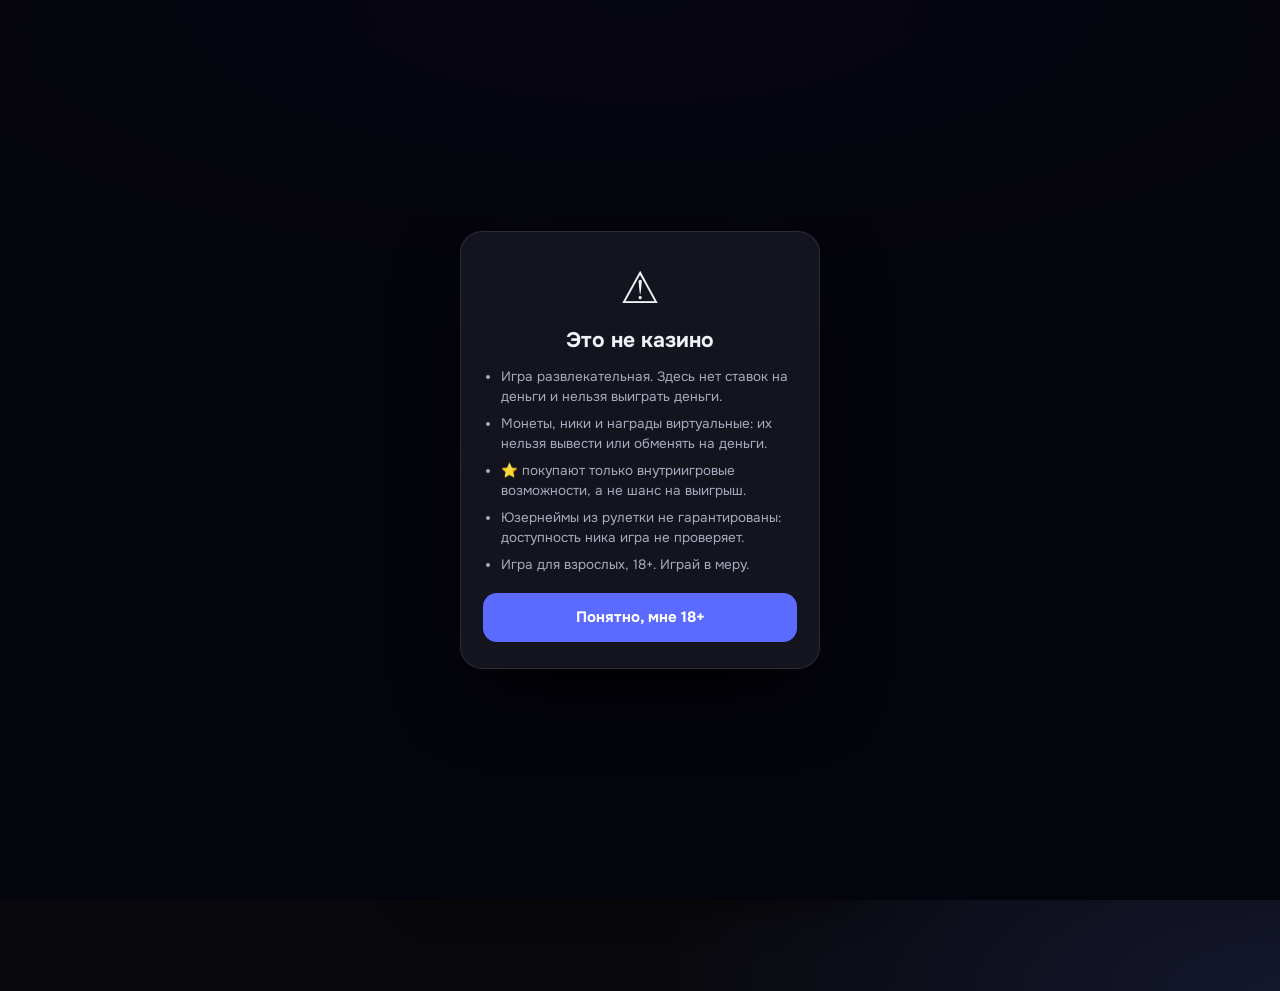
<file: index.html>
<!DOCTYPE html>
<html lang="ru">
<head>
<meta charset="utf-8">
<meta name="viewport" content="width=device-width,initial-scale=1,viewport-fit=cover">
<meta name="theme-color" content="#0D0B1A">
<title>Нейм-рулетка</title>
<link rel="preconnect" href="https://fonts.googleapis.com">
<link rel="preconnect" href="https://fonts.gstatic.com" crossorigin>
<link href="https://fonts.googleapis.com/css2?family=Unbounded:wght@600;800&family=Onest:wght@400;500;700&display=swap" rel="stylesheet">
<script src="https://telegram.org/js/telegram-web-app.js"></script>
<link rel="prefetch" href="shop.html"><link rel="prefetch" href="auction.html"><link rel="prefetch" href="rating.html">
<link rel="stylesheet" href="css/style.css?v=20261102zzzw"><link rel="stylesheet" href="css/v2.css?v=20261102zzzw"><script>try{if((JSON.parse(localStorage.getItem("nameroulette")||"{}")).ui2!==0)document.documentElement.classList.add("v2")}catch(e){document.documentElement.classList.add("v2")}</script>
</head>
<body>
<div id="boot" aria-hidden="true"><div class="bt-glow"></div><div class="bt-logo"><span>@</span></div>
<div class="bt-reels" id="btr"></div><div class="bt-sub">Рулетка юзернеймов</div>
<div class="bt-bar"><i id="btb"></i></div><div class="bt-note">Загрузка…</div></div>
<style>
#boot{position:fixed;inset:0;z-index:9999;display:flex;flex-direction:column;align-items:center;justify-content:center;gap:18px;padding:24px;background:radial-gradient(90% 45% at 50% 0,#2a2273 0,transparent 70%),#0D0B1A;color:#F2EFFF;font-family:'Unbounded',system-ui,sans-serif;transition:opacity .55s ease,transform .55s ease,filter .55s ease}
#boot.out{opacity:0;transform:scale(1.06);filter:blur(6px);pointer-events:none}
.bt-glow{position:absolute;width:340px;height:340px;border-radius:50%;background:radial-gradient(circle,rgba(110,90,255,.35),transparent 65%);animation:btg 2.4s ease-in-out infinite}
.bt-logo{position:relative;width:92px;height:92px;border-radius:28px;display:grid;place-items:center;background:linear-gradient(145deg,#5B6BFF,#9B5BFF);box-shadow:0 0 0 3px #4B4399,0 14px 40px rgba(91,107,255,.5);animation:btl 1.8s cubic-bezier(.3,.9,.3,1) both,btf 3s ease-in-out 1.8s infinite}
.bt-logo span{font:800 50px 'Unbounded',system-ui,sans-serif;color:#fff;text-shadow:0 3px 0 rgba(0,0,0,.25)}
.bt-logo::before,.bt-logo::after{content:"";position:absolute;inset:0;border-radius:28px;border:2px solid #7C8CFF;opacity:0;animation:btr 2.2s cubic-bezier(.2,.6,.3,1) infinite;pointer-events:none}
.bt-logo::after{animation-delay:1.1s}
.bt-reels{position:relative;display:flex;gap:4px;justify-content:center;flex-wrap:nowrap;max-width:100%}
.bt-reels b{width:26px;height:38px;display:grid;place-items:center;border-radius:9px;background:#171430;border:2px solid #4B4399;font:800 17px 'Unbounded',system-ui,sans-serif;color:#9AA5DB;overflow:hidden}
.bt-reels b.lk{color:#fff;border-color:#9B8CFF;background:#241F4A;animation:btp .35s cubic-bezier(.3,1.6,.5,1)}
.bt-reels b.dash{width:14px;border:0;background:none}
.bt-sub{position:relative;color:#A29CD6;font:600 13px system-ui,sans-serif;letter-spacing:.16em;text-transform:uppercase}
.bt-bar{position:relative;width:min(240px,70vw);height:8px;border-radius:99px;background:#241F4A;border:2px solid #4B4399;overflow:hidden}
.bt-bar i{display:block;height:100%;width:6%;border-radius:99px;background:linear-gradient(90deg,#5B6BFF,#27D9BD);transition:width .4s ease;box-shadow:0 0 12px #5B6BFF}
.bt-note{position:relative;color:#A29CD6;font:600 12px system-ui,sans-serif;min-height:16px}
@keyframes btl{from{transform:scale(.3) rotate(-25deg);opacity:0}60%{transform:scale(1.12) rotate(4deg);opacity:1}to{transform:none}}
@keyframes btf{50%{transform:translateY(-6px)}}
@keyframes btr{0%{transform:scale(1);opacity:.7}100%{transform:scale(1.7);opacity:0}}
@keyframes btg{50%{transform:scale(1.15);opacity:.7}}
@keyframes btp{from{transform:scale(.6)}}
@media (prefers-reduced-motion:reduce){#boot,#boot *{animation:none!important;transition:opacity .2s!important}.bt-logo::before,.bt-logo::after{display:none}}
</style>
<script>
(function(){
  var T0=Date.now(),W='НЕЙМ-РУЛЕТКА',el=document.getElementById('btr'),bar=document.getElementById('btb'),boot=document.getElementById('boot'),seen=0,done=0;
  try{seen=sessionStorage.getItem('nrboot')==='1'}catch(e){}
  var nav=0;try{nav=sessionStorage.getItem('nr_nav')==='1';sessionStorage.removeItem('nr_nav')}catch(e){}
  if(nav){boot.style.display='none';document.documentElement.className+=' navin'}
  var MIN=seen?450:1900,rm=window.matchMedia&&matchMedia('(prefers-reduced-motion:reduce)').matches;
  var pool='ABCDEFGHJKLMNPRSTUVWXYZ0123456789@#$%',cells=[];
  for(var i=0;i<W.length;i++){var c=document.createElement('b');if(W[i]==='-'){c.className='dash';c.textContent='-';cells.push(null)}else{c.textContent=rm?W[i]:pool[Math.floor(Math.random()*pool.length)];if(rm)c.className='lk';cells.push(c)}el.appendChild(c)}
  var iv=rm?0:setInterval(function(){var t=Date.now()-T0;cells.forEach(function(c,i){if(!c||c.className==='lk')return;
    if(t>350+i*(seen?40:110)){c.textContent=W[i];c.className='lk'}else c.textContent=pool[Math.floor(Math.random()*pool.length)]})},60);
  var pv=setInterval(function(){var p=Math.min(90,6+(Date.now()-T0)/MIN*70);bar.style.width=p+'%'},120);
  function finish(force){
    if(done)return;done=1;
    var wait=force?0:Math.max(0,MIN-(Date.now()-T0));
    // буквы продолжают крутиться до конца; перед закрытием все «защёлкиваются» в слово
    setTimeout(function(){clearInterval(iv);clearInterval(pv);bar.style.width='100%';cells.forEach(function(c,i){if(c&&c.className!=='lk'){c.textContent=W[i];c.className='lk'}});
      setTimeout(function(){boot.className='out';try{sessionStorage.setItem('nrboot','1')}catch(e){}setTimeout(function(){boot.remove()},650)},force?0:seen?120:450)},wait);
  }
  window.bootDone=function(force){
    if(force)return finish(true);
    var go=function(){finish(false)};
    if(document.fonts&&document.fonts.ready){var to=setTimeout(go,1500);document.fonts.ready.then(function(){clearTimeout(to);go()})}else go();
  };
  addEventListener('error',function(){setTimeout(function(){window.bootDone(true)},300)});
  setTimeout(function(){window.bootDone(true)},8000);   // запасной выход: загрузочный экран не должен закрыть игру навсегда
})();
</script>

<canvas id="fx"></canvas>
<div id="vig" aria-hidden="true"></div>
<div class="app">
  <header>
    <div class="brand">
      <button class="prof-btn" id="prof-btn" aria-label="Профиль" aria-pressed="false"><svg viewBox="0 0 24 24" width="22" height="22" fill="none" stroke="currentColor" stroke-width="2.4" stroke-linecap="round" aria-hidden="true"><circle cx="12" cy="8" r="4"/><path d="M4 21c0-4.4 3.6-7 8-7s8 2.6 8 7"/></svg></button>
      <h1>Нейм-рулетка</h1>
    </div>
    <div class="top"><div class="pill" id="coins"></div><button class="pill spill" id="sbal" aria-label="Звёздный баланс"></button><button class="bon-btn" id="bon-btn" aria-label="Бонусы" aria-pressed="false"><svg viewBox="0 0 24 24" width="22" height="22" fill="none" stroke="currentColor" stroke-width="2.4" stroke-linecap="round" stroke-linejoin="round" aria-hidden="true"><rect x="3" y="8" width="18" height="4" rx="1"/><path d="M12 8v13M5 12v8a1 1 0 0 0 1 1h12a1 1 0 0 0 1-1v-8M8 8a2.5 2.5 0 1 1 0-5c2 0 4 2.5 4 5 0-2.5 2-5 4-5a2.5 2.5 0 1 1 0 5"/></svg><i class="dot" hidden></i></button></div>
  </header>

  <section id="tab-game">
    <div id="notes" class="ncards"></div>
    <div id="live" class="livebar" hidden></div>
    <div class="ptabs" id="gsub" role="tablist"></div>
    <div class="reelw"><div id="reels"></div><button class="anpk" id="anpk" aria-haspopup="true" aria-expanded="false" aria-label="Анимация крутки"></button><div class="anmenu" id="anmenu" hidden></div></div>
    <div class="hint" id="idle">Крути, чтобы выбить юзернейм</div>
    <div class="src" id="src" role="group" aria-label="Чем платить"></div>
    <div class="en" id="en"></div>
    <div class="seg" id="seg" role="group" aria-label="Режим"></div>
    <div class="seg two" id="cnt" role="group" aria-label="Сколько открыть"></div>
    <button class="spin" id="spin"></button>
    <div class="spres" id="spres" hidden aria-live="polite"></div>
    <div class="stats"><span id="st-spins"></span><span id="st-best"></span></div>
    <p class="gmage notcas"><b>18+</b> Это не казино. Монеты и ники виртуальные, выиграть или вывести деньги нельзя. <a href="terms.html">Условия</a> · <a href="privacy.html">Конфиденциальность</a></p>
    <div id="cases"></div>
  </section>

  <section id="tab-col" class="list" hidden></section>
  <section id="tab-up" class="list" hidden></section>
  <section id="tab-prof" class="prof" hidden></section>
  <section id="tab-bon" class="list bon" hidden></section>
  <section id="tab-ach" class="list ach-page" hidden></section>
  <section id="tab-show" class="list" hidden></section>
  <section id="tab-top" class="list" hidden></section>
  <section id="tab-clan" class="list" hidden></section>
  <section id="tab-market" class="list" hidden></section>
  <section id="tab-museum" class="list" hidden></section>
</div>
<nav role="tablist">
  <button role="tab" aria-selected="true" data-tab="game"><svg viewBox="0 0 24 24" fill="none" stroke="currentColor" stroke-width="2.2" stroke-linecap="round" stroke-linejoin="round" aria-hidden="true"><rect x="3" y="3" width="18" height="18" rx="4"/><circle cx="8.5" cy="8.5" r="1.2"/><circle cx="15.5" cy="15.5" r="1.2"/><circle cx="12" cy="12" r="1.2"/></svg><span>Крутить</span></button>
  <button role="tab" aria-selected="false" data-tab="col"><svg viewBox="0 0 24 24" fill="none" stroke="currentColor" stroke-width="2.2" stroke-linecap="round" stroke-linejoin="round" aria-hidden="true"><path d="M3 8l9-5 9 5v8l-9 5-9-5z"/><path d="M3 8l9 5 9-5M12 13v8"/></svg><span>Склад</span></button>
  <button role="tab" aria-selected="false" data-tab="shop"><svg viewBox="0 0 24 24" fill="none" stroke="currentColor" stroke-width="2.2" stroke-linecap="round" stroke-linejoin="round" aria-hidden="true"><path d="M5 8h14l-1 12H6z"/><path d="M9 8V6a3 3 0 0 1 6 0v2"/></svg><span>Магазин</span></button>
  <button role="tab" aria-selected="false" data-tab="top"><svg viewBox="0 0 24 24" fill="none" stroke="currentColor" stroke-width="2.2" stroke-linecap="round" stroke-linejoin="round" aria-hidden="true"><path d="M8 4h8v5a4 4 0 0 1-8 0z"/><path d="M8 6H5a2 2 0 0 0 3 4M16 6h3a2 2 0 0 1-3 4M12 13v4M8 20h8M10 17h4"/></svg><span>Рейтинг</span></button>
  <button role="tab" aria-selected="false" data-tab="more"><svg viewBox="0 0 24 24" fill="none" stroke="currentColor" stroke-width="2.2" stroke-linecap="round" stroke-linejoin="round" aria-hidden="true"><circle cx="5" cy="12" r="1.3"/><circle cx="12" cy="12" r="1.3"/><circle cx="19" cy="12" r="1.3"/></svg><span>Ещё</span></button>
</nav>
<div class="selbar" id="selbar"><span id="selinfo"></span><button class="btn main sm" id="selsell">Продать</button></div>
<div class="toast" id="toast" role="status"></div>

<script src="js/app.js?v=20261102zzzw"></script>
<script src="js/season.js?v=20261102zzzw"></script>
<script src="js/epic.js?v=20261102zzzw"></script>
</body>
</html>
</file>
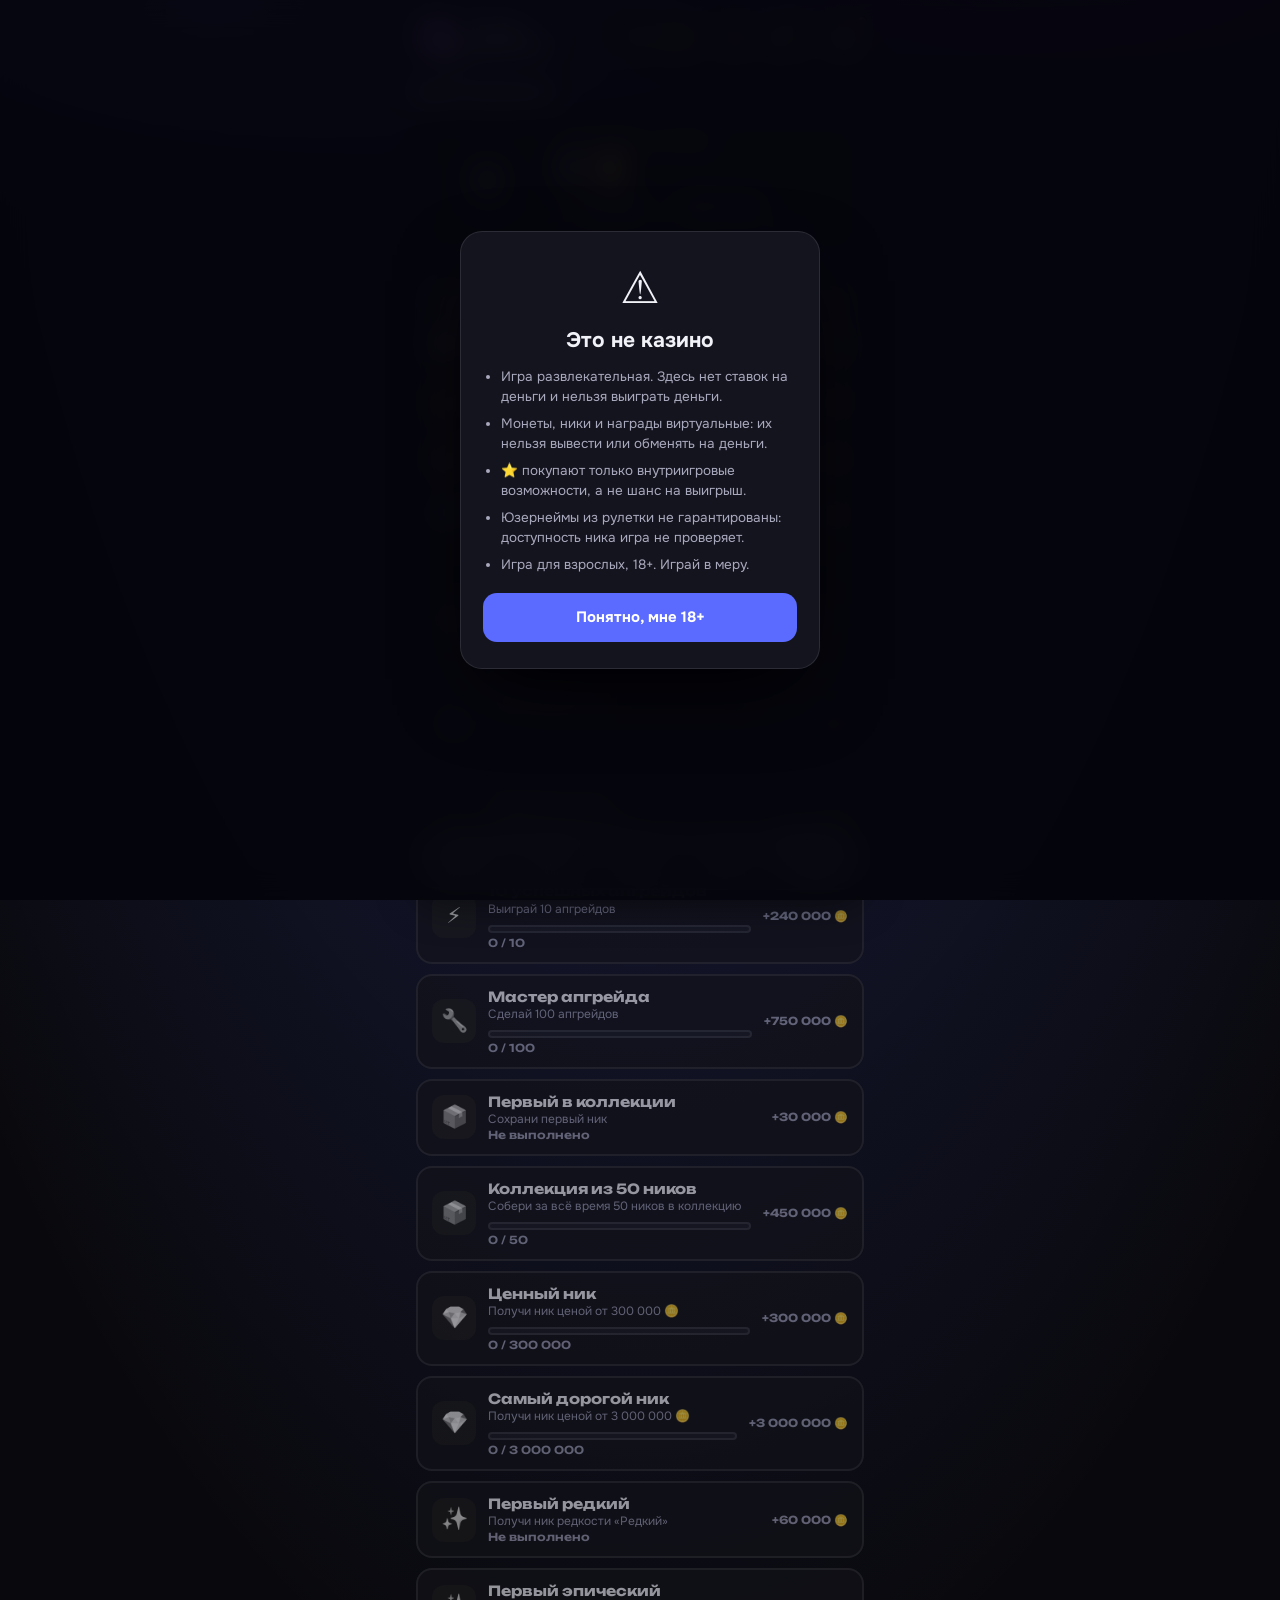
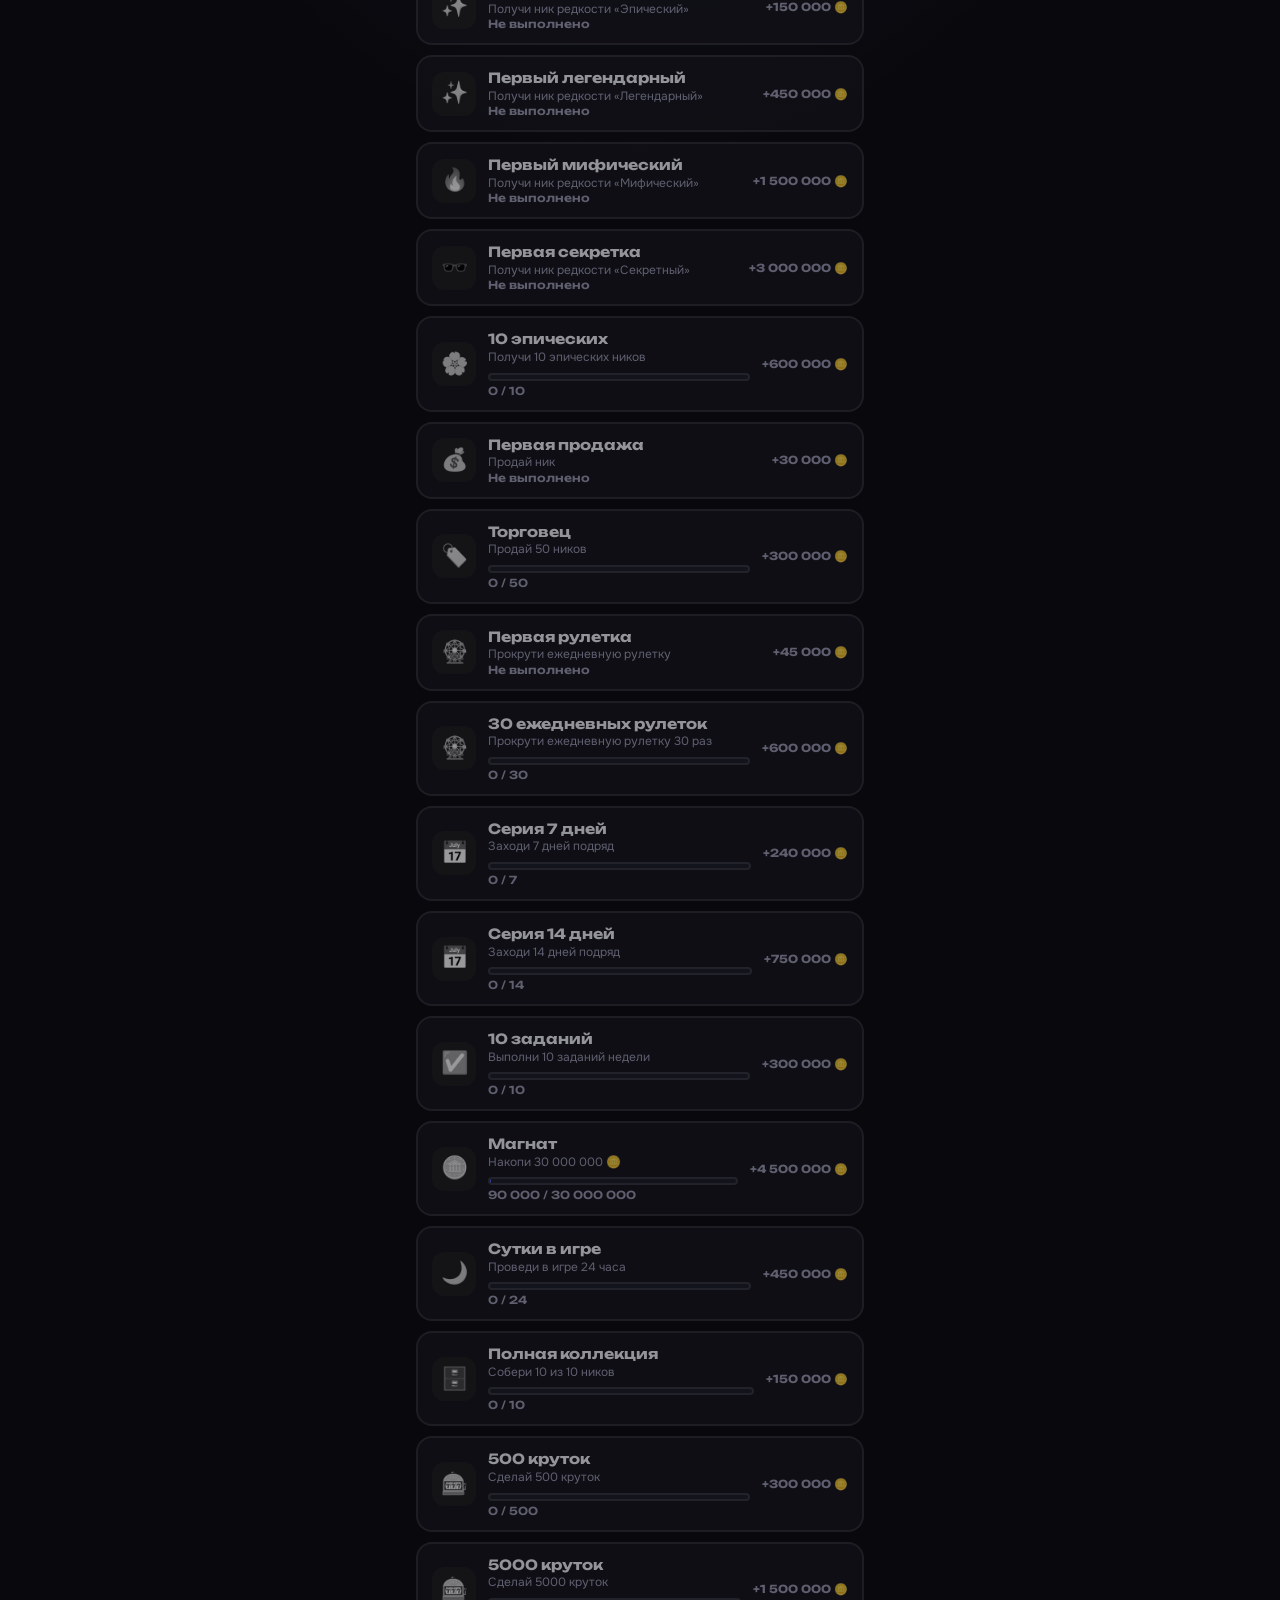
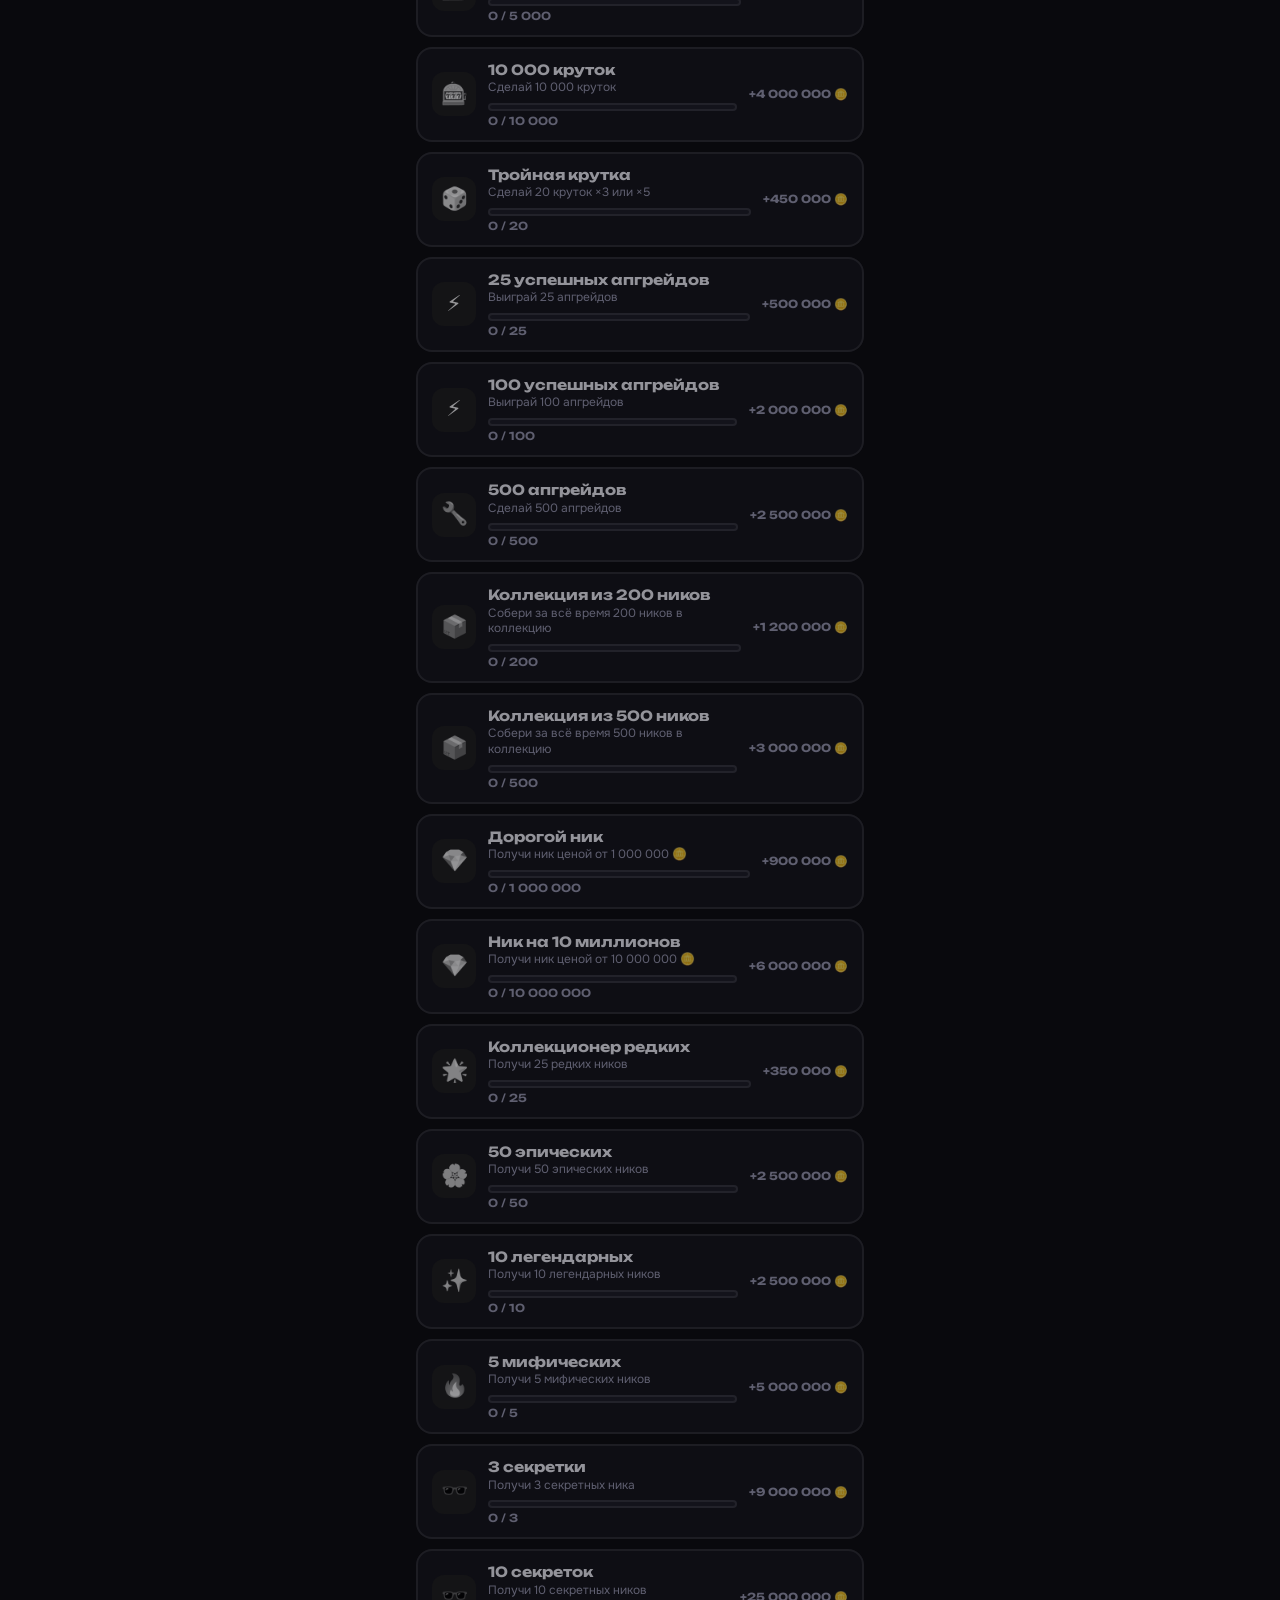
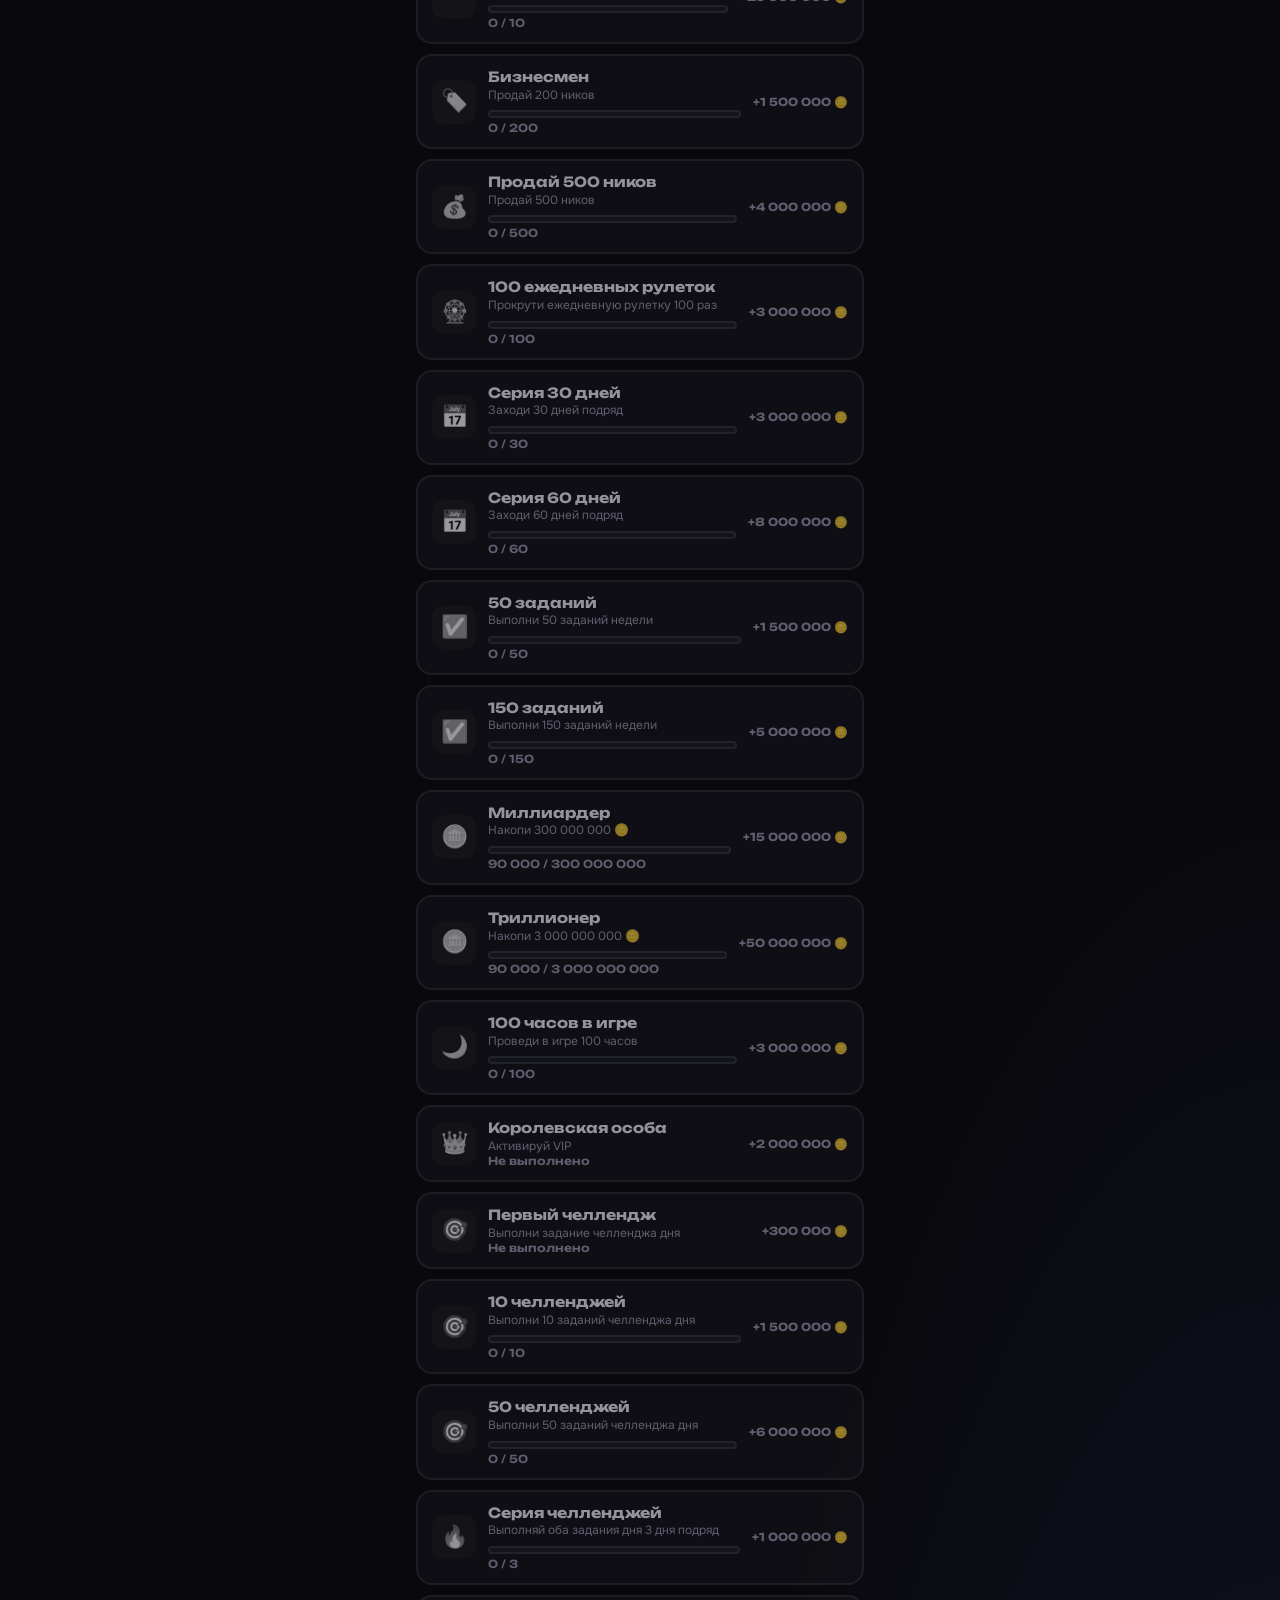
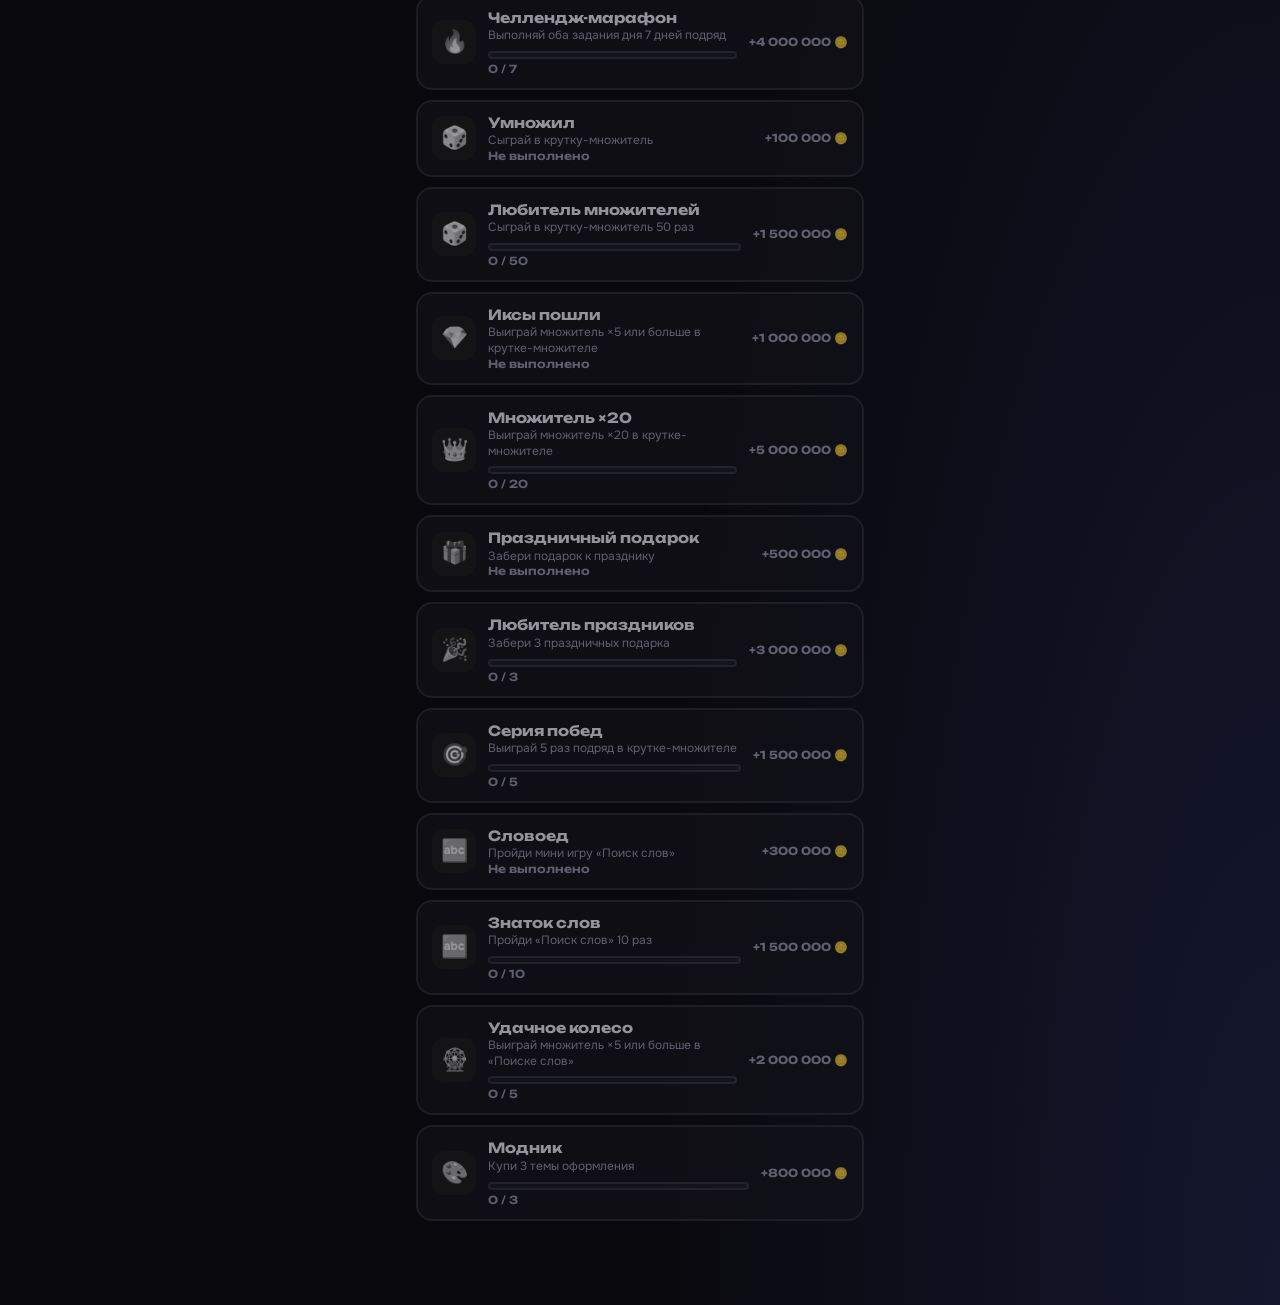
<file: achievements.html>
<!DOCTYPE html>
<html lang="ru">
<head>
<meta charset="utf-8">
<meta name="viewport" content="width=device-width,initial-scale=1,viewport-fit=cover">
<meta name="theme-color" content="#0D0B1A">
<title>Достижения — Нейм-рулетка</title>
<link rel="preconnect" href="https://fonts.googleapis.com">
<link rel="preconnect" href="https://fonts.gstatic.com" crossorigin>
<link href="https://fonts.googleapis.com/css2?family=Unbounded:wght@600;800&family=Onest:wght@400;500;700&display=swap" rel="stylesheet">
<script src="https://telegram.org/js/telegram-web-app.js"></script>
<link rel="stylesheet" href="css/style.css?v=20261102zzzw"><link rel="stylesheet" href="css/v2.css?v=20261102zzzw"><script>try{if((JSON.parse(localStorage.getItem("nameroulette")||"{}")).ui2!==0)document.documentElement.classList.add("v2")}catch(e){document.documentElement.classList.add("v2")}</script>
</head>
<body data-page="ach">
<div id="boot" aria-hidden="true"><div class="bt-glow"></div><div class="bt-logo"><span>@</span></div>
<div class="bt-reels" id="btr"></div><div class="bt-sub">Рулетка юзернеймов</div>
<div class="bt-bar"><i id="btb"></i></div><div class="bt-note">Загрузка…</div></div>
<style>
#boot{position:fixed;inset:0;z-index:9999;display:flex;flex-direction:column;align-items:center;justify-content:center;gap:18px;padding:24px;background:radial-gradient(90% 45% at 50% 0,#2a2273 0,transparent 70%),#0D0B1A;color:#F2EFFF;font-family:'Unbounded',system-ui,sans-serif;transition:opacity .55s ease,transform .55s ease,filter .55s ease}
#boot.out{opacity:0;transform:scale(1.06);filter:blur(6px);pointer-events:none}
.bt-glow{position:absolute;width:340px;height:340px;border-radius:50%;background:radial-gradient(circle,rgba(110,90,255,.35),transparent 65%);animation:btg 2.4s ease-in-out infinite}
.bt-logo{position:relative;width:92px;height:92px;border-radius:28px;display:grid;place-items:center;background:linear-gradient(145deg,#5B6BFF,#9B5BFF);box-shadow:0 0 0 3px #4B4399,0 14px 40px rgba(91,107,255,.5);animation:btl 1.8s cubic-bezier(.3,.9,.3,1) both,btf 3s ease-in-out 1.8s infinite}
.bt-logo span{font:800 50px 'Unbounded',system-ui,sans-serif;color:#fff;text-shadow:0 3px 0 rgba(0,0,0,.25)}
.bt-logo::before,.bt-logo::after{content:"";position:absolute;inset:0;border-radius:28px;border:2px solid #7C8CFF;opacity:0;animation:btr 2.2s cubic-bezier(.2,.6,.3,1) infinite;pointer-events:none}
.bt-logo::after{animation-delay:1.1s}
.bt-reels{position:relative;display:flex;gap:4px;justify-content:center;flex-wrap:nowrap;max-width:100%}
.bt-reels b{width:26px;height:38px;display:grid;place-items:center;border-radius:9px;background:#171430;border:2px solid #4B4399;font:800 17px 'Unbounded',system-ui,sans-serif;color:#9AA5DB;overflow:hidden}
.bt-reels b.lk{color:#fff;border-color:#9B8CFF;background:#241F4A;animation:btp .35s cubic-bezier(.3,1.6,.5,1)}
.bt-reels b.dash{width:14px;border:0;background:none}
.bt-sub{position:relative;color:#A29CD6;font:600 13px system-ui,sans-serif;letter-spacing:.16em;text-transform:uppercase}
.bt-bar{position:relative;width:min(240px,70vw);height:8px;border-radius:99px;background:#241F4A;border:2px solid #4B4399;overflow:hidden}
.bt-bar i{display:block;height:100%;width:6%;border-radius:99px;background:linear-gradient(90deg,#5B6BFF,#27D9BD);transition:width .4s ease;box-shadow:0 0 12px #5B6BFF}
.bt-note{position:relative;color:#A29CD6;font:600 12px system-ui,sans-serif;min-height:16px}
@keyframes btl{from{transform:scale(.3) rotate(-25deg);opacity:0}60%{transform:scale(1.12) rotate(4deg);opacity:1}to{transform:none}}
@keyframes btf{50%{transform:translateY(-6px)}}
@keyframes btr{0%{transform:scale(1);opacity:.7}100%{transform:scale(1.7);opacity:0}}
@keyframes btg{50%{transform:scale(1.15);opacity:.7}}
@keyframes btp{from{transform:scale(.6)}}
@media (prefers-reduced-motion:reduce){#boot,#boot *{animation:none!important;transition:opacity .2s!important}.bt-logo::before,.bt-logo::after{display:none}}
</style>
<script>
(function(){
  var T0=Date.now(),W='НЕЙМ-РУЛЕТКА',el=document.getElementById('btr'),bar=document.getElementById('btb'),boot=document.getElementById('boot'),seen=0,done=0;
  try{seen=sessionStorage.getItem('nrboot')==='1'}catch(e){}
  var nav=0;try{nav=sessionStorage.getItem('nr_nav')==='1';sessionStorage.removeItem('nr_nav')}catch(e){}
  if(nav){boot.style.display='none';document.documentElement.className+=' navin'}
  var MIN=seen?450:1900,rm=window.matchMedia&&matchMedia('(prefers-reduced-motion:reduce)').matches;
  var pool='ABCDEFGHJKLMNPRSTUVWXYZ0123456789@#$%',cells=[];
  for(var i=0;i<W.length;i++){var c=document.createElement('b');if(W[i]==='-'){c.className='dash';c.textContent='-';cells.push(null)}else{c.textContent=rm?W[i]:pool[Math.floor(Math.random()*pool.length)];if(rm)c.className='lk';cells.push(c)}el.appendChild(c)}
  var iv=rm?0:setInterval(function(){var t=Date.now()-T0;cells.forEach(function(c,i){if(!c||c.className==='lk')return;
    if(t>350+i*(seen?40:110)){c.textContent=W[i];c.className='lk'}else c.textContent=pool[Math.floor(Math.random()*pool.length)]})},60);
  var pv=setInterval(function(){var p=Math.min(90,6+(Date.now()-T0)/MIN*70);bar.style.width=p+'%'},120);
  function finish(force){
    if(done)return;done=1;
    var wait=force?0:Math.max(0,MIN-(Date.now()-T0));
    // буквы продолжают крутиться до конца; перед закрытием все «защёлкиваются» в слово
    setTimeout(function(){clearInterval(iv);clearInterval(pv);bar.style.width='100%';cells.forEach(function(c,i){if(c&&c.className!=='lk'){c.textContent=W[i];c.className='lk'}});
      setTimeout(function(){boot.className='out';try{sessionStorage.setItem('nrboot','1')}catch(e){}setTimeout(function(){boot.remove()},650)},force?0:seen?120:450)},wait);
  }
  window.bootDone=function(force){
    if(force)return finish(true);
    var go=function(){finish(false)};
    if(document.fonts&&document.fonts.ready){var to=setTimeout(go,1500);document.fonts.ready.then(function(){clearTimeout(to);go()})}else go();
  };
  addEventListener('error',function(){setTimeout(function(){window.bootDone(true)},300)});
  setTimeout(function(){window.bootDone(true)},8000);   // запасной выход: загрузочный экран не должен закрыть игру навсегда
})();
</script>

<canvas id="fx"></canvas>
<div id="vig" aria-hidden="true"></div>
<div class="app">
  <header>
    <div class="brand">
      <button class="prof-btn" id="prof-btn" aria-label="Профиль" aria-pressed="false"><svg viewBox="0 0 24 24" width="22" height="22" fill="none" stroke="currentColor" stroke-width="2.4" stroke-linecap="round" aria-hidden="true"><circle cx="12" cy="8" r="4"/><path d="M4 21c0-4.4 3.6-7 8-7s8 2.6 8 7"/></svg></button>
      <h1>Нейм-рулетка</h1>
    </div>
    <div class="top"><div class="pill" id="coins"></div><button class="pill spill" id="sbal" aria-label="Звёздный баланс"></button><button class="bon-btn" id="bon-btn" aria-label="Бонусы" aria-pressed="false"><svg viewBox="0 0 24 24" width="22" height="22" fill="none" stroke="currentColor" stroke-width="2.4" stroke-linecap="round" stroke-linejoin="round" aria-hidden="true"><rect x="3" y="8" width="18" height="4" rx="1"/><path d="M12 8v13M5 12v8a1 1 0 0 0 1 1h12a1 1 0 0 0 1-1v-8M8 8a2.5 2.5 0 1 1 0-5c2 0 4 2.5 4 5 0-2.5 2-5 4-5a2.5 2.5 0 1 1 0 5"/></svg><i class="dot" hidden></i></button></div>
  </header>

  <section id="tab-game">
    <div id="reels"></div>
    <div class="hint" id="idle">Крути, чтобы выбить юзернейм</div>
    <div class="src" id="src" role="group" aria-label="Чем платить"></div>
    <div class="en" id="en"></div>
    <div class="seg" id="seg" role="group" aria-label="Режим"></div>
    <div class="seg two" id="cnt" role="group" aria-label="Сколько открыть"></div>
    <button class="spin" id="spin"></button>
    <div class="stats"><span id="st-spins"></span><span id="st-best"></span></div>
    <div id="cases"></div>
  </section>

  <section id="tab-col" class="list" hidden></section>
  <section id="tab-up" class="list" hidden></section>
  <section id="tab-prof" class="prof" hidden></section>
  <section id="tab-bon" class="list bon" hidden></section>
  <section id="tab-ach" class="list ach-page" hidden></section>
  <section id="tab-show" class="list" hidden></section>
  <section id="tab-top" class="list" hidden></section>
  <section id="tab-clan" class="list" hidden></section>
  <section id="tab-market" class="list" hidden></section>
  <section id="tab-museum" class="list" hidden></section>
</div>
<nav role="tablist">
  <button role="tab" aria-selected="true" data-tab="game"><svg viewBox="0 0 24 24" fill="none" stroke="currentColor" stroke-width="2.2" stroke-linecap="round" stroke-linejoin="round" aria-hidden="true"><rect x="3" y="3" width="18" height="18" rx="4"/><circle cx="8.5" cy="8.5" r="1.2"/><circle cx="15.5" cy="15.5" r="1.2"/><circle cx="12" cy="12" r="1.2"/></svg><span>Крутить</span></button>
  <button role="tab" aria-selected="false" data-tab="col"><svg viewBox="0 0 24 24" fill="none" stroke="currentColor" stroke-width="2.2" stroke-linecap="round" stroke-linejoin="round" aria-hidden="true"><path d="M3 8l9-5 9 5v8l-9 5-9-5z"/><path d="M3 8l9 5 9-5M12 13v8"/></svg><span>Склад</span></button>
  <button role="tab" aria-selected="false" data-tab="shop"><svg viewBox="0 0 24 24" fill="none" stroke="currentColor" stroke-width="2.2" stroke-linecap="round" stroke-linejoin="round" aria-hidden="true"><path d="M5 8h14l-1 12H6z"/><path d="M9 8V6a3 3 0 0 1 6 0v2"/></svg><span>Магазин</span></button>
  <button role="tab" aria-selected="false" data-tab="top"><svg viewBox="0 0 24 24" fill="none" stroke="currentColor" stroke-width="2.2" stroke-linecap="round" stroke-linejoin="round" aria-hidden="true"><path d="M8 4h8v5a4 4 0 0 1-8 0z"/><path d="M8 6H5a2 2 0 0 0 3 4M16 6h3a2 2 0 0 1-3 4M12 13v4M8 20h8M10 17h4"/></svg><span>Рейтинг</span></button>
  <button role="tab" aria-selected="false" data-tab="more"><svg viewBox="0 0 24 24" fill="none" stroke="currentColor" stroke-width="2.2" stroke-linecap="round" stroke-linejoin="round" aria-hidden="true"><circle cx="5" cy="12" r="1.3"/><circle cx="12" cy="12" r="1.3"/><circle cx="19" cy="12" r="1.3"/></svg><span>Ещё</span></button>
</nav>
<div class="selbar" id="selbar"><span id="selinfo"></span><button class="btn main sm" id="selsell">Продать</button></div>
<div class="toast" id="toast" role="status"></div>

<script src="js/app.js?v=20261102zzzw"></script>
</body>
</html>
</file>
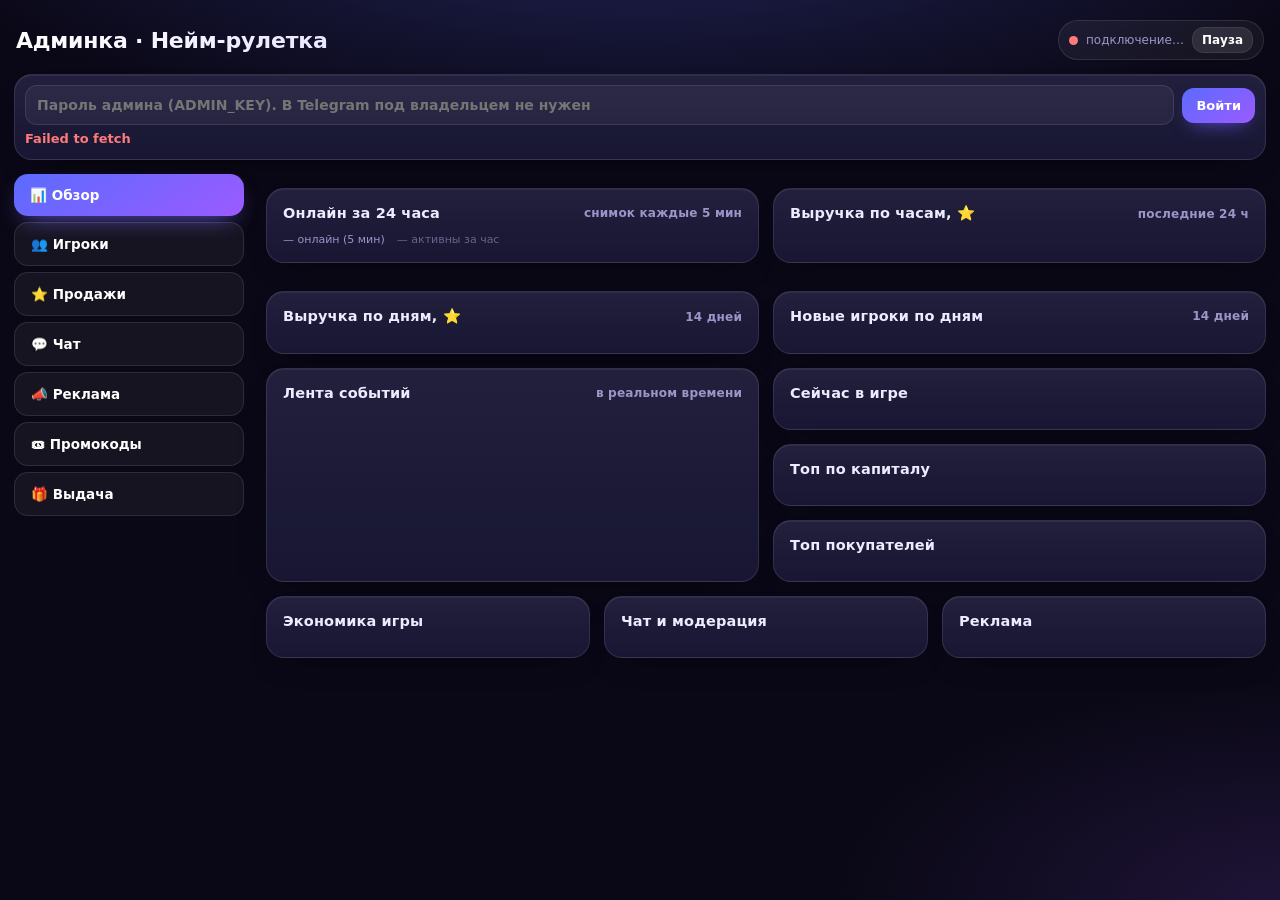
<file: admin.html>
<!DOCTYPE html>
<html lang="ru">
<head>
<meta charset="utf-8">
<meta name="viewport" content="width=device-width,initial-scale=1,viewport-fit=cover">
<meta name="theme-color" content="#0D0B1A">
<meta name="robots" content="noindex,nofollow">
<title>Админка — Нейм-рулетка</title>
<script src="https://telegram.org/js/telegram-web-app.js"></script>
<style>
*{box-sizing:border-box}
:root{--bg:#0D0B1A;--card:#171430;--bd:#2E2970;--mut:#9A96C8;--ac:#9B8CFF;--ok:#6BE38A;--er:#FF7A7A;--gd:#FFC94A}
body{margin:0;background:var(--bg);color:#EDEBFF;font:500 14px system-ui,-apple-system,Segoe UI,Roboto,sans-serif}
.w{max-width:1180px;margin:0 auto;padding:14px 14px 60px}
.top{display:flex;align-items:center;gap:10px;flex-wrap:wrap;margin-bottom:10px}
h1{font:800 20px system-ui;margin:0;flex:1;min-width:120px}
.live{display:flex;align-items:center;gap:8px;font-size:12px;color:var(--mut)}
.dot{width:9px;height:9px;border-radius:50%;background:var(--ok);box-shadow:0 0 0 0 rgba(107,227,138,.7);animation:pl 1.6s infinite}
.dot.off{background:#777;animation:none}.dot.bad{background:var(--er);animation:none}
@keyframes pl{70%{box-shadow:0 0 0 8px rgba(107,227,138,0)}100%{box-shadow:0 0 0 0 rgba(107,227,138,0)}}
.tabs{display:flex;gap:6px;overflow-x:auto;padding-bottom:6px;margin-bottom:12px;position:sticky;top:0;background:var(--bg);z-index:5;padding-top:6px}
.tabs button{flex:none;white-space:nowrap}
.tabs button.on{background:linear-gradient(145deg,#5B6BFF,#9B5BFF)}
.tabs i{font-style:normal;background:var(--er);color:#fff;border-radius:9px;padding:1px 6px;margin-left:5px;font-size:11px}
input,select{width:100%;padding:11px;border-radius:11px;border:2px solid var(--bd);background:var(--bg);color:#fff;font:600 14px system-ui;min-width:0}
button{padding:10px 14px;border-radius:11px;border:0;background:var(--bd);color:#fff;font:700 13px system-ui;cursor:pointer}
button.m{background:linear-gradient(145deg,#5B6BFF,#9B5BFF)}button.d{background:#6b2430}button:disabled{opacity:.5}
button.sm{padding:5px 9px;font-size:12px}
.c{background:var(--card);border:2px solid var(--bd);border-radius:16px;padding:14px;margin-bottom:14px}
.c h3{margin:0 0 10px;font:800 14px system-ui;display:flex;justify-content:space-between;align-items:center;gap:8px}
.c h3 small{font-weight:600;color:var(--mut)}
.g{display:grid;gap:14px}.g2{grid-template-columns:1fr 1fr}.g3{grid-template-columns:repeat(3,1fr)}
@media(max-width:820px){.g2,.g3{grid-template-columns:1fr}}
.kp{display:grid;grid-template-columns:repeat(auto-fill,minmax(150px,1fr));gap:10px;margin-bottom:14px}
.k{background:var(--card);border:2px solid var(--bd);border-radius:14px;padding:12px}
.k small{color:var(--mut);font-size:11px;display:block;margin-bottom:4px;font-weight:700;text-transform:uppercase;letter-spacing:.3px}
.k b{font:800 24px system-ui;display:block}.k span{font-size:12px;color:var(--mut)}
.k.fl{animation:fl .9s}@keyframes fl{0%{border-color:var(--ok);background:#1d3a2c}100%{}}
.r{display:flex;gap:8px;align-items:center}.r>input{flex:1}
.lg{display:flex;justify-content:space-between;gap:8px;padding:8px 0;border-top:1px solid var(--bd);font-size:13px;align-items:center}
.lg:first-of-type{border-top:0}.lg small{color:var(--mut)}
.ok{color:var(--ok)}.er{color:var(--er)}.mu{color:var(--mut)}.gd{color:var(--gd)}
.ev{display:flex;gap:8px;padding:7px 0;border-top:1px solid var(--bd);font-size:13px}.ev:first-of-type{border-top:0}
.ev time{color:var(--mut);font-size:11px;flex:none;width:52px;padding-top:2px}.ev.n{animation:fl 1.2s}
table{width:100%;border-collapse:collapse;font-size:13px}th,td{text-align:left;padding:8px 6px;border-top:1px solid var(--bd)}
th{color:var(--mut);font-size:11px;text-transform:uppercase;border-top:0;cursor:pointer;white-space:nowrap}th.on{color:#fff}
tr.row{cursor:pointer}tr.row:hover{background:#1f1b44}
.tw{overflow-x:auto}
.tag{display:inline-block;padding:1px 7px;border-radius:8px;font-size:11px;font-weight:700;background:var(--bd);margin-left:4px}
.tag.r{background:#6b2430}.tag.g{background:#1d4a30}.tag.y{background:#5a4a14}
svg{width:100%;height:auto;display:block}
.leg{display:flex;gap:12px;font-size:11px;color:var(--mut);margin-top:6px}
.bar{height:8px;border-radius:5px;background:var(--bd);overflow:hidden}.bar>i{display:block;height:100%;background:linear-gradient(90deg,#5B6BFF,#9B5BFF)}
#det{position:fixed;inset:0;background:rgba(5,4,15,.75);z-index:20;display:none;overflow:auto;padding:14px}
#det.on{display:block}#det .in{max-width:760px;margin:0 auto;background:var(--card);border:2px solid var(--bd);border-radius:18px;padding:16px}
.chips{display:flex;gap:6px;flex-wrap:wrap;margin:8px 0}
.msg{min-height:18px;font-weight:700;font-size:13px;margin-top:8px}
.frm{display:grid;gap:8px}.frm label{font:700 11px system-ui;color:var(--mut);margin-bottom:-4px}

/* ===== Новый вид админки ===== */
:root{--bg:#0A0816;--card:#141230;--bd:rgba(255,255,255,.1);--mut:#9A96C8;--ac:#9B8CFF;--glass:linear-gradient(180deg,rgba(255,255,255,.06),rgba(255,255,255,.015))}
body{background:radial-gradient(90% 40% at 50% -10%,rgba(91,107,255,.28),transparent 65%),radial-gradient(50% 35% at 100% 100%,rgba(155,91,255,.14),transparent 70%),var(--bg);background-attachment:fixed;font-family:'Onest',system-ui,-apple-system,Segoe UI,Roboto,sans-serif;-webkit-font-smoothing:antialiased}
h1{font:800 22px system-ui;letter-spacing:-.01em;background:linear-gradient(90deg,#fff,#b9b0ff);-webkit-background-clip:text;background-clip:text;color:transparent}
.top{padding:6px 2px 4px}
.live{padding:6px 10px;border-radius:99px;background:rgba(255,255,255,.05);border:1px solid var(--bd)}
.c,.k{background:var(--glass),var(--card);border:1px solid var(--bd);border-radius:18px;box-shadow:0 14px 34px -22px #000,0 1px 0 rgba(255,255,255,.06) inset}
.c{padding:16px}.c h3{font:800 14.5px system-ui;letter-spacing:.01em;margin-bottom:12px}
.k{border-radius:16px;padding:14px}.k small{letter-spacing:.6px}.k b{font:800 26px system-ui;background:linear-gradient(180deg,#fff,#cfc9ff);-webkit-background-clip:text;background-clip:text;color:transparent}
input,select{border:1px solid var(--bd);background:rgba(255,255,255,.05);border-radius:12px;transition:border-color .15s,box-shadow .15s}
input:focus,select:focus{outline:0;border-color:#8f9cf0;box-shadow:0 0 0 3px rgba(143,156,240,.22)}
button{border-radius:12px;background:rgba(255,255,255,.1);border:1px solid rgba(255,255,255,.08);transition:transform .1s,filter .15s,background .15s}
button:hover:not(:disabled){filter:brightness(1.15)}button:active:not(:disabled){transform:scale(.97)}
button.m{border:0;background:linear-gradient(145deg,#5B6BFF,#9B5BFF);box-shadow:0 8px 20px -10px #6a5bff}
button.d{background:rgba(255,90,90,.18);border-color:rgba(255,90,90,.35);color:#ffb3b3}
.tabs{gap:6px;background:transparent}
.tabs button{padding:11px 16px;border-radius:14px;background:rgba(255,255,255,.05);border:1px solid var(--bd);font:700 13.5px system-ui}
.tabs button.on{border:0;background:linear-gradient(145deg,#5B6BFF,#9B5BFF);box-shadow:0 10px 24px -12px #7a6bff}
tr.row:hover{background:rgba(255,255,255,.05)}th,td{border-top:1px solid var(--bd)}
.lg,.ev{border-top:1px solid var(--bd)}
.tag{border-radius:99px;padding:2px 9px;background:rgba(255,255,255,.1)}
.bar{background:rgba(255,255,255,.08)}
#det .in{background:var(--glass),var(--card);border:1px solid var(--bd);border-radius:22px}
*{scrollbar-width:thin;scrollbar-color:rgba(255,255,255,.22) transparent}
::-webkit-scrollbar{width:8px;height:8px}::-webkit-scrollbar-thumb{background:rgba(255,255,255,.2);border-radius:9px}::-webkit-scrollbar-track{background:transparent}
@media(min-width:960px){
  .w{max-width:1400px;display:grid;grid-template-columns:230px minmax(0,1fr);column-gap:22px;align-items:start}
  .w>.top,.w>#kc{grid-column:1/-1}
  .tabs{grid-column:1;grid-row:3;position:sticky;top:14px;flex-direction:column;overflow:visible;padding:0;margin:0}
  .tabs button{text-align:left;width:100%;padding:13px 16px;display:flex;align-items:center;gap:8px}
  .w>section{grid-column:2;grid-row:3;min-width:0}
}
</style>
</head>
<body>
<div class="w">
  <div class="top">
    <h1>Админка · Нейм-рулетка</h1>
    <div class="live"><span class="dot" id="dot"></span><span id="ltxt">подключение…</span><button class="sm" id="pause" type="button">Пауза</button></div>
  </div>
  <div class="c" id="kc" style="padding:10px"><div class="r"><input id="key" type="password" autocomplete="off" placeholder="Пароль админа (ADMIN_KEY). В Telegram под владельцем не нужен"><button class="m" id="kgo" type="button">Войти</button></div><div class="msg er" id="kerr" style="margin:6px 0 0"></div></div>

  <div class="tabs" id="tabs">
    <button data-t="ov" class="on" type="button">📊 Обзор</button>
    <button data-t="pl" type="button">👥 Игроки</button>
    <button data-t="sa" type="button">⭐ Продажи</button>
    <button data-t="ch" type="button">💬 Чат<i id="repb" hidden></i></button>
    <button data-t="ad" type="button">📣 Реклама</button>
    <button data-t="pr" type="button">🎟 Промокоды</button>
    <button data-t="gr" type="button">🎁 Выдача</button>
  </div>

  <!-- ОБЗОР -->
  <section id="t-ov">
    <div class="kp" id="kp"></div>
    <div class="g g2">
      <div class="c"><h3>Онлайн за 24 часа <small>снимок каждые 5 мин</small></h3><div id="chOn"></div><div class="leg"><span>— онлайн (5 мин)</span><span style="opacity:.6">— активны за час</span></div></div>
      <div class="c"><h3>Выручка по часам, ⭐ <small>последние 24 ч</small></h3><div id="chHr"></div></div>
      <div class="c"><h3>Выручка по дням, ⭐ <small>14 дней</small></h3><div id="chDay"></div></div>
      <div class="c"><h3>Новые игроки по дням <small>14 дней</small></h3><div id="chNew"></div></div>
    </div>
    <div class="g g2">
      <div class="c"><h3>Лента событий <small>в реальном времени</small></h3><div id="evs"></div></div>
      <div>
        <div class="c"><h3>Сейчас в игре <small id="onN"></small></h3><div id="onl"></div></div>
        <div class="c"><h3>Топ по капиталу</h3><div id="topn"></div></div>
        <div class="c"><h3>Топ покупателей</h3><div id="topb"></div></div>
      </div>
    </div>
    <div class="g g3">
      <div class="c"><h3>Экономика игры</h3><div id="eco"></div></div>
      <div class="c"><h3>Чат и модерация</h3><div id="mod"></div></div>
      <div class="c"><h3>Реклама</h3><div id="adst"></div></div>
    </div>
  </section>

  <!-- ИГРОКИ -->
  <section id="t-pl" hidden>
    <div class="c">
      <div class="r"><input id="pq" placeholder="Поиск: имя, @username или ID из профиля"><button class="m" id="pgo" type="button">Найти</button></div>
      <div class="chips" id="pf">
        <button class="sm on" data-f="" type="button">Все</button><button class="sm" data-f="online" type="button">Онлайн</button><button class="sm" data-f="new" type="button">Новые 24ч</button><button class="sm" data-f="flag" type="button">Подозрение на читы</button><button class="sm" data-f="hide" type="button">Скрытые</button>
      </div>
      <div class="tw"><table><thead><tr><th>ID</th><th>Игрок</th><th data-s="lvl">Ур.</th><th data-s="net">Капитал</th><th data-s="best">Лучший ник</th><th data-s="first">Вход</th><th data-s="upd" class="on">Был</th></tr></thead><tbody id="ptb"></tbody></table></div>
      <div class="r" style="margin-top:10px;justify-content:space-between"><button class="sm" id="pprev" type="button">← Назад</button><span class="mu" id="pinfo"></span><button class="sm" id="pnext" type="button">Дальше →</button></div>
    </div>
  </section>

  <!-- ПРОДАЖИ -->
  <section id="t-sa" hidden>
    <div class="kp" id="skp"></div>
    <div class="g g2">
      <div class="c"><h3>Последние покупки <small>можно вернуть платёж</small></h3><div id="lp"></div><div class="msg" id="lpm"></div></div>
      <div>
        <div class="c"><h3>Товары за 30 дней</h3><div id="sit"></div></div>
        <div class="c"><h3>Звёзды на балансах игроков</h3><div id="sbal"></div></div>
      </div>
    </div>
  </section>

  <!-- ЧАТ -->
  <section id="t-ch" hidden>
    <div class="g g2">
      <div class="c"><h3>Жалобы игроков <small id="repN"></small></h3><div id="rep"></div></div>
      <div>
        <div class="c"><h3>Активные баны чата</h3><div id="bns"></div></div>
        <div class="c"><h3>Последние сообщения</h3><div id="rcn" style="max-height:520px;overflow:auto"></div></div>
      </div>
    </div>
  </section>

  <!-- РЕКЛАМА -->
  <section id="t-ad" hidden>
    <div class="g g2">
      <div class="c"><h3>Новая реклама</h3>
        <div class="frm">
          <label for="adt">Заголовок (до 30 символов)</label><input id="adt" maxlength="30" placeholder="Название канала или бренда">
          <label for="adx">Текст (до 90 символов)</label><input id="adx" maxlength="90" placeholder="Коротко, что предлагаем">
          <label for="adu">Ссылка (https://…)</label><input id="adu" placeholder="https://t.me/канал">
          <div class="r"><input id="add" inputmode="numeric" placeholder="дней показа, 0 = без срока"><button class="m" id="adgo" type="button">Добавить</button></div>
        </div>
        <p class="mu" style="font-size:12px;margin:10px 0 0">Контакт для рекламодателей в игре: @ddwwks</p>
      </div>
      <div class="c"><h3>Кампании</h3><div id="adl"></div></div>
    </div>
  </section>

  <!-- ПРОМОКОДЫ -->
  <section id="t-pr" hidden>
    <div class="g g2">
      <div class="c"><h3>Создать / изменить код</h3>
        <div class="frm">
          <label for="prc">Код (A–Z, 0–9, _ -)</label><input id="prc" maxlength="24" placeholder="SUMMER">
          <label for="prk">Награда</label><select id="prk"><option value="case">Кейс «Звёздный»</option><option value="coins">Монеты</option></select>
          <label for="prn" id="prnl">Сколько кейсов (1–50)</label><input id="prn" inputmode="numeric" value="1">
          <label for="prm">Сколько раз можно использовать (0 = без лимита)</label><input id="prm" inputmode="numeric" value="0">
          <label for="prd">Срок, дней (0 = без срока)</label><input id="prd" inputmode="numeric" value="0">
          <button class="m" id="prgo" type="button">Сохранить</button><div class="msg" id="prmsg"></div>
        </div>
      </div>
      <div class="c"><h3>Все коды</h3><div id="prl"></div></div>
    </div>
  </section>

  <!-- ВЫДАЧА -->
  <section id="t-gr" hidden>
    <div class="g g2">
      <div class="c"><h3>Выдать монеты</h3>
        <div class="frm">
          <label for="gid">ID игрока (из профиля)</label><input id="gid" inputmode="numeric" placeholder="например 123456">
          <button id="gfind" type="button">Найти игрока</button><div id="gpl"></div>
          <label for="gam">Сумма монет (минус — списать)</label><input id="gam" inputmode="numeric" placeholder="например 5 000 000">
          <div class="chips"><button class="sm" data-a="100000" type="button">100K</button><button class="sm" data-a="1000000" type="button">1M</button><button class="sm" data-a="10000000" type="button">10M</button><button class="sm" data-a="100000000" type="button">100M</button></div>
          <button class="m" id="ggo" type="button">Выдать</button><div class="msg" id="gmsg"></div>
        </div>
      </div>
      <div class="c"><h3>Последние выдачи</h3><div id="glog"></div></div>
    </div>
  </section>
</div>

<div id="det"><div class="in" id="detin"></div></div>

<script>
const API='https://rt.wsmp.workers.dev';
const tg=window.Telegram&&Telegram.WebApp;try{tg&&tg.ready()}catch(e){}
const $=s=>document.querySelector(s);
const esc=s=>String(s==null?'':s).replace(/[&<>"']/g,c=>({'&':'&amp;','<':'&lt;','>':'&gt;','"':'&quot;',"'":'&#39;'}[c]));
const fmt=n=>Number(n||0).toLocaleString('ru-RU');
const short=n=>{n=Number(n||0);const a=Math.abs(n);return a>=1e9?(n/1e9).toFixed(1)+'B':a>=1e6?(n/1e6).toFixed(1)+'M':a>=1e3?(n/1e3).toFixed(1)+'K':String(Math.round(n))};
const TZ=-new Date().getTimezoneOffset();
const ago=ts=>{if(!ts)return '—';const s=Math.max(0,(Date.now()-ts)/1000|0);return s<10?'сейчас':s<60?s+' с':s<3600?(s/60|0)+' мин':s<86400?(s/3600|0)+' ч':(s/86400|0)+' дн'};
const hm=ts=>new Date(ts).toLocaleTimeString('ru-RU',{hour:'2-digit',minute:'2-digit'});
const dt=ts=>new Date(ts).toLocaleString('ru-RU',{day:'2-digit',month:'2-digit',hour:'2-digit',minute:'2-digit'});
const dd=ts=>new Date(ts).toLocaleDateString('ru-RU',{day:'2-digit',month:'2-digit'});
try{$('#key').value=sessionStorage.getItem('nr_ak')||''}catch(e){}

async function req(path,body){
  const key=$('#key').value.trim();try{sessionStorage.setItem('nr_ak',key)}catch(e){}
  const r=await fetch(API+path,{method:body?'POST':'GET',headers:{'Content-Type':'application/json','X-Admin-Key':key,'X-Init-Data':tg&&tg.initData||''},body:body?JSON.stringify(body):undefined});
  let d={};try{d=await r.json()}catch(e){}
  if(r.status===401)throw new Error('Нет доступа: неверный пароль');
  if(!r.ok&&r.status!==409)throw new Error(d.error==='nouser'?'Игрок не найден':d.error==='bad'?'Проверь введённые данные':'Ошибка '+r.status);
  d._s=r.status;return d;
}

/* ---------- графики (SVG без библиотек) ---------- */
function bars(vals,labels,opt={}){
  const W=520,H=150,p=22,n=vals.length,mx=Math.max(1,...vals),bw=(W-p*2)/n;
  let s=`<svg viewBox="0 0 ${W} ${H+20}" role="img">`;
  for(let i=0;i<=3;i++){const y=H-(H-14)*i/3;s+=`<line x1="${p}" x2="${W-p}" y1="${y}" y2="${y}" stroke="#2E2970" stroke-width="1"/>`+(i?`<text x="${p-4}" y="${y+4}" fill="#9A96C8" font-size="10" text-anchor="end">${short(mx*i/3)}</text>`:'')}
  vals.forEach((v,i)=>{const h=(H-14)*v/mx,x=p+i*bw+bw*.15;s+=`<rect x="${x}" y="${H-h}" width="${bw*.7}" height="${Math.max(h,v?2:0)}" rx="3" fill="${opt.c||'#7B6BFF'}"><title>${esc(labels[i])}: ${fmt(v)}</title></rect>`;
    if(n<=14||i%Math.ceil(n/8)===0)s+=`<text x="${x+bw*.35}" y="${H+14}" fill="#9A96C8" font-size="10" text-anchor="middle">${esc(labels[i])}</text>`});
  return s+'</svg>';
}
function line(series,labels){
  const W=520,H=150,p=26,n=labels.length;if(n<2)return '<p class="mu">Данные появятся через несколько минут — снимок делается раз в 5 минут.</p>';
  const mx=Math.max(1,...series.flatMap(s=>s.v));
  let s=`<svg viewBox="0 0 ${W} ${H+20}" role="img">`;
  for(let i=0;i<=3;i++){const y=H-(H-14)*i/3;s+=`<line x1="${p}" x2="${W-6}" y1="${y}" y2="${y}" stroke="#2E2970"/>`+(i?`<text x="${p-4}" y="${y+4}" fill="#9A96C8" font-size="10" text-anchor="end">${Math.round(mx*i/3)}</text>`:'')}
  series.forEach(se=>{const pts=se.v.map((v,i)=>[p+(W-p-6)*i/(n-1),H-(H-14)*v/mx]);
    if(se.fill)s+=`<polygon points="${p},${H} ${pts.map(q=>q.join(',')).join(' ')} ${W-6},${H}" fill="${se.c}" opacity=".18"/>`;
    s+=`<polyline points="${pts.map(q=>q.join(',')).join(' ')}" fill="none" stroke="${se.c}" stroke-width="${se.w||2}" opacity="${se.o||1}" stroke-linejoin="round"/>`});
  const step=Math.max(1,Math.floor(n/6));for(let i=0;i<n;i+=step)s+=`<text x="${p+(W-p-6)*i/(n-1)}" y="${H+14}" fill="#9A96C8" font-size="10" text-anchor="${i===0?'start':i+step>=n?'end':'middle'}">${esc(labels[i])}</text>`;
  return s+'</svg>';
}

/* ---------- обзор ---------- */
let D=null,prev={},seenEv=new Set(),first=true;
function kpi(id,label,val,sub,key){
  const f=prev[key]!==undefined&&prev[key]!==val;prev[key]=val;
  return `<div class="k${f?' fl':''}"><small>${label}</small><b>${val}</b><span>${sub||'&nbsp;'}</span></div>`;
}
function drawOv(d){
  const p=d.pl,r=d.rev;
  $('#kp').innerHTML=
    kpi(0,'Онлайн сейчас',fmt(p.on5),'за 5 минут','on')+
    kpi(0,'Активны за час',fmt(p.a1h),'за сутки '+fmt(p.a24),'a1')+
    kpi(0,'Игроков всего',fmt(p.total),'за неделю активны '+fmt(p.a7),'tot')+
    kpi(0,'Новые сегодня',fmt(p.newToday),'за 24 ч '+fmt(p.new24)+' · 7 дн '+fmt(p.new7),'nw')+
    kpi(0,'Выручка сегодня',fmt(r.today.s)+' ⭐',r.today.n+' покупок · '+r.today.u+' покупателей','rt')+
    kpi(0,'Выручка 24 ч',fmt(r.d1.s)+' ⭐',r.d1.n+' покупок','r1')+
    kpi(0,'Выручка 7 дней',fmt(r.d7.s)+' ⭐',r.d7.n+' покупок','r7')+
    kpi(0,'Выручка 30 дней',fmt(r.d30.s)+' ⭐',r.d30.n+' покупок · всего '+fmt(r.all.s)+' ⭐','r30')+
    kpi(0,'Конверсия в покупку',(p.total?(r.all.u/p.total*100).toFixed(1):0)+'%',r.all.u+' платили хоть раз','cv')+
    kpi(0,'Средний чек',(r.all.n?Math.round(r.all.s/r.all.n):0)+' ⭐','на одного платящего '+(r.all.u?Math.round(r.all.s/r.all.u):0)+' ⭐','ac');
  const sn=d.snaps;
  $('#chOn').innerHTML=line([{v:sn.map(x=>x.a1h),c:'#9B8CFF',o:.55,w:1.5},{v:sn.map(x=>x.online),c:'#6BE38A',fill:1,w:2.5}],sn.map(x=>hm(x.ts)));
  $('#chHr').innerHTML=bars(d.hours.map(x=>x.s),d.hours.map(x=>hm(x.ts).slice(0,2)+'ч'),{c:'#FFC94A'});
  $('#chDay').innerHTML=bars(d.days.map(x=>x.s),d.days.map(x=>dd(x.ts)),{c:'#FFC94A'});
  $('#chNew').innerHTML=bars(d.days.map(x=>x.nw),d.days.map(x=>dd(x.ts)),{c:'#6BE38A'});
  const ic={buy:'⭐',refund:'↩️',new:'🆕',chat:'💬',drop:'🎰',gift:'🎁'};
  $('#evs').innerHTML=d.events.map(e=>{const k=e.k+e.ts+e.text,isNew=!first&&!seenEv.has(k);seenEv.add(k);
    return `<div class="ev${isNew?' n':''}"><time>${ago(e.ts)}</time><span>${ic[e.k]||'•'} <span ${e.gid?`class="pl" data-u="${esc(e.uid)}" style="cursor:pointer"`:''}>${esc(e.text)}</span></span></div>`}).join('')||'<p class="mu">Событий пока нет</p>';
  $('#onN').textContent=p.on5+' чел.';
  const pr=x=>`<div class="lg pl" data-u="${esc(x.uid)}" style="cursor:pointer"><span>${esc(x.name)} <small>ID ${x.gid} · ур. ${x.lvl}</small></span><span>${x.upd&&x.net!==undefined&&x.stars===undefined?short(x.net)+' 🪙':''}${x.stars!==undefined?fmt(x.stars)+' ⭐ · '+x.n:''}</span></div>`;
  $('#onl').innerHTML=d.online.map(x=>`<div class="lg pl" data-u="${esc(x.uid)}" style="cursor:pointer"><span>${esc(x.name)} <small>ID ${x.gid} · ур. ${x.lvl}</small></span><span class="mu">${ago(x.upd)}</span></div>`).join('')||'<p class="mu">Никого онлайн</p>';
  $('#topn').innerHTML=d.topNet.map((x,i)=>`<div class="lg pl" data-u="${esc(x.uid)}" style="cursor:pointer"><span>${i+1}. ${esc(x.name)} <small>ID ${x.gid}</small></span><b>${short(x.net)} 🪙</b></div>`).join('')||'<p class="mu">—</p>';
  $('#topb').innerHTML=d.topBuy.map((x,i)=>`<div class="lg pl" data-u="${esc(x.uid)}" style="cursor:pointer"><span>${i+1}. ${esc(x.name)} <small>ID ${x.gid}</small></span><b>${fmt(x.stars)} ⭐ <small>×${x.n}</small></b></div>`).join('')||'<p class="mu">Покупок пока нет</p>';
  const m=d.market;
  $('#eco').innerHTML=[['Монет у всех игроков',short(p.coins)],['Рекордный капитал',short(p.maxnet)],['Лотов на рынке',m.active],['Продано за 24 ч',m.sold24],['Аукционов идёт',m.auctions],['Ников в музее',m.museum],['Кланов',m.clans+' · участников '+m.members],['Звёзд на балансах',fmt(d.acct.bal)+' ⭐ ('+d.acct.holders+' чел.)'],['VIP активно',d.acct.vips]].map(a=>`<div class="lg"><span>${a[0]}</span><b>${a[1]}</b></div>`).join('');
  $('#mod').innerHTML=[['Сообщений за час',d.chat.h1],['Сообщений за сутки',d.chat.h24],['Жалоб ждут решения',d.reports],['Банов чата сейчас',d.bans],['Подозрение на читы',p.flagged],['Скрыто из рейтинга',p.hidden]].map(a=>`<div class="lg"><span>${a[0]}</span><b class="${(a[0].startsWith('Жалоб')&&a[1])||(a[0].startsWith('Подозр')&&a[1])?'er':''}">${a[1]}</b></div>`).join('');
  const ctr=d.ads.v?(d.ads.c/d.ads.v*100).toFixed(1):0;
  $('#adst').innerHTML=[['Активных кампаний',d.ads.act],['Показов',fmt(d.ads.v)],['Кликов',fmt(d.ads.c)],['CTR',ctr+'%']].map(a=>`<div class="lg"><span>${a[0]}</span><b>${a[1]}</b></div>`).join('');
  const rb=$('#repb');rb.hidden=!d.reports;rb.textContent=d.reports;
  // вкладка «Продажи»: общие цифры
  $('#skp').innerHTML=kpi(0,'Сегодня',fmt(r.today.s)+' ⭐',r.today.n+' покупок','s0')+kpi(0,'24 часа',fmt(r.d1.s)+' ⭐',r.d1.n+' покупок','s1')+kpi(0,'7 дней',fmt(r.d7.s)+' ⭐',r.d7.n+' покупок','s7')+kpi(0,'30 дней',fmt(r.d30.s)+' ⭐',r.d30.n+' покупок','s30')+kpi(0,'За всё время',fmt(r.all.s)+' ⭐',r.all.n+' покупок · '+r.all.u+' чел.','sa')+kpi(0,'Возвраты',fmt(r.refunded.s)+' ⭐',r.refunded.n+' шт','sr');
  $('#sit').innerHTML=d.items.map(i=>`<div class="lg"><span>${esc(i.title)}<div class="bar" style="margin-top:4px;width:160px"><i style="width:${Math.round(i.s/Math.max(1,d.items[0].s)*100)}%"></i></div></span><span>${i.n} шт · <b>${fmt(i.s)} ⭐</b></span></div>`).join('')||'<p class="mu">Продаж пока нет</p>';
  $('#sbal').innerHTML=`<div class="lg"><span>Всего на балансах</span><b>${fmt(d.acct.bal)} ⭐</b></div><div class="lg"><span>Игроков с балансом</span><b>${d.acct.holders}</b></div><div class="lg"><span>Активных VIP</span><b>${d.acct.vips}</b></div>`;
  first=false;
}
let paused=false,failN=0,lastOk=0;
async function tick(){
  if(paused||document.hidden)return;
  try{D=await req('/admin/live?tz='+TZ);lastOk=Date.now();failN=0;$('#kerr').textContent='';drawOv(D);$('#dot').className='dot'}
  catch(e){failN++;$('#dot').className='dot bad';$('#kerr').textContent=e.message}
}
setInterval(tick,5000);
setInterval(()=>{if(paused){$('#ltxt').textContent='на паузе';$('#dot').className='dot off'}else if(failN)$('#ltxt').textContent='нет связи';else if(lastOk)$('#ltxt').textContent='обновлено '+Math.max(0,(Date.now()-lastOk)/1000|0)+' с назад'},1000);
$('#pause').onclick=()=>{paused=!paused;$('#pause').textContent=paused?'Продолжить':'Пауза';if(!paused)tick()};
document.addEventListener('visibilitychange',()=>{if(!document.hidden)tick()});

/* ---------- вкладки ---------- */
const loaders={pl:()=>loadPlayers(),sa:()=>loadLast(),ch:()=>loadChat(),ad:()=>loadAds(),pr:()=>loadPromos(),gr:()=>loadLog()};
let cur='ov';
function go(t){cur=t;document.querySelectorAll('#tabs button').forEach(b=>b.classList.toggle('on',b.dataset.t===t));document.querySelectorAll('section').forEach(s=>s.hidden=s.id!=='t-'+t);if(loaders[t])loaders[t]();try{location.hash=t}catch(e){}}
$('#tabs').onclick=e=>{const b=e.target.closest('[data-t]');if(b)go(b.dataset.t)};
// вкладки с живыми списками обновляются вместе с обзором
setInterval(()=>{if(!paused&&!document.hidden&&(cur==='sa'||cur==='ch'))loaders[cur]()},10000);
$('#kgo').onclick=()=>{first=true;tick();if(loaders[cur])loaders[cur]()};
$('#key').onkeydown=e=>{if(e.key==='Enter')$('#kgo').click()};

/* ---------- игроки ---------- */
let pst={q:'',f:'',sort:'upd',p:0,total:0};
async function loadPlayers(){
  try{const d=await req(`/admin/players?q=${encodeURIComponent(pst.q)}&f=${pst.f}&sort=${pst.sort}&p=${pst.p}`);pst.total=d.total;
    $('#ptb').innerHTML=d.rows.map(r=>`<tr class="row" data-u="${esc(r.uid)}"><td>${r.gid}</td><td>${esc(r.name)}${r.un?` <small class="mu">@${esc(r.un)}</small>`:''}${r.flag?'<span class="tag r">читы?</span>':''}${r.hide?'<span class="tag y">скрыт</span>':''}${Date.now()-r.upd<300000?'<span class="tag g">онлайн</span>':''}</td><td>${r.lvl}</td><td>${fmt(r.net)}</td><td>${esc(r.bestn||'—')}</td><td>${r.first?dd(r.first):'—'}</td><td>${ago(r.upd)}</td></tr>`).join('')||'<tr><td colspan="7" class="mu">Никого не нашли</td></tr>';
    $('#pinfo').textContent=`${pst.p*25+1}–${Math.min(pst.total,pst.p*25+25)} из ${fmt(pst.total)}`;
    document.querySelectorAll('#t-pl th[data-s]').forEach(t=>t.classList.toggle('on',t.dataset.s===pst.sort));
  }catch(e){$('#ptb').innerHTML='<tr><td colspan="7" class="er">'+esc(e.message)+'</td></tr>'}
}
$('#pgo').onclick=()=>{pst.q=$('#pq').value.trim();pst.p=0;loadPlayers()};
$('#pq').onkeydown=e=>{if(e.key==='Enter')$('#pgo').click()};
$('#pf').onclick=e=>{const b=e.target.closest('[data-f]');if(!b)return;pst.f=b.dataset.f;pst.p=0;document.querySelectorAll('#pf button').forEach(x=>x.classList.toggle('on',x===b));loadPlayers()};
document.querySelector('#t-pl thead').onclick=e=>{const t=e.target.closest('[data-s]');if(!t)return;pst.sort=t.dataset.s;pst.p=0;loadPlayers()};
$('#pprev').onclick=()=>{if(pst.p>0){pst.p--;loadPlayers()}};
$('#pnext').onclick=()=>{if((pst.p+1)*25<pst.total){pst.p++;loadPlayers()}};

/* ---------- карточка игрока ---------- */
let dp=null;
async function openPl(uid){
  $('#det').classList.add('on');$('#detin').innerHTML='<p class="mu">Загрузка…</p>';
  try{dp=await req('/admin/player?uid='+encodeURIComponent(uid));drawPl()}catch(e){$('#detin').innerHTML=`<p class="er">${esc(e.message)}</p><button id="dcl" type="button">Закрыть</button>`}
}
function drawPl(){
  const p=dp;
  $('#detin').innerHTML=`<div class="r" style="justify-content:space-between"><h2 style="margin:0;font:800 20px system-ui">${esc(p.name)} ${p.flag?'<span class="tag r">читы?</span>':''}${p.hide?'<span class="tag y">скрыт</span>':''}${p.ban?'<span class="tag r">бан чата</span>':''}</h2><button id="dcl" type="button">✕</button></div>
  <p class="mu" style="margin:4px 0 10px">ID ${p.gid} · Telegram ${esc(p.uid)}${p.un?' · @'+esc(p.un):''}${p.clan?' · клан ['+esc(p.clan.tag)+'] '+esc(p.clan.name):''}</p>
  <div class="kp">
    <div class="k"><small>Капитал</small><b>${short(p.net)}</b><span>${fmt(p.net)} 🪙</span></div>
    <div class="k"><small>Уровень</small><b>${p.lvl}</b><span>лучший ник: ${esc(p.bestn||'—')}</span></div>
    <div class="k"><small>Потратил</small><b>${fmt(p.spent)} ⭐</b><span>баланс ${fmt(p.acct.bal)} ⭐${p.acct.vip?' · VIP до '+dd(p.acct.vip):''}</span></div>
    <div class="k"><small>Заходил</small><b>${ago(p.upd)}</b><span>первый вход ${p.first?dd(p.first):'—'}</span></div>
    <div class="k"><small>Рефералы</small><b>${p.invited}</b><span>${p.invitedBy?'пришёл от ID '+p.invitedBy:'сам'}</span></div>
  </div>
  <div class="chips">
    <button class="sm" data-a="flag" type="button">${p.flag?'Снять метку «читы»':'Пометить «читы»'}</button>
    <button class="sm" data-a="hide" type="button">${p.hide?'Показать в рейтинге':'Скрыть из рейтинга'}</button>
    ${p.ban?'<button class="sm" data-a="unban" type="button">Разбанить чат</button>':'<button class="sm d" data-a="ban" type="button">Бан чата 24 ч</button><button class="sm d" data-a="ban7" type="button">Бан 7 дн</button>'}
  </div>
  <div class="r" style="margin:6px 0"><input id="dgm" inputmode="numeric" placeholder="монеты (минус — списать)"><button class="m sm" data-a="grant" type="button">Выдать монеты</button></div>
  <div class="r" style="margin:6px 0"><input id="dgn" maxlength="3" placeholder="ник (1–3 символа)"><button class="m sm" data-a="nick" type="button">Подарить ник</button></div>
  <div class="msg" id="dmsg"></div>
  <div class="g g2" style="margin-top:10px">
    <div><h3 style="font:800 13px system-ui">Покупки</h3>${p.purchases.map(r=>`<div class="lg"><span>#${r.id} ${esc(r.title)}<br><small>${dt(r.ts)} · ${r.via==='tg'?'Telegram':'баланс'}${r.ref?' · ВОЗВРАТ':''}</small></span><span>${r.stars} ⭐${r.ref?'':` <button class="sm" data-rf="${r.id}" type="button">Вернуть</button>`}</span></div>`).join('')||'<p class="mu">нет</p>'}
    <h3 style="font:800 13px system-ui;margin-top:12px">Выдачи и подарки</h3>${p.grants.map(g=>`<div class="lg"><span>${g.amount>0?'+':''}${fmt(g.amount)} 🪙<br><small>${dt(g.ts)}</small></span><small>${g.claimed?'получено':'ждёт'}</small></div>`).join('')+p.gifts.map(g=>`<div class="lg"><span>Ник «${esc(g.name)}»<br><small>${dt(g.ts)}</small></span><small>${g.claimed?'получен':'ждёт'}</small></div>`).join('')||'<p class="mu">нет</p>'}</div>
    <div><h3 style="font:800 13px system-ui">Музей</h3>${p.museum.map(m=>`<div class="lg"><span>${esc(m.name)}</span><small>${short(m.v)}</small></div>`).join('')||'<p class="mu">нет</p>'}
    <h3 style="font:800 13px system-ui;margin-top:12px">Лоты на рынке</h3>${p.lots.map(m=>`<div class="lg"><span>${esc(m.name)}</span><small>${fmt(m.price)} · ${m.status?'продан':'в продаже'}</small></div>`).join('')||'<p class="mu">нет</p>'}
    <h3 style="font:800 13px system-ui;margin-top:12px">Сообщения в чате</h3>${p.msgs.map(m=>`<div class="lg"><span>${esc(m.text)}${m.hid?' <span class="tag r">скрыто</span>':''}<br><small>${dt(m.ts)}</small></span></div>`).join('')||'<p class="mu">нет</p>'}</div>
  </div>`;
}
async function plAct(a){
  const p=dp,m=$('#dmsg');const say=(t,ok)=>{m.className='msg '+(ok?'ok':'er');m.textContent=t};
  try{
    if(a==='flag')await req('/admin/flag',{uid:p.uid,flag:p.flag?0:1});
    else if(a==='hide')await req('/admin/hide',{uid:p.uid,hide:p.hide?0:1});
    else if(a==='ban'||a==='ban7')await req('/admin/ban',{id:String(p.gid),hours:a==='ban'?24:168});
    else if(a==='unban')await req('/admin/unban',{id:String(p.gid)});
    else if(a==='grant'){const am=Math.trunc(+$('#dgm').value.replace(/[\s_,]/g,''));if(!am)return say('Введи сумму',0);await req('/admin/grant',{id:String(p.gid),amount:am,uid:p.uid})}
    else if(a==='nick'){const n=$('#dgn').value.trim();if(!n)return say('Введи ник',0);await req('/admin/nick',{id:String(p.gid),name:n,uid:p.uid})}
    dp=await req('/admin/player?uid='+encodeURIComponent(p.uid));drawPl();$('#dmsg').className='msg ok';$('#dmsg').textContent='Готово';
  }catch(e){say(e.message,0)}
}
$('#detin').onclick=async e=>{
  if(e.target.closest('#dcl'))return $('#det').classList.remove('on');
  const a=e.target.closest('[data-a]');if(a)return plAct(a.dataset.a);
  const rf=e.target.closest('[data-rf]');if(rf)refund(+rf.dataset.rf,$('#dmsg'),async()=>{dp=await req('/admin/player?uid='+encodeURIComponent(dp.uid));drawPl()});
};
$('#det').onclick=e=>{if(e.target.id==='det')$('#det').classList.remove('on')};
document.addEventListener('keydown',e=>{if(e.key==='Escape')$('#det').classList.remove('on')});
document.addEventListener('click',e=>{const u=e.target.closest('tr.row[data-u],.pl[data-u]');if(u&&!e.target.closest('button'))openPl(u.dataset.u)});
async function refund(id,box,after){
  if(!confirm('Вернуть платёж #'+id+'? Звёзды вернутся игроку, покупка будет отозвана.'))return;
  try{const r=await req('/admin/refund',{pid:id});box.className='msg '+(r.ok?'ok':'er');box.textContent=r.ok?'Возврат выполнен: '+(r.notes||[]).join('; '):'Не вышло: '+r.error+(r.desc?' ('+r.desc+')':'');if(after)await after()}
  catch(x){box.className='msg er';box.textContent=x.message}
}

/* ---------- продажи ---------- */
async function loadLast(){
  try{const d=await req('/admin/purchases/last');
    $('#lp').innerHTML=d.items.map(r=>`<div class="lg"><span class="pl" data-u="${esc(r.uid)}" style="cursor:pointer">#${r.id} ${esc(r.title)}<br><small>${esc(r.name||'?')} · ID ${r.gid} · ${dt(r.ts)} · ${r.via==='tg'?'Telegram':'баланс'}${r.ref?' · ВОЗВРАТ':''}</small></span><span>${r.stars} ⭐${r.ref?'':` <button class="sm" data-rf="${r.id}" type="button">Вернуть</button>`}</span></div>`).join('')||'<p class="mu">Покупок пока нет</p>'}
  catch(e){$('#lp').innerHTML='<p class="er">'+esc(e.message)+'</p>'}
}
$('#lp').onclick=e=>{const b=e.target.closest('[data-rf]');if(b)refund(+b.dataset.rf,$('#lpm'),()=>{loadLast();tick()})};

/* ---------- чат ---------- */
async function loadChat(){
  try{const d=await req('/admin/chat');
    $('#repN').textContent=d.reports.filter(r=>!r.hid).length+' активных';
    const row=(r,rep)=>`<div class="lg" style="align-items:flex-start"><span><b class="pl" data-u="${esc(r.uid)}" style="cursor:pointer">${esc(r.name)}</b> <small>ID ${r.gid} · ${dt(r.ts)}${rep?` · жалоб: ${r.n}`:''}</small><br>${r.hid?'<s class="mu">'+esc(r.text)+'</s> <span class="tag">скрыто</span>':esc(r.text)}</span><span style="white-space:nowrap">${r.hid?`<button class="sm" data-ch="${r.id}" data-h="0" type="button">Вернуть</button>`:`<button class="sm d" data-ch="${r.id}" data-h="1" type="button">Скрыть</button>`} <button class="sm d" data-bn="${r.gid}" type="button">Бан</button></span></div>`;
    $('#rep').innerHTML=d.reports.map(r=>row(r,1)).join('')||'<p class="mu">Жалоб нет 🎉</p>';
    $('#rcn').innerHTML=d.recent.map(r=>row(r,0)).join('')||'<p class="mu">Сообщений нет</p>';
    $('#bns').innerHTML=d.bans.map(b=>`<div class="lg"><span>${esc(b.name||'?')} <small>ID ${b.gid} · до ${dt(b.until)}</small></span><button class="sm" data-ub="${b.gid}" type="button">Разбан</button></div>`).join('')||'<p class="mu">Банов нет</p>';
  }catch(e){$('#rep').innerHTML='<p class="er">'+esc(e.message)+'</p>'}
}
$('#t-ch').onclick=async e=>{
  const h=e.target.closest('[data-ch]'),b=e.target.closest('[data-bn]'),u=e.target.closest('[data-ub]');
  try{
    if(h)await req('/admin/chat/hide',{id:+h.dataset.ch,hide:+h.dataset.h});
    else if(b){if(!confirm('Забанить автора на 24 часа?'))return;await req('/admin/ban',{id:b.dataset.bn,hours:24})}
    else if(u)await req('/admin/unban',{id:u.dataset.ub});
    else return;loadChat();tick();
  }catch(x){alert(x.message)}
};

/* ---------- реклама ---------- */
async function loadAds(){
  try{const r=await req('/admin/ads');window._ads=r.ads;
    $('#adl').innerHTML=r.ads.map(a=>`<div class="lg"><span>${a.off?'⏸ ':''}<b>${esc(a.title||'—')}</b> ${esc(a.text)}<br><small>${a.exp?(a.exp<Date.now()?'истекла ':'до ')+dd(a.exp):'без срока'} · 👁 ${a.views} · 👆 ${a.clicks} · CTR ${a.views?(a.clicks/a.views*100).toFixed(1):0}%</small></span><span style="white-space:nowrap"><button class="sm" data-adoff="${a.id}" data-o="${a.off?0:1}" type="button">${a.off?'Вкл':'Пауза'}</button> <button class="sm d" data-addel="${a.id}" type="button">✕</button></span></div>`).join('')||'<p class="mu">Рекламы пока нет</p>'}
  catch(e){$('#adl').textContent=e.message}
}
$('#adgo').onclick=async()=>{try{await req('/admin/ads',{title:$('#adt').value,text:$('#adx').value,url:$('#adu').value,days:+$('#add').value||0});$('#adx').value='';$('#adt').value='';$('#adu').value='';loadAds()}catch(e){alert(e.message)}};
$('#adl').onclick=async e=>{const d=e.target.closest('[data-addel]'),o=e.target.closest('[data-adoff]');
  try{if(d){if(!confirm('Удалить рекламу?'))return;await req('/admin/ads/delete',{id:+d.dataset.addel})}
  else if(o){const a=(window._ads||[]).find(x=>x.id==o.dataset.adoff);await req('/admin/ads',{id:a.id,title:a.title,text:a.text,url:a.url,days:a.exp?Math.max(1,Math.ceil((a.exp-Date.now())/864e5)):0,off:+o.dataset.o})}
  else return;loadAds()}catch(x){alert(x.message)}};

/* ---------- промокоды ---------- */
$('#prk').onchange=()=>{const c=$('#prk').value==='coins';$('#prnl').textContent=c?'Сколько монет':'Сколько кейсов (1–50)'};
async function loadPromos(){
  try{const r=await req('/admin/promo');
    $('#prl').innerHTML=r.promos.map(p=>`<div class="lg"><span><b>${esc(p.code)}</b> <small>${p.kind==='coins'?fmt(p.n)+' 🪙':p.n+' × кейс'} · ${p.exp?(p.exp<Date.now()?'истёк ':'до ')+dd(p.exp):'без срока'}</small><br><small>использовано ${p.uses}${p.max?' из '+p.max:''}</small></span><button class="sm d" data-pd="${esc(p.code)}" type="button">✕</button></span></div>`).join('')||'<p class="mu">Кодов нет</p>'}
  catch(e){$('#prl').textContent=e.message}
}
$('#prgo').onclick=async()=>{
  const c=$('#prk').value==='coins',n=Math.trunc(+$('#prn').value.replace(/[\s_,]/g,''))||1,m=$('#prmsg');
  try{await req('/admin/promo',{code:$('#prc').value,kind:c?'coins':'case',val:c?'':'star',n:c?1:n,coins:c?n:0,max:+$('#prm').value||0,days:+$('#prd').value||0});m.className='msg ok';m.textContent='Сохранено';loadPromos()}
  catch(e){m.className='msg er';m.textContent=e.message}
};
$('#prl').onclick=async e=>{const b=e.target.closest('[data-pd]');if(!b||!confirm('Удалить код '+b.dataset.pd+'?'))return;try{await req('/admin/promo/delete',{code:b.dataset.pd});loadPromos()}catch(x){alert(x.message)}};

/* ---------- выдача монет ---------- */
let gsel='';
const gsay=(t,ok)=>{$('#gmsg').className='msg '+(ok?'ok':'er');$('#gmsg').textContent=t};
function showG(a){$('#gpl').innerHTML=a.map(p=>`<div class="lg" data-gu="${esc(p.uid)}" style="cursor:pointer;${gsel===p.uid?'color:#9B8CFF':''}"><span><b>${esc(p.name)}</b><br><small>${fmt(p.net)} 🪙 · ур. ${p.lvl} · TG ${esc(p.uid)}</small></span></div>`).join('')||'<small class="er">Не найден</small>'}
$('#gpl').onclick=e=>{const p=e.target.closest('[data-gu]');if(!p)return;gsel=p.dataset.gu;document.querySelectorAll('#gpl [data-gu]').forEach(x=>x.style.color=x===p?'#9B8CFF':'')};
$('#gfind').onclick=async()=>{const id=$('#gid').value.replace(/\D/g,'');if(!id)return gsay('Введи ID',0);try{const d=await req('/admin/find?id='+id);gsel=d.players.length===1?d.players[0].uid:'';showG(d.players);gsay('',1)}catch(e){gsay(e.message,0)}};
document.querySelectorAll('[data-a]').forEach(b=>{if(b.closest('#t-gr'))b.onclick=()=>{$('#gam').value=b.dataset.a}});
$('#ggo').onclick=async()=>{
  const id=$('#gid').value.replace(/\D/g,''),am=Math.trunc(+$('#gam').value.replace(/[\s_,]/g,''));
  if(!id)return gsay('Введи ID',0);if(!am||!isFinite(am))return gsay('Введи сумму',0);
  $('#ggo').disabled=true;
  try{const d=await req('/admin/grant',{id,amount:am,uid:gsel||undefined});
    if(d._s===409){showG(d.players);gsay('Несколько игроков с таким ID: выбери нужного и нажми ещё раз',0)}
    else{gsay(`${am>0?'Выдано':'Списано'} ${fmt(Math.abs(am))} 🪙 игроку ${d.name}`,1);$('#gam').value='';loadLog()}
  }catch(e){gsay(e.message,0)}
  $('#ggo').disabled=false;
};
async function loadLog(){
  try{const d=await req('/admin/log');$('#glog').innerHTML=d.log.length?d.log.map(l=>`<div class="lg"><span>${esc(l.name||'?')}<br><small>${dt(l.ts)}</small></span><span style="text-align:right"><b class="${l.amount>0?'ok':'er'}">${l.amount>0?'+':''}${fmt(l.amount)}</b><br><small>${l.claimed?'получено':'ждёт игрока'}</small></span></div>`).join(''):'<p class="mu">Пока пусто</p>'}
  catch(e){$('#glog').innerHTML='<p class="mu">'+esc(e.message)+'</p>'}
}

tick();
try{const h=location.hash.slice(1);if(h&&document.getElementById('t-'+h))go(h)}catch(e){}
</script>
</body>
</html>
</file>
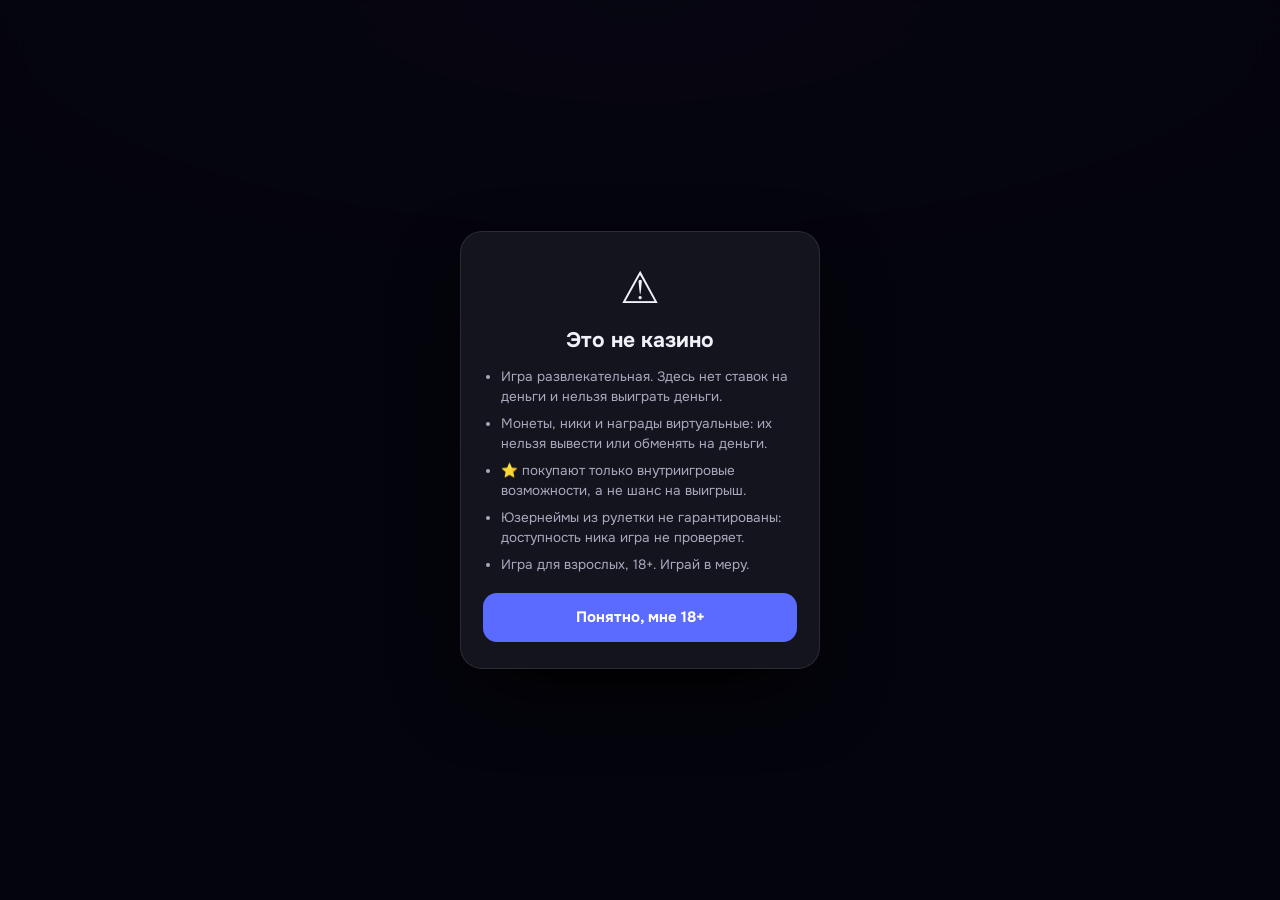
<file: auction.html>
<!DOCTYPE html>
<html lang="ru">
<head>
<meta charset="utf-8">
<meta name="viewport" content="width=device-width,initial-scale=1,viewport-fit=cover">
<meta name="theme-color" content="#0D0B1A">
<title>Аукцион — Нейм-рулетка</title>
<link rel="preconnect" href="https://fonts.googleapis.com">
<link rel="preconnect" href="https://fonts.gstatic.com" crossorigin>
<link href="https://fonts.googleapis.com/css2?family=Unbounded:wght@600;800&family=Onest:wght@400;500;700&display=swap" rel="stylesheet">
<script src="https://telegram.org/js/telegram-web-app.js"></script>
<link rel="stylesheet" href="css/style.css?v=20261102zzzw"><link rel="stylesheet" href="css/v2.css?v=20261102zzzw"><script>try{if((JSON.parse(localStorage.getItem("nameroulette")||"{}")).ui2!==0)document.documentElement.classList.add("v2")}catch(e){document.documentElement.classList.add("v2")}</script>
</head>
<body data-page="auction">
<div id="boot" aria-hidden="true"><div class="bt-glow"></div><div class="bt-logo"><span>@</span></div>
<div class="bt-reels" id="btr"></div><div class="bt-sub">Рулетка юзернеймов</div>
<div class="bt-bar"><i id="btb"></i></div><div class="bt-note">Загрузка…</div></div>
<style>
#boot{position:fixed;inset:0;z-index:9999;display:flex;flex-direction:column;align-items:center;justify-content:center;gap:18px;padding:24px;background:radial-gradient(90% 45% at 50% 0,#2a2273 0,transparent 70%),#0D0B1A;color:#F2EFFF;font-family:'Unbounded',system-ui,sans-serif;transition:opacity .55s ease,transform .55s ease,filter .55s ease}
#boot.out{opacity:0;transform:scale(1.06);filter:blur(6px);pointer-events:none}
.bt-glow{position:absolute;width:340px;height:340px;border-radius:50%;background:radial-gradient(circle,rgba(110,90,255,.35),transparent 65%);animation:btg 2.4s ease-in-out infinite}
.bt-logo{position:relative;width:92px;height:92px;border-radius:28px;display:grid;place-items:center;background:linear-gradient(145deg,#5B6BFF,#9B5BFF);box-shadow:0 0 0 3px #4B4399,0 14px 40px rgba(91,107,255,.5);animation:btl 1.8s cubic-bezier(.3,.9,.3,1) both,btf 3s ease-in-out 1.8s infinite}
.bt-logo span{font:800 50px 'Unbounded',system-ui,sans-serif;color:#fff;text-shadow:0 3px 0 rgba(0,0,0,.25)}
.bt-logo::before,.bt-logo::after{content:"";position:absolute;inset:0;border-radius:28px;border:2px solid #7C8CFF;opacity:0;animation:btr 2.2s cubic-bezier(.2,.6,.3,1) infinite;pointer-events:none}
.bt-logo::after{animation-delay:1.1s}
.bt-reels{position:relative;display:flex;gap:4px;justify-content:center;flex-wrap:nowrap;max-width:100%}
.bt-reels b{width:26px;height:38px;display:grid;place-items:center;border-radius:9px;background:#171430;border:2px solid #4B4399;font:800 17px 'Unbounded',system-ui,sans-serif;color:#9AA5DB;overflow:hidden}
.bt-reels b.lk{color:#fff;border-color:#9B8CFF;background:#241F4A;animation:btp .35s cubic-bezier(.3,1.6,.5,1)}
.bt-reels b.dash{width:14px;border:0;background:none}
.bt-sub{position:relative;color:#A29CD6;font:600 13px system-ui,sans-serif;letter-spacing:.16em;text-transform:uppercase}
.bt-bar{position:relative;width:min(240px,70vw);height:8px;border-radius:99px;background:#241F4A;border:2px solid #4B4399;overflow:hidden}
.bt-bar i{display:block;height:100%;width:6%;border-radius:99px;background:linear-gradient(90deg,#5B6BFF,#27D9BD);transition:width .4s ease;box-shadow:0 0 12px #5B6BFF}
.bt-note{position:relative;color:#A29CD6;font:600 12px system-ui,sans-serif;min-height:16px}
@keyframes btl{from{transform:scale(.3) rotate(-25deg);opacity:0}60%{transform:scale(1.12) rotate(4deg);opacity:1}to{transform:none}}
@keyframes btf{50%{transform:translateY(-6px)}}
@keyframes btr{0%{transform:scale(1);opacity:.7}100%{transform:scale(1.7);opacity:0}}
@keyframes btg{50%{transform:scale(1.15);opacity:.7}}
@keyframes btp{from{transform:scale(.6)}}
@media (prefers-reduced-motion:reduce){#boot,#boot *{animation:none!important;transition:opacity .2s!important}.bt-logo::before,.bt-logo::after{display:none}}
</style>
<script>
(function(){
  var T0=Date.now(),W='НЕЙМ-РУЛЕТКА',el=document.getElementById('btr'),bar=document.getElementById('btb'),boot=document.getElementById('boot'),seen=0,done=0;
  try{seen=sessionStorage.getItem('nrboot')==='1'}catch(e){}
  var nav=0;try{nav=sessionStorage.getItem('nr_nav')==='1';sessionStorage.removeItem('nr_nav')}catch(e){}
  if(nav){boot.style.display='none';document.documentElement.className+=' navin'}
  var MIN=seen?450:1900,rm=window.matchMedia&&matchMedia('(prefers-reduced-motion:reduce)').matches;
  var pool='ABCDEFGHJKLMNPRSTUVWXYZ0123456789@#$%',cells=[];
  for(var i=0;i<W.length;i++){var c=document.createElement('b');if(W[i]==='-'){c.className='dash';c.textContent='-';cells.push(null)}else{c.textContent=rm?W[i]:pool[Math.floor(Math.random()*pool.length)];if(rm)c.className='lk';cells.push(c)}el.appendChild(c)}
  var iv=rm?0:setInterval(function(){var t=Date.now()-T0;cells.forEach(function(c,i){if(!c||c.className==='lk')return;
    if(t>350+i*(seen?40:110)){c.textContent=W[i];c.className='lk'}else c.textContent=pool[Math.floor(Math.random()*pool.length)]})},60);
  var pv=setInterval(function(){var p=Math.min(90,6+(Date.now()-T0)/MIN*70);bar.style.width=p+'%'},120);
  function finish(force){
    if(done)return;done=1;
    var wait=force?0:Math.max(0,MIN-(Date.now()-T0));
    // буквы продолжают крутиться до конца; перед закрытием все «защёлкиваются» в слово
    setTimeout(function(){clearInterval(iv);clearInterval(pv);bar.style.width='100%';cells.forEach(function(c,i){if(c&&c.className!=='lk'){c.textContent=W[i];c.className='lk'}});
      setTimeout(function(){boot.className='out';try{sessionStorage.setItem('nrboot','1')}catch(e){}setTimeout(function(){boot.remove()},650)},force?0:seen?120:450)},wait);
  }
  window.bootDone=function(force){
    if(force)return finish(true);
    var go=function(){finish(false)};
    if(document.fonts&&document.fonts.ready){var to=setTimeout(go,1500);document.fonts.ready.then(function(){clearTimeout(to);go()})}else go();
  };
  addEventListener('error',function(){setTimeout(function(){window.bootDone(true)},300)});
  setTimeout(function(){window.bootDone(true)},8000);   // запасной выход: загрузочный экран не должен закрыть игру навсегда
})();
</script>

<canvas id="fx"></canvas>
<div id="vig" aria-hidden="true"></div>
<div class="app">
  <header>
    <div class="brand">
      <button class="prof-btn" id="prof-btn" aria-label="Профиль" aria-pressed="false"><svg viewBox="0 0 24 24" width="22" height="22" fill="none" stroke="currentColor" stroke-width="2.4" stroke-linecap="round" aria-hidden="true"><circle cx="12" cy="8" r="4"/><path d="M4 21c0-4.4 3.6-7 8-7s8 2.6 8 7"/></svg></button>
      <h1>Нейм-рулетка</h1>
    </div>
    <div class="top"><div class="pill" id="coins"></div><button class="pill spill" id="sbal" aria-label="Звёздный баланс"></button><button class="bon-btn" id="bon-btn" aria-label="Бонусы" aria-pressed="false"><svg viewBox="0 0 24 24" width="22" height="22" fill="none" stroke="currentColor" stroke-width="2.4" stroke-linecap="round" stroke-linejoin="round" aria-hidden="true"><rect x="3" y="8" width="18" height="4" rx="1"/><path d="M12 8v13M5 12v8a1 1 0 0 0 1 1h12a1 1 0 0 0 1-1v-8M8 8a2.5 2.5 0 1 1 0-5c2 0 4 2.5 4 5 0-2.5 2-5 4-5a2.5 2.5 0 1 1 0 5"/></svg><i class="dot" hidden></i></button></div>
  </header>

  <section id="tab-game">
    <div id="reels"></div>
    <div class="hint" id="idle">Крути, чтобы выбить юзернейм</div>
    <div class="src" id="src" role="group" aria-label="Чем платить"></div>
    <div class="en" id="en"></div>
    <div class="seg" id="seg" role="group" aria-label="Режим"></div>
    <div class="seg two" id="cnt" role="group" aria-label="Сколько открыть"></div>
    <button class="spin" id="spin"></button>
    <div class="stats"><span id="st-spins"></span><span id="st-best"></span></div>
    <div id="cases"></div>
  </section>

  <section id="tab-col" class="list" hidden></section>
  <section id="tab-up" class="list" hidden></section>
  <section id="tab-prof" class="prof" hidden></section>
  <section id="tab-bon" class="list bon" hidden></section>
  <section id="tab-ach" class="list ach-page" hidden></section>
  <section id="tab-show" class="list" hidden></section>
  <section id="tab-top" class="list" hidden></section>
  <section id="tab-clan" class="list" hidden></section>
  <section id="tab-auction" class="list" hidden></section>
  <section id="tab-museum" class="list" hidden></section>
</div>
<nav role="tablist">
  <button role="tab" aria-selected="true" data-tab="game"><svg viewBox="0 0 24 24" fill="none" stroke="currentColor" stroke-width="2.2" stroke-linecap="round" stroke-linejoin="round" aria-hidden="true"><rect x="3" y="3" width="18" height="18" rx="4"/><circle cx="8.5" cy="8.5" r="1.2"/><circle cx="15.5" cy="15.5" r="1.2"/><circle cx="12" cy="12" r="1.2"/></svg><span>Крутить</span></button>
  <button role="tab" aria-selected="false" data-tab="col"><svg viewBox="0 0 24 24" fill="none" stroke="currentColor" stroke-width="2.2" stroke-linecap="round" stroke-linejoin="round" aria-hidden="true"><path d="M3 8l9-5 9 5v8l-9 5-9-5z"/><path d="M3 8l9 5 9-5M12 13v8"/></svg><span>Склад</span></button>
  <button role="tab" aria-selected="false" data-tab="shop"><svg viewBox="0 0 24 24" fill="none" stroke="currentColor" stroke-width="2.2" stroke-linecap="round" stroke-linejoin="round" aria-hidden="true"><path d="M5 8h14l-1 12H6z"/><path d="M9 8V6a3 3 0 0 1 6 0v2"/></svg><span>Магазин</span></button>
  <button role="tab" aria-selected="false" data-tab="top"><svg viewBox="0 0 24 24" fill="none" stroke="currentColor" stroke-width="2.2" stroke-linecap="round" stroke-linejoin="round" aria-hidden="true"><path d="M8 4h8v5a4 4 0 0 1-8 0z"/><path d="M8 6H5a2 2 0 0 0 3 4M16 6h3a2 2 0 0 1-3 4M12 13v4M8 20h8M10 17h4"/></svg><span>Рейтинг</span></button>
  <button role="tab" aria-selected="false" data-tab="more"><svg viewBox="0 0 24 24" fill="none" stroke="currentColor" stroke-width="2.2" stroke-linecap="round" stroke-linejoin="round" aria-hidden="true"><circle cx="5" cy="12" r="1.3"/><circle cx="12" cy="12" r="1.3"/><circle cx="19" cy="12" r="1.3"/></svg><span>Ещё</span></button>
</nav>
<div class="selbar" id="selbar"><span id="selinfo"></span><button class="btn main sm" id="selsell">Продать</button></div>
<div class="toast" id="toast" role="status"></div>

<script src="js/app.js?v=20261102zzzw"></script>
</body>
</html>
</file>
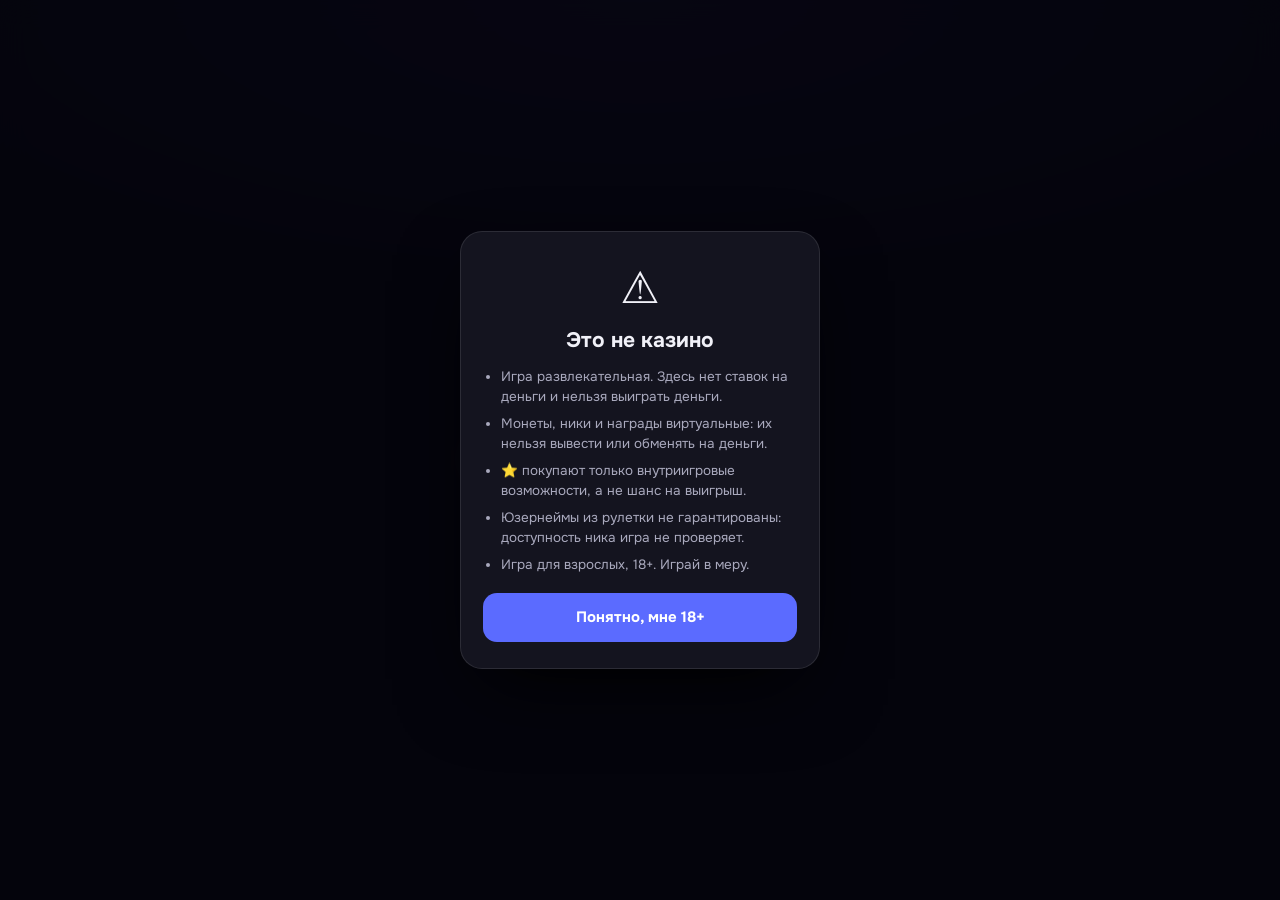
<file: clans.html>
<!DOCTYPE html>
<html lang="ru">
<head>
<meta charset="utf-8">
<meta name="viewport" content="width=device-width,initial-scale=1,viewport-fit=cover">
<meta name="theme-color" content="#0D0B1A">
<title>Кланы — Нейм-рулетка</title>
<link rel="preconnect" href="https://fonts.googleapis.com">
<link rel="preconnect" href="https://fonts.gstatic.com" crossorigin>
<link href="https://fonts.googleapis.com/css2?family=Unbounded:wght@600;800&family=Onest:wght@400;500;700&display=swap" rel="stylesheet">
<script src="https://telegram.org/js/telegram-web-app.js"></script>
<link rel="stylesheet" href="css/style.css?v=20261102zzzw"><link rel="stylesheet" href="css/v2.css?v=20261102zzzw"><script>try{if((JSON.parse(localStorage.getItem("nameroulette")||"{}")).ui2!==0)document.documentElement.classList.add("v2")}catch(e){document.documentElement.classList.add("v2")}</script>
</head>
<body data-page="clan">
<div id="boot" aria-hidden="true"><div class="bt-glow"></div><div class="bt-logo"><span>@</span></div>
<div class="bt-reels" id="btr"></div><div class="bt-sub">Рулетка юзернеймов</div>
<div class="bt-bar"><i id="btb"></i></div><div class="bt-note">Загрузка…</div></div>
<style>
#boot{position:fixed;inset:0;z-index:9999;display:flex;flex-direction:column;align-items:center;justify-content:center;gap:18px;padding:24px;background:radial-gradient(90% 45% at 50% 0,#2a2273 0,transparent 70%),#0D0B1A;color:#F2EFFF;font-family:'Unbounded',system-ui,sans-serif;transition:opacity .55s ease,transform .55s ease,filter .55s ease}
#boot.out{opacity:0;transform:scale(1.06);filter:blur(6px);pointer-events:none}
.bt-glow{position:absolute;width:340px;height:340px;border-radius:50%;background:radial-gradient(circle,rgba(110,90,255,.35),transparent 65%);animation:btg 2.4s ease-in-out infinite}
.bt-logo{position:relative;width:92px;height:92px;border-radius:28px;display:grid;place-items:center;background:linear-gradient(145deg,#5B6BFF,#9B5BFF);box-shadow:0 0 0 3px #4B4399,0 14px 40px rgba(91,107,255,.5);animation:btl 1.8s cubic-bezier(.3,.9,.3,1) both,btf 3s ease-in-out 1.8s infinite}
.bt-logo span{font:800 50px 'Unbounded',system-ui,sans-serif;color:#fff;text-shadow:0 3px 0 rgba(0,0,0,.25)}
.bt-logo::before,.bt-logo::after{content:"";position:absolute;inset:0;border-radius:28px;border:2px solid #7C8CFF;opacity:0;animation:btr 2.2s cubic-bezier(.2,.6,.3,1) infinite;pointer-events:none}
.bt-logo::after{animation-delay:1.1s}
.bt-reels{position:relative;display:flex;gap:4px;justify-content:center;flex-wrap:nowrap;max-width:100%}
.bt-reels b{width:26px;height:38px;display:grid;place-items:center;border-radius:9px;background:#171430;border:2px solid #4B4399;font:800 17px 'Unbounded',system-ui,sans-serif;color:#9AA5DB;overflow:hidden}
.bt-reels b.lk{color:#fff;border-color:#9B8CFF;background:#241F4A;animation:btp .35s cubic-bezier(.3,1.6,.5,1)}
.bt-reels b.dash{width:14px;border:0;background:none}
.bt-sub{position:relative;color:#A29CD6;font:600 13px system-ui,sans-serif;letter-spacing:.16em;text-transform:uppercase}
.bt-bar{position:relative;width:min(240px,70vw);height:8px;border-radius:99px;background:#241F4A;border:2px solid #4B4399;overflow:hidden}
.bt-bar i{display:block;height:100%;width:6%;border-radius:99px;background:linear-gradient(90deg,#5B6BFF,#27D9BD);transition:width .4s ease;box-shadow:0 0 12px #5B6BFF}
.bt-note{position:relative;color:#A29CD6;font:600 12px system-ui,sans-serif;min-height:16px}
@keyframes btl{from{transform:scale(.3) rotate(-25deg);opacity:0}60%{transform:scale(1.12) rotate(4deg);opacity:1}to{transform:none}}
@keyframes btf{50%{transform:translateY(-6px)}}
@keyframes btr{0%{transform:scale(1);opacity:.7}100%{transform:scale(1.7);opacity:0}}
@keyframes btg{50%{transform:scale(1.15);opacity:.7}}
@keyframes btp{from{transform:scale(.6)}}
@media (prefers-reduced-motion:reduce){#boot,#boot *{animation:none!important;transition:opacity .2s!important}.bt-logo::before,.bt-logo::after{display:none}}
</style>
<script>
(function(){
  var T0=Date.now(),W='НЕЙМ-РУЛЕТКА',el=document.getElementById('btr'),bar=document.getElementById('btb'),boot=document.getElementById('boot'),seen=0,done=0;
  try{seen=sessionStorage.getItem('nrboot')==='1'}catch(e){}
  var nav=0;try{nav=sessionStorage.getItem('nr_nav')==='1';sessionStorage.removeItem('nr_nav')}catch(e){}
  if(nav){boot.style.display='none';document.documentElement.className+=' navin'}
  var MIN=seen?450:1900,rm=window.matchMedia&&matchMedia('(prefers-reduced-motion:reduce)').matches;
  var pool='ABCDEFGHJKLMNPRSTUVWXYZ0123456789@#$%',cells=[];
  for(var i=0;i<W.length;i++){var c=document.createElement('b');if(W[i]==='-'){c.className='dash';c.textContent='-';cells.push(null)}else{c.textContent=rm?W[i]:pool[Math.floor(Math.random()*pool.length)];if(rm)c.className='lk';cells.push(c)}el.appendChild(c)}
  var iv=rm?0:setInterval(function(){var t=Date.now()-T0;cells.forEach(function(c,i){if(!c||c.className==='lk')return;
    if(t>350+i*(seen?40:110)){c.textContent=W[i];c.className='lk'}else c.textContent=pool[Math.floor(Math.random()*pool.length)]})},60);
  var pv=setInterval(function(){var p=Math.min(90,6+(Date.now()-T0)/MIN*70);bar.style.width=p+'%'},120);
  function finish(force){
    if(done)return;done=1;
    var wait=force?0:Math.max(0,MIN-(Date.now()-T0));
    // буквы продолжают крутиться до конца; перед закрытием все «защёлкиваются» в слово
    setTimeout(function(){clearInterval(iv);clearInterval(pv);bar.style.width='100%';cells.forEach(function(c,i){if(c&&c.className!=='lk'){c.textContent=W[i];c.className='lk'}});
      setTimeout(function(){boot.className='out';try{sessionStorage.setItem('nrboot','1')}catch(e){}setTimeout(function(){boot.remove()},650)},force?0:seen?120:450)},wait);
  }
  window.bootDone=function(force){
    if(force)return finish(true);
    var go=function(){finish(false)};
    if(document.fonts&&document.fonts.ready){var to=setTimeout(go,1500);document.fonts.ready.then(function(){clearTimeout(to);go()})}else go();
  };
  addEventListener('error',function(){setTimeout(function(){window.bootDone(true)},300)});
  setTimeout(function(){window.bootDone(true)},8000);   // запасной выход: загрузочный экран не должен закрыть игру навсегда
})();
</script>

<canvas id="fx"></canvas>
<div id="vig" aria-hidden="true"></div>
<div class="app">
  <header>
    <div class="brand">
      <button class="prof-btn" id="prof-btn" aria-label="Профиль" aria-pressed="false"><svg viewBox="0 0 24 24" width="22" height="22" fill="none" stroke="currentColor" stroke-width="2.4" stroke-linecap="round" aria-hidden="true"><circle cx="12" cy="8" r="4"/><path d="M4 21c0-4.4 3.6-7 8-7s8 2.6 8 7"/></svg></button>
      <h1>Нейм-рулетка</h1>
    </div>
    <div class="top"><div class="pill" id="coins"></div><button class="pill spill" id="sbal" aria-label="Звёздный баланс"></button><button class="bon-btn" id="bon-btn" aria-label="Бонусы" aria-pressed="false"><svg viewBox="0 0 24 24" width="22" height="22" fill="none" stroke="currentColor" stroke-width="2.4" stroke-linecap="round" stroke-linejoin="round" aria-hidden="true"><rect x="3" y="8" width="18" height="4" rx="1"/><path d="M12 8v13M5 12v8a1 1 0 0 0 1 1h12a1 1 0 0 0 1-1v-8M8 8a2.5 2.5 0 1 1 0-5c2 0 4 2.5 4 5 0-2.5 2-5 4-5a2.5 2.5 0 1 1 0 5"/></svg><i class="dot" hidden></i></button></div>
  </header>

  <section id="tab-game">
    <div id="reels"></div>
    <div class="hint" id="idle">Крути, чтобы выбить юзернейм</div>
    <div class="src" id="src" role="group" aria-label="Чем платить"></div>
    <div class="en" id="en"></div>
    <div class="seg" id="seg" role="group" aria-label="Режим"></div>
    <div class="seg two" id="cnt" role="group" aria-label="Сколько открыть"></div>
    <button class="spin" id="spin"></button>
    <div class="stats"><span id="st-spins"></span><span id="st-best"></span></div>
    <div id="cases"></div>
  </section>

  <section id="tab-col" class="list" hidden></section>
  <section id="tab-up" class="list" hidden></section>
  <section id="tab-prof" class="prof" hidden></section>
  <section id="tab-bon" class="list bon" hidden></section>
  <section id="tab-ach" class="list ach-page" hidden></section>
  <section id="tab-show" class="list" hidden></section>
  <section id="tab-top" class="list" hidden></section>
  <section id="tab-clan" class="list" hidden></section>
  <section id="tab-market" class="list" hidden></section>
  <section id="tab-museum" class="list" hidden></section>
</div>
<nav role="tablist">
  <button role="tab" aria-selected="true" data-tab="game"><svg viewBox="0 0 24 24" fill="none" stroke="currentColor" stroke-width="2.2" stroke-linecap="round" stroke-linejoin="round" aria-hidden="true"><rect x="3" y="3" width="18" height="18" rx="4"/><circle cx="8.5" cy="8.5" r="1.2"/><circle cx="15.5" cy="15.5" r="1.2"/><circle cx="12" cy="12" r="1.2"/></svg><span>Крутить</span></button>
  <button role="tab" aria-selected="false" data-tab="col"><svg viewBox="0 0 24 24" fill="none" stroke="currentColor" stroke-width="2.2" stroke-linecap="round" stroke-linejoin="round" aria-hidden="true"><path d="M3 8l9-5 9 5v8l-9 5-9-5z"/><path d="M3 8l9 5 9-5M12 13v8"/></svg><span>Склад</span></button>
  <button role="tab" aria-selected="false" data-tab="shop"><svg viewBox="0 0 24 24" fill="none" stroke="currentColor" stroke-width="2.2" stroke-linecap="round" stroke-linejoin="round" aria-hidden="true"><path d="M5 8h14l-1 12H6z"/><path d="M9 8V6a3 3 0 0 1 6 0v2"/></svg><span>Магазин</span></button>
  <button role="tab" aria-selected="false" data-tab="top"><svg viewBox="0 0 24 24" fill="none" stroke="currentColor" stroke-width="2.2" stroke-linecap="round" stroke-linejoin="round" aria-hidden="true"><path d="M8 4h8v5a4 4 0 0 1-8 0z"/><path d="M8 6H5a2 2 0 0 0 3 4M16 6h3a2 2 0 0 1-3 4M12 13v4M8 20h8M10 17h4"/></svg><span>Рейтинг</span></button>
  <button role="tab" aria-selected="false" data-tab="more"><svg viewBox="0 0 24 24" fill="none" stroke="currentColor" stroke-width="2.2" stroke-linecap="round" stroke-linejoin="round" aria-hidden="true"><circle cx="5" cy="12" r="1.3"/><circle cx="12" cy="12" r="1.3"/><circle cx="19" cy="12" r="1.3"/></svg><span>Ещё</span></button>
</nav>
<div class="selbar" id="selbar"><span id="selinfo"></span><button class="btn main sm" id="selsell">Продать</button></div>
<div class="toast" id="toast" role="status"></div>

<script src="js/app.js?v=20261102zzzw"></script>
</body>
</html>
</file>
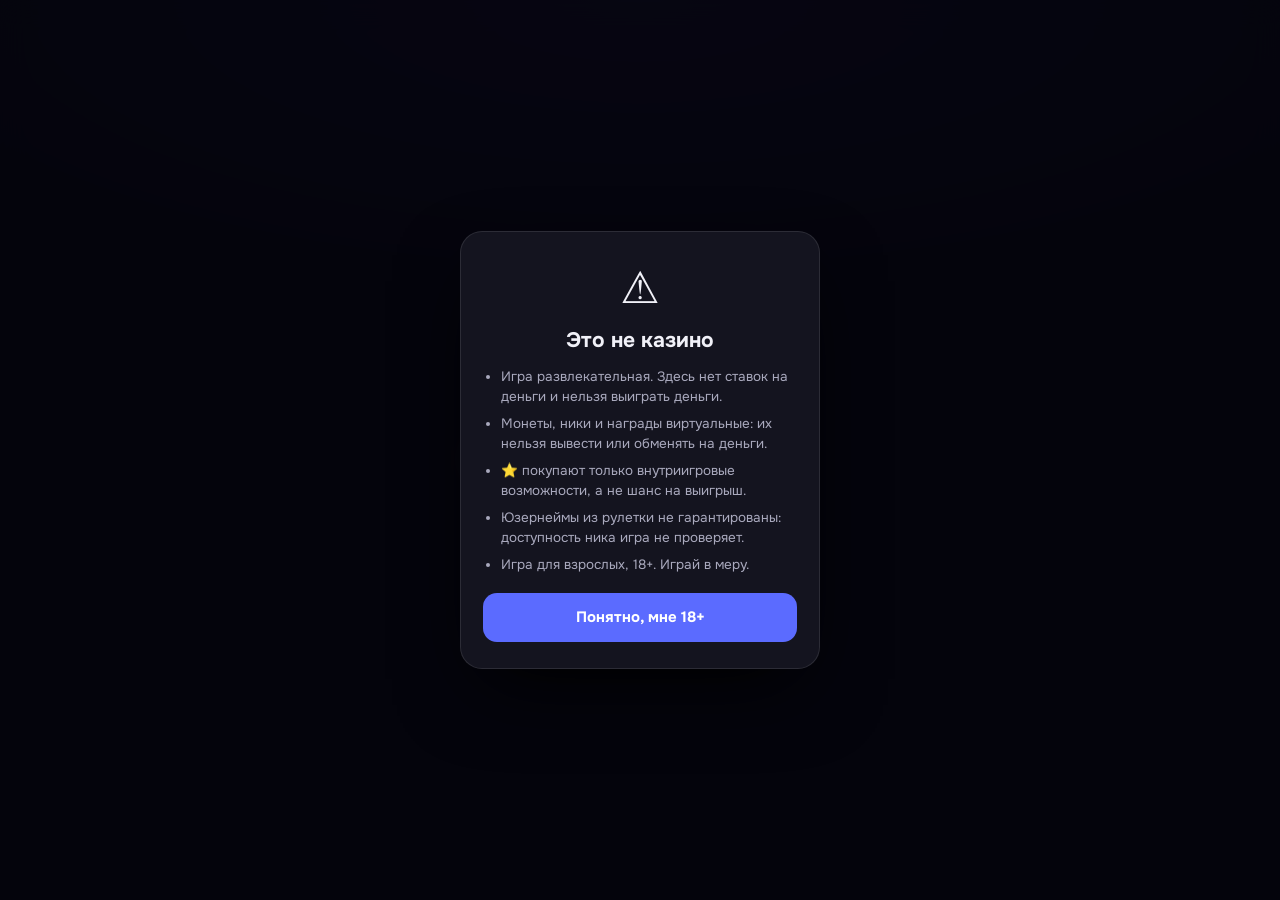
<file: market.html>
<!DOCTYPE html>
<html lang="ru">
<head>
<meta charset="utf-8">
<meta name="viewport" content="width=device-width,initial-scale=1,viewport-fit=cover">
<meta name="theme-color" content="#0D0B1A">
<title>Рынок — Нейм-рулетка</title>
<link rel="preconnect" href="https://fonts.googleapis.com">
<link rel="preconnect" href="https://fonts.gstatic.com" crossorigin>
<link href="https://fonts.googleapis.com/css2?family=Unbounded:wght@600;800&family=Onest:wght@400;500;700&display=swap" rel="stylesheet">
<script src="https://telegram.org/js/telegram-web-app.js"></script>
<link rel="stylesheet" href="css/style.css?v=20261102zzzw"><link rel="stylesheet" href="css/v2.css?v=20261102zzzw"><script>try{if((JSON.parse(localStorage.getItem("nameroulette")||"{}")).ui2!==0)document.documentElement.classList.add("v2")}catch(e){document.documentElement.classList.add("v2")}</script>
</head>
<body data-page="market">
<div id="boot" aria-hidden="true"><div class="bt-glow"></div><div class="bt-logo"><span>@</span></div>
<div class="bt-reels" id="btr"></div><div class="bt-sub">Рулетка юзернеймов</div>
<div class="bt-bar"><i id="btb"></i></div><div class="bt-note">Загрузка…</div></div>
<style>
#boot{position:fixed;inset:0;z-index:9999;display:flex;flex-direction:column;align-items:center;justify-content:center;gap:18px;padding:24px;background:radial-gradient(90% 45% at 50% 0,#2a2273 0,transparent 70%),#0D0B1A;color:#F2EFFF;font-family:'Unbounded',system-ui,sans-serif;transition:opacity .55s ease,transform .55s ease,filter .55s ease}
#boot.out{opacity:0;transform:scale(1.06);filter:blur(6px);pointer-events:none}
.bt-glow{position:absolute;width:340px;height:340px;border-radius:50%;background:radial-gradient(circle,rgba(110,90,255,.35),transparent 65%);animation:btg 2.4s ease-in-out infinite}
.bt-logo{position:relative;width:92px;height:92px;border-radius:28px;display:grid;place-items:center;background:linear-gradient(145deg,#5B6BFF,#9B5BFF);box-shadow:0 0 0 3px #4B4399,0 14px 40px rgba(91,107,255,.5);animation:btl 1.8s cubic-bezier(.3,.9,.3,1) both,btf 3s ease-in-out 1.8s infinite}
.bt-logo span{font:800 50px 'Unbounded',system-ui,sans-serif;color:#fff;text-shadow:0 3px 0 rgba(0,0,0,.25)}
.bt-logo::before,.bt-logo::after{content:"";position:absolute;inset:0;border-radius:28px;border:2px solid #7C8CFF;opacity:0;animation:btr 2.2s cubic-bezier(.2,.6,.3,1) infinite;pointer-events:none}
.bt-logo::after{animation-delay:1.1s}
.bt-reels{position:relative;display:flex;gap:4px;justify-content:center;flex-wrap:nowrap;max-width:100%}
.bt-reels b{width:26px;height:38px;display:grid;place-items:center;border-radius:9px;background:#171430;border:2px solid #4B4399;font:800 17px 'Unbounded',system-ui,sans-serif;color:#9AA5DB;overflow:hidden}
.bt-reels b.lk{color:#fff;border-color:#9B8CFF;background:#241F4A;animation:btp .35s cubic-bezier(.3,1.6,.5,1)}
.bt-reels b.dash{width:14px;border:0;background:none}
.bt-sub{position:relative;color:#A29CD6;font:600 13px system-ui,sans-serif;letter-spacing:.16em;text-transform:uppercase}
.bt-bar{position:relative;width:min(240px,70vw);height:8px;border-radius:99px;background:#241F4A;border:2px solid #4B4399;overflow:hidden}
.bt-bar i{display:block;height:100%;width:6%;border-radius:99px;background:linear-gradient(90deg,#5B6BFF,#27D9BD);transition:width .4s ease;box-shadow:0 0 12px #5B6BFF}
.bt-note{position:relative;color:#A29CD6;font:600 12px system-ui,sans-serif;min-height:16px}
@keyframes btl{from{transform:scale(.3) rotate(-25deg);opacity:0}60%{transform:scale(1.12) rotate(4deg);opacity:1}to{transform:none}}
@keyframes btf{50%{transform:translateY(-6px)}}
@keyframes btr{0%{transform:scale(1);opacity:.7}100%{transform:scale(1.7);opacity:0}}
@keyframes btg{50%{transform:scale(1.15);opacity:.7}}
@keyframes btp{from{transform:scale(.6)}}
@media (prefers-reduced-motion:reduce){#boot,#boot *{animation:none!important;transition:opacity .2s!important}.bt-logo::before,.bt-logo::after{display:none}}
</style>
<script>
(function(){
  var T0=Date.now(),W='НЕЙМ-РУЛЕТКА',el=document.getElementById('btr'),bar=document.getElementById('btb'),boot=document.getElementById('boot'),seen=0,done=0;
  try{seen=sessionStorage.getItem('nrboot')==='1'}catch(e){}
  var nav=0;try{nav=sessionStorage.getItem('nr_nav')==='1';sessionStorage.removeItem('nr_nav')}catch(e){}
  if(nav){boot.style.display='none';document.documentElement.className+=' navin'}
  var MIN=seen?450:1900,rm=window.matchMedia&&matchMedia('(prefers-reduced-motion:reduce)').matches;
  var pool='ABCDEFGHJKLMNPRSTUVWXYZ0123456789@#$%',cells=[];
  for(var i=0;i<W.length;i++){var c=document.createElement('b');if(W[i]==='-'){c.className='dash';c.textContent='-';cells.push(null)}else{c.textContent=rm?W[i]:pool[Math.floor(Math.random()*pool.length)];if(rm)c.className='lk';cells.push(c)}el.appendChild(c)}
  var iv=rm?0:setInterval(function(){var t=Date.now()-T0;cells.forEach(function(c,i){if(!c||c.className==='lk')return;
    if(t>350+i*(seen?40:110)){c.textContent=W[i];c.className='lk'}else c.textContent=pool[Math.floor(Math.random()*pool.length)]})},60);
  var pv=setInterval(function(){var p=Math.min(90,6+(Date.now()-T0)/MIN*70);bar.style.width=p+'%'},120);
  function finish(force){
    if(done)return;done=1;
    var wait=force?0:Math.max(0,MIN-(Date.now()-T0));
    // буквы продолжают крутиться до конца; перед закрытием все «защёлкиваются» в слово
    setTimeout(function(){clearInterval(iv);clearInterval(pv);bar.style.width='100%';cells.forEach(function(c,i){if(c&&c.className!=='lk'){c.textContent=W[i];c.className='lk'}});
      setTimeout(function(){boot.className='out';try{sessionStorage.setItem('nrboot','1')}catch(e){}setTimeout(function(){boot.remove()},650)},force?0:seen?120:450)},wait);
  }
  window.bootDone=function(force){
    if(force)return finish(true);
    var go=function(){finish(false)};
    if(document.fonts&&document.fonts.ready){var to=setTimeout(go,1500);document.fonts.ready.then(function(){clearTimeout(to);go()})}else go();
  };
  addEventListener('error',function(){setTimeout(function(){window.bootDone(true)},300)});
  setTimeout(function(){window.bootDone(true)},8000);   // запасной выход: загрузочный экран не должен закрыть игру навсегда
})();
</script>

<canvas id="fx"></canvas>
<div id="vig" aria-hidden="true"></div>
<div class="app">
  <header>
    <div class="brand">
      <button class="prof-btn" id="prof-btn" aria-label="Профиль" aria-pressed="false"><svg viewBox="0 0 24 24" width="22" height="22" fill="none" stroke="currentColor" stroke-width="2.4" stroke-linecap="round" aria-hidden="true"><circle cx="12" cy="8" r="4"/><path d="M4 21c0-4.4 3.6-7 8-7s8 2.6 8 7"/></svg></button>
      <h1>Нейм-рулетка</h1>
    </div>
    <div class="top"><div class="pill" id="coins"></div><button class="pill spill" id="sbal" aria-label="Звёздный баланс"></button><button class="bon-btn" id="bon-btn" aria-label="Бонусы" aria-pressed="false"><svg viewBox="0 0 24 24" width="22" height="22" fill="none" stroke="currentColor" stroke-width="2.4" stroke-linecap="round" stroke-linejoin="round" aria-hidden="true"><rect x="3" y="8" width="18" height="4" rx="1"/><path d="M12 8v13M5 12v8a1 1 0 0 0 1 1h12a1 1 0 0 0 1-1v-8M8 8a2.5 2.5 0 1 1 0-5c2 0 4 2.5 4 5 0-2.5 2-5 4-5a2.5 2.5 0 1 1 0 5"/></svg><i class="dot" hidden></i></button></div>
  </header>

  <section id="tab-game">
    <div id="reels"></div>
    <div class="hint" id="idle">Крути, чтобы выбить юзернейм</div>
    <div class="src" id="src" role="group" aria-label="Чем платить"></div>
    <div class="en" id="en"></div>
    <div class="seg" id="seg" role="group" aria-label="Режим"></div>
    <div class="seg two" id="cnt" role="group" aria-label="Сколько открыть"></div>
    <button class="spin" id="spin"></button>
    <div class="stats"><span id="st-spins"></span><span id="st-best"></span></div>
    <div id="cases"></div>
  </section>

  <section id="tab-col" class="list" hidden></section>
  <section id="tab-up" class="list" hidden></section>
  <section id="tab-prof" class="prof" hidden></section>
  <section id="tab-bon" class="list bon" hidden></section>
  <section id="tab-ach" class="list ach-page" hidden></section>
  <section id="tab-show" class="list" hidden></section>
  <section id="tab-top" class="list" hidden></section>
  <section id="tab-clan" class="list" hidden></section>
  <section id="tab-market" class="list" hidden></section>
  <section id="tab-museum" class="list" hidden></section>
</div>
<nav role="tablist">
  <button role="tab" aria-selected="true" data-tab="game"><svg viewBox="0 0 24 24" fill="none" stroke="currentColor" stroke-width="2.2" stroke-linecap="round" stroke-linejoin="round" aria-hidden="true"><rect x="3" y="3" width="18" height="18" rx="4"/><circle cx="8.5" cy="8.5" r="1.2"/><circle cx="15.5" cy="15.5" r="1.2"/><circle cx="12" cy="12" r="1.2"/></svg><span>Крутить</span></button>
  <button role="tab" aria-selected="false" data-tab="col"><svg viewBox="0 0 24 24" fill="none" stroke="currentColor" stroke-width="2.2" stroke-linecap="round" stroke-linejoin="round" aria-hidden="true"><path d="M3 8l9-5 9 5v8l-9 5-9-5z"/><path d="M3 8l9 5 9-5M12 13v8"/></svg><span>Склад</span></button>
  <button role="tab" aria-selected="false" data-tab="shop"><svg viewBox="0 0 24 24" fill="none" stroke="currentColor" stroke-width="2.2" stroke-linecap="round" stroke-linejoin="round" aria-hidden="true"><path d="M5 8h14l-1 12H6z"/><path d="M9 8V6a3 3 0 0 1 6 0v2"/></svg><span>Магазин</span></button>
  <button role="tab" aria-selected="false" data-tab="top"><svg viewBox="0 0 24 24" fill="none" stroke="currentColor" stroke-width="2.2" stroke-linecap="round" stroke-linejoin="round" aria-hidden="true"><path d="M8 4h8v5a4 4 0 0 1-8 0z"/><path d="M8 6H5a2 2 0 0 0 3 4M16 6h3a2 2 0 0 1-3 4M12 13v4M8 20h8M10 17h4"/></svg><span>Рейтинг</span></button>
  <button role="tab" aria-selected="false" data-tab="more"><svg viewBox="0 0 24 24" fill="none" stroke="currentColor" stroke-width="2.2" stroke-linecap="round" stroke-linejoin="round" aria-hidden="true"><circle cx="5" cy="12" r="1.3"/><circle cx="12" cy="12" r="1.3"/><circle cx="19" cy="12" r="1.3"/></svg><span>Ещё</span></button>
</nav>
<div class="selbar" id="selbar"><span id="selinfo"></span><button class="btn main sm" id="selsell">Продать</button></div>
<div class="toast" id="toast" role="status"></div>

<script src="js/app.js?v=20261102zzzw"></script>
</body>
</html>
</file>
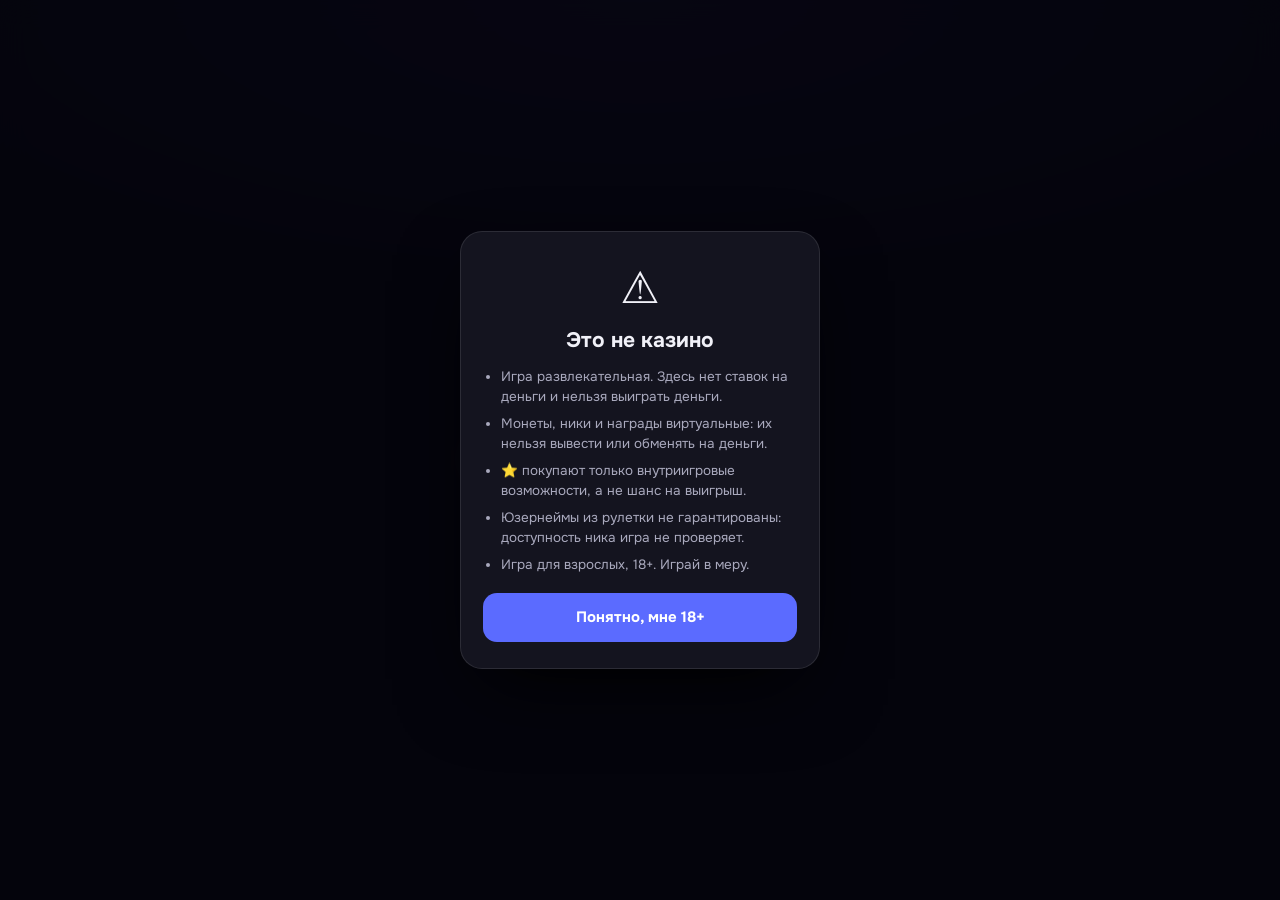
<file: museum.html>
<!DOCTYPE html>
<html lang="ru">
<head>
<meta charset="utf-8">
<meta name="viewport" content="width=device-width,initial-scale=1,viewport-fit=cover">
<meta name="theme-color" content="#0D0B1A">
<title>Музей — Нейм-рулетка</title>
<link rel="preconnect" href="https://fonts.googleapis.com">
<link rel="preconnect" href="https://fonts.gstatic.com" crossorigin>
<link href="https://fonts.googleapis.com/css2?family=Unbounded:wght@600;800&family=Onest:wght@400;500;700&display=swap" rel="stylesheet">
<script src="https://telegram.org/js/telegram-web-app.js"></script>
<link rel="stylesheet" href="css/style.css?v=20261102zzzw"><link rel="stylesheet" href="css/v2.css?v=20261102zzzw"><script>try{if((JSON.parse(localStorage.getItem("nameroulette")||"{}")).ui2!==0)document.documentElement.classList.add("v2")}catch(e){document.documentElement.classList.add("v2")}</script>
</head>
<body data-page="museum">
<div id="boot" aria-hidden="true"><div class="bt-glow"></div><div class="bt-logo"><span>@</span></div>
<div class="bt-reels" id="btr"></div><div class="bt-sub">Рулетка юзернеймов</div>
<div class="bt-bar"><i id="btb"></i></div><div class="bt-note">Загрузка…</div></div>
<style>
#boot{position:fixed;inset:0;z-index:9999;display:flex;flex-direction:column;align-items:center;justify-content:center;gap:18px;padding:24px;background:radial-gradient(90% 45% at 50% 0,#2a2273 0,transparent 70%),#0D0B1A;color:#F2EFFF;font-family:'Unbounded',system-ui,sans-serif;transition:opacity .55s ease,transform .55s ease,filter .55s ease}
#boot.out{opacity:0;transform:scale(1.06);filter:blur(6px);pointer-events:none}
.bt-glow{position:absolute;width:340px;height:340px;border-radius:50%;background:radial-gradient(circle,rgba(110,90,255,.35),transparent 65%);animation:btg 2.4s ease-in-out infinite}
.bt-logo{position:relative;width:92px;height:92px;border-radius:28px;display:grid;place-items:center;background:linear-gradient(145deg,#5B6BFF,#9B5BFF);box-shadow:0 0 0 3px #4B4399,0 14px 40px rgba(91,107,255,.5);animation:btl 1.8s cubic-bezier(.3,.9,.3,1) both,btf 3s ease-in-out 1.8s infinite}
.bt-logo span{font:800 50px 'Unbounded',system-ui,sans-serif;color:#fff;text-shadow:0 3px 0 rgba(0,0,0,.25)}
.bt-logo::before,.bt-logo::after{content:"";position:absolute;inset:0;border-radius:28px;border:2px solid #7C8CFF;opacity:0;animation:btr 2.2s cubic-bezier(.2,.6,.3,1) infinite;pointer-events:none}
.bt-logo::after{animation-delay:1.1s}
.bt-reels{position:relative;display:flex;gap:4px;justify-content:center;flex-wrap:nowrap;max-width:100%}
.bt-reels b{width:26px;height:38px;display:grid;place-items:center;border-radius:9px;background:#171430;border:2px solid #4B4399;font:800 17px 'Unbounded',system-ui,sans-serif;color:#9AA5DB;overflow:hidden}
.bt-reels b.lk{color:#fff;border-color:#9B8CFF;background:#241F4A;animation:btp .35s cubic-bezier(.3,1.6,.5,1)}
.bt-reels b.dash{width:14px;border:0;background:none}
.bt-sub{position:relative;color:#A29CD6;font:600 13px system-ui,sans-serif;letter-spacing:.16em;text-transform:uppercase}
.bt-bar{position:relative;width:min(240px,70vw);height:8px;border-radius:99px;background:#241F4A;border:2px solid #4B4399;overflow:hidden}
.bt-bar i{display:block;height:100%;width:6%;border-radius:99px;background:linear-gradient(90deg,#5B6BFF,#27D9BD);transition:width .4s ease;box-shadow:0 0 12px #5B6BFF}
.bt-note{position:relative;color:#A29CD6;font:600 12px system-ui,sans-serif;min-height:16px}
@keyframes btl{from{transform:scale(.3) rotate(-25deg);opacity:0}60%{transform:scale(1.12) rotate(4deg);opacity:1}to{transform:none}}
@keyframes btf{50%{transform:translateY(-6px)}}
@keyframes btr{0%{transform:scale(1);opacity:.7}100%{transform:scale(1.7);opacity:0}}
@keyframes btg{50%{transform:scale(1.15);opacity:.7}}
@keyframes btp{from{transform:scale(.6)}}
@media (prefers-reduced-motion:reduce){#boot,#boot *{animation:none!important;transition:opacity .2s!important}.bt-logo::before,.bt-logo::after{display:none}}
</style>
<script>
(function(){
  var T0=Date.now(),W='НЕЙМ-РУЛЕТКА',el=document.getElementById('btr'),bar=document.getElementById('btb'),boot=document.getElementById('boot'),seen=0,done=0;
  try{seen=sessionStorage.getItem('nrboot')==='1'}catch(e){}
  var nav=0;try{nav=sessionStorage.getItem('nr_nav')==='1';sessionStorage.removeItem('nr_nav')}catch(e){}
  if(nav){boot.style.display='none';document.documentElement.className+=' navin'}
  var MIN=seen?450:1900,rm=window.matchMedia&&matchMedia('(prefers-reduced-motion:reduce)').matches;
  var pool='ABCDEFGHJKLMNPRSTUVWXYZ0123456789@#$%',cells=[];
  for(var i=0;i<W.length;i++){var c=document.createElement('b');if(W[i]==='-'){c.className='dash';c.textContent='-';cells.push(null)}else{c.textContent=rm?W[i]:pool[Math.floor(Math.random()*pool.length)];if(rm)c.className='lk';cells.push(c)}el.appendChild(c)}
  var iv=rm?0:setInterval(function(){var t=Date.now()-T0;cells.forEach(function(c,i){if(!c||c.className==='lk')return;
    if(t>350+i*(seen?40:110)){c.textContent=W[i];c.className='lk'}else c.textContent=pool[Math.floor(Math.random()*pool.length)]})},60);
  var pv=setInterval(function(){var p=Math.min(90,6+(Date.now()-T0)/MIN*70);bar.style.width=p+'%'},120);
  function finish(force){
    if(done)return;done=1;
    var wait=force?0:Math.max(0,MIN-(Date.now()-T0));
    // буквы продолжают крутиться до конца; перед закрытием все «защёлкиваются» в слово
    setTimeout(function(){clearInterval(iv);clearInterval(pv);bar.style.width='100%';cells.forEach(function(c,i){if(c&&c.className!=='lk'){c.textContent=W[i];c.className='lk'}});
      setTimeout(function(){boot.className='out';try{sessionStorage.setItem('nrboot','1')}catch(e){}setTimeout(function(){boot.remove()},650)},force?0:seen?120:450)},wait);
  }
  window.bootDone=function(force){
    if(force)return finish(true);
    var go=function(){finish(false)};
    if(document.fonts&&document.fonts.ready){var to=setTimeout(go,1500);document.fonts.ready.then(function(){clearTimeout(to);go()})}else go();
  };
  addEventListener('error',function(){setTimeout(function(){window.bootDone(true)},300)});
  setTimeout(function(){window.bootDone(true)},8000);   // запасной выход: загрузочный экран не должен закрыть игру навсегда
})();
</script>

<canvas id="fx"></canvas>
<div id="vig" aria-hidden="true"></div>
<div class="app">
  <header>
    <div class="brand">
      <button class="prof-btn" id="prof-btn" aria-label="Профиль" aria-pressed="false"><svg viewBox="0 0 24 24" width="22" height="22" fill="none" stroke="currentColor" stroke-width="2.4" stroke-linecap="round" aria-hidden="true"><circle cx="12" cy="8" r="4"/><path d="M4 21c0-4.4 3.6-7 8-7s8 2.6 8 7"/></svg></button>
      <h1>Нейм-рулетка</h1>
    </div>
    <div class="top"><div class="pill" id="coins"></div><button class="pill spill" id="sbal" aria-label="Звёздный баланс"></button><button class="bon-btn" id="bon-btn" aria-label="Бонусы" aria-pressed="false"><svg viewBox="0 0 24 24" width="22" height="22" fill="none" stroke="currentColor" stroke-width="2.4" stroke-linecap="round" stroke-linejoin="round" aria-hidden="true"><rect x="3" y="8" width="18" height="4" rx="1"/><path d="M12 8v13M5 12v8a1 1 0 0 0 1 1h12a1 1 0 0 0 1-1v-8M8 8a2.5 2.5 0 1 1 0-5c2 0 4 2.5 4 5 0-2.5 2-5 4-5a2.5 2.5 0 1 1 0 5"/></svg><i class="dot" hidden></i></button></div>
  </header>

  <section id="tab-game">
    <div id="reels"></div>
    <div class="hint" id="idle">Крути, чтобы выбить юзернейм</div>
    <div class="src" id="src" role="group" aria-label="Чем платить"></div>
    <div class="en" id="en"></div>
    <div class="seg" id="seg" role="group" aria-label="Режим"></div>
    <div class="seg two" id="cnt" role="group" aria-label="Сколько открыть"></div>
    <button class="spin" id="spin"></button>
    <div class="stats"><span id="st-spins"></span><span id="st-best"></span></div>
    <div id="cases"></div>
  </section>

  <section id="tab-col" class="list" hidden></section>
  <section id="tab-up" class="list" hidden></section>
  <section id="tab-prof" class="prof" hidden></section>
  <section id="tab-bon" class="list bon" hidden></section>
  <section id="tab-ach" class="list ach-page" hidden></section>
  <section id="tab-show" class="list" hidden></section>
  <section id="tab-top" class="list" hidden></section>
  <section id="tab-clan" class="list" hidden></section>
  <section id="tab-market" class="list" hidden></section>
  <section id="tab-museum" class="list" hidden></section>
</div>
<nav role="tablist">
  <button role="tab" aria-selected="true" data-tab="game"><svg viewBox="0 0 24 24" fill="none" stroke="currentColor" stroke-width="2.2" stroke-linecap="round" stroke-linejoin="round" aria-hidden="true"><rect x="3" y="3" width="18" height="18" rx="4"/><circle cx="8.5" cy="8.5" r="1.2"/><circle cx="15.5" cy="15.5" r="1.2"/><circle cx="12" cy="12" r="1.2"/></svg><span>Крутить</span></button>
  <button role="tab" aria-selected="false" data-tab="col"><svg viewBox="0 0 24 24" fill="none" stroke="currentColor" stroke-width="2.2" stroke-linecap="round" stroke-linejoin="round" aria-hidden="true"><path d="M3 8l9-5 9 5v8l-9 5-9-5z"/><path d="M3 8l9 5 9-5M12 13v8"/></svg><span>Склад</span></button>
  <button role="tab" aria-selected="false" data-tab="shop"><svg viewBox="0 0 24 24" fill="none" stroke="currentColor" stroke-width="2.2" stroke-linecap="round" stroke-linejoin="round" aria-hidden="true"><path d="M5 8h14l-1 12H6z"/><path d="M9 8V6a3 3 0 0 1 6 0v2"/></svg><span>Магазин</span></button>
  <button role="tab" aria-selected="false" data-tab="top"><svg viewBox="0 0 24 24" fill="none" stroke="currentColor" stroke-width="2.2" stroke-linecap="round" stroke-linejoin="round" aria-hidden="true"><path d="M8 4h8v5a4 4 0 0 1-8 0z"/><path d="M8 6H5a2 2 0 0 0 3 4M16 6h3a2 2 0 0 1-3 4M12 13v4M8 20h8M10 17h4"/></svg><span>Рейтинг</span></button>
  <button role="tab" aria-selected="false" data-tab="more"><svg viewBox="0 0 24 24" fill="none" stroke="currentColor" stroke-width="2.2" stroke-linecap="round" stroke-linejoin="round" aria-hidden="true"><circle cx="5" cy="12" r="1.3"/><circle cx="12" cy="12" r="1.3"/><circle cx="19" cy="12" r="1.3"/></svg><span>Ещё</span></button>
</nav>
<div class="selbar" id="selbar"><span id="selinfo"></span><button class="btn main sm" id="selsell">Продать</button></div>
<div class="toast" id="toast" role="status"></div>

<script src="js/app.js?v=20261102zzzw"></script>
</body>
</html>
</file>
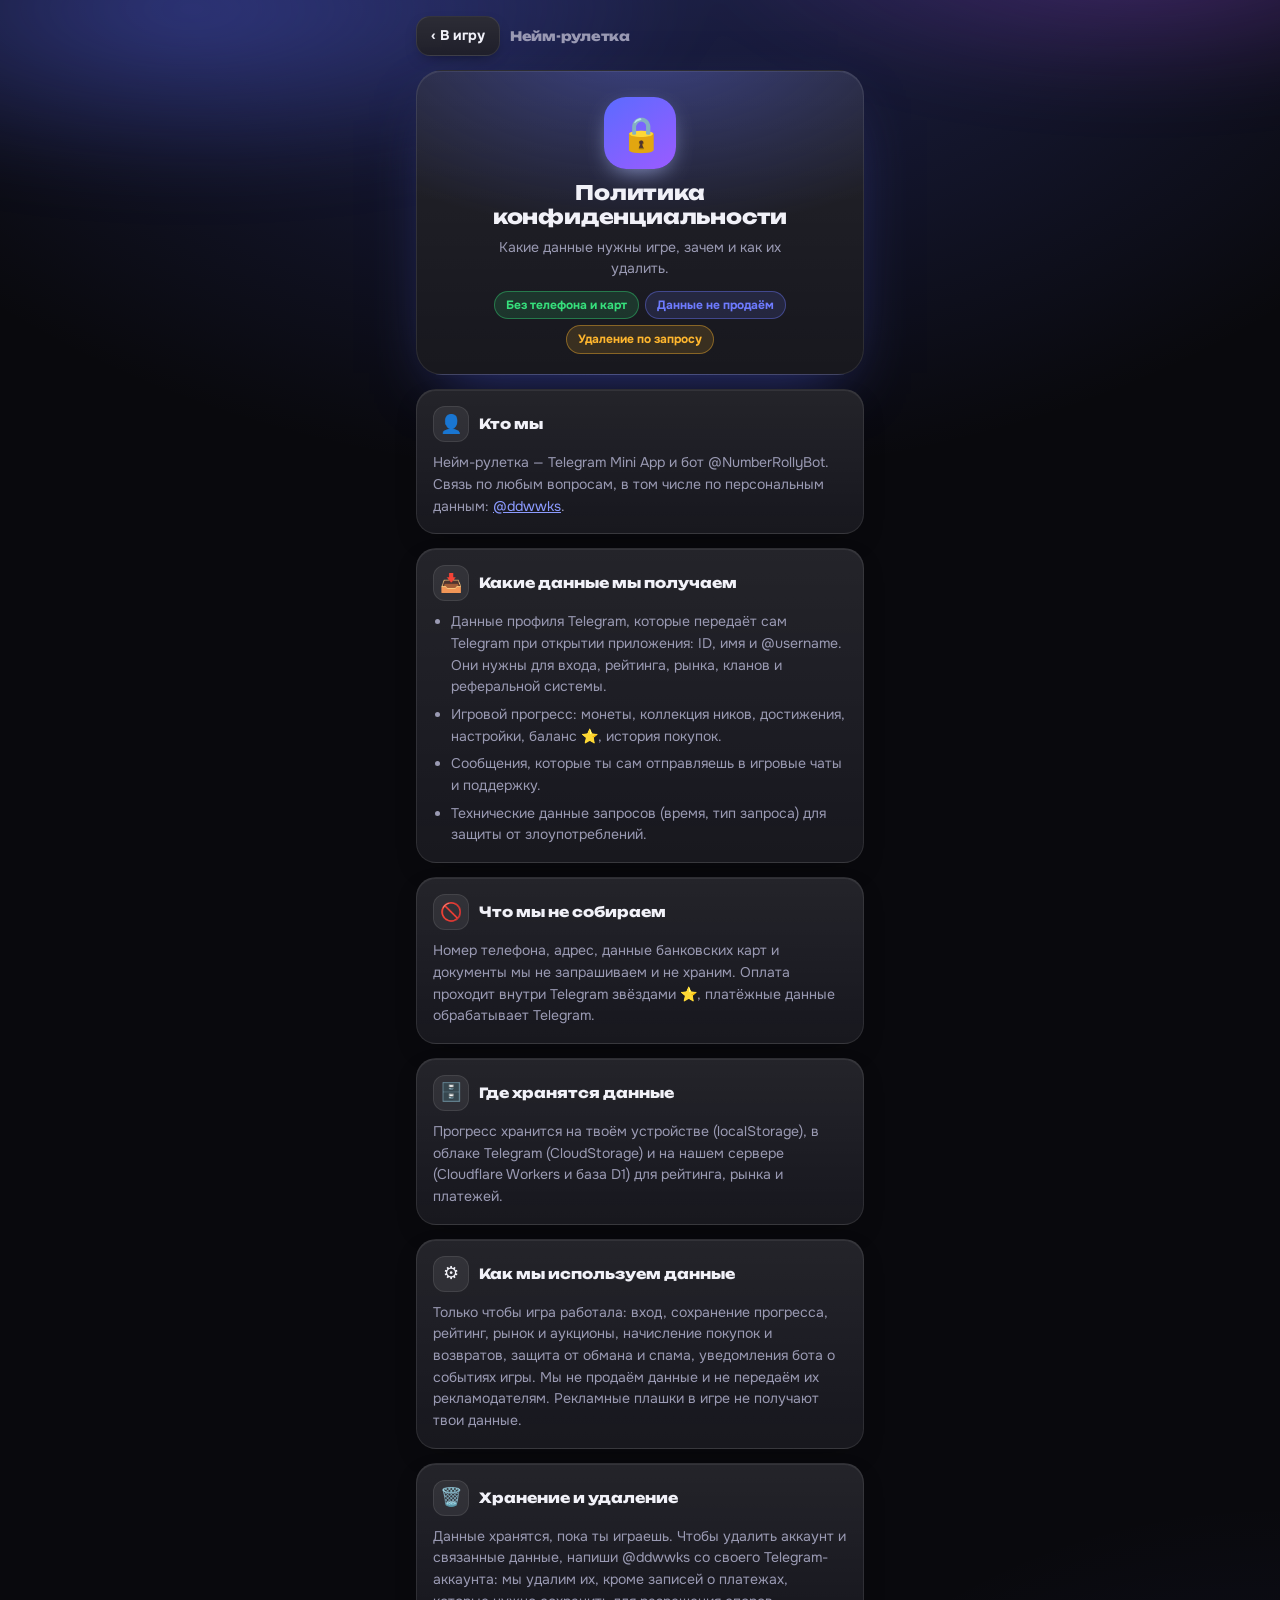
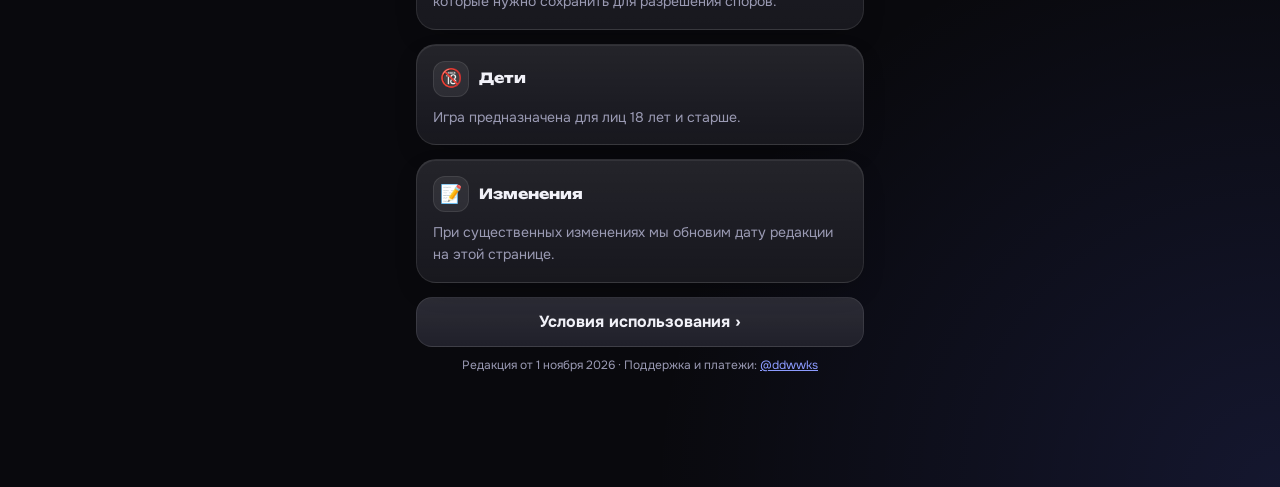
<file: privacy.html>
<!DOCTYPE html>
<html lang="ru" class="v2">
<head>
<meta charset="utf-8">
<meta name="viewport" content="width=device-width,initial-scale=1,viewport-fit=cover">
<meta name="theme-color" content="#0D0B1A">
<meta name="robots" content="noindex">
<title>Политика конфиденциальности · Нейм-рулетка</title>
<link rel="preconnect" href="https://fonts.googleapis.com">
<link rel="preconnect" href="https://fonts.gstatic.com" crossorigin>
<link href="https://fonts.googleapis.com/css2?family=Unbounded:wght@600;800&family=Onest:wght@400;500;700&display=swap" rel="stylesheet">
<link rel="stylesheet" href="css/style.css?v=20261102zzzw"><link rel="stylesheet" href="css/v2.css?v=20261102zzzw">
<style>
.lgp{padding-bottom:44px}
.lgp .top{display:flex;align-items:center;gap:10px;margin-bottom:14px}
.lgp .back{flex:none;display:inline-flex;align-items:center;gap:6px;padding:9px 14px;border-radius:14px;color:var(--fg);text-decoration:none;font-weight:700;font-size:14px;background:var(--glass),var(--tile);border:1px solid var(--ring);box-shadow:0 6px 16px -8px rgba(0,0,0,.6)}
.lgp .back:active{transform:scale(.97)}
.lgp .brandm{font:800 13px var(--head);letter-spacing:-.02em;color:var(--mute)}
.hero{position:relative;overflow:hidden;text-align:center;padding:26px 18px 20px;margin-bottom:14px;border-radius:26px;border:1px solid var(--ring);background:radial-gradient(120% 90% at 50% -10%,color-mix(in srgb,var(--blue) 42%,transparent),transparent 70%),var(--glass),var(--paper);box-shadow:0 24px 60px -26px color-mix(in srgb,var(--blue) 55%,#000),0 1px 0 rgba(255,255,255,.08) inset;animation:lgup .5s both}
.hero .badge{width:72px;height:72px;margin:0 auto 12px;border-radius:22px;display:grid;place-items:center;font-size:34px;background:linear-gradient(145deg,#5B6BFF,#9B5BFF);box-shadow:0 0 0 3px #4B4399,0 14px 34px rgba(91,107,255,.45)}
.hero h1{font:800 20px/1.2 var(--head);letter-spacing:-.02em;margin-bottom:8px}
.hero p{color:var(--mute);font-size:14px;line-height:1.5;max-width:330px;margin:0 auto 12px}
.chips{display:flex;flex-wrap:wrap;gap:6px;justify-content:center}
.chip{padding:5px 11px;border-radius:999px;font-size:12px;font-weight:700;color:var(--c);background:color-mix(in srgb,var(--c) 14%,transparent);border:1px solid color-mix(in srgb,var(--c) 40%,transparent)}
.lg{animation:lgup .5s var(--d,0ms) both}
.lgh{display:flex;align-items:center;gap:10px;margin-bottom:10px}
.lgh h3{margin:0;font:800 14px/1.3 var(--head)}
.lgi{flex:none;width:36px;height:36px;border-radius:12px;display:grid;place-items:center;font-size:18px;background:rgba(255,255,255,.07);border:1px solid var(--ring)}
.lg p,.lg li{color:var(--mute);font-size:14px;line-height:1.55}
.lg p+p{margin-top:8px}
.lg ul{margin:0;padding-left:18px}
.lg li{margin-bottom:6px}.lg li:last-child{margin-bottom:0}
.lg b{color:var(--fg)}
.lg a,.lgp .foot a{color:#8C9BFF}
.lg.warn{border-color:color-mix(in srgb,#FFB62E 55%,transparent);background:linear-gradient(180deg,rgba(255,182,46,.10),rgba(255,182,46,.02)),var(--paper)}
.lgp .foot{margin:8px 4px 0;font-size:12px;color:var(--mute);text-align:center;line-height:1.7}
.lgp .alt{display:block;margin:14px 0 0;padding:13px;text-align:center;border-radius:16px;text-decoration:none;font-weight:700;color:var(--fg);background:var(--glass),var(--tile);border:1px solid var(--ring)}
@keyframes lgup{from{opacity:0;transform:translateY(10px)}}
@media (prefers-reduced-motion:reduce){.hero,.lg{animation:none}}
</style>
</head>
<body>
<div class="app lgp">
  <div class="top"><a class="back" href="index.html" id="bk">‹ В игру</a><span class="brandm">Нейм-рулетка</span></div>
  <div class="hero"><div class="badge">🔒</div><h1>Политика конфиденциальности</h1><p>Какие данные нужны игре, зачем и как их удалить.</p><div class="chips"><span class="chip" style="--c:#36E07C">Без телефона и карт</span><span class="chip" style="--c:#6E7BFF">Данные не продаём</span><span class="chip" style="--c:#FFB62E">Удаление по запросу</span></div></div>
<section class="pcard lg" style="--d:0ms"><div class="lgh"><span class="lgi">👤</span><h3>Кто мы</h3></div><p>Нейм-рулетка — Telegram Mini App и бот @NumberRollyBot. Связь по любым вопросам, в том числе по персональным данным: <a href="https://t.me/ddwwks">@ddwwks</a>.</p></section>
<section class="pcard lg" style="--d:45ms"><div class="lgh"><span class="lgi">📥</span><h3>Какие данные мы получаем</h3></div><ul><li>Данные профиля Telegram, которые передаёт сам Telegram при открытии приложения: ID, имя и @username. Они нужны для входа, рейтинга, рынка, кланов и реферальной системы.</li><li>Игровой прогресс: монеты, коллекция ников, достижения, настройки, баланс ⭐, история покупок.</li><li>Сообщения, которые ты сам отправляешь в игровые чаты и поддержку.</li><li>Технические данные запросов (время, тип запроса) для защиты от злоупотреблений.</li></ul></section>
<section class="pcard lg" style="--d:90ms"><div class="lgh"><span class="lgi">🚫</span><h3>Что мы не собираем</h3></div><p>Номер телефона, адрес, данные банковских карт и документы мы не запрашиваем и не храним. Оплата проходит внутри Telegram звёздами ⭐, платёжные данные обрабатывает Telegram.</p></section>
<section class="pcard lg" style="--d:135ms"><div class="lgh"><span class="lgi">🗄️</span><h3>Где хранятся данные</h3></div><p>Прогресс хранится на твоём устройстве (localStorage), в облаке Telegram (CloudStorage) и на нашем сервере (Cloudflare Workers и база D1) для рейтинга, рынка и платежей.</p></section>
<section class="pcard lg" style="--d:180ms"><div class="lgh"><span class="lgi">⚙️</span><h3>Как мы используем данные</h3></div><p>Только чтобы игра работала: вход, сохранение прогресса, рейтинг, рынок и аукционы, начисление покупок и возвратов, защита от обмана и спама, уведомления бота о событиях игры. Мы не продаём данные и не передаём их рекламодателям. Рекламные плашки в игре не получают твои данные.</p></section>
<section class="pcard lg" style="--d:225ms"><div class="lgh"><span class="lgi">🗑️</span><h3>Хранение и удаление</h3></div><p>Данные хранятся, пока ты играешь. Чтобы удалить аккаунт и связанные данные, напиши @ddwwks со своего Telegram-аккаунта: мы удалим их, кроме записей о платежах, которые нужно сохранить для разрешения споров.</p></section>
<section class="pcard lg" style="--d:270ms"><div class="lgh"><span class="lgi">🔞</span><h3>Дети</h3></div><p>Игра предназначена для лиц 18 лет и старше.</p></section>
<section class="pcard lg" style="--d:315ms"><div class="lgh"><span class="lgi">📝</span><h3>Изменения</h3></div><p>При существенных изменениях мы обновим дату редакции на этой странице.</p></section>
  <a class="alt" href="terms.html">Условия использования ›</a>
  <p class="foot">Редакция от 1 ноября 2026 · Поддержка и платежи: <a href="https://t.me/ddwwks">@ddwwks</a></p>
</div>
<script>document.getElementById('bk').onclick=function(){try{sessionStorage.setItem('nr_nav','1')}catch(e){}};</script>
</body>
</html>
</file>
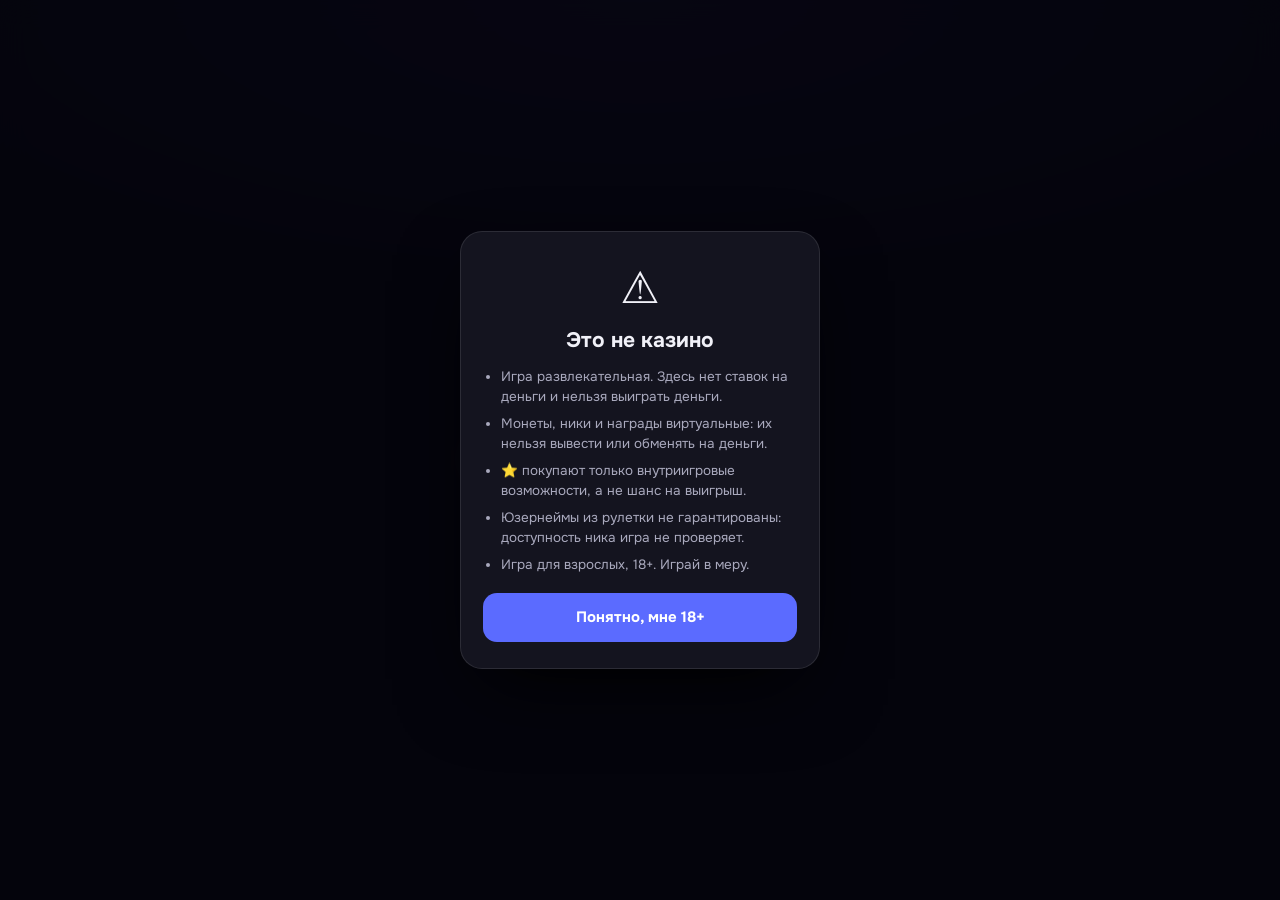
<file: rating.html>
<!DOCTYPE html>
<html lang="ru">
<head>
<meta charset="utf-8">
<meta name="viewport" content="width=device-width,initial-scale=1,viewport-fit=cover">
<meta name="theme-color" content="#0D0B1A">
<title>Рейтинг — Нейм-рулетка</title>
<link rel="preconnect" href="https://fonts.googleapis.com">
<link rel="preconnect" href="https://fonts.gstatic.com" crossorigin>
<link href="https://fonts.googleapis.com/css2?family=Unbounded:wght@600;800&family=Onest:wght@400;500;700&display=swap" rel="stylesheet">
<script src="https://telegram.org/js/telegram-web-app.js"></script>
<link rel="stylesheet" href="css/style.css?v=20261102zzzw"><link rel="stylesheet" href="css/v2.css?v=20261102zzzw"><script>try{if((JSON.parse(localStorage.getItem("nameroulette")||"{}")).ui2!==0)document.documentElement.classList.add("v2")}catch(e){document.documentElement.classList.add("v2")}</script>
</head>
<body data-page="top">
<div id="boot" aria-hidden="true"><div class="bt-glow"></div><div class="bt-logo"><span>@</span></div>
<div class="bt-reels" id="btr"></div><div class="bt-sub">Рулетка юзернеймов</div>
<div class="bt-bar"><i id="btb"></i></div><div class="bt-note">Загрузка…</div></div>
<style>
#boot{position:fixed;inset:0;z-index:9999;display:flex;flex-direction:column;align-items:center;justify-content:center;gap:18px;padding:24px;background:radial-gradient(90% 45% at 50% 0,#2a2273 0,transparent 70%),#0D0B1A;color:#F2EFFF;font-family:'Unbounded',system-ui,sans-serif;transition:opacity .55s ease,transform .55s ease,filter .55s ease}
#boot.out{opacity:0;transform:scale(1.06);filter:blur(6px);pointer-events:none}
.bt-glow{position:absolute;width:340px;height:340px;border-radius:50%;background:radial-gradient(circle,rgba(110,90,255,.35),transparent 65%);animation:btg 2.4s ease-in-out infinite}
.bt-logo{position:relative;width:92px;height:92px;border-radius:28px;display:grid;place-items:center;background:linear-gradient(145deg,#5B6BFF,#9B5BFF);box-shadow:0 0 0 3px #4B4399,0 14px 40px rgba(91,107,255,.5);animation:btl 1.8s cubic-bezier(.3,.9,.3,1) both,btf 3s ease-in-out 1.8s infinite}
.bt-logo span{font:800 50px 'Unbounded',system-ui,sans-serif;color:#fff;text-shadow:0 3px 0 rgba(0,0,0,.25)}
.bt-logo::before,.bt-logo::after{content:"";position:absolute;inset:0;border-radius:28px;border:2px solid #7C8CFF;opacity:0;animation:btr 2.2s cubic-bezier(.2,.6,.3,1) infinite;pointer-events:none}
.bt-logo::after{animation-delay:1.1s}
.bt-reels{position:relative;display:flex;gap:4px;justify-content:center;flex-wrap:nowrap;max-width:100%}
.bt-reels b{width:26px;height:38px;display:grid;place-items:center;border-radius:9px;background:#171430;border:2px solid #4B4399;font:800 17px 'Unbounded',system-ui,sans-serif;color:#9AA5DB;overflow:hidden}
.bt-reels b.lk{color:#fff;border-color:#9B8CFF;background:#241F4A;animation:btp .35s cubic-bezier(.3,1.6,.5,1)}
.bt-reels b.dash{width:14px;border:0;background:none}
.bt-sub{position:relative;color:#A29CD6;font:600 13px system-ui,sans-serif;letter-spacing:.16em;text-transform:uppercase}
.bt-bar{position:relative;width:min(240px,70vw);height:8px;border-radius:99px;background:#241F4A;border:2px solid #4B4399;overflow:hidden}
.bt-bar i{display:block;height:100%;width:6%;border-radius:99px;background:linear-gradient(90deg,#5B6BFF,#27D9BD);transition:width .4s ease;box-shadow:0 0 12px #5B6BFF}
.bt-note{position:relative;color:#A29CD6;font:600 12px system-ui,sans-serif;min-height:16px}
@keyframes btl{from{transform:scale(.3) rotate(-25deg);opacity:0}60%{transform:scale(1.12) rotate(4deg);opacity:1}to{transform:none}}
@keyframes btf{50%{transform:translateY(-6px)}}
@keyframes btr{0%{transform:scale(1);opacity:.7}100%{transform:scale(1.7);opacity:0}}
@keyframes btg{50%{transform:scale(1.15);opacity:.7}}
@keyframes btp{from{transform:scale(.6)}}
@media (prefers-reduced-motion:reduce){#boot,#boot *{animation:none!important;transition:opacity .2s!important}.bt-logo::before,.bt-logo::after{display:none}}
</style>
<script>
(function(){
  var T0=Date.now(),W='НЕЙМ-РУЛЕТКА',el=document.getElementById('btr'),bar=document.getElementById('btb'),boot=document.getElementById('boot'),seen=0,done=0;
  try{seen=sessionStorage.getItem('nrboot')==='1'}catch(e){}
  var nav=0;try{nav=sessionStorage.getItem('nr_nav')==='1';sessionStorage.removeItem('nr_nav')}catch(e){}
  if(nav){boot.style.display='none';document.documentElement.className+=' navin'}
  var MIN=seen?450:1900,rm=window.matchMedia&&matchMedia('(prefers-reduced-motion:reduce)').matches;
  var pool='ABCDEFGHJKLMNPRSTUVWXYZ0123456789@#$%',cells=[];
  for(var i=0;i<W.length;i++){var c=document.createElement('b');if(W[i]==='-'){c.className='dash';c.textContent='-';cells.push(null)}else{c.textContent=rm?W[i]:pool[Math.floor(Math.random()*pool.length)];if(rm)c.className='lk';cells.push(c)}el.appendChild(c)}
  var iv=rm?0:setInterval(function(){var t=Date.now()-T0;cells.forEach(function(c,i){if(!c||c.className==='lk')return;
    if(t>350+i*(seen?40:110)){c.textContent=W[i];c.className='lk'}else c.textContent=pool[Math.floor(Math.random()*pool.length)]})},60);
  var pv=setInterval(function(){var p=Math.min(90,6+(Date.now()-T0)/MIN*70);bar.style.width=p+'%'},120);
  function finish(force){
    if(done)return;done=1;
    var wait=force?0:Math.max(0,MIN-(Date.now()-T0));
    // буквы продолжают крутиться до конца; перед закрытием все «защёлкиваются» в слово
    setTimeout(function(){clearInterval(iv);clearInterval(pv);bar.style.width='100%';cells.forEach(function(c,i){if(c&&c.className!=='lk'){c.textContent=W[i];c.className='lk'}});
      setTimeout(function(){boot.className='out';try{sessionStorage.setItem('nrboot','1')}catch(e){}setTimeout(function(){boot.remove()},650)},force?0:seen?120:450)},wait);
  }
  window.bootDone=function(force){
    if(force)return finish(true);
    var go=function(){finish(false)};
    if(document.fonts&&document.fonts.ready){var to=setTimeout(go,1500);document.fonts.ready.then(function(){clearTimeout(to);go()})}else go();
  };
  addEventListener('error',function(){setTimeout(function(){window.bootDone(true)},300)});
  setTimeout(function(){window.bootDone(true)},8000);   // запасной выход: загрузочный экран не должен закрыть игру навсегда
})();
</script>

<canvas id="fx"></canvas>
<div id="vig" aria-hidden="true"></div>
<div class="app">
  <header>
    <div class="brand">
      <button class="prof-btn" id="prof-btn" aria-label="Профиль" aria-pressed="false"><svg viewBox="0 0 24 24" width="22" height="22" fill="none" stroke="currentColor" stroke-width="2.4" stroke-linecap="round" aria-hidden="true"><circle cx="12" cy="8" r="4"/><path d="M4 21c0-4.4 3.6-7 8-7s8 2.6 8 7"/></svg></button>
      <h1>Нейм-рулетка</h1>
    </div>
    <div class="top"><div class="pill" id="coins"></div><button class="pill spill" id="sbal" aria-label="Звёздный баланс"></button><button class="bon-btn" id="bon-btn" aria-label="Бонусы" aria-pressed="false"><svg viewBox="0 0 24 24" width="22" height="22" fill="none" stroke="currentColor" stroke-width="2.4" stroke-linecap="round" stroke-linejoin="round" aria-hidden="true"><rect x="3" y="8" width="18" height="4" rx="1"/><path d="M12 8v13M5 12v8a1 1 0 0 0 1 1h12a1 1 0 0 0 1-1v-8M8 8a2.5 2.5 0 1 1 0-5c2 0 4 2.5 4 5 0-2.5 2-5 4-5a2.5 2.5 0 1 1 0 5"/></svg><i class="dot" hidden></i></button></div>
  </header>

  <section id="tab-game">
    <div id="reels"></div>
    <div class="hint" id="idle">Крути, чтобы выбить юзернейм</div>
    <div class="src" id="src" role="group" aria-label="Чем платить"></div>
    <div class="en" id="en"></div>
    <div class="seg" id="seg" role="group" aria-label="Режим"></div>
    <div class="seg two" id="cnt" role="group" aria-label="Сколько открыть"></div>
    <button class="spin" id="spin"></button>
    <div class="stats"><span id="st-spins"></span><span id="st-best"></span></div>
    <div id="cases"></div>
  </section>

  <section id="tab-col" class="list" hidden></section>
  <section id="tab-up" class="list" hidden></section>
  <section id="tab-prof" class="prof" hidden></section>
  <section id="tab-bon" class="list bon" hidden></section>
  <section id="tab-ach" class="list ach-page" hidden></section>
  <section id="tab-show" class="list" hidden></section>
  <section id="tab-top" class="list" hidden></section>
  <section id="tab-clan" class="list" hidden></section>
  <section id="tab-market" class="list" hidden></section>
  <section id="tab-museum" class="list" hidden></section>
</div>
<nav role="tablist">
  <button role="tab" aria-selected="true" data-tab="game"><svg viewBox="0 0 24 24" fill="none" stroke="currentColor" stroke-width="2.2" stroke-linecap="round" stroke-linejoin="round" aria-hidden="true"><rect x="3" y="3" width="18" height="18" rx="4"/><circle cx="8.5" cy="8.5" r="1.2"/><circle cx="15.5" cy="15.5" r="1.2"/><circle cx="12" cy="12" r="1.2"/></svg><span>Крутить</span></button>
  <button role="tab" aria-selected="false" data-tab="col"><svg viewBox="0 0 24 24" fill="none" stroke="currentColor" stroke-width="2.2" stroke-linecap="round" stroke-linejoin="round" aria-hidden="true"><path d="M3 8l9-5 9 5v8l-9 5-9-5z"/><path d="M3 8l9 5 9-5M12 13v8"/></svg><span>Склад</span></button>
  <button role="tab" aria-selected="false" data-tab="shop"><svg viewBox="0 0 24 24" fill="none" stroke="currentColor" stroke-width="2.2" stroke-linecap="round" stroke-linejoin="round" aria-hidden="true"><path d="M5 8h14l-1 12H6z"/><path d="M9 8V6a3 3 0 0 1 6 0v2"/></svg><span>Магазин</span></button>
  <button role="tab" aria-selected="false" data-tab="top"><svg viewBox="0 0 24 24" fill="none" stroke="currentColor" stroke-width="2.2" stroke-linecap="round" stroke-linejoin="round" aria-hidden="true"><path d="M8 4h8v5a4 4 0 0 1-8 0z"/><path d="M8 6H5a2 2 0 0 0 3 4M16 6h3a2 2 0 0 1-3 4M12 13v4M8 20h8M10 17h4"/></svg><span>Рейтинг</span></button>
  <button role="tab" aria-selected="false" data-tab="more"><svg viewBox="0 0 24 24" fill="none" stroke="currentColor" stroke-width="2.2" stroke-linecap="round" stroke-linejoin="round" aria-hidden="true"><circle cx="5" cy="12" r="1.3"/><circle cx="12" cy="12" r="1.3"/><circle cx="19" cy="12" r="1.3"/></svg><span>Ещё</span></button>
</nav>
<div class="selbar" id="selbar"><span id="selinfo"></span><button class="btn main sm" id="selsell">Продать</button></div>
<div class="toast" id="toast" role="status"></div>

<script src="js/app.js?v=20261102zzzw"></script>
</body>
</html>
</file>
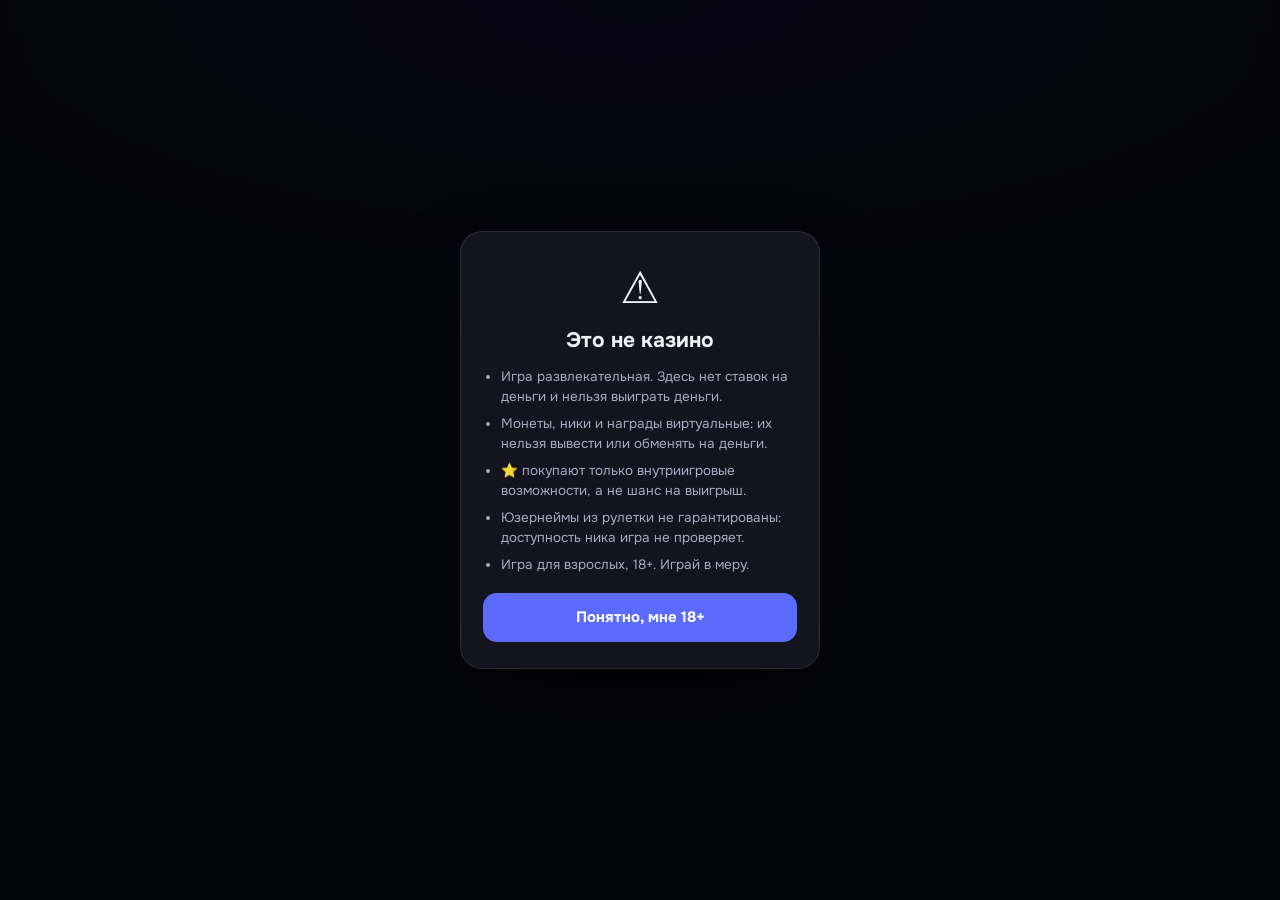
<file: shop.html>
<!DOCTYPE html>
<html lang="ru">
<head>
<meta charset="utf-8">
<meta name="viewport" content="width=device-width,initial-scale=1,viewport-fit=cover">
<meta name="theme-color" content="#0D0B1A">
<title>Магазин — Нейм-рулетка</title>
<link rel="preconnect" href="https://fonts.googleapis.com">
<link rel="preconnect" href="https://fonts.gstatic.com" crossorigin>
<link href="https://fonts.googleapis.com/css2?family=Unbounded:wght@600;800&family=Onest:wght@400;500;700&display=swap" rel="stylesheet">
<script src="https://telegram.org/js/telegram-web-app.js"></script>
<link rel="stylesheet" href="css/style.css?v=20261102zzzw"><link rel="stylesheet" href="css/v2.css?v=20261102zzzw"><script>try{if((JSON.parse(localStorage.getItem("nameroulette")||"{}")).ui2!==0)document.documentElement.classList.add("v2")}catch(e){document.documentElement.classList.add("v2")}</script>
</head>
<body data-page="shop">
<div id="boot" aria-hidden="true"><div class="bt-glow"></div><div class="bt-logo"><span>@</span></div>
<div class="bt-reels" id="btr"></div><div class="bt-sub">Рулетка юзернеймов</div>
<div class="bt-bar"><i id="btb"></i></div><div class="bt-note">Загрузка…</div></div>
<style>
#boot{position:fixed;inset:0;z-index:9999;display:flex;flex-direction:column;align-items:center;justify-content:center;gap:18px;padding:24px;background:radial-gradient(90% 45% at 50% 0,#2a2273 0,transparent 70%),#0D0B1A;color:#F2EFFF;font-family:'Unbounded',system-ui,sans-serif;transition:opacity .55s ease,transform .55s ease,filter .55s ease}
#boot.out{opacity:0;transform:scale(1.06);filter:blur(6px);pointer-events:none}
.bt-glow{position:absolute;width:340px;height:340px;border-radius:50%;background:radial-gradient(circle,rgba(110,90,255,.35),transparent 65%);animation:btg 2.4s ease-in-out infinite}
.bt-logo{position:relative;width:92px;height:92px;border-radius:28px;display:grid;place-items:center;background:linear-gradient(145deg,#5B6BFF,#9B5BFF);box-shadow:0 0 0 3px #4B4399,0 14px 40px rgba(91,107,255,.5);animation:btl 1.8s cubic-bezier(.3,.9,.3,1) both,btf 3s ease-in-out 1.8s infinite}
.bt-logo span{font:800 50px 'Unbounded',system-ui,sans-serif;color:#fff;text-shadow:0 3px 0 rgba(0,0,0,.25)}
.bt-logo::before,.bt-logo::after{content:"";position:absolute;inset:0;border-radius:28px;border:2px solid #7C8CFF;opacity:0;animation:btr 2.2s cubic-bezier(.2,.6,.3,1) infinite;pointer-events:none}
.bt-logo::after{animation-delay:1.1s}
.bt-reels{position:relative;display:flex;gap:4px;justify-content:center;flex-wrap:nowrap;max-width:100%}
.bt-reels b{width:26px;height:38px;display:grid;place-items:center;border-radius:9px;background:#171430;border:2px solid #4B4399;font:800 17px 'Unbounded',system-ui,sans-serif;color:#9AA5DB;overflow:hidden}
.bt-reels b.lk{color:#fff;border-color:#9B8CFF;background:#241F4A;animation:btp .35s cubic-bezier(.3,1.6,.5,1)}
.bt-reels b.dash{width:14px;border:0;background:none}
.bt-sub{position:relative;color:#A29CD6;font:600 13px system-ui,sans-serif;letter-spacing:.16em;text-transform:uppercase}
.bt-bar{position:relative;width:min(240px,70vw);height:8px;border-radius:99px;background:#241F4A;border:2px solid #4B4399;overflow:hidden}
.bt-bar i{display:block;height:100%;width:6%;border-radius:99px;background:linear-gradient(90deg,#5B6BFF,#27D9BD);transition:width .4s ease;box-shadow:0 0 12px #5B6BFF}
.bt-note{position:relative;color:#A29CD6;font:600 12px system-ui,sans-serif;min-height:16px}
@keyframes btl{from{transform:scale(.3) rotate(-25deg);opacity:0}60%{transform:scale(1.12) rotate(4deg);opacity:1}to{transform:none}}
@keyframes btf{50%{transform:translateY(-6px)}}
@keyframes btr{0%{transform:scale(1);opacity:.7}100%{transform:scale(1.7);opacity:0}}
@keyframes btg{50%{transform:scale(1.15);opacity:.7}}
@keyframes btp{from{transform:scale(.6)}}
@media (prefers-reduced-motion:reduce){#boot,#boot *{animation:none!important;transition:opacity .2s!important}.bt-logo::before,.bt-logo::after{display:none}}
</style>
<script>
(function(){
  var T0=Date.now(),W='НЕЙМ-РУЛЕТКА',el=document.getElementById('btr'),bar=document.getElementById('btb'),boot=document.getElementById('boot'),seen=0,done=0;
  try{seen=sessionStorage.getItem('nrboot')==='1'}catch(e){}
  var nav=0;try{nav=sessionStorage.getItem('nr_nav')==='1';sessionStorage.removeItem('nr_nav')}catch(e){}
  if(nav){boot.style.display='none';document.documentElement.className+=' navin'}
  var MIN=seen?450:1900,rm=window.matchMedia&&matchMedia('(prefers-reduced-motion:reduce)').matches;
  var pool='ABCDEFGHJKLMNPRSTUVWXYZ0123456789@#$%',cells=[];
  for(var i=0;i<W.length;i++){var c=document.createElement('b');if(W[i]==='-'){c.className='dash';c.textContent='-';cells.push(null)}else{c.textContent=rm?W[i]:pool[Math.floor(Math.random()*pool.length)];if(rm)c.className='lk';cells.push(c)}el.appendChild(c)}
  var iv=rm?0:setInterval(function(){var t=Date.now()-T0;cells.forEach(function(c,i){if(!c||c.className==='lk')return;
    if(t>350+i*(seen?40:110)){c.textContent=W[i];c.className='lk'}else c.textContent=pool[Math.floor(Math.random()*pool.length)]})},60);
  var pv=setInterval(function(){var p=Math.min(90,6+(Date.now()-T0)/MIN*70);bar.style.width=p+'%'},120);
  function finish(force){
    if(done)return;done=1;
    var wait=force?0:Math.max(0,MIN-(Date.now()-T0));
    // буквы продолжают крутиться до конца; перед закрытием все «защёлкиваются» в слово
    setTimeout(function(){clearInterval(iv);clearInterval(pv);bar.style.width='100%';cells.forEach(function(c,i){if(c&&c.className!=='lk'){c.textContent=W[i];c.className='lk'}});
      setTimeout(function(){boot.className='out';try{sessionStorage.setItem('nrboot','1')}catch(e){}setTimeout(function(){boot.remove()},650)},force?0:seen?120:450)},wait);
  }
  window.bootDone=function(force){
    if(force)return finish(true);
    var go=function(){finish(false)};
    if(document.fonts&&document.fonts.ready){var to=setTimeout(go,1500);document.fonts.ready.then(function(){clearTimeout(to);go()})}else go();
  };
  addEventListener('error',function(){setTimeout(function(){window.bootDone(true)},300)});
  setTimeout(function(){window.bootDone(true)},8000);   // запасной выход: загрузочный экран не должен закрыть игру навсегда
})();
</script>

<canvas id="fx"></canvas>
<div id="vig" aria-hidden="true"></div>
<div class="app">
  <header>
    <div class="brand">
      <button class="prof-btn" id="prof-btn" aria-label="Профиль" aria-pressed="false"><svg viewBox="0 0 24 24" width="22" height="22" fill="none" stroke="currentColor" stroke-width="2.4" stroke-linecap="round" aria-hidden="true"><circle cx="12" cy="8" r="4"/><path d="M4 21c0-4.4 3.6-7 8-7s8 2.6 8 7"/></svg></button>
      <h1>Нейм-рулетка</h1>
    </div>
    <div class="top"><div class="pill" id="coins"></div><button class="pill spill" id="sbal" aria-label="Звёздный баланс"></button><button class="bon-btn" id="bon-btn" aria-label="Бонусы" aria-pressed="false"><svg viewBox="0 0 24 24" width="22" height="22" fill="none" stroke="currentColor" stroke-width="2.4" stroke-linecap="round" stroke-linejoin="round" aria-hidden="true"><rect x="3" y="8" width="18" height="4" rx="1"/><path d="M12 8v13M5 12v8a1 1 0 0 0 1 1h12a1 1 0 0 0 1-1v-8M8 8a2.5 2.5 0 1 1 0-5c2 0 4 2.5 4 5 0-2.5 2-5 4-5a2.5 2.5 0 1 1 0 5"/></svg><i class="dot" hidden></i></button></div>
  </header>

  <section id="tab-game">
    <div id="reels"></div>
    <div class="hint" id="idle">Крути, чтобы выбить юзернейм</div>
    <div class="src" id="src" role="group" aria-label="Чем платить"></div>
    <div class="en" id="en"></div>
    <div class="seg" id="seg" role="group" aria-label="Режим"></div>
    <div class="seg two" id="cnt" role="group" aria-label="Сколько открыть"></div>
    <button class="spin" id="spin"></button>
    <div class="stats"><span id="st-spins"></span><span id="st-best"></span></div>
    <div id="cases"></div>
  </section>

  <section id="tab-col" class="list" hidden></section>
  <section id="tab-up" class="list" hidden></section>
  <section id="tab-prof" class="prof" hidden></section>
  <section id="tab-bon" class="list bon" hidden></section>
  <section id="tab-ach" class="list ach-page" hidden></section>
  <section id="tab-show" class="list" hidden></section>
  <section id="tab-top" class="list" hidden></section>
  <section id="tab-clan" class="list" hidden></section>
  <section id="tab-shop" class="list" hidden></section>
  <section id="tab-museum" class="list" hidden></section>
</div>
<nav role="tablist">
  <button role="tab" aria-selected="true" data-tab="game"><svg viewBox="0 0 24 24" fill="none" stroke="currentColor" stroke-width="2.2" stroke-linecap="round" stroke-linejoin="round" aria-hidden="true"><rect x="3" y="3" width="18" height="18" rx="4"/><circle cx="8.5" cy="8.5" r="1.2"/><circle cx="15.5" cy="15.5" r="1.2"/><circle cx="12" cy="12" r="1.2"/></svg><span>Крутить</span></button>
  <button role="tab" aria-selected="false" data-tab="col"><svg viewBox="0 0 24 24" fill="none" stroke="currentColor" stroke-width="2.2" stroke-linecap="round" stroke-linejoin="round" aria-hidden="true"><path d="M3 8l9-5 9 5v8l-9 5-9-5z"/><path d="M3 8l9 5 9-5M12 13v8"/></svg><span>Склад</span></button>
  <button role="tab" aria-selected="false" data-tab="shop"><svg viewBox="0 0 24 24" fill="none" stroke="currentColor" stroke-width="2.2" stroke-linecap="round" stroke-linejoin="round" aria-hidden="true"><path d="M5 8h14l-1 12H6z"/><path d="M9 8V6a3 3 0 0 1 6 0v2"/></svg><span>Магазин</span></button>
  <button role="tab" aria-selected="false" data-tab="top"><svg viewBox="0 0 24 24" fill="none" stroke="currentColor" stroke-width="2.2" stroke-linecap="round" stroke-linejoin="round" aria-hidden="true"><path d="M8 4h8v5a4 4 0 0 1-8 0z"/><path d="M8 6H5a2 2 0 0 0 3 4M16 6h3a2 2 0 0 1-3 4M12 13v4M8 20h8M10 17h4"/></svg><span>Рейтинг</span></button>
  <button role="tab" aria-selected="false" data-tab="more"><svg viewBox="0 0 24 24" fill="none" stroke="currentColor" stroke-width="2.2" stroke-linecap="round" stroke-linejoin="round" aria-hidden="true"><circle cx="5" cy="12" r="1.3"/><circle cx="12" cy="12" r="1.3"/><circle cx="19" cy="12" r="1.3"/></svg><span>Ещё</span></button>
</nav>
<div class="selbar" id="selbar"><span id="selinfo"></span><button class="btn main sm" id="selsell">Продать</button></div>
<div class="toast" id="toast" role="status"></div>

<script src="js/app.js?v=20261102zzzw"></script>
</body>
</html>
</file>
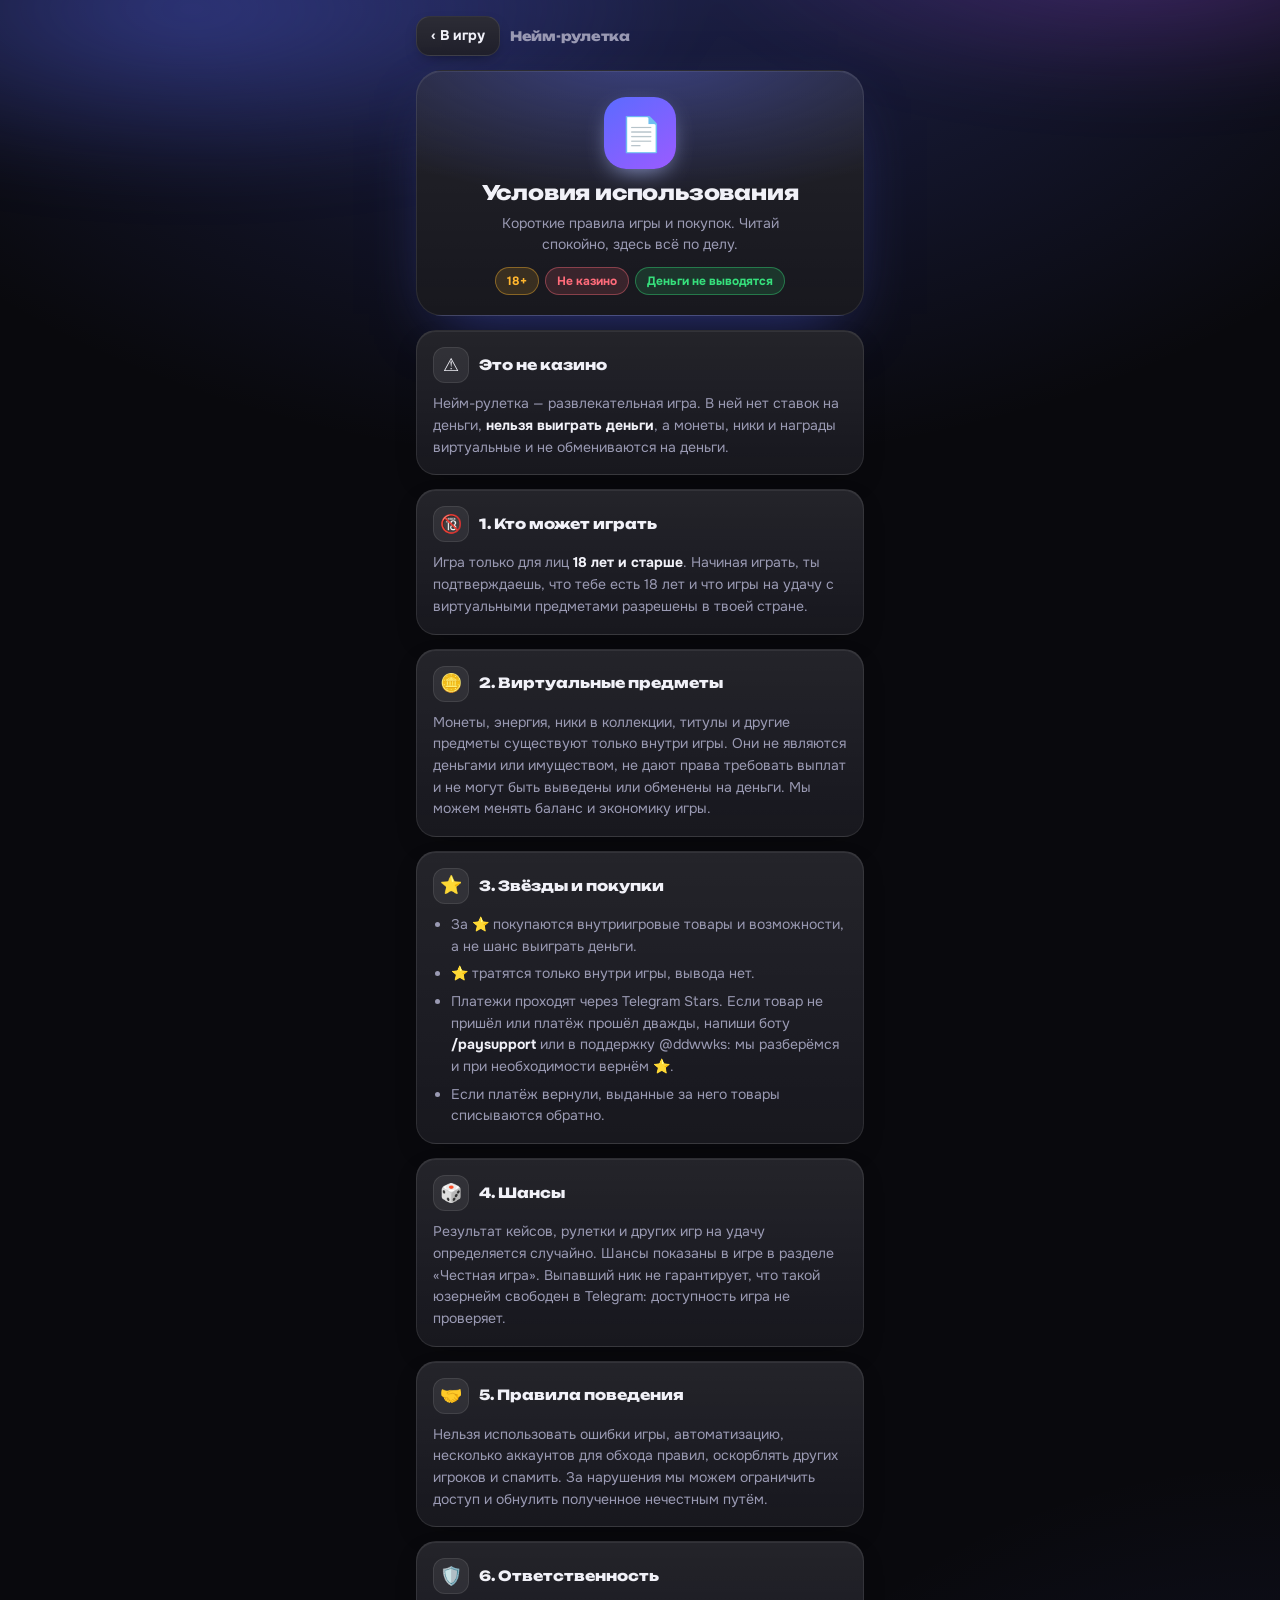
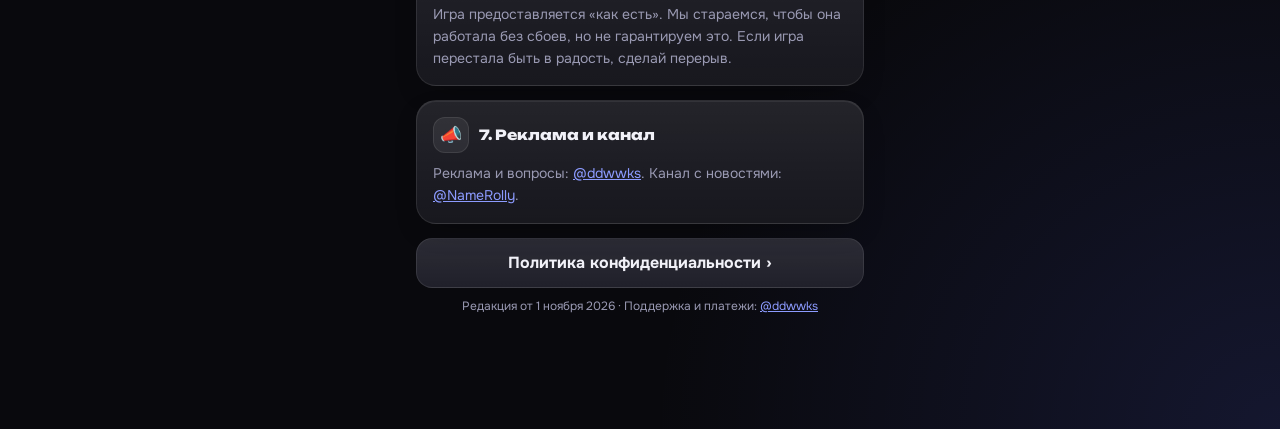
<file: terms.html>
<!DOCTYPE html>
<html lang="ru" class="v2">
<head>
<meta charset="utf-8">
<meta name="viewport" content="width=device-width,initial-scale=1,viewport-fit=cover">
<meta name="theme-color" content="#0D0B1A">
<meta name="robots" content="noindex">
<title>Условия использования · Нейм-рулетка</title>
<link rel="preconnect" href="https://fonts.googleapis.com">
<link rel="preconnect" href="https://fonts.gstatic.com" crossorigin>
<link href="https://fonts.googleapis.com/css2?family=Unbounded:wght@600;800&family=Onest:wght@400;500;700&display=swap" rel="stylesheet">
<link rel="stylesheet" href="css/style.css?v=20261102zzzw"><link rel="stylesheet" href="css/v2.css?v=20261102zzzw">
<style>
.lgp{padding-bottom:44px}
.lgp .top{display:flex;align-items:center;gap:10px;margin-bottom:14px}
.lgp .back{flex:none;display:inline-flex;align-items:center;gap:6px;padding:9px 14px;border-radius:14px;color:var(--fg);text-decoration:none;font-weight:700;font-size:14px;background:var(--glass),var(--tile);border:1px solid var(--ring);box-shadow:0 6px 16px -8px rgba(0,0,0,.6)}
.lgp .back:active{transform:scale(.97)}
.lgp .brandm{font:800 13px var(--head);letter-spacing:-.02em;color:var(--mute)}
.hero{position:relative;overflow:hidden;text-align:center;padding:26px 18px 20px;margin-bottom:14px;border-radius:26px;border:1px solid var(--ring);background:radial-gradient(120% 90% at 50% -10%,color-mix(in srgb,var(--blue) 42%,transparent),transparent 70%),var(--glass),var(--paper);box-shadow:0 24px 60px -26px color-mix(in srgb,var(--blue) 55%,#000),0 1px 0 rgba(255,255,255,.08) inset;animation:lgup .5s both}
.hero .badge{width:72px;height:72px;margin:0 auto 12px;border-radius:22px;display:grid;place-items:center;font-size:34px;background:linear-gradient(145deg,#5B6BFF,#9B5BFF);box-shadow:0 0 0 3px #4B4399,0 14px 34px rgba(91,107,255,.45)}
.hero h1{font:800 20px/1.2 var(--head);letter-spacing:-.02em;margin-bottom:8px}
.hero p{color:var(--mute);font-size:14px;line-height:1.5;max-width:330px;margin:0 auto 12px}
.chips{display:flex;flex-wrap:wrap;gap:6px;justify-content:center}
.chip{padding:5px 11px;border-radius:999px;font-size:12px;font-weight:700;color:var(--c);background:color-mix(in srgb,var(--c) 14%,transparent);border:1px solid color-mix(in srgb,var(--c) 40%,transparent)}
.lg{animation:lgup .5s var(--d,0ms) both}
.lgh{display:flex;align-items:center;gap:10px;margin-bottom:10px}
.lgh h3{margin:0;font:800 14px/1.3 var(--head)}
.lgi{flex:none;width:36px;height:36px;border-radius:12px;display:grid;place-items:center;font-size:18px;background:rgba(255,255,255,.07);border:1px solid var(--ring)}
.lg p,.lg li{color:var(--mute);font-size:14px;line-height:1.55}
.lg p+p{margin-top:8px}
.lg ul{margin:0;padding-left:18px}
.lg li{margin-bottom:6px}.lg li:last-child{margin-bottom:0}
.lg b{color:var(--fg)}
.lg a,.lgp .foot a{color:#8C9BFF}
.lg.warn{border-color:color-mix(in srgb,#FFB62E 55%,transparent);background:linear-gradient(180deg,rgba(255,182,46,.10),rgba(255,182,46,.02)),var(--paper)}
.lgp .foot{margin:8px 4px 0;font-size:12px;color:var(--mute);text-align:center;line-height:1.7}
.lgp .alt{display:block;margin:14px 0 0;padding:13px;text-align:center;border-radius:16px;text-decoration:none;font-weight:700;color:var(--fg);background:var(--glass),var(--tile);border:1px solid var(--ring)}
@keyframes lgup{from{opacity:0;transform:translateY(10px)}}
@media (prefers-reduced-motion:reduce){.hero,.lg{animation:none}}
</style>
</head>
<body>
<div class="app lgp">
  <div class="top"><a class="back" href="index.html" id="bk">‹ В игру</a><span class="brandm">Нейм-рулетка</span></div>
  <div class="hero"><div class="badge">📄</div><h1>Условия использования</h1><p>Короткие правила игры и покупок. Читай спокойно, здесь всё по делу.</p><div class="chips"><span class="chip" style="--c:#FFB62E">18+</span><span class="chip" style="--c:#FF6B7A">Не казино</span><span class="chip" style="--c:#36E07C">Деньги не выводятся</span></div></div>
<section class="pcard lg warn" style="--d:0ms"><div class="lgh"><span class="lgi">⚠️</span><h3>Это не казино</h3></div><p>Нейм-рулетка — развлекательная игра. В ней нет ставок на деньги, <b>нельзя выиграть деньги</b>, а монеты, ники и награды виртуальные и не обмениваются на деньги.</p></section>
<section class="pcard lg" style="--d:45ms"><div class="lgh"><span class="lgi">🔞</span><h3>1. Кто может играть</h3></div><p>Игра только для лиц <b>18 лет и старше</b>. Начиная играть, ты подтверждаешь, что тебе есть 18 лет и что игры на удачу с виртуальными предметами разрешены в твоей стране.</p></section>
<section class="pcard lg" style="--d:90ms"><div class="lgh"><span class="lgi">🪙</span><h3>2. Виртуальные предметы</h3></div><p>Монеты, энергия, ники в коллекции, титулы и другие предметы существуют только внутри игры. Они не являются деньгами или имуществом, не дают права требовать выплат и не могут быть выведены или обменены на деньги. Мы можем менять баланс и экономику игры.</p></section>
<section class="pcard lg" style="--d:135ms"><div class="lgh"><span class="lgi">⭐</span><h3>3. Звёзды и покупки</h3></div><ul><li>За ⭐ покупаются внутриигровые товары и возможности, а не шанс выиграть деньги.</li><li>⭐ тратятся только внутри игры, вывода нет.</li><li>Платежи проходят через Telegram Stars. Если товар не пришёл или платёж прошёл дважды, напиши боту <b>/paysupport</b> или в поддержку @ddwwks: мы разберёмся и при необходимости вернём ⭐.</li><li>Если платёж вернули, выданные за него товары списываются обратно.</li></ul></section>
<section class="pcard lg" style="--d:180ms"><div class="lgh"><span class="lgi">🎲</span><h3>4. Шансы</h3></div><p>Результат кейсов, рулетки и других игр на удачу определяется случайно. Шансы показаны в игре в разделе «Честная игра». Выпавший ник не гарантирует, что такой юзернейм свободен в Telegram: доступность игра не проверяет.</p></section>
<section class="pcard lg" style="--d:225ms"><div class="lgh"><span class="lgi">🤝</span><h3>5. Правила поведения</h3></div><p>Нельзя использовать ошибки игры, автоматизацию, несколько аккаунтов для обхода правил, оскорблять других игроков и спамить. За нарушения мы можем ограничить доступ и обнулить полученное нечестным путём.</p></section>
<section class="pcard lg" style="--d:270ms"><div class="lgh"><span class="lgi">🛡️</span><h3>6. Ответственность</h3></div><p>Игра предоставляется «как есть». Мы стараемся, чтобы она работала без сбоев, но не гарантируем это. Если игра перестала быть в радость, сделай перерыв.</p></section>
<section class="pcard lg" style="--d:315ms"><div class="lgh"><span class="lgi">📣</span><h3>7. Реклама и канал</h3></div><p>Реклама и вопросы: <a href="https://t.me/ddwwks">@ddwwks</a>. Канал с новостями: <a href="https://t.me/NameRolly">@NameRolly</a>.</p></section>
  <a class="alt" href="privacy.html">Политика конфиденциальности ›</a>
  <p class="foot">Редакция от 1 ноября 2026 · Поддержка и платежи: <a href="https://t.me/ddwwks">@ddwwks</a></p>
</div>
<script>document.getElementById('bk').onclick=function(){try{sessionStorage.setItem('nr_nav','1')}catch(e){}};</script>
</body>
</html>
</file>
<file: css/style.css>
:root{--bg:#0D0B1A;--paper:#171430;--tile:#241F4A;--fg:#F2EFFF;--dark:#0D0B1A;--mute:#A29CD6;--line:#4B4399;--sh:#2A2468;--blue:#5B6BFF;--tc:#9AA5DB;--head:'Unbounded',system-ui,sans-serif;--body:'Onest',system-ui,sans-serif;--bw:2.5px}
*{box-sizing:border-box;margin:0;-webkit-tap-highlight-color:transparent}
body{min-height:100dvh;background:radial-gradient(var(--dot,#201C42) 1.3px,transparent 1.4px) 0 0/22px 22px,radial-gradient(90% 38% at 50% 0,var(--glow,#2a2273) 0,transparent 70%),var(--bg);color:var(--fg);font:16px/1.4 var(--body);padding:var(--top,env(safe-area-inset-top)) 0 calc(68px + env(safe-area-inset-bottom))}
.app{max-width:480px;margin:0 auto;padding:16px}
button{font:inherit;color:inherit;cursor:pointer;border:0;background:none}
button:focus-visible,input:focus-visible{outline:3px solid #fff;outline-offset:3px}
button:disabled{opacity:.4;cursor:default}
header{display:flex;flex-wrap:wrap;justify-content:space-between;align-items:center;gap:10px;margin-bottom:20px}
h1{font:800 15px var(--head);letter-spacing:-.02em}
.top{display:flex;gap:8px;align-items:center}
.pill,.bonus{border:var(--bw) solid var(--line);border-radius:999px;padding:5px 12px;font-weight:700;font-size:14px;background:var(--paper);box-shadow:3px 3px 0 var(--sh)}
.bonus{background:#FFD23F;color:var(--dark);border-color:#FFD23F;font-size:13px;animation:glow 2s ease-in-out infinite}
.bonus:active{transform:translate(3px,3px);box-shadow:none}
.pill.pop{animation:coin .45s}
@keyframes coin{40%{transform:scale(1.18);color:#FFD23F}}

.stage{position:relative;overflow:hidden;background:var(--paper);border:var(--bw) solid var(--line);border-radius:24px;padding:26px 10px 22px;text-align:center;box-shadow:6px 6px 0 var(--sh);transition:box-shadow .35s,border-color .35s}
.stage.hit{border-color:var(--tc);box-shadow:8px 8px 0 var(--tc)}
.stage.shake{animation:shake .5s}
.stage::before{content:"";position:absolute;inset:0;background:linear-gradient(105deg,transparent 40%,rgba(255,255,255,.2) 50%,transparent 60%);transform:translateX(-130%);pointer-events:none}
.stage.hit::before{animation:sheen 1s .15s}
@keyframes sheen{to{transform:translateX(130%)}}
@keyframes shake{20%{transform:translate(-5px,2px)}40%{transform:translate(5px,-2px)}60%{transform:translate(-3px,1px)}80%{transform:translate(3px,-1px)}}

.reel{display:flex;justify-content:center;align-items:center;gap:6px;font:800 40px/1 var(--head)}
.at{width:.6em;color:#8C9BFF;text-align:center}
.cell{font-size:.78em;width:1.2em;height:1.5em;overflow:hidden;border-radius:.18em;background:linear-gradient(var(--tile),#1A1640);position:relative;border:2px solid var(--line);box-shadow:0 .08em 0 #05040D;transition:background .3s,color .3s}
.cell::after{content:"";position:absolute;left:0;right:0;top:50%;height:2px;background:#05040D;opacity:.7}
.stage.hit .cell{background:var(--tc);color:var(--dark);animation:flash .7s calc(var(--i)*70ms) both}
.stage.hit .cell::after{opacity:.25}
@keyframes flash{0%{filter:brightness(2.2)}100%{filter:none}}
.cell.land{animation:land .4s}
@keyframes land{30%{transform:translateY(7%) scale(1.07)}60%{transform:translateY(-3%)}}
.strip{display:flex;flex-direction:column;transition:transform 1s cubic-bezier(.15,.85,.2,1)}
.strip.go{filter:blur(1.4px)}
.strip span{height:1.5em;line-height:1.5em;flex:none;text-align:center}
.reel.idle .cell{animation:bob 2.2s ease-in-out infinite;animation-delay:calc(var(--i)*130ms)}
@keyframes bob{50%{transform:translateY(-9%)}}

#res:not([hidden]){animation:rise .45s both}
@keyframes rise{from{opacity:0;transform:translateY(14px)}}
.badge{display:inline-flex;align-items:center;gap:8px;margin-top:22px;font:800 14px var(--head);background:var(--tc);color:var(--dark);border-radius:999px;padding:8px 16px;box-shadow:3px 3px 0 var(--sh);animation:badge .55s .1s both cubic-bezier(.3,1.6,.5,1)}
@keyframes badge{from{transform:scale(.5);opacity:0}}
.badge i{width:9px;height:9px;border-radius:50%;background:var(--dark)}
.hint{color:var(--mute);font-size:14px;margin-top:20px}
.tags{display:flex;gap:6px;flex-wrap:wrap;justify-content:center;margin-top:12px;min-height:26px}
.tag{font-size:12px;font-weight:500;background:var(--tile);border:1.5px solid var(--line);border-radius:8px;padding:3px 8px;animation:rise .4s .25s both}
.tag:nth-child(2){animation-delay:.32s}.tag:nth-child(3){animation-delay:.39s}.tag:nth-child(4){animation-delay:.46s}.tag:nth-child(n+5){animation-delay:.53s}
.tag.odd{background:var(--tc);border-color:var(--tc);color:var(--dark);font-weight:700}
.acts{display:grid;grid-template-columns:1fr 1fr;gap:10px;margin-top:18px}
.acts .wide{grid-column:span 2}
.btn{background:var(--tile);border:var(--bw) solid var(--line);border-radius:14px;padding:11px 8px;font-weight:700;font-size:14px;box-shadow:3px 3px 0 var(--sh);transition:transform .08s,box-shadow .08s}
.btn:active:not(:disabled){transform:translate(3px,3px);box-shadow:0 0 0 var(--sh)}
.btn.main{background:var(--tc);border-color:var(--tc);color:var(--dark)}

.seg{display:grid;grid-template-columns:repeat(3,1fr);gap:6px;background:var(--paper);border:var(--bw) solid var(--line);border-radius:18px;padding:5px;margin:20px 0 14px;box-shadow:4px 4px 0 var(--sh)}
.seg button{padding:9px 4px;border-radius:12px;font-size:13px;font-weight:700;transition:background .2s,color .2s}
.seg small{display:block;font-size:11px;font-weight:500;opacity:.75}
.seg [aria-pressed=true]{background:var(--fg);color:var(--dark)}
.spin{width:100%;padding:18px;border-radius:18px;font:800 15px var(--head);background:var(--blue);color:#fff;border:var(--bw) solid #8C9BFF;box-shadow:5px 5px 0 var(--sh);transition:transform .08s,box-shadow .08s}
.spin:not(:disabled){animation:glow 2.4s ease-in-out infinite}
.spin:active:not(:disabled){transform:translate(5px,5px);box-shadow:0 0 0 var(--sh)}
@keyframes glow{50%{box-shadow:5px 5px 0 var(--sh),0 0 28px rgba(110,125,255,.55)}}
.stats{display:flex;justify-content:space-between;align-items:center;color:var(--mute);font-size:13px;margin-top:16px}
.chip{color:var(--dark);border-radius:8px;padding:2px 8px}

.list h2{font:800 16px var(--head);margin-bottom:4px}
.sum{color:var(--mute);font-size:13px;margin-bottom:16px}
.item{display:flex;align-items:center;gap:8px;padding:11px 10px 11px 14px;background:var(--paper);border:var(--bw) solid var(--line);border-left:10px solid var(--tc);border-radius:14px;margin-bottom:10px;box-shadow:3px 3px 0 var(--sh)}
.item div{flex:1;min-width:0}
.item b{display:block;font:700 14px var(--head);overflow:hidden;text-overflow:ellipsis;white-space:nowrap}
.item small{display:inline-block;margin-top:3px;background:var(--tc);color:var(--dark);font-size:11px;font-weight:700;border-radius:6px;padding:1px 7px}
.item button{background:var(--tile);border:2px solid var(--line);border-radius:10px;min-width:38px;height:38px;font-size:14px;font-weight:700;padding:0 8px}
.item button:active{background:var(--tc);color:var(--dark)}
.empty{text-align:center;color:var(--mute);padding:44px 12px}
.empty .btn{margin-top:16px;color:var(--fg)}

.stake{max-height:34vh;overflow:auto;padding:2px 4px 6px 0;margin-bottom:12px}
.pick{cursor:pointer;transition:transform .08s,background .2s}
.pick input{width:20px;height:20px;accent-color:var(--tc);flex:none}
.pick span{font-weight:700;font-size:13px;flex:none}
.pick:has(input:checked){background:var(--tc);color:var(--dark);box-shadow:0 0 0 var(--sh);transform:translate(3px,3px)}
.pick:has(input:checked) small{background:var(--dark);color:var(--tc)}
.targets{display:grid;grid-template-columns:repeat(7,1fr);gap:6px;margin-bottom:14px}
.tg{background:var(--paper);border:var(--bw) solid var(--line);border-top:7px solid var(--tc);border-radius:12px;padding:7px 2px;text-align:center;box-shadow:3px 3px 0 var(--sh);transition:transform .08s,background .2s}
.tg b{display:block;font:800 14px var(--head)}
.tg small{display:block;font-size:9px;color:var(--mute)}
.tg.on{background:var(--tc);color:var(--dark);box-shadow:0 0 0 var(--sh);transform:translate(3px,3px)}
.tg.on small{color:var(--dark)}
.meter{position:relative;height:24px;background:var(--paper);border:var(--bw) solid var(--line);border-radius:999px;overflow:hidden;margin:4px 0 10px}
.zone{position:absolute;left:0;top:0;bottom:0;transition:width .3s}
.mark{position:absolute;left:0;top:-2px;bottom:-2px;width:6px;margin-left:-3px;background:#fff;border-radius:3px;box-shadow:0 0 10px #fff}
.upres{margin-top:16px}
.win,.lose{border:var(--bw) solid var(--line);border-radius:14px;padding:12px 14px;box-shadow:4px 4px 0 var(--sh);background:var(--paper);animation:rise .4s both}
.win{background:var(--tc);border-color:var(--tc);color:var(--dark)}

nav{position:fixed;left:0;right:0;bottom:0;display:flex;padding:4px 6px calc(4px + env(safe-area-inset-bottom));background:var(--paper);border-top:2px solid var(--line);box-shadow:0 -8px 24px rgba(5,4,13,.5);z-index:5}
nav button{flex:1;display:flex;flex-direction:column;align-items:center;gap:2px;padding:5px 2px 4px;border-radius:10px;background:none;border:0;color:var(--mute);font-weight:600;font-size:10px;line-height:1.1;transition:background .2s,color .2s}
nav button svg{width:18px;height:18px;flex:none;transition:transform .25s}
nav [aria-selected=true]{background:var(--tile);color:var(--fg)}
nav [aria-selected=true] svg{transform:translateY(-1px) scale(1.08)}
.toast{position:fixed;left:50%;bottom:calc(72px + env(safe-area-inset-bottom));transform:translate(-50%,20px);background:var(--fg);color:var(--dark);padding:11px 16px;border-radius:14px;font-size:14px;font-weight:500;opacity:0;pointer-events:none;transition:.3s;max-width:90vw;text-align:center}
.toast.on{opacity:1;transform:translate(-50%,0)}
#fx{position:fixed;inset:0;pointer-events:none;z-index:9}
[hidden]{display:none!important}
@media(prefers-reduced-motion:reduce){*,*::before{animation:none!important;transition-duration:.01ms!important}}

/* Рулетка апгрейда */
.rl{position:relative;height:88px;margin:6px 0 12px;background:var(--paper);border:var(--bw) solid var(--line);border-radius:18px;overflow:hidden;box-shadow:4px 4px 0 var(--sh)}
.rl::before,.rl::after{content:"";position:absolute;top:0;bottom:0;width:56px;z-index:2;pointer-events:none}
.rl::before{left:0;background:linear-gradient(90deg,var(--paper),transparent)}
.rl::after{right:0;background:linear-gradient(270deg,var(--paper),transparent)}
.ptr{position:absolute;left:50%;top:0;bottom:0;width:4px;margin-left:-2px;background:#fff;z-index:3;box-shadow:0 0 14px #fff}
.ptr::before{content:"";position:absolute;top:0;left:-8px;border:10px solid transparent;border-top-color:#fff;border-bottom:0}
.rl-track{display:flex;gap:6px;height:100%;padding:10px 0;will-change:transform}
.rc{flex:none;width:64px;display:grid;place-items:center;border-radius:12px;font:800 22px var(--head);border:2px solid var(--line)}
.rc.l{background:var(--tile);color:#6A63B0}
.rc.w{background:var(--tc);border-color:var(--tc);color:var(--dark)}
.rc.on{outline:3px solid #fff;outline-offset:2px;animation:land .5s}
.upres .stage{margin-top:14px}

/* Мифический */
.stage.mythic.hit{box-shadow:8px 8px 0 var(--tc),0 0 56px rgba(255,75,62,.6)}
.stage.mythic .badge{background:linear-gradient(90deg,#FF4B3E,#FFC933,#27D9BD,#9B7BFF,#FF5FA2,#FF4B3E);background-size:300% 100%;animation:badge .55s .1s both cubic-bezier(.3,1.6,.5,1),rbow 3s linear infinite}
@keyframes rbow{to{background-position:300% 0}}

/* Секретный */
.stage.secret.hit{border-color:#fff;box-shadow:8px 8px 0 var(--tc),0 0 56px rgba(255,255,255,.55)}
.stage.secret.hit .cell{text-shadow:2px 0 #FF2D55,-2px 0 #00E5FF}
.stage.secret.hit .reel{animation:glitch .8s steps(2,end) 3}
@keyframes glitch{25%{transform:translate(-3px,1px) skewX(-4deg)}50%{transform:translate(3px,-1px)}75%{transform:translate(-2px,0) skewX(3deg)}}
.stage.secret .badge{background:#fff;color:#000;text-shadow:1px 0 #FF2D55,-1px 0 #00E5FF}
.od small,.tg small{font-size:8.5px}

/* Шапка и профиль */
.brand{display:flex;align-items:center;gap:12px;min-width:0}
.top{margin-left:auto}
.prof-btn{flex:none;width:40px;height:40px;border-radius:12px;display:grid;place-items:center;background:var(--paper);border:var(--bw) solid var(--line);box-shadow:3px 3px 0 var(--sh);transition:transform .08s,box-shadow .08s,background .2s}
.prof-btn:active{transform:translate(3px,3px);box-shadow:none}
.prof-btn[aria-pressed=true]{background:var(--fg);color:var(--dark);border-color:var(--fg)}
.pcard{background:var(--paper);border:var(--bw) solid var(--line);border-radius:18px;padding:14px 16px;box-shadow:4px 4px 0 var(--sh);margin-bottom:14px}
.pcard small,.pt small{display:block;color:var(--mute);font-size:12px}
.pcard>b,.pt b{display:block;font:800 18px var(--head);margin-top:2px}
.pcard h3{font:800 15px var(--head);margin-bottom:12px}
.idc{text-align:center;padding:20px 16px}
.idc b{font-size:34px;letter-spacing:.08em}
.pgrid{display:grid;grid-template-columns:1fr 1fr;gap:10px}
.pgrid+.pgrid{margin-top:10px}
.pgrid>.pcard{margin-bottom:14px}
.pt{background:var(--tile);border:2px solid var(--line);border-left:6px solid var(--tc,var(--blue));border-radius:12px;padding:9px 11px}
.pt b{font-size:15px}
.pt.last{grid-column:span 2}
.inv{display:flex;align-items:center;justify-content:space-between;gap:12px}
.inv b{font:800 15px var(--head)}
.inv .btn{flex:none;padding:11px 18px}
.prof{animation:rise .35s both}

/* Ползунок и приз апгрейда */
.slider{margin:4px 0 12px;background:var(--paper);border:var(--bw) solid var(--line);border-radius:16px;padding:12px 14px 8px;box-shadow:3px 3px 0 var(--sh)}
.srow{display:flex;justify-content:space-between;align-items:baseline;margin-bottom:6px;color:var(--mute);font-size:13px}
.srow b{font:800 22px var(--head);color:var(--fg)}
input[type=range]{width:100%;height:28px;appearance:none;-webkit-appearance:none;background:transparent;cursor:pointer}
input[type=range]:disabled{opacity:.4;cursor:default}
input[type=range]::-webkit-slider-runnable-track{height:8px;border-radius:999px;background:var(--tile);border:2px solid var(--line)}
input[type=range]::-webkit-slider-thumb{-webkit-appearance:none;width:26px;height:26px;margin-top:-10px;border-radius:50%;background:#fff;border:4px solid var(--blue);box-shadow:0 0 0 3px rgba(91,107,255,.35)}
input[type=range]::-moz-range-track{height:8px;border-radius:999px;background:var(--tile);border:2px solid var(--line)}
input[type=range]::-moz-range-thumb{width:20px;height:20px;border-radius:50%;background:#fff;border:4px solid var(--blue)}
.pz{display:flex;justify-content:space-between;align-items:center;gap:10px;background:var(--paper);border:var(--bw) solid var(--line);border-left:10px solid var(--tc);border-radius:14px;padding:12px 14px;box-shadow:3px 3px 0 var(--sh);margin-bottom:10px}
.pz small{display:block;color:var(--mute);font-size:11px}
.pz b{display:block;font:800 15px var(--head);overflow:hidden;text-overflow:ellipsis}
.pz em{font-style:normal;font-size:12px;color:var(--tc)}
.pp{text-align:right;flex:none}
#prize .btn{width:100%;margin-bottom:12px}

/* Плавность и новые элементы */
#reels .stage{margin-bottom:12px}
.rrow{animation:rise .4s both}
.rrow .rmeta{max-height:0;opacity:0;overflow:hidden;transition:max-height .6s ease,opacity .5s}
.rrow .rmeta.on{max-height:460px;opacity:1}
.rrow .badge{margin-top:18px}
.hint{text-align:center;margin:6px 0 4px}
#seg{margin-bottom:10px}
.seg.two{grid-template-columns:repeat(2,1fr);margin:0 0 14px}
.tabin{animation:rise .38s both}
#tab-game.tabin{animation:fadein .35s both}
@keyframes fadein{from{opacity:0}}
.chead{display:flex;justify-content:space-between;align-items:flex-start;gap:10px;margin-bottom:4px}
.chead .sum{margin-bottom:12px}
.cbtns{display:flex;gap:6px;flex:none}
.btn.sm{padding:8px 14px;font-size:13px;flex:none}
.item{transition:max-height .3s ease,opacity .25s,transform .3s,margin .3s,padding .3s,border-width .3s,background .2s}
.item.out{max-height:0!important;opacity:0;transform:translateX(26px);margin-bottom:0;padding-top:0;padding-bottom:0;border-width:0}
.selbar{position:fixed;left:0;right:0;bottom:calc(62px + env(safe-area-inset-bottom));margin:0 auto;width:min(448px,calc(100% - 32px));display:flex;align-items:center;justify-content:space-between;gap:10px;padding:10px 12px 10px 16px;background:var(--paper);border:var(--bw) solid var(--line);border-radius:16px;box-shadow:4px 4px 0 var(--sh);font-weight:700;font-size:14px;opacity:0;transform:translateY(16px);pointer-events:none;transition:opacity .25s,transform .25s;z-index:5}
.selbar.on{opacity:1;transform:none;pointer-events:auto}
button,.pick,.tg{transition-property:transform,box-shadow,background,color,opacity;transition-duration:.15s}

/* Секретный: медленное появление символов и виньетка */
#vig{position:fixed;inset:0;z-index:8;pointer-events:none;opacity:0;transition:opacity 1s ease;background:radial-gradient(circle at var(--vx,50%) var(--vy,40%),transparent 0,rgba(2,1,10,.15) 16%,rgba(2,1,10,.78) 50%,rgba(2,1,10,.97) 100%)}
#vig.on{opacity:1}
.cell.sec,.at.sec{opacity:0;transform:scale(.4);filter:blur(10px)}
.cell.sec.in{animation:secIn 1s cubic-bezier(.2,.8,.2,1) forwards}
.at.sec.in{animation:secAt .9s ease forwards}
@keyframes secIn{0%{opacity:0;transform:scale(2);filter:blur(16px)}40%{opacity:1;filter:blur(3px);box-shadow:0 0 70px 12px rgba(255,255,255,.85)}100%{opacity:1;transform:none;filter:none;box-shadow:0 .08em 0 #05040D,0 0 26px rgba(255,255,255,.4)}}
@keyframes secAt{from{opacity:0;filter:blur(8px)}to{opacity:1;filter:none}}
.toast{z-index:10}

/* Кнопка бонусов в шапке */
.bon-btn{position:relative;flex:none;width:40px;height:40px;border-radius:12px;display:grid;place-items:center;background:var(--paper);border:var(--bw) solid var(--line);box-shadow:3px 3px 0 var(--sh);transition:transform .08s,box-shadow .08s,background .2s}
.bon-btn:active{transform:translate(3px,3px);box-shadow:none}
.bon-btn[aria-pressed=true]{background:var(--fg);color:var(--dark);border-color:var(--fg)}
.dot{position:absolute;top:-5px;right:-5px;width:13px;height:13px;border-radius:50%;background:#FF3B5C;border:2px solid var(--bg);animation:dotp 1.6s ease-in-out infinite}
@keyframes dotp{50%{transform:scale(1.28)}}

/* Вкладка бонусов */
.bon h2{margin-bottom:14px}
.bhead{display:flex;justify-content:space-between;align-items:baseline;gap:10px;margin-bottom:12px}
.bhead h3{margin:0}
.bsub{color:var(--mute);font-size:12px;text-align:right}
.bon .pcard>.btn{width:100%;margin-top:12px}
.lgrid{display:grid;grid-template-columns:repeat(7,1fr);gap:5px}
.lcell{position:relative;background:var(--tile);border:2px solid var(--line);border-radius:10px;padding:6px 0 5px;text-align:center;transition:background .2s,transform .2s}
.lcell small{display:block;font-size:9px;color:var(--mute)}
.lcell b{display:block;font:800 13px var(--head);margin-top:2px}
.lcell.big{border-color:#FFC933}
.lcell.big b{color:#FFC933}
.lcell.done{opacity:.5}
.lcell.done i{position:absolute;top:-6px;right:-4px;font-style:normal;font-size:11px;font-weight:800;background:#27D9BD;color:var(--dark);border-radius:50%;width:17px;height:17px;display:grid;place-items:center}
.lcell.now{background:var(--blue);border-color:#fff;transform:translateY(-2px);animation:glow 2s ease-in-out infinite}
.lcell.now small{color:#fff}
.wl .rl-track{padding:10px 0}
.wt{flex:none;width:78px;display:flex;flex-direction:column;align-items:center;justify-content:center;border-radius:12px;border:2px solid var(--line);border-top:6px solid var(--tc,#FFC933);background:var(--tile)}
.wt.co{--tc:#FFC933}
.wt em{font:800 17px var(--head);font-style:normal}
.wt small{font-size:10px;color:var(--mute)}
.wt.on{outline:3px solid #fff;outline-offset:2px;animation:land .5s}
.bon .upres{margin-top:14px}
.bon .upres .stage{margin-bottom:12px}
.quest{padding:12px 0;border-top:2px solid var(--line)}
.quest:first-of-type{border-top:0;padding-top:0}
.qtop{display:flex;justify-content:space-between;gap:10px;font-weight:700;font-size:14px}
.qtop span{flex:none;color:#FFC933}
.qh{display:block;color:var(--mute);font-size:11px;margin-top:2px}
.qbar{height:10px;border-radius:999px;background:var(--tile);border:2px solid var(--line);overflow:hidden;margin:8px 0}
.qbar i{display:block;height:100%;background:var(--blue);transition:width .5s}
.quest.got{opacity:.5}
.qbot{display:flex;justify-content:space-between;align-items:center;color:var(--mute);font-size:12px;min-height:34px}
.qbot em{font-style:normal;color:#27D9BD;font-weight:700}

/* Ставка апгрейда */
.cap{margin:0 0 8px}
.cap b{color:var(--fg)}
.pick:has(input:disabled){opacity:.4;cursor:default}

/* переключатель ников после ×3 */
.picks{display:grid;grid-template-columns:repeat(3,1fr);gap:8px;margin-top:18px}
.picks:empty{display:none}
.pk{position:relative;display:flex;flex-direction:column;align-items:center;gap:2px;min-width:0;padding:9px 6px 8px;background:var(--tile);border:2px solid var(--line);border-top:5px solid var(--tc);border-radius:12px;color:var(--fg);font:inherit;cursor:pointer;transition:transform .2s,border-color .2s,background .2s,opacity .2s}
.pk b{max-width:100%;overflow:hidden;text-overflow:ellipsis;white-space:nowrap;font:700 12px var(--head)}
.pk small{font-size:10px;color:var(--mute)}
.pk.on{border-color:var(--tc);background:#241E52;transform:translateY(-2px)}
.pk.done{opacity:.55}
.pk:active{transform:scale(.97)}
.acts.one{grid-template-columns:1fr}
/* мифический: вспышка букв, проще секретной */
.cell.myt,.at.myt{opacity:0;animation:mytIn .65s cubic-bezier(.2,.8,.2,1) both}
.at.myt{animation-delay:.15s}
@keyframes mytIn{0%{opacity:0;transform:scale(1.7);filter:blur(7px)}55%{opacity:1;filter:blur(1px);box-shadow:0 0 28px 4px rgba(255,75,62,.7)}100%{opacity:1;transform:none;filter:none}}
/* достижения */
.achbtn{display:flex;align-items:center;justify-content:space-between;gap:12px;width:100%;text-align:left;color:var(--fg);cursor:pointer;font:inherit}
.achbtn b{display:block;font:800 15px var(--head)}
.achbtn small{display:block;color:var(--mute);font-size:12px;margin-top:2px}
.mini{--p:0;flex:none;width:44px;height:44px;border-radius:50%;background:conic-gradient(#FFC933 calc(var(--p)*1%),var(--tile) 0);display:grid;place-items:center}
.mini i{width:34px;height:34px;border-radius:50%;background:var(--paper);display:grid;place-items:center;font:800 13px var(--head);font-style:normal}
.ahead{display:flex;align-items:center;gap:12px;margin-bottom:14px}
.ahead h2{margin:0}
.asum{display:flex;align-items:center;gap:18px;padding:18px;margin-bottom:16px;background:repeating-linear-gradient(115deg,rgba(255,255,255,.035) 0 2px,transparent 2px 12px),var(--paper);border:var(--bw) solid var(--line);border-radius:20px;box-shadow:4px 4px 0 var(--sh)}
.asum .ring{flex:none}
.ainfo{min-width:0}
.cap2{display:block;font:700 11px var(--head);letter-spacing:.08em;text-transform:uppercase;color:var(--mute)}
.ainfo .big{display:block;font:800 30px var(--head);margin:2px 0 8px}
.chips{display:flex;flex-wrap:wrap;gap:6px}
.chip2{background:var(--tile);border:1.5px solid var(--line);border-radius:999px;padding:3px 10px;font:700 12px var(--body)}
.ainfo p{margin-top:8px;font-size:12px;color:var(--mute);line-height:1.35}
.ring{position:relative;width:104px;height:104px}
.ring svg{width:100%;height:100%;transform:rotate(-90deg)}
.ring circle{fill:none;stroke-width:12}
.ring .rb{stroke:var(--tile)}
.ring .rf{stroke:#FF9F1C;stroke-linecap:round;transition:stroke-dashoffset .8s cubic-bezier(.2,.8,.2,1)}
.ring>div{position:absolute;inset:0;display:flex;flex-direction:column;align-items:center;justify-content:center}
.ring b{font:800 28px var(--head);line-height:1}
.ring small{color:var(--mute);font-size:12px}
.alist{display:flex;flex-direction:column;gap:10px}
.ach{display:flex;gap:12px;align-items:center;padding:12px 14px;background:var(--paper);border:2px solid var(--line);border-radius:16px;opacity:.6}
.ach.on{opacity:1;border-color:#FFC933;box-shadow:3px 3px 0 var(--sh)}
.ach .ai{flex:none;width:44px;height:44px;border-radius:12px;background:var(--tile);display:grid;place-items:center;font-size:22px;filter:grayscale(1)}
.ach.on .ai{filter:none;background:#3a2f12}
.ach .at2{flex:1;min-width:0}
.ach b{display:block;font:700 14px var(--head);line-height:1.25}
.ach small{display:block;font-size:12px;color:var(--mute);margin-top:2px;line-height:1.3}
.ach .qbar{margin:7px 0 3px;height:8px}
.ach em{display:block;font:600 11px var(--head);font-style:normal;color:var(--mute)}
.ach.on em{color:#FFC933}

/* плашка мест в коллекции */
.cpanel{background:var(--paper);border:var(--bw) solid var(--line);border-radius:18px;padding:14px 16px;box-shadow:4px 4px 0 var(--sh);margin-bottom:16px}
.ctop{display:flex;justify-content:space-between;align-items:flex-end;gap:10px}
.ctop b{font:800 24px var(--head)}
.ctop span{font:700 15px var(--head);color:var(--mute)}
.ctop small{display:block;color:var(--mute);font-size:12px;margin-top:2px}
.ctop .r{text-align:right}
.ctop .r b{font-size:20px}
.cbar{height:8px;border-radius:999px;background:var(--tile);margin:12px 0;overflow:hidden}
.cbar i{display:block;height:100%;border-radius:999px;background:linear-gradient(90deg,#27D96B,#7CF29B);transition:width .5s}
.cwide{display:block;width:100%;margin-top:8px;text-align:center}
.cwide:disabled{opacity:.5}
.crow{display:flex;justify-content:space-between;align-items:center;width:100%;margin-top:12px;padding:12px 2px 0;border-top:1.5px solid var(--line);background:none;color:var(--fg);font:inherit;font-size:14px;cursor:pointer}
.crow span{color:var(--mute)}
.crow b{font-weight:700}

.ach .arw{flex:none;font:700 12px var(--head);color:var(--mute);white-space:nowrap}
.ach .arw.got{color:#7CF29B}
.ach .btn.arw{color:var(--dark)}
#tab-ach>.cwide{margin:0 0 14px}

/* переключатель «Бесплатно / За монеты» и энергия */
.src{display:grid;grid-template-columns:1fr 1fr;gap:6px;background:var(--paper);border:var(--bw) solid var(--line);border-radius:18px;padding:5px;margin:20px 0 12px;box-shadow:4px 4px 0 var(--sh)}
.src button{padding:12px 6px;border-radius:13px;font-size:14px;font-weight:700;color:var(--mute);border:2px solid transparent;transition:background .2s,color .2s,border-color .2s}
.src [aria-pressed=true]{background:var(--tile);color:var(--fg);border-color:var(--blue)}
.seg[hidden],.en[hidden]{display:none}
.src+.en,.src+.seg{margin-top:0}
.src~.seg{margin-top:0}
.en{background:var(--paper);border:var(--bw) solid var(--line);border-radius:18px;padding:12px 14px;margin:0 0 14px;box-shadow:4px 4px 0 var(--sh)}
.enrow{display:flex;align-items:center;gap:10px}
.enic{width:34px;height:34px;border-radius:10px;background:linear-gradient(#FFC933,#FF9F1C);display:grid;place-items:center;font-size:18px}
.enl{flex:1;font:700 14px var(--head);color:var(--mute)}
.enn{font:800 20px var(--head)}
.enx{font:700 12px var(--body);font-style:normal;color:#5CE08A}
.enbar{display:grid;grid-template-columns:repeat(15,1fr);gap:3px;margin:12px 0 8px}
.enbar i{height:10px;border-radius:3px;background:var(--tile)}
.enbar i.on{background:linear-gradient(#FFC933,#FF9F1C)}
.en p{font-size:12px;color:var(--mute);text-align:center;line-height:1.35}

/* кнопка «Крутить» закреплена над нижней панелью */
#spin{position:fixed;left:0;right:0;margin:0 auto;width:min(448px,calc(100% - 32px));bottom:calc(64px + env(safe-area-inset-bottom));z-index:4;padding:15px}
#tab-game{padding-bottom:132px}
#cnt{position:fixed;left:0;right:0;margin:0 auto;width:min(448px,calc(100% - 32px));bottom:calc(126px + env(safe-area-inset-bottom));z-index:4;padding:3px;gap:4px;border-radius:14px;box-shadow:3px 3px 0 var(--sh)}
#cnt button{padding:6px 4px;border-radius:10px;font-size:13px}
#cnt small{display:inline;margin-left:6px;font-size:11px}
.toast{bottom:calc(178px + env(safe-area-inset-bottom))}
/* витрины */
.vhead{margin:4px 0 10px}
.vhead h2{margin:0}
.vhead small{display:block;color:var(--mute);font-size:12px;margin-top:2px}
.vit{background:var(--paper);border:var(--bw) solid var(--line);border-left:6px solid var(--vc);border-radius:16px;padding:12px 14px;margin-bottom:12px;box-shadow:3px 3px 0 var(--sh)}
.vit.got{opacity:.7}
.vtop{display:flex;justify-content:space-between;align-items:baseline;gap:10px}
.vtop b{font:800 16px var(--head)}
.vtop em{font:800 15px var(--head);font-style:normal;color:var(--vc)}
.vit>p{color:var(--mute);font-size:13px;margin:3px 0 10px;line-height:1.3}
.vbar{height:8px;border-radius:999px;background:var(--tile);overflow:hidden;margin-bottom:10px}
.vbar i{display:block;height:100%;border-radius:999px;background:var(--vc);transition:width .5s}
.vchips{display:flex;flex-wrap:wrap;gap:6px;margin-bottom:10px}
.vchip{font-size:12px;font-weight:600;color:var(--mute);background:var(--tile);border:1.5px solid var(--line);border-radius:999px;padding:4px 10px}
.vchip.ok{color:var(--fg);border-color:var(--vc)}
.vrw{display:flex;justify-content:space-between;align-items:center;gap:10px;font-size:13px}
.vrw em{font:700 12px var(--head);font-style:normal;color:#7CF29B}

/* колесо ежедневной рулетки */
.wheel{position:relative;width:min(310px,88%);aspect-ratio:1;margin:10px auto 18px}
.wrot{width:100%;height:100%;border-radius:50%;will-change:transform;filter:drop-shadow(0 6px 0 var(--sh)) drop-shadow(0 0 22px rgba(110,125,255,.25))}
.wrot svg{width:100%;height:100%;display:block}
.wl1{font:800 12px var(--head);fill:#0D0B1A}
.wl2{font:600 6px var(--body);fill:rgba(13,11,26,.7)}
.lt{fill:#FFE9A8;opacity:.55}
.wheel.spinning .lt{animation:ltb .36s steps(1) infinite}
.wheel.spinning .lt:nth-of-type(even){animation-delay:.18s}
@keyframes ltb{0%{opacity:1;fill:#fff}50%{opacity:.25}}
.wptr{position:absolute;left:50%;top:-10px;width:0;height:0;margin-left:-13px;border-left:13px solid transparent;border-right:13px solid transparent;border-top:26px solid #fff;z-index:3;transform-origin:50% 0;filter:drop-shadow(0 3px 0 #05040D)}
.wptr.tk{animation:flick .14s ease-out}
@keyframes flick{40%{transform:rotate(-26deg)}}
.whub{position:absolute;left:50%;top:50%;width:21%;height:21%;transform:translate(-50%,-50%);border-radius:50%;background:radial-gradient(#3b3380,#171430);border:3px solid #8C9BFF;display:grid;place-items:center;font-size:clamp(16px,6vw,24px);z-index:2;box-shadow:0 0 0 4px #0D0B1A}
.wheel.haswin .ws:not(.won) path{opacity:.3;transition:opacity .5s}
.wheel.haswin .ws:not(.won) text{opacity:.4}
.ws.won path{stroke:#fff;stroke-width:3;filter:brightness(1.2)}
.wheel.haswin .wrot{animation:wglow 1.6s ease-in-out 2}
@keyframes wglow{50%{filter:drop-shadow(0 6px 0 var(--sh)) drop-shadow(0 0 38px rgba(255,255,255,.75))}}
.wheel.haswin .whub{animation:hubpop .6s}
@keyframes hubpop{30%{transform:translate(-50%,-50%) scale(1.25)}60%{transform:translate(-50%,-50%) scale(.95)}}

.wl1.tn{font-size:9.5px;letter-spacing:-.2px}

/* профиль */
.ptitle{margin:0 0 12px}
.pro{background:repeating-linear-gradient(115deg,rgba(255,255,255,.03) 0 2px,transparent 2px 12px),var(--paper)}
.ptop{display:flex;align-items:center;gap:14px;margin-bottom:12px}
.av{--p:0;position:relative;flex:none;width:72px;height:72px;border-radius:50%;background:conic-gradient(#27D96B calc(var(--p)*1%),var(--tile) 0);display:grid;place-items:center}
.avi{width:62px;height:62px;border-radius:50%;background:linear-gradient(135deg,#9B7BFF,#5B6BFF);display:grid;place-items:center;overflow:hidden;position:relative;border:3px solid var(--paper)}
.avi b{font:800 24px var(--head);color:#fff}
.avi img{position:absolute;inset:0;width:100%;height:100%;object-fit:cover}
.lvb{position:absolute;right:-4px;bottom:-4px;min-width:26px;height:26px;padding:0 6px;border-radius:999px;background:var(--bg);border:2px solid var(--fg);font:800 12px/22px var(--head);font-style:normal;text-align:center}
.pnm{min-width:0;display:flex;flex-direction:column;gap:5px;align-items:flex-start}
.pname{font:800 18px var(--head);max-width:100%;overflow:hidden;text-overflow:ellipsis;white-space:nowrap}
.rank{font:700 12px var(--body);color:var(--rc);background:color-mix(in srgb,var(--rc) 16%,transparent);border:1.5px solid color-mix(in srgb,var(--rc) 55%,transparent);border-radius:999px;padding:3px 10px}
.pnm small{color:var(--mute);font-size:12px}
.pid{display:flex;align-items:center;gap:10px;padding:8px 10px;margin-bottom:14px;border:2px solid var(--fg);border-radius:14px;background:var(--bg)}
.idtag{background:#7B6BFF;color:#fff;font:800 12px var(--head);padding:5px 8px;border-radius:8px}
.pid b{flex:1;font:800 22px var(--head);letter-spacing:.04em}
.pid button{width:34px;height:34px;border-radius:10px;background:var(--tile);color:var(--fg);font-size:16px}
.lvrow{display:flex;justify-content:space-between;align-items:baseline;gap:10px}
.lvrow b{font:800 17px var(--head)}
.lvrow small{color:var(--mute);font-size:12px}
.xbar{height:10px;border-radius:999px;background:var(--tile);overflow:hidden;margin:8px 0 12px}
.xbar i{display:block;height:100%;border-radius:999px;background:linear-gradient(90deg,#27D96B,#7CF29B);transition:width .5s}
.path{display:flex;align-items:center;gap:10px;padding:10px 12px;margin-bottom:12px;border-radius:12px;background:rgba(39,217,107,.1);border:1.5px solid rgba(39,217,107,.35)}
.path .pi{width:28px;height:28px;border-radius:8px;background:#1d6b45;display:grid;place-items:center;font-size:15px}
.path b{font:800 13px var(--head)}
.path small{margin-left:auto;text-align:right;color:var(--mute);font-size:12px;line-height:1.25}
.tri{display:grid;grid-template-columns:repeat(3,1fr);gap:8px}
.tri>div{background:var(--tile);border-radius:12px;padding:9px 10px;min-width:0}
.tri small{display:block;color:var(--mute);font-size:11px}
.tri b{display:block;font:800 13px var(--head);margin-top:3px;white-space:nowrap;overflow:hidden;text-overflow:ellipsis}
.sndrow{display:flex;align-items:center;justify-content:space-between;gap:12px}
.sndrow b{display:block;font:800 15px var(--head)}
.sndrow small{display:block;color:var(--mute);font-size:12px;margin-top:2px}
.sw{position:relative;flex:none;width:54px;height:30px;border-radius:999px;background:var(--tile);border:2px solid var(--line);transition:background .25s,border-color .25s}
.sw i{position:absolute;top:3px;left:3px;width:20px;height:20px;border-radius:50%;background:var(--mute);transition:transform .25s,background .25s}
.sw.on{background:#1d6b45;border-color:#27D96B}
.sw.on i{transform:translateX(24px);background:#7CF29B}

/* ---------- эпичная сцена: мифический и секретный ---------- */
.ep{position:fixed;inset:0;z-index:90;display:grid;place-items:center;overflow:hidden;background:#000;animation:epIn .3s both;touch-action:manipulation}
.ep.out{animation:epOut .48s both}
@keyframes epIn{from{opacity:0}}
@keyframes epOut{to{opacity:0}}
.ep-bg,.ep-fx{position:absolute;inset:0;pointer-events:none}
.ep-box{position:relative;text-align:center;padding:0 12px;max-width:100%;animation:epBox .7s .2s cubic-bezier(.2,1.4,.4,1) both}
@keyframes epBox{from{transform:scale(.3);opacity:0}}
.ep-tier{font:800 clamp(16px,5.5vw,28px) var(--head);letter-spacing:.28em;text-transform:uppercase;margin-bottom:22px}
.ep-name{display:flex;justify-content:center;font:800 var(--sz) var(--head);line-height:1.1}
.ep-name span{display:inline-block;opacity:0;color:#fff;animation:epLet .8s calc(var(--st) + var(--i)*var(--sp)) cubic-bezier(.2,1.5,.4,1) both}
.ep-name .at{animation-delay:calc(var(--st) - 300ms)}
.ep-skip{position:absolute;bottom:calc(28px + env(safe-area-inset-bottom));left:0;right:0;text-align:center;font-size:12px;color:rgba(255,255,255,.55);animation:epSkip .6s 1.2s both}
@keyframes epSkip{from{opacity:0}}
@keyframes epLet{0%{opacity:0;transform:scale(3) translateY(-14px);filter:blur(14px)}55%{opacity:1;filter:blur(2px)}100%{opacity:1;transform:none;filter:none}}
/* мифический: огонь, лучи, искры */
.ep.myt .ep-bg{background:radial-gradient(circle at 50% 50%,#8a1409 0,#2c0905 45%,#070101 100%);animation:epPulse 1.1s ease-in-out infinite}
@keyframes epPulse{50%{filter:brightness(1.4)}}
.ep-rays{position:absolute;left:50%;top:50%;width:220vmax;height:220vmax;margin:-110vmax 0 0 -110vmax;pointer-events:none;background:repeating-conic-gradient(rgba(255,128,64,.38) 0 5deg,transparent 5deg 17deg);-webkit-mask:radial-gradient(circle,#000 0,transparent 46%);mask:radial-gradient(circle,#000 0,transparent 46%);animation:epSpin 10s linear infinite}
@keyframes epSpin{to{transform:rotate(360deg)}}
.ep-ring{position:absolute;left:50%;top:50%;width:22vmin;height:22vmin;margin:-11vmin 0 0 -11vmin;border-radius:50%;border:4px solid #ffb199;opacity:0;pointer-events:none;animation:epRing 1.7s ease-out .25s infinite}
.ep-ring.r2{animation-delay:1.1s;border-color:#ffd9a0}
@keyframes epRing{0%{transform:scale(.2);opacity:.95}100%{transform:scale(7.5);opacity:0}}
.ep.myt .ep-tier{color:#ffd9cf;text-shadow:0 0 16px #ff4b3e,0 0 40px #ff2a14;animation:epTier 1.4s .5s ease-in-out infinite alternate}
@keyframes epTier{to{letter-spacing:.36em;text-shadow:0 0 24px #ffb199,0 0 60px #ff2a14}}
.ep.myt .ep-name span{text-shadow:0 0 14px #ff4b3e,0 0 38px #ff2a14}
.ep-fx span{position:absolute;bottom:-12px;width:var(--s);height:var(--s);border-radius:50%;background:#ffb347;box-shadow:0 0 10px #ff6a00;opacity:0;animation:epRise var(--d) var(--dl) linear infinite}
@keyframes epRise{0%{transform:translate(0,0);opacity:0}12%{opacity:1}100%{transform:translate(var(--x),-112vh);opacity:0}}
/* секретный: тьма, глитч, сканлайны, финальная вспышка */
.ep.sec .ep-bg{background:radial-gradient(circle at 50% 50%,#1d1d30 0,#000 72%);animation:epFlick 2.6s steps(1) infinite}
@keyframes epFlick{0%,90%,100%{opacity:1}91%{opacity:.35}93%{opacity:1}96%{opacity:.6}}
.ep.sec .ep-rays{inset:0;width:auto;height:auto;margin:0;-webkit-mask:none;mask:none;animation:epScan 5s linear infinite;background:repeating-linear-gradient(0deg,rgba(255,255,255,.06) 0 2px,transparent 2px 5px)}
@keyframes epScan{to{background-position:0 100px}}
.ep.sec::before{content:"";position:absolute;inset:0;pointer-events:none;background:radial-gradient(circle,transparent 18%,#000 88%)}
.ep.sec::after{content:"";position:absolute;inset:0;background:#fff;opacity:0;pointer-events:none;animation:epFlash .9s var(--fd) both}
@keyframes epFlash{0%{opacity:0}35%{opacity:1}100%{opacity:0}}
.ep.sec .ep-ring{border-color:#fff;animation-duration:2.4s}
.ep.sec .ep-tier{color:#fff;text-shadow:3px 0 #FF2D55,-3px 0 #00E5FF;animation:epBox .7s .2s cubic-bezier(.2,1.4,.4,1) both,epGl .55s steps(2) 1s infinite}
@keyframes epGl{25%{transform:translate(-4px,1px) skewX(-5deg)}50%{transform:translate(4px,-1px)}75%{transform:translate(-2px,0) skewX(4deg)}}
.ep.sec .ep-name span{text-shadow:3px 0 #FF2D55,-3px 0 #00E5FF,0 0 34px #fff}

/* ---------- общая плавность ---------- */
html{scroll-behavior:smooth;-webkit-tap-highlight-color:transparent}
button,.btn,.item,.pcard,.pk,.seg button,.src button,nav button,.sw,.sw i,.crow,.vchip,.ach,.lcell{transition:transform .18s cubic-bezier(.3,.9,.4,1),background-color .25s,color .25s,border-color .25s,box-shadow .25s,opacity .25s}
.btn:active:not(:disabled),.seg button:active,.src button:active,nav button:active,.crow:active,.achbtn:active,.pk:active{transform:scale(.96)}
.btn:disabled,button:disabled{transition:opacity .3s}
/* появление блоков при открытии вкладки: каскадом, один раз */
.tabin>*{animation:rise .45s cubic-bezier(.2,.8,.2,1) both}
.tabin>*:nth-child(1){animation-delay:0ms}
.tabin>*:nth-child(2){animation-delay:45ms}
.tabin>*:nth-child(3){animation-delay:90ms}
.tabin>*:nth-child(4){animation-delay:135ms}
.tabin>*:nth-child(5){animation-delay:180ms}
.tabin>*:nth-child(6){animation-delay:225ms}
.tabin>*:nth-child(7){animation-delay:270ms}
.tabin>*:nth-child(8){animation-delay:315ms}
.tabin>*:nth-child(9){animation-delay:360ms}
.tabin>*:nth-child(10){animation-delay:405ms}
/* переключение «Бесплатно / За монеты» и режимов */
.en:not([hidden]),.seg:not([hidden]){animation:rise .32s cubic-bezier(.2,.8,.2,1) both}
.enbar i{transition:background .35s,transform .35s}
.enbar i.on{transform:scaleY(1.12)}
.enn,.lvb,.ctop b,.lvrow b{transition:color .3s}
.rrow .acts{animation:rise .4s .1s both}
.toast{transition:opacity .35s,transform .35s cubic-bezier(.2,.9,.3,1.2)}
.selbar{transition:opacity .3s,transform .3s cubic-bezier(.2,.9,.3,1.2)}
.cbar i,.vbar i,.xbar i,.qbar i{transition:width .7s cubic-bezier(.2,.8,.2,1)}
@media (prefers-reduced-motion:reduce){*,*::before,*::after{animation-duration:.01ms!important;animation-delay:0s!important;transition-duration:.01ms!important;scroll-behavior:auto!important}}

/* рейтинг */
.trophy{font-size:26px}
.lbmsg{text-align:center;display:grid;gap:8px;justify-items:center}
.lbmsg small,.lbme small{color:var(--mute);font-size:12px}
.lbme{display:grid;grid-template-columns:1fr auto;align-items:center;gap:2px 12px}
.lbme b{grid-row:1/3;grid-column:2;font:800 28px var(--head)}
.lbme span{font-weight:700;font-size:14px}
.lbl{display:grid;gap:8px;margin:12px 0}
.lbr{display:grid;grid-template-columns:30px 40px 1fr auto;align-items:center;gap:10px;background:var(--paper);border:var(--bw) solid var(--line);border-radius:16px;padding:10px 12px}
.lbr.me{border-color:#FFC933;background:var(--tile)}
.lbr em{font:800 15px var(--head);font-style:normal;text-align:center;color:var(--mute)}
.lbn{min-width:0}.lbn b{display:block;font-size:14px;overflow:hidden;text-overflow:ellipsis;white-space:nowrap}
.lbn small{color:var(--mute);font-size:12px}
.lbr>span{font:700 13px var(--body);white-space:nowrap}

/* апгрейдер: слоты, циферблат, история, страховка */
.slots{display:grid;grid-template-columns:1fr 26px 1fr;gap:6px;align-items:center;margin:4px 0 12px}
.sarw{font-style:normal;color:var(--mute);text-align:center;font-size:18px}
.slot{min-height:132px;border:2px dashed var(--line);border-radius:20px;padding:12px 10px;display:flex;flex-direction:column;align-items:center;justify-content:center;gap:5px;text-align:center;background:rgba(23,20,48,.5);color:var(--fg);font:inherit;transition:border-color .3s,background .3s,transform .18s;min-width:0}
.slot.full{border-style:solid;border-color:var(--tc,var(--line));background:linear-gradient(180deg,rgba(255,255,255,.04),transparent),var(--paper)}
button.slot:active{transform:scale(.97)}
.slot .cap{font:800 10px var(--body);letter-spacing:.12em;text-transform:uppercase;color:var(--mute);align-self:center;text-align:center;width:100%}
.slot .plus{width:46px;height:46px;border-radius:50%;background:var(--tile);display:grid;place-items:center;font-size:26px;color:#9B8CFF;line-height:1}
.slot .slnk{font-style:normal;font-weight:700;font-size:12px;color:#9B8CFF}
.slot .sn{font:800 14px var(--head);max-width:100%;overflow:hidden;text-overflow:ellipsis;white-space:nowrap;word-break:break-all}
.slot .sv{font-weight:700;font-size:13px;color:var(--fg)}
.slot .tier{font-style:normal;font-size:12px;font-weight:700}
.slot .tghint{color:var(--mute);font-size:13px;padding:0 4px}
.updial{display:grid;gap:12px;justify-items:center}
.mults{display:flex;gap:4px;background:var(--tile);border:var(--bw) solid var(--line);border-radius:14px;padding:4px}
.mults button{padding:8px 12px;border-radius:10px;font:800 14px var(--head);color:var(--mute);transition:background .2s,color .2s,transform .18s}
.mults [aria-pressed=true]{background:var(--fg);color:var(--dark)}
.cust{display:grid;grid-template-columns:auto 1fr auto;gap:10px;align-items:center;width:100%;font-size:13px;color:var(--mute)}
.cust[hidden]{display:none}
.cust b{color:var(--fg);min-width:64px;text-align:right;font-size:13px}
.cust input{width:100%;accent-color:#7C6CFF}
.dial{position:relative;width:min(100%,248px);aspect-ratio:1;--wc:#6A63B0}
.dial svg{width:100%;height:100%;overflow:visible;display:block}
.dctr{position:absolute;inset:0;display:grid;place-content:center;text-align:center;pointer-events:none}
.dctr small{color:var(--mute);font-size:13px;margin-top:2px}
.dial.won .dial.won .dial.lost @keyframes dpulse{50%{stroke-width:18}}
.hist{display:flex;align-items:center;justify-content:space-between;gap:10px;width:100%;background:var(--tile);border-radius:14px;padding:8px 10px}
.hstrip{display:flex;gap:5px;flex-wrap:wrap;min-width:0}
.hs{width:22px;height:22px;border-radius:7px;display:grid;place-items:center;font:800 12px var(--body);font-style:normal;flex:none}
.hs.ok{background:#17492f;color:#7CF29B;border:1.5px solid #27D96B}
.hs.no{background:#4a1b25;color:#FF7A7A;border:1.5px solid #8a2a3a}
.hnone{color:var(--mute);font-size:12px}
.hlink{font-weight:800;font-size:13px;color:#9B8CFF;white-space:nowrap}
.hint{color:var(--mute);font-size:12px;line-height:1.45;text-align:center}
.pity{font-size:12px;font-weight:700;color:var(--mute)}
.pity.on{color:#FFC933}
.usheet{position:fixed;inset:0;z-index:20;display:flex;align-items:flex-end;justify-content:center}
.usheet[hidden]{display:none}
.sbg{position:absolute;inset:0;background:rgba(5,4,13,.7);animation:fadein .2s}
.sbox{position:relative;width:100%;max-width:480px;max-height:78vh;display:flex;flex-direction:column;gap:10px;background:var(--paper);border:var(--bw) solid var(--line);border-bottom:0;border-radius:24px 24px 0 0;padding:16px 16px calc(16px + env(safe-area-inset-bottom));animation:sheetup .3s cubic-bezier(.2,.9,.3,1)}
.shead{display:flex;justify-content:space-between;align-items:center}
.shead b{font:800 16px var(--head)}.shead span{color:var(--mute);font-weight:700}
.slist{overflow:auto;display:grid;gap:8px;padding:2px 2px 4px;min-height:80px}
.hrow{display:grid;grid-template-columns:26px 1fr auto;gap:10px;align-items:center;background:var(--tile);border-radius:14px;padding:9px 10px}
.hrow b{display:block;font-size:14px;overflow:hidden;text-overflow:ellipsis;white-space:nowrap}
.hrow small{color:var(--mute);font-size:11px}
.hrow>span{font-weight:700;font-size:12px;white-space:nowrap}
@keyframes sheetup{from{transform:translateY(40px);opacity:0}}

/* циферблат: оформление */
.dial{filter:drop-shadow(0 10px 24px rgba(8,6,24,.55))}
.dbez{fill:none;stroke:#3a3480;stroke-width:1.5;opacity:.8}
.ddisk{stroke:#2f2a66;stroke-width:1}
.dtr{fill:none;stroke:#1f1b45;stroke-width:16}
.dwin{fill:none;stroke-width:16;transition:stroke-dasharray .7s cubic-bezier(.3,.9,.3,1),stroke .4s;filter:drop-shadow(0 0 7px var(--wc))}
.dtk line{stroke:#4c4592;stroke-width:1.4;stroke-linecap:round}
.dtk line.tm{stroke:#8a7fe0;stroke-width:2}
#dneedle{filter:drop-shadow(0 0 6px var(--wc))}
.dnb{fill:#fff;stroke:var(--wc);stroke-width:3}
.dnc{fill:var(--wc)}
.dctr b{font:800 38px var(--head);letter-spacing:-.02em;text-shadow:0 0 22px var(--wc)}
.dctr small{letter-spacing:.14em;text-transform:uppercase;font-size:11px;font-weight:700}
.invx{gap:10px;flex-wrap:wrap}.invx small{line-height:1.35}.invb{display:flex;gap:8px;flex-wrap:wrap;justify-content:flex-end}

/* кланы */
.seg.four{grid-template-columns:repeat(4,1fr);margin:0 0 14px}
.seg.four button{font-size:12.5px;padding:9px 2px}
.cwide{width:100%;margin-bottom:10px}
.csearch{width:100%;margin:2px 0 14px;padding:12px 14px;border-radius:14px;border:var(--bw) solid var(--line);background:var(--paper);color:var(--fg);font:inherit;font-size:15px}
.chd{display:flex;justify-content:space-between;align-items:baseline;margin:2px 2px 10px}.chd b{font:800 14px var(--head)}.chd small{color:var(--mute);font-size:12px}
.ccard{display:grid;grid-template-columns:46px 1fr auto;gap:12px;align-items:center;background:var(--paper);border:2px solid hsl(var(--ch) 55% 42%);border-radius:18px;padding:12px;margin-bottom:10px}
.ccard.mine{border-color:#fff}
.cic{width:46px;height:46px;border-radius:14px;display:grid;place-items:center;font-size:22px;background:hsl(var(--ch) 40% 20%);flex:none}
.cic.big{width:56px;height:56px;font-size:28px;border-radius:16px}
.cbody{min-width:0;display:grid;gap:2px}.cbody b{font-size:15px;overflow:hidden;text-overflow:ellipsis}
.cbody small{color:var(--mute);font-size:12px;line-height:1.35}
.cpts{color:var(--fg)!important;font-weight:600}
.cdesc{overflow:hidden;text-overflow:ellipsis;white-space:nowrap}
.ctag{font-style:normal;font-weight:800;color:hsl(var(--ch) 85% 68%)}
.cact{max-width:112px;text-align:right}
.cchip{display:inline-block;font-size:12px;font-weight:700;color:var(--mute);padding:6px 8px;border-radius:10px;background:var(--tile)}
.cchip.ok{color:#7CF29B}.cchip.warn{color:#FFC933}
.cmain{display:grid;gap:10px}.chead{display:flex;gap:12px;align-items:center}
.cn{display:block;font-size:17px}.chead small{color:var(--mute);font-size:12px}
.cdesc2{color:var(--mute);font-size:13px;line-height:1.4}
.cpts2{display:flex;justify-content:space-between;align-items:baseline;font-size:13px;color:var(--mute)}.cpts2 b{color:var(--fg);font:800 20px var(--head)}
.cnext{color:var(--mute);font-size:12px}
.crow2{display:flex;gap:8px;flex-wrap:wrap}
.btn.danger{background:#7a1f2c;border-color:#d9455e;color:#fff}
.ch3{font:800 14px var(--head);margin:16px 2px 8px}
.mrow{display:grid;grid-template-columns:auto 1fr auto auto;gap:10px;align-items:center;background:var(--paper);border:var(--bw) solid var(--line);border-radius:14px;padding:9px 12px;margin-bottom:8px}
.mrow:not(:has(>em)){grid-template-columns:1fr auto}
.mrow.me{border-color:#FFC933}.mrow em{font:800 13px var(--head);font-style:normal;color:var(--mute);min-width:18px;text-align:center}
.mn b{display:block;font-size:14px;overflow:hidden;text-overflow:ellipsis;white-space:nowrap}.mn small{color:var(--mute);font-size:12px}
.mpt{font-weight:700;font-size:12px;white-space:nowrap}.mbt{display:flex;gap:6px}
.cform{display:grid;gap:10px;overflow:auto}
.cform label{display:grid;gap:5px;font-size:12px;color:var(--mute);font-weight:700}
.cform input,.cform textarea,.cform select{padding:11px 12px;border-radius:12px;border:var(--bw) solid var(--line);background:var(--tile);color:var(--fg);font:inherit;font-size:15px;resize:none}
.cform .seg{margin:0}

/* кейсы */
#cases{margin-top:44px;padding-bottom:12px}
.cshd{display:flex;justify-content:space-between;align-items:baseline;margin:0 2px 10px}.cshd b{font:800 17px var(--head)}.cshd small{color:var(--mute);font-size:12px}
.csgrid{display:grid;grid-template-columns:1fr 1fr;gap:10px}
.cscard{position:relative;display:grid;gap:4px;justify-items:start;text-align:left;padding:12px;border-radius:18px;background:linear-gradient(160deg,color-mix(in srgb,var(--cc) 20%,var(--paper)),var(--paper) 70%);border:2px solid color-mix(in srgb,var(--cc) 55%,var(--line));color:var(--fg);transition:transform .18s,border-color .2s}
.cscard:active{transform:scale(.97)}
.csi{font-size:30px;line-height:1;filter:drop-shadow(0 4px 8px rgba(0,0,0,.4))}
.cscard b{font:800 14px var(--head)}
.cscard small{color:var(--mute);font-size:11px;line-height:1.3;min-height:29px}
.csp{font-weight:800;font-size:13px;color:var(--cc);margin-top:2px}
.cscard.poor .csp{color:#FF7A7A}
.casebox{max-height:88vh;overflow:auto}
.cdesc3{color:var(--mute);font-size:13px}
.codds{display:flex;gap:6px;flex-wrap:wrap}
.codds span{display:inline-flex;gap:5px;align-items:center;font-size:12px;padding:5px 9px;border-radius:99px;background:var(--tile);border:1.5px solid var(--tc)}
.codds i{width:8px;height:8px;border-radius:50%;background:var(--tc)}.codds b{font-weight:800}
.crl{position:relative;height:104px;overflow:hidden;border-radius:16px;background:var(--tile);border:var(--bw) solid var(--line);display:none}
.crl.on{display:block}
.crl::before,.crl::after{content:"";position:absolute;top:0;bottom:0;width:48px;z-index:2;pointer-events:none}
.crl::before{left:0;background:linear-gradient(90deg,var(--tile),transparent)}.crl::after{right:0;background:linear-gradient(270deg,var(--tile),transparent)}
.cptr{position:absolute;left:50%;top:0;bottom:0;width:0;z-index:3;pointer-events:none}
.cptr::before,.cptr::after{content:"";position:absolute;left:-8px;border:8px solid transparent;filter:drop-shadow(0 0 6px var(--cc))}
.cptr::before{top:0;border-top-color:#fff}.cptr::after{bottom:0;border-bottom-color:#fff}
.crt{display:flex;gap:8px;height:100%;padding:10px 0;will-change:transform}
.ct{flex:none;width:96px;height:84px;border-radius:12px;background:var(--paper);border:2px solid var(--tc);display:grid;place-content:center;gap:4px;text-align:center;padding:0 6px;transition:transform .3s,box-shadow .3s}
.ct i{font-style:normal;font-weight:800;font-size:12px;max-width:84px;overflow:hidden;text-overflow:ellipsis;white-space:nowrap}
.ct small{font-size:11px;color:var(--tc);font-weight:700}
.ct.win{transform:scale(1.08);box-shadow:0 0 18px var(--tc);background:color-mix(in srgb,var(--tc) 22%,var(--paper))}
.cresc{display:grid;gap:3px;justify-items:center;text-align:center;padding:14px;border-radius:16px;background:color-mix(in srgb,var(--tc) 16%,var(--paper));border:2px solid var(--tc);animation:sheetup .4s cubic-bezier(.2,.9,.3,1)}
.cresc small{color:var(--tc);font-weight:800;letter-spacing:.08em;text-transform:uppercase;font-size:11px}
.cresc b{font:800 20px var(--head);word-break:break-all}.cresc span{font-weight:700}.cresc em{font-style:normal;color:var(--mute);font-size:12px}
.cscard.done{opacity:.6}.cscard.done .csp{color:var(--mute)}

/* рынок */
.mlot{display:grid;grid-template-columns:1fr auto;gap:10px;align-items:center;background:var(--paper);border:2px solid var(--tc);border-radius:16px;padding:11px 12px;margin-bottom:10px}
.mi{min-width:0;display:grid;gap:2px}.mi b{font:800 15px var(--head);overflow:hidden;text-overflow:ellipsis;word-break:break-all}
.mi small{color:var(--mute);font-size:12px}.mtier{color:var(--tc);font-weight:700}
.mpr{display:grid;gap:6px;justify-items:end}.mpr b{font-size:14px;white-space:nowrap}
.mdeal{font-style:normal;font-weight:700;margin-left:4px}.mdeal.good{color:#7CF29B}.mdeal.hot{color:#FFB62E}
.msold{display:flex;justify-content:space-between;align-items:center;gap:10px;margin-bottom:12px;border-color:#27D96B}
.msold small{color:var(--mute);font-size:12px;display:block}
.mlab{display:grid;gap:5px;font-size:12px;color:var(--mute);font-weight:700}
.mlab input{padding:12px;border-radius:12px;border:var(--bw) solid var(--line);background:var(--tile);color:var(--fg);font:800 18px var(--head)}
.mchips{display:flex;gap:6px}.mpick{max-height:30vh}

/* музей */
.mus{display:flex;justify-content:space-between;align-items:center;gap:10px;margin-bottom:12px}.mus small{color:var(--mute);font-size:12px;display:block;margin-top:2px}
.murow{display:grid;grid-template-columns:26px 1fr auto;gap:10px;align-items:center;background:var(--paper);border:var(--bw) solid var(--line);border-radius:18px;padding:12px;margin-bottom:10px}
.murow.me{border-color:#FFC933}.murow>em{font:800 15px var(--head);font-style:normal;color:var(--mute);text-align:center}
.mui{display:grid;gap:1px;text-align:right;min-width:0}.mui b{font:800 14px var(--head);color:#7DE8FF;white-space:nowrap}
.mui span{color:#B9A8FF;font-size:13px;font-weight:600;overflow:hidden;text-overflow:ellipsis;white-space:nowrap;max-width:120px;margin-left:auto}.mui small{color:var(--mute);font-size:11px}
.plate{justify-self:start;display:flex;align-items:center;gap:8px;max-width:100%;min-width:0;padding:6px 12px 6px 8px;border-radius:9px;background:linear-gradient(135deg,var(--g1),var(--g2));border:2px solid rgba(0,0,0,.35);box-shadow:inset 0 2px 0 rgba(255,255,255,.5),inset 0 -2px 0 rgba(0,0,0,.2),0 3px 8px rgba(0,0,0,.35);color:#1d1403}
.plate i{font:800 8px var(--body);font-style:normal;letter-spacing:.06em;text-transform:uppercase;writing-mode:vertical-rl;transform:rotate(180deg);opacity:.7;border-right:0}
.plate b{font:800 15px var(--head);overflow:hidden;text-overflow:ellipsis;white-space:nowrap;word-break:break-all}
.muprev{display:flex;justify-content:space-between;align-items:center;gap:10px}.muprev span{font-weight:800;color:#7DE8FF;white-space:nowrap}

/* Быстрый режим рулетки */
.fastrow{display:flex;justify-content:flex-end;margin:0 0 8px}
.fastb{display:inline-flex;align-items:center;gap:5px;padding:6px 11px;border-radius:999px;background:var(--tile);border:2px solid var(--line);color:var(--mute);font:700 12px var(--head);transition:background .2s,color .2s,border-color .2s,transform .18s}
.fastb svg{flex:none}
.fastb[aria-pressed=true]{background:var(--blue);border-color:#8C9BFF;color:#fff;box-shadow:0 0 14px rgba(110,130,255,.45)}
.fastb:active{transform:scale(.94)}

/* Аватар вместо иконки профиля */
.prof-btn.pba{position:relative;width:46px;height:46px;border-radius:50%;background:none;border:0;box-shadow:none;padding:0;color:#fff;transition:transform .15s}
.prof-btn.pba:active{transform:scale(.93);box-shadow:none}
.prof-btn.pba[aria-pressed=true]{background:none;color:#fff;filter:drop-shadow(0 0 7px rgba(43,227,122,.6))}
.pbr{position:absolute;inset:0;width:100%;height:100%}
.pbt{fill:none;stroke:rgba(255,255,255,.14);stroke-width:3}
.pbp{fill:none;stroke:#2BE37A;stroke-width:3;stroke-linecap:round;transition:stroke-dasharray .6s}
.pbi{position:absolute;inset:5px;border-radius:50%;overflow:hidden;display:grid;place-items:center;background:linear-gradient(145deg,#E58BFF,#8A5CF6)}
.pbi img{width:100%;height:100%;object-fit:cover;display:block}
.pbi b{font:800 17px var(--head);color:#fff}
.pbl{position:absolute;right:-3px;bottom:-3px;min-width:19px;height:19px;padding:0 4px;border-radius:10px;background:#fff;color:#0d0a1f;border:2px solid #0d0a1f;font:800 11px/15px var(--head);text-align:center;box-sizing:border-box}

/* Косметика: стили ника и титулы */
.nk{display:inline-block;max-width:100%;overflow:hidden;text-overflow:ellipsis;vertical-align:bottom}
.nk-silver,.nk-gold,.nk-emerald,.nk-diamond{-webkit-background-clip:text;background-clip:text;color:transparent;-webkit-text-fill-color:transparent;background-size:220% 100%;animation:nkshine 3.4s linear infinite}
.nk-silver{background-image:linear-gradient(100deg,#8E99B5 0%,#F4F7FF 30%,#8E99B5 55%,#DDE4F6 80%,#8E99B5 100%)}
.nk-gold{background-image:linear-gradient(100deg,#B7791F 0%,#FFE08A 30%,#E0A526 55%,#FFF1B8 80%,#B7791F 100%);filter:drop-shadow(0 0 6px rgba(255,201,51,.35))}
.nk-emerald{background-image:linear-gradient(100deg,#0F8F4B 0%,#7DFFB4 30%,#1FCB6E 55%,#B9FFD6 80%,#0F8F4B 100%);filter:drop-shadow(0 0 6px rgba(39,217,107,.4))}
.nk-diamond{background-image:linear-gradient(100deg,#4FB4FF 0%,#E8FBFF 25%,#9BE9FF 45%,#FFFFFF 60%,#7FD6FF 80%,#4FB4FF 100%);filter:drop-shadow(0 0 8px rgba(127,231,255,.6));animation-duration:2.2s}
@keyframes nkshine{to{background-position:-220% 0}}
.ttl{display:inline-block;padding:2px 8px;border-radius:999px;font:800 10.5px/1.3 var(--head);color:var(--tc);border:1.5px solid var(--tc);background:color-mix(in srgb,var(--tc) 14%,transparent);letter-spacing:.2px;white-space:nowrap}
.ttlrow{display:block}
.cprevbig{text-align:center;padding:14px 8px;border-radius:16px;background:var(--tile);font:800 22px var(--head)}
.cprevbig div{margin-top:8px}
.chd{margin:6px 0 0;font:800 13px var(--head);color:var(--mute)}
.crow2{display:grid;grid-template-columns:minmax(0,1.1fr) minmax(0,1fr) auto;align-items:center;gap:10px;padding:10px 12px;border-radius:14px;background:var(--tile);border:2px solid transparent}
.crow2.on{border-color:#27D96B}
.cprev{font:800 15px var(--head);min-width:0;overflow:hidden;text-overflow:ellipsis;white-space:nowrap}
.cinfo{min-width:0}.cinfo b{display:block;font-size:13px}.cinfo small{color:var(--mute);font-size:12px}
.lbmsg.warn{border-color:#FF7A7A}

.seg.three{grid-template-columns:repeat(3,1fr)}
#upres{scroll-margin-bottom:96px}
.hplus{color:#27D96B}.hminus{color:#FF8A8A}
.hrow2 .mpr{display:flex;flex-direction:column;align-items:flex-end;gap:2px}.hrow2 .mpr small{color:var(--mute);font-size:11px}
/* Темы оформления */
html[data-theme=ocean]{--bg:#06121F;--paper:#0D2238;--tile:#143452;--fg:#EAF6FF;--dark:#06121F;--mute:#8FB9DA;--line:#2F6FA8;--sh:#10395F;--blue:#2E8BFF;--dot:#10304D;--glow:#13507F}
html[data-theme=emerald]{--bg:#06130E;--paper:#0E281D;--tile:#153A2A;--fg:#EAFFF3;--dark:#06130E;--mute:#8FD1AE;--line:#2F8F62;--sh:#10432E;--blue:#1FBF72;--dot:#103324;--glow:#14603F}
html[data-theme=sunset]{--bg:#17090F;--paper:#2A1219;--tile:#3E1C27;--fg:#FFF0EA;--dark:#17090F;--mute:#E0A39A;--line:#B04A55;--sh:#5A1F2C;--blue:#FF6B4A;--dot:#3A1A24;--glow:#7A2A3A}
html[data-theme=amoled]{--bg:#000;--paper:#0B0B0F;--tile:#17171F;--fg:#F4F4FF;--dark:#000;--mute:#9A9AC0;--line:#3A3A5A;--sh:#16162A;--blue:#5B6BFF;--dot:#12121A;--glow:#14143A}
html[data-theme=royal]{--bg:#120A1F;--paper:#201336;--tile:#32204F;--fg:#FBF0FF;--dark:#120A1F;--mute:#C3A0E6;--line:#8A4FD0;--sh:#4A2A80;--blue:#B05BFF;--dot:#2C1A47;--glow:#5A2A9A}
.themes{display:grid;grid-template-columns:repeat(3,1fr);gap:8px;margin-top:10px}
.thm{display:flex;flex-direction:column;align-items:center;gap:6px;padding:10px 4px;border-radius:14px;background:var(--tile);border:2px solid transparent;font:700 12px var(--head)}
.thm i{display:block;width:100%;height:30px;border-radius:9px;border:2px solid var(--tl)}
.thm[aria-pressed=true]{border-color:#27D96B}

/* Рамки аватарки */
.frg{position:absolute;inset:-4px;border-radius:50%;pointer-events:none;z-index:0;-webkit-mask:radial-gradient(farthest-side,transparent calc(100% - 4px),#000 calc(100% - 3px));mask:radial-gradient(farthest-side,transparent calc(100% - 4px),#000 calc(100% - 3px));animation:frsp 5s linear infinite}
.frg.f_silver{background:conic-gradient(#8E99B5,#F4F7FF,#8E99B5,#DDE4F6,#8E99B5);filter:drop-shadow(0 0 4px rgba(220,228,246,.5))}
.frg.f_gold{background:conic-gradient(#B7791F,#FFE08A,#E0A526,#FFF1B8,#B7791F);filter:drop-shadow(0 0 6px rgba(255,201,51,.65))}
.frg.f_emerald{background:conic-gradient(#0F8F4B,#7DFFB4,#1FCB6E,#B9FFD6,#0F8F4B);filter:drop-shadow(0 0 6px rgba(39,217,107,.65))}
.frg.f_diamond{background:conic-gradient(#4FB4FF,#E8FBFF,#9BE9FF,#fff,#7FD6FF,#4FB4FF);filter:drop-shadow(0 0 8px rgba(127,231,255,.85));animation-duration:3s}
@keyframes frsp{to{transform:rotate(360deg)}}
.prof-btn.pba .frg{inset:-3px;-webkit-mask:radial-gradient(farthest-side,transparent calc(100% - 3px),#000 calc(100% - 2px));mask:radial-gradient(farthest-side,transparent calc(100% - 3px),#000 calc(100% - 2px))}
.rav{position:relative;width:34px;height:34px;border-radius:50%;background:linear-gradient(145deg,#E58BFF,#8A5CF6);display:grid;place-items:center;justify-self:center}
.rav b{font:800 14px var(--head);color:#fff;position:relative;z-index:1}
.rav .frg{inset:-3px;-webkit-mask:radial-gradient(farthest-side,transparent calc(100% - 3px),#000 calc(100% - 2px));mask:radial-gradient(farthest-side,transparent calc(100% - 3px),#000 calc(100% - 2px))}
.fprev{position:relative;width:38px;height:38px;border-radius:50%;background:linear-gradient(145deg,#E58BFF,#8A5CF6);display:grid;place-items:center;margin:4px 0 4px 4px}
.fprev b{font:800 15px var(--head);color:#fff;position:relative;z-index:1}
.fprev .frg{inset:-4px;-webkit-mask:radial-gradient(farthest-side,transparent calc(100% - 3px),#000 calc(100% - 2px));mask:radial-gradient(farthest-side,transparent calc(100% - 3px),#000 calc(100% - 2px))}

/* Рейтинг: пьедестал и список */
.podium{display:grid;grid-template-columns:1fr 1.15fr 1fr;gap:8px;align-items:end;margin:6px 0 12px}
.pd{display:flex;flex-direction:column;align-items:center;text-align:center;gap:4px;min-width:0;position:relative}
.pd.p1{padding-top:22px}
.crown{position:absolute;top:-2px;font-size:22px;filter:drop-shadow(0 0 8px rgba(255,201,51,.7))}
.pava{position:relative;width:58px;height:58px;border-radius:50%;display:grid;place-items:center}
.pd.p1 .pava{width:74px;height:74px}
.pava b{font:800 22px var(--head);color:#1a1230;position:relative;z-index:1;text-shadow:0 1px 0 rgba(255,255,255,.35)}
.pd.p1 .pava b{font-size:28px}
.pava.g1{background:radial-gradient(circle at 35% 30%,#FFE08A,#F2A51F 70%);box-shadow:0 0 0 3px #FFC933,0 6px 18px rgba(255,201,51,.35)}
.pava.g2{background:radial-gradient(circle at 35% 30%,#FFFFFF,#B9C2DA 70%);box-shadow:0 0 0 3px #C9D2E8}
.pava.g3{background:radial-gradient(circle at 35% 30%,#F3C29B,#C9824C 70%);box-shadow:0 0 0 3px #D08A4A}
.pbadge{position:absolute;right:-4px;bottom:-4px;z-index:2;min-width:22px;height:22px;border-radius:11px;background:#fff;color:#0d0a1f;border:2px solid #0d0a1f;font:800 12px/18px var(--head);font-style:normal;text-align:center}
.pn{display:flex;flex-wrap:wrap;gap:3px;justify-content:center;align-items:baseline;max-width:100%;margin-top:6px;font:800 13px var(--head)}
.pnk{max-width:100%;overflow:hidden;text-overflow:ellipsis;white-space:nowrap}
.ctag{font-style:normal;font:800 12px var(--head)}
.psub{min-height:18px}.psub small{color:var(--mute);font-size:11.5px}
.pval{font:800 13px var(--head)}
.ped{width:100%;display:grid;place-items:center;border-radius:12px 12px 0 0;border:2px solid var(--line);border-bottom:0;font:800 26px var(--head);color:var(--mute);margin-top:4px}
.p1 .ped{height:78px;background:linear-gradient(#5a4a14,#2a2410);border-color:#FFC933;color:#FFC933}
.p2 .ped{height:54px;background:linear-gradient(#3a3f52,#1f2230);color:#C9D2E8}
.p3 .ped{height:42px;background:linear-gradient(#4a3322,#241a12);color:#D08A4A}
.pd.empty .ped{opacity:.35}
.pd.me .pava{outline:3px solid #27D96B;outline-offset:2px}
.lbcard{background:var(--paper);border:var(--bw) solid var(--line);border-radius:18px;overflow:hidden}
.lrow{display:flex;align-items:center;gap:7px;padding:11px 12px;border-bottom:1px solid var(--line);min-width:0}
.lrow:last-child{border-bottom:0}
.lrow.me{background:var(--tile)}
.lrk{flex:none;width:30px;height:30px;border-radius:50%;background:var(--tile);display:grid;place-items:center;font:800 12px var(--head);font-style:normal;color:var(--mute)}
.lnk{min-width:0;overflow:hidden;text-overflow:ellipsis;white-space:nowrap;font-weight:700;font-size:14px}
.lsub{flex:none}.lsub small{color:var(--mute);font-size:11.5px}
.lval{margin-left:auto;flex:none;font:800 13px var(--head);white-space:nowrap}
.mebar{position:sticky;bottom:74px;display:flex;align-items:center;gap:8px;margin:12px 0;padding:12px 14px;border-radius:16px;background:#2a2468;border:2px solid #7A6BFF;box-shadow:0 8px 24px rgba(5,4,13,.55);z-index:4}
.mebar em{font:800 13px var(--head);font-style:normal;color:#C9C2FF}
.mnm{min-width:0;overflow:hidden;text-overflow:ellipsis;white-space:nowrap;font-weight:800}
.you{flex:none;padding:2px 8px;border-radius:999px;background:#7A6BFF;color:#fff;font:800 11px var(--head)}

/* Ники на работе */
.wslot{display:flex;flex-direction:column;gap:8px;padding:12px;border-radius:14px;background:var(--tile);border:2px solid var(--tc,var(--line));width:100%;text-align:left}
.wslot.empty{border-style:dashed;border-color:var(--line);align-items:center;padding:18px;color:var(--mute)}
.wslot.empty b{color:var(--fg)}
.wtop{display:flex;justify-content:space-between;align-items:center;gap:8px}
.wtop b{display:block;font-size:15px}.wtop small,.wacc{color:var(--mute);font-size:12px}
.wacc b{color:var(--fg)}
.wbar{height:8px;border-radius:99px;background:rgba(255,255,255,.08);overflow:hidden}
.wbar i{display:block;height:100%;background:linear-gradient(90deg,#27D96B,#FFC933);border-radius:99px;transition:width 1s linear}
.wpk{width:100%;text-align:left}
/* Лотерея */
.lotcard{display:flex;align-items:center;gap:12px;width:100%;margin-top:10px;padding:14px;border-radius:16px;background:linear-gradient(135deg,#3b2a0c,#241a40);border:2px solid #FFC933;text-align:left}
.lotcard.poor{opacity:.75}
.lotcard b{display:block;font:800 14px var(--head)}.lotcard small{color:#E6D5A5;font-size:12px}
.lci{font-size:28px}.lcp{margin-left:auto;font-size:22px;color:#FFC933}
.ticket{background:#FFF6E2;color:#3a2b0a;border-radius:16px;padding:10px 10px 12px;position:relative}
.ticket::before,.ticket::after{content:"";position:absolute;top:44px;width:14px;height:14px;border-radius:50%;background:var(--paper)}
.ticket::before{left:-7px}.ticket::after{right:-7px}
.thd{display:flex;justify-content:space-between;font:800 11px var(--head);padding:4px 6px 10px;border-bottom:2px dashed #D9C79B;margin-bottom:10px}
.thd span{font-weight:700;opacity:.65}
.lscr{position:relative;height:210px;border-radius:12px;overflow:hidden;background:#fff}
.lscr.win{box-shadow:0 0 0 3px #27D96B,0 0 22px rgba(39,217,107,.55)}
.lsyms{position:absolute;inset:0;display:grid;grid-template-columns:repeat(3,1fr);grid-template-rows:repeat(3,1fr);align-items:center;justify-items:center;background:linear-gradient(#FFF,#F1EAD6)}
.lsy{font-size:34px;line-height:1;display:grid;place-items:center;width:100%;height:100%;border-radius:10px}
.lsy.hit{background:rgba(39,217,107,.22);box-shadow:inset 0 0 0 2px #27D96B;animation:lhit .8s ease-in-out infinite alternate}
@keyframes lhit{to{transform:scale(1.1)}}
.lscr canvas{position:absolute;inset:0;width:100%;height:100%;touch-action:none;cursor:pointer}
.lph{position:absolute;inset:0;display:flex;flex-direction:column;align-items:center;justify-content:center;gap:6px;background:linear-gradient(135deg,#B7BFCC,#E9EDF4,#9AA3B2);color:#3c465a;font-weight:800}
.lph span{font-size:30px}
.lotres{display:flex;flex-direction:column;align-items:center;gap:2px;padding:10px;border-radius:14px;text-align:center}
.lotres.win{background:rgba(39,217,107,.16);border:2px solid #27D96B}.lotres.win b{color:#27D96B}
.lotres.lose{background:var(--tile);border:2px solid var(--line)}
.lotres span{font-size:13px;color:var(--mute)}
.lodds summary{cursor:pointer;color:#9B8CFF;font:700 13px var(--head);text-align:center;padding:6px}
.lrw{display:grid;grid-template-columns:90px 1fr auto;gap:8px;align-items:center;padding:6px 4px;border-bottom:1px solid var(--line);font-size:13px}
.lrw small{color:var(--mute)}
.lotbox{gap:12px}
#cases{margin-top:22px}
.bcases{margin-top:34px}.bmini{margin-bottom:12px}.cscard.soon{opacity:.55;pointer-events:none}

.wkhd{margin-top:22px}

.albm{padding:16px}.alt{display:flex;align-items:center;gap:14px}.alic{display:grid;place-items:center;flex:none;width:56px;height:56px;border-radius:16px;background:linear-gradient(145deg,#8B7CFF,#5B4BD6);font-size:26px}
.alin{flex:1;min-width:0}.alnum{display:block;font:800 32px var(--head);line-height:1;white-space:nowrap}.alnum small{display:inline;font-size:16px;color:var(--mute)}.alsub{display:block;margin-top:5px;color:var(--mute);font-size:12px}
.alpc{font:800 20px var(--head);color:#7BE0A4}
.albar{height:12px;margin:16px 0 8px;border-radius:12px;background:rgba(255,255,255,.08);overflow:hidden}.albar i{display:block;height:100%;border-radius:12px;background:linear-gradient(90deg,#2FBF71,#7BE0A4);transition:width .5s}
.alft{text-align:center;color:var(--mute);font-size:12px;margin-bottom:12px}
.algrid{display:grid;grid-template-columns:repeat(3,1fr);gap:8px}
.alm{display:grid;gap:3px;justify-items:center;text-align:center;padding:10px 4px 8px;border-radius:14px;background:rgba(255,255,255,.04);border:2px solid var(--line)}
.alm b{font:800 15px var(--head)}.alr{font-size:11px;font-weight:800;color:#FFD66B}
.alb{width:80%;height:4px;border-radius:4px;background:rgba(255,255,255,.1);overflow:hidden;margin:3px 0 1px}.alb i{display:block;height:100%;background:#8B7CFF}
.alm em{font-style:normal;font-size:10px;color:var(--mute)}
.alm.nx{border-color:#8B7CFF}.alm.ok{border-color:#FFC933;background:rgba(255,201,51,.12)}.alm.ok em{color:#FFD66B;font-weight:800}.alm.ok .alb i{background:#FFC933}
.alm.cl{opacity:.55;border-color:#2FBF71}.alm.cl .alb i{background:#2FBF71}.alm.cl em{color:#7BE0A4}
.albm .cwide{margin-top:12px}

.promo .prow{display:flex;gap:8px}.promo input{flex:1;min-width:0;padding:12px 14px;border-radius:12px;background:rgba(255,255,255,.06);border:2px solid var(--line);color:var(--fg);font:800 15px var(--head);letter-spacing:.06em;text-transform:uppercase}
.promo input:focus{outline:none;border-color:#8B7CFF}
.lrow[data-pi],.pd[data-pi]{cursor:pointer}
.plhd{display:flex;align-items:center;gap:14px;margin-bottom:12px}.plhd .pnm{display:grid;gap:4px}
.gsl-row{display:flex;gap:6px;margin-bottom:12px}.gsl{flex:1;display:grid;justify-items:center;padding:6px 0;border-radius:10px;background:rgba(255,255,255,.05);border:2px solid var(--line)}
.gsl b{font:800 12px var(--head)}.gsl small{font-size:10px;color:#FFD66B;font-weight:800}.gsl.on{border-color:#27D9BD;background:rgba(39,217,189,.15)}.gsl.dn{opacity:.5;border-color:#2FBF71}
.gsc{display:grid;gap:8px;margin:10px 0 12px}.gso{display:grid;gap:3px;justify-items:start;text-align:left;padding:14px;border-radius:14px;background:rgba(255,255,255,.05);border:2px solid var(--line);color:var(--fg);font:inherit}
.gso b{font:800 16px var(--head)}.gso small{font-size:12px}.gso.ok{border-color:#2FBF71;background:rgba(47,191,113,.15)}.gso.bad{border-color:#FF5A4D;background:rgba(255,90,77,.15)}
button.gso:not([disabled]):active{transform:scale(.98)}

.gsq{display:grid;gap:3px;padding:12px 14px;border-radius:14px;margin-bottom:8px;border:2px solid #27D9BD;background:rgba(39,217,189,.12)}.gsq b{font:800 16px var(--head)}.gsq small{color:var(--mute);font-size:12px}
.gsq.min{border-color:#FF5FA2;background:rgba(255,95,162,.12)}.gsq.mid{border-color:#FFC933;background:rgba(255,201,51,.12)}
.gstm{height:6px;border-radius:6px;background:rgba(255,255,255,.1);overflow:hidden;margin-bottom:6px}.gstm i{display:block;height:100%;width:100%;transform-origin:left;background:linear-gradient(90deg,#FF5A4D,#FFC933 60%,#2FBF71);animation:gstm linear forwards}
@keyframes gstm{to{transform:scaleX(0)}}

.crtabs{display:grid;grid-template-columns:repeat(5,1fr);gap:6px;margin:10px 0}.crtab{display:grid;justify-items:center;gap:2px;padding:8px 0;border-radius:12px;background:rgba(255,255,255,.05);border:2px solid var(--line);color:var(--tc);font:800 13px var(--head)}
.crtab small{color:var(--mute);font-size:11px}.crtab.on{border-color:var(--tc);background:color-mix(in srgb,var(--tc) 18%,transparent)}
.crslots{display:flex;align-items:center;gap:6px;margin-bottom:10px}.crslots i{font-style:normal;color:var(--mute)}
.crslot{flex:1;display:grid;place-items:center;min-height:46px;padding:4px;border-radius:12px;border:2px dashed var(--line);color:var(--mute);font:800 12px var(--head);overflow:hidden;text-overflow:ellipsis;white-space:nowrap}
.crslot.fl{border-style:solid;border-color:#8B7CFF;color:var(--fg)}.crslot.out{border-style:solid;border-color:var(--tc);color:var(--tc);font-size:16px}
.item.crsel{border-color:#8B7CFF;background:rgba(139,124,255,.18)}.crsel:before{content:"✓ ";color:#7BE0A4;font-weight:800}

.crodds{display:flex;flex-wrap:wrap;gap:8px;margin:0 0 10px;color:var(--mute);font-size:12px}.crodds span{display:inline-flex;align-items:center;gap:5px;padding:6px 10px;border-radius:10px;background:rgba(255,255,255,.06);border:2px solid var(--tc)}.crodds i{width:8px;height:8px;border-radius:50%;background:var(--tc)}.crodds b{color:var(--fg)}
.crslot.fl{border-color:var(--tc,#8B7CFF)}
.mincome small{display:block;color:var(--mute);font-size:12px;margin-top:3px}.mirow{display:flex;justify-content:space-between;align-items:center;gap:10px}.miacc{font:800 18px var(--head);color:#FFD66B;white-space:nowrap}

.hallsvg{display:block;width:100%;height:auto;border-radius:14px;background:#0d0b1a}
.hallpl{padding:10px}.hallrow{display:flex;align-items:center;justify-content:space-between;gap:10px;margin-top:10px}.hallrow small{display:block;color:var(--mute);font-size:12px;margin-top:2px}.hallrow .btn{flex:none}
.hallbox{padding-top:0}.hallprev{position:sticky;top:0;z-index:2;padding:10px 0 6px;background:var(--paper)}
.hsec{margin-top:6px}.hsec>b{display:block;font:800 14px var(--head);margin:6px 2px}
.hopts{display:grid;grid-template-columns:repeat(2,1fr);gap:8px}.hopt{display:grid;gap:2px;justify-items:start;text-align:left;padding:10px 12px;border-radius:12px;background:rgba(255,255,255,.05);border:2px solid var(--line);color:var(--fg);font:inherit}
.hopt b{font:800 13px var(--head)}.hopt small{font-size:11px;color:#FFD66B;font-weight:700}.hopt.on{border-color:#8B7CFF;background:rgba(139,124,255,.2)}

.htitle{font:800 16px var(--head);margin:14px 2px 2px;padding-top:10px;border-top:2px solid var(--line)}.hbon{display:block;text-align:center;color:#7BE0A4;font-weight:700;font-size:12px;margin-top:6px}
.ptiles{display:grid;grid-template-columns:1fr 1fr;gap:12px;margin-bottom:14px}
.ptile{position:relative;display:grid;gap:3px;justify-items:start;align-content:start;text-align:left;padding:14px;border-radius:18px;background:var(--paper);border:var(--bw) solid var(--line);box-shadow:4px 4px 0 var(--sh);color:var(--fg);font:inherit;min-height:104px}
.ptile .pti{display:grid;place-items:center;width:38px;height:38px;border-radius:12px;background:rgba(255,255,255,.07);font-size:22px;margin-bottom:6px}
.ptile b{font:800 15px var(--head)}.ptile small{color:var(--mute);font-size:12px;line-height:1.3}
.ptile .ptbar{align-self:end;width:100%;height:5px;border-radius:5px;background:rgba(255,255,255,.1);overflow:hidden;margin-top:6px}.ptile .ptbar i{display:block;height:100%;background:linear-gradient(90deg,#8B7CFF,#7BE0A4)}
.ptile.wide{grid-column:1/-1;grid-template-columns:auto 1fr;gap:12px;align-items:center;min-height:0;padding:12px 14px}.ptile.wide .pti{margin:0}.ptile.wide>div{display:grid;gap:2px}
.ptile:active{transform:scale(.97)}
.hallbox{max-height:74vh}
.hallprev .hallsvg{max-height:190px;width:auto;max-width:100%;margin:0 auto}
.hallprev{padding:8px 0 4px}
/* профиль: больше воздуха между плашками */
#tab-prof .pcard{margin-bottom:22px}
#tab-prof .ptiles{gap:18px;margin-bottom:22px}
#tab-prof .pgrid{gap:14px}
#tab-prof .pgrid+.pgrid{margin-top:14px}
#tab-prof .pgrid>.pcard{margin-bottom:22px}
/* магазин: аукцион и эксклюзив */
.shlot{width:100%;text-align:left;color:inherit;font:inherit;cursor:pointer}
.auc{text-align:center;display:grid;gap:6px;justify-items:center;padding:16px;background:radial-gradient(120% 70% at 50% 0,color-mix(in srgb,var(--tc) 22%,transparent),transparent 70%),var(--paper);border-color:var(--tc)}
.auctop{display:flex;justify-content:space-between;align-items:center;width:100%;gap:8px}
.aulive{font:800 11px var(--head);padding:7px 11px;border-radius:999px;background:rgba(255,75,100,.16);color:#FF7A8E;letter-spacing:.04em}
.aulive::before{content:"";display:inline-block;width:7px;height:7px;border-radius:50%;background:currentColor;margin-right:7px}
.autier{font:800 11px var(--head);padding:7px 11px;border-radius:999px;background:color-mix(in srgb,var(--tc) 18%,transparent);color:var(--tc)}
.aubig{display:grid;place-items:center;margin:8px 0 2px;transform:scale(1.25);transform-origin:center;padding:10px 0}
.aunm{font:800 20px var(--head);word-break:break-all}.ausub{color:var(--mute);font-size:12px}
.audl{color:var(--mute);font:700 11px var(--head);letter-spacing:.14em;margin-top:6px}
.autm{font:800 40px var(--head);letter-spacing:.02em;text-shadow:0 0 24px color-mix(in srgb,var(--tc) 55%,transparent)}
.aupair{display:grid;grid-template-columns:1fr auto;gap:10px;width:100%;margin-top:6px}
.aupair>div{text-align:left;background:var(--tile);border:2px solid var(--line);border-radius:14px;padding:10px 12px}
.aupair small{display:block;color:var(--mute);font-size:11px;font-weight:700}.aupair b{font:800 22px var(--head);color:#FFC933}
.aupair .aucn{text-align:center;min-width:84px}.aupair .aucn b{color:var(--fg)}
.aulrow{width:100%;background:var(--tile);border:2px solid var(--line);border-radius:14px;padding:11px;font-size:14px}.aulead.ok{color:#7CF29B}
.aubh{display:flex;justify-content:space-between;align-items:baseline;margin-bottom:12px}.aubh small{color:var(--mute);font-size:12px}
.auchips{display:grid;grid-template-columns:repeat(3,1fr);gap:8px;margin-bottom:10px}
.auchip{padding:10px 4px;border-radius:14px;border:2px solid var(--line);background:var(--tile);color:var(--fg);display:grid;gap:3px;justify-items:center}
.auchip small{font-size:11px;color:var(--mute);font-weight:700}.auchip b{font:800 13px var(--head)}
.auchip.on{border-color:#FFC933;background:rgba(255,201,51,.1)}.auchip.on small{color:#FFC933}
.aui{width:100%;padding:13px;border-radius:14px;border:2px solid var(--line);background:var(--tile);color:var(--fg);font:800 20px var(--head);margin-bottom:8px}
.aunote{margin:8px 0;padding:10px;border-radius:12px;background:rgba(255,201,51,.1);border:2px solid rgba(255,201,51,.4);color:#FFC933;font-size:13px;font-weight:700;text-align:center}
.excard{text-align:center;display:grid;gap:8px;justify-items:center;border-color:#B455FF;background:radial-gradient(120% 70% at 50% 0,rgba(180,85,255,.28),transparent 70%),var(--paper);box-shadow:4px 4px 0 var(--sh),0 0 40px rgba(180,85,255,.25)}
.exlab{font:800 11px var(--head);letter-spacing:.1em;color:#D9A8FF;padding:7px 12px;border-radius:999px;background:rgba(180,85,255,.16)}
.exprice{font:800 26px var(--head);color:#FFC933}
.excard .cwide{margin-top:4px}
/* значки и услуги магазина */
.bdgs{display:inline-block;margin-left:6px;font-size:.78em;letter-spacing:1px;vertical-align:middle;white-space:nowrap;-webkit-text-fill-color:initial;text-shadow:none;filter:none}
.lrow .bdgs,.pn .bdgs{font-size:.7em;margin-left:3px}
.bsl{display:flex;align-items:center;justify-content:space-between;gap:10px;margin:12px 0 4px}
.bsl small{color:var(--mute);font-size:12px;font-weight:700}.bsl>div{display:flex;gap:6px}
.bslot{width:38px;height:38px;border-radius:12px;border:2px dashed var(--line);background:transparent;color:var(--mute);font-size:18px;display:grid;place-items:center;padding:0}
.bslot.on{border:2px solid var(--line);background:var(--tile);font-size:21px}
.svc{display:grid;grid-template-columns:auto 1fr auto;gap:12px;align-items:center;padding:12px 14px}
.svi{display:grid;place-items:center;width:44px;height:44px;border-radius:14px;background:var(--tile);font-size:24px}
.svc b{font:800 15px var(--head)}.svc small{display:block;color:var(--mute);font-size:12px;line-height:1.3;margin-top:2px}
.svc .btn small{color:inherit;opacity:.8;font-size:11px;margin:0}
.ch3 small{color:var(--mute);font-size:12px;font-weight:600;margin-left:6px}
.bgrid{display:grid;grid-template-columns:repeat(3,1fr);gap:10px;margin-bottom:10px}
.bcard{display:grid;gap:3px;justify-items:center;padding:12px 4px;border-radius:16px;border:var(--bw) solid var(--line);background:var(--paper);color:var(--fg);box-shadow:3px 3px 0 var(--sh)}
.bcard .bem{font-size:30px;line-height:1.1}.bcard b{font:800 13px var(--head)}.bcard small{color:var(--mute);font-size:11px;font-weight:700}
.bcard:disabled{opacity:.55}.bcard.has{opacity:1;border-color:#27D96B}.bcard.has small{color:#7CF29B}
.topb{font-style:normal;font-size:11px;font-weight:800;color:#FFC933;background:rgba(255,201,51,.14);padding:2px 6px;border-radius:8px}
.mlot.mtop{box-shadow:0 0 0 2px rgba(255,201,51,.5),0 0 22px rgba(255,201,51,.18)}
.toppick{border-color:#FFC933}

/* ===== Скин 2: спокойный тёмный стиль (мягкие карточки, тонкие рамки, без жёстких теней) ===== */
:root{--bg:#09090d;--paper:#13131a;--tile:#1c1c26;--fg:#F1F1F8;--dark:#09090d;--mute:#9a9ab3;--dot:#12121a;--glow:#1b1740}
:root,html[data-theme]{--sh:transparent;--bw:1.5px;--line:color-mix(in srgb,var(--fg) 11%,transparent)}
body{background:radial-gradient(var(--dot,#12121a) 1.2px,transparent 1.3px) 0 0/24px 24px,radial-gradient(90% 34% at 50% 0,var(--glow,#1b1740) 0,transparent 72%),var(--bg)}
.pill,.bonus{border-radius:999px;padding:7px 14px;background:var(--paper);box-shadow:0 0 0 1px rgba(255,255,255,.04) inset,0 6px 18px rgba(0,0,0,.35)}
.bonus{background:linear-gradient(145deg,#ffb23c,#ff7a3c);border-color:transparent;color:#2a1200;animation:none;box-shadow:0 6px 18px rgba(255,138,60,.35)}
.stage,.pcard,.lbcard,.sbox,.quest,.mlot,.item,.crow{box-shadow:0 10px 30px rgba(0,0,0,.28)}
.stage{border-radius:26px;background:linear-gradient(180deg,#17171f,#101016)}
.stage.hit{box-shadow:0 0 0 1px var(--tc),0 0 46px color-mix(in srgb,var(--tc) 38%,transparent)}
.cell{border:1px solid color-mix(in srgb,var(--fg) 14%,transparent);background:linear-gradient(180deg,#24242f,#17171f);box-shadow:inset 0 1px 0 rgba(255,255,255,.08),0 6px 14px rgba(0,0,0,.35)}
.cell::after{background:#000;opacity:.35}
.btn{border-radius:14px;box-shadow:none;background:var(--tile)}
.btn:active:not(:disabled){transform:scale(.97);box-shadow:none}
.seg{border-radius:16px;box-shadow:none;background:var(--paper)}
.seg [aria-pressed=true]{background:var(--tile);color:var(--fg);box-shadow:0 0 0 1px color-mix(in srgb,var(--fg) 14%,transparent) inset}
.spin{border:0;border-radius:18px;background:linear-gradient(180deg,#36e07c,#1fb85c);color:#052b14;box-shadow:0 10px 28px rgba(31,184,92,.32),0 -1px 0 rgba(255,255,255,.35) inset}
.spin:active:not(:disabled){transform:scale(.98);box-shadow:0 4px 14px rgba(31,184,92,.3)}
.spin:disabled{background:var(--tile);color:var(--mute);box-shadow:none}
.badge{box-shadow:0 6px 18px color-mix(in srgb,var(--tc) 35%,transparent)}
nav{background:color-mix(in srgb,var(--paper) 92%,#000);border-top:1px solid var(--line);box-shadow:0 -10px 30px rgba(0,0,0,.45);padding-top:6px}
nav button{position:relative;border-radius:14px}
nav [aria-selected=true]{background:color-mix(in srgb,var(--blue) 16%,var(--tile));color:var(--fg)}
nav [aria-selected=true]::before{content:"";position:absolute;top:-7px;left:50%;width:22px;height:3px;margin-left:-11px;border-radius:0 0 3px 3px;background:var(--blue)}
.achbtn,.pcard.achbtn{border-radius:20px}
.ptile{box-shadow:none}
.usheet .sbox{box-shadow:0 -20px 60px rgba(0,0,0,.55)}
.pid,.idc{border:1px solid var(--line);background:var(--paper)}
/* LIVE-лента */
.livebar{display:flex;align-items:center;gap:10px;margin:0 0 14px;padding:8px 10px;border-radius:14px;background:var(--paper);border:1px solid var(--line);overflow:hidden}
.livepill{flex:none;display:inline-flex;align-items:center;gap:6px;padding:4px 9px;border-radius:8px;background:#ff3b52;color:#fff;font:800 11px var(--head);letter-spacing:.06em}
.livepill i{width:7px;height:7px;border-radius:50%;background:#fff;animation:livedot 1.2s ease-in-out infinite}
@keyframes livedot{50%{opacity:.3}}
.livewin{flex:1;min-width:0;overflow:hidden;-webkit-mask-image:linear-gradient(90deg,transparent,#000 6%,#000 94%,transparent);mask-image:linear-gradient(90deg,transparent,#000 6%,#000 94%,transparent)}
.livetrk{display:inline-flex;white-space:nowrap;animation:livemv 30s linear infinite}
.li{padding-right:34px;font-size:12px;color:var(--mute)}
.li b{color:var(--fg)}.li em{font-style:normal;font-weight:800}.li small{font-size:11px}
@keyframes livemv{to{transform:translateX(-50%)}}
.liveempty{flex:1;min-width:0;font-size:12px;color:var(--mute);overflow:hidden;text-overflow:ellipsis;white-space:nowrap}
/* карточки-уведомления */
.ncards{scroll-padding-left:16px;display:flex;gap:10px;margin:0 -16px 12px;padding:2px 16px 4px;overflow-x:auto;scroll-snap-type:x mandatory;scrollbar-width:none;-webkit-overflow-scrolling:touch}
.ncards::-webkit-scrollbar{display:none}
.ncard{position:relative;flex:0 0 66%;max-width:260px;scroll-snap-align:start;display:flex;align-items:center;gap:12px;padding:12px 14px;border-radius:18px;text-align:left;background:linear-gradient(135deg,color-mix(in srgb,var(--nc) 20%,var(--paper)),var(--paper));border:1px solid color-mix(in srgb,var(--nc) 35%,transparent);color:var(--fg)}
.nci{flex:none;display:grid;place-items:center;width:40px;height:40px;border-radius:12px;background:color-mix(in srgb,var(--nc) 22%,transparent);color:var(--nc)}
.nct{display:grid;gap:2px;min-width:0}.nct b{font:800 14px var(--head);white-space:nowrap;overflow:hidden;text-overflow:ellipsis}.nct small{font-size:12px;color:var(--mute);white-space:nowrap;overflow:hidden;text-overflow:ellipsis}
.ndot{position:absolute;top:10px;right:10px;width:9px;height:9px;border-radius:50%;background:#ff3b52;box-shadow:0 0 0 2px var(--paper)}
.ncard:active{transform:scale(.98)}
/* плавные переходы между страницами: старый экран остаётся на месте, пока новый не нарисован, затем мягкое перетекание; шапка и нижняя панель не двигаются */
@view-transition{navigation:auto}
header{view-transition-name:apphead}
nav{view-transition-name:appnav}
::view-transition-group(apphead),::view-transition-group(appnav){animation-duration:0s}
::view-transition-old(root){animation:vtout .2s ease both}
::view-transition-new(root){animation:vtin .24s ease both}
@keyframes vtout{to{opacity:0}}
@keyframes vtin{from{opacity:0}}
html.navin .app{animation:navin .22s ease-out both}
@keyframes navin{from{opacity:.55}to{opacity:1}}
@media (prefers-reduced-motion:reduce){html.navin .app{animation:none}::view-transition-old(root),::view-transition-new(root){animation:none}}
.ncards{-webkit-mask-image:linear-gradient(90deg,transparent 0,#000 14px,#000 calc(100% - 34px),transparent 100%);mask-image:linear-gradient(90deg,transparent 0,#000 14px,#000 calc(100% - 34px),transparent 100%)}

/* уведомления бота */
.ntfc{display:flex;flex-direction:column;gap:2px}
.ntfh b{display:block;font:800 15px var(--head)}
.ntfh small{display:block;color:var(--mute);font-size:12px;margin:2px 0 8px;line-height:1.35}
.ntfr{display:flex;align-items:center;gap:12px;padding:9px 0;border-top:1px solid var(--line)}
.ntfi{font-size:20px;width:26px;text-align:center}
.ntfr>div{flex:1;min-width:0}
.ntfr b{display:block;font:700 14px var(--head)}
.ntfr small{display:block;color:var(--mute);font-size:12px;margin-top:1px}
.ntft{margin-top:8px;align-self:stretch}

.gvidw{margin-bottom:16px}
.gvid{display:block;width:100%;max-height:68vh;border-radius:18px;border:var(--bw) solid var(--line);background:#000;box-shadow:4px 4px 0 var(--sh)}
.gstep{display:flex;gap:12px;align-items:flex-start}
.gstep>div{flex:1;min-width:0}
.gstep b{display:block;font:800 15px var(--head);margin:0}
.gstep small{margin-top:4px;line-height:1.4}
.gnum{flex:none;width:28px;height:28px;border-radius:50%;display:grid;place-items:center;font:800 13px var(--head);background:var(--tile);border:2px solid var(--line);color:var(--tc)}

.ghero{position:relative;display:flex;align-items:center;gap:14px;width:100%;text-align:left;margin-bottom:22px;padding:20px 18px;border-radius:22px;color:var(--fg);font:inherit;overflow:hidden;border:var(--bw) solid #8B7CFF;background:radial-gradient(120% 140% at 100% 0,#5B6BFF 0,transparent 55%),linear-gradient(135deg,#2a2273,#171430);box-shadow:4px 4px 0 var(--sh)}
.ghero:active{transform:scale(.98)}
.gh-in{flex:1;min-width:0;display:grid;gap:6px;justify-items:start}
.gh-k{font:800 11px var(--head);letter-spacing:.1em;text-transform:uppercase;color:#C9C2FF;background:rgba(255,255,255,.12);padding:4px 9px;border-radius:999px}
.ghero b{font:800 26px/1.1 var(--head)}
.ghero small{display:block;color:#CFCBF5;font-size:13px;line-height:1.35}
.gh-pill{margin-top:4px;font:800 13px var(--head);background:#F2EFFF;color:#0D0B1A;padding:9px 14px;border-radius:999px}
.gh-play{flex:none;width:76px;height:76px;border-radius:50%;display:grid;place-items:center;background:rgba(255,255,255,.14);border:2px solid rgba(255,255,255,.35)}
.gh-play i{font-style:normal;font-size:30px;padding-left:5px;color:#fff}
.hsec{font:800 13px var(--head);letter-spacing:.08em;text-transform:uppercase;color:var(--mute);margin:0 0 12px 4px}

.usheet{z-index:60}
.sbox{max-height:78vh;max-height:78dvh}
.sbox>.btn,.sbox>.shead{flex:none}
.slist{overflow-x:hidden;overscroll-behavior:contain;min-height:0}
.slist .item.pick{min-width:0}
.slist .item.pick>div{min-width:0;overflow:hidden}
.slist .item.pick b{overflow:hidden;text-overflow:ellipsis;white-space:nowrap}
body.shopen nav{visibility:hidden}


/* сезон, пропуск наград, события */
#evbar{margin:0 0 12px;padding:9px 12px;border-radius:14px;background:linear-gradient(90deg,rgba(91,107,255,.35),rgba(255,95,162,.3));border:2px solid #8B7CFF;font:700 13px var(--body);text-align:center;cursor:pointer}
.evbn{display:flex;align-items:center;gap:12px;padding:12px 14px;margin-bottom:14px;border-radius:18px;background:var(--paper);border:var(--bw) solid var(--line);box-shadow:4px 4px 0 var(--sh)}
.evbn.on{border-color:#FFC933;background:linear-gradient(90deg,rgba(255,201,51,.18),transparent 80%),var(--paper)}
.evbn b{display:block;font:800 14px var(--head)}.evbn small{display:block;color:var(--mute);font-size:12px;margin-top:2px}
.evx{flex:none;min-width:46px;height:46px;padding:0 6px;border-radius:14px;display:grid;place-items:center;font:800 18px var(--head);background:var(--tile);border:2px solid var(--line)}
.evbn.on .evx{background:#FFC933;border-color:#FFC933;color:#0D0B1A}
.szbar{height:6px;border-radius:6px;background:rgba(255,255,255,.1);overflow:hidden;margin-top:8px}
.szbar i{display:block;height:100%;border-radius:6px;background:linear-gradient(90deg,#8B7CFF,#7BE0A4);transition:width .4s}
.szbar.big{height:12px;margin:10px 0 8px}
.szcard>div{flex:1;min-width:0}
.szhero{background:radial-gradient(120% 140% at 100% 0,rgba(91,107,255,.4),transparent 55%),var(--paper)}
.szlv{display:flex;justify-content:space-between;align-items:baseline;margin-top:6px}
.szlv b{font:800 22px var(--head)}.szlv span{color:var(--mute);font-weight:700;font-size:13px}
.szsrc{display:flex;flex-wrap:wrap;gap:6px;margin-top:10px}
.szsrc span{font-size:11px;font-weight:700;padding:4px 9px;border-radius:999px;background:var(--tile);border:1px solid var(--line);color:var(--mute)}
.szact{display:grid;gap:10px;margin-bottom:16px}
.szpaid{text-align:center;font:800 14px var(--head);color:#7CF29B;padding:11px;border-radius:14px;border:2px solid #27D96B;background:rgba(39,217,107,.1)}
.szth,.szr{display:grid;grid-template-columns:34px 1fr 1fr;gap:8px;align-items:stretch}
.szth{margin-bottom:8px;font:800 12px var(--head);color:var(--mute);text-transform:uppercase;letter-spacing:.06em}
.szth b.pd{color:#FFC933}
.szlist{display:grid;gap:8px;margin-bottom:14px}
.szl{align-self:center;justify-self:center;width:30px;height:30px;border-radius:50%;display:grid;place-items:center;font:800 12px var(--head);font-style:normal;background:var(--tile);border:2px solid var(--line);color:var(--mute)}
.szr.dn .szl{background:#8B7CFF;border-color:#8B7CFF;color:#0D0B1A}
.szc{display:grid;gap:3px;align-content:start;padding:9px 10px;border-radius:14px;background:var(--tile);border:2px solid var(--line);font-size:12px;min-height:64px}
.szc b{font:800 13px var(--head)}.szc span{color:var(--mute);font-weight:700}
.szc em{font-style:normal;font-size:11px;color:var(--mute);font-weight:700;margin-top:auto}
.szc.pd{border-color:rgba(255,201,51,.45)}
.szc.rdy{border-color:#7BE0A4;background:linear-gradient(160deg,rgba(123,224,164,.22),var(--tile));cursor:pointer}
.szc.rdy em{color:#7CF29B}
.szc.pd.rdy{border-color:#FFC933;background:linear-gradient(160deg,rgba(255,201,51,.24),var(--tile))}
.szc.pd.rdy em{color:#FFC933}
.szc.got{opacity:.55}
.szc.lk{opacity:.75}
.szt{display:grid;grid-template-columns:30px 1fr auto;gap:8px;align-items:center;padding:8px 10px;border-radius:12px;background:var(--tile);margin-bottom:6px;font-size:13px}
.szt i{font:800 12px var(--head);font-style:normal;color:var(--mute);text-align:center}
.szt b{overflow:hidden;text-overflow:ellipsis;white-space:nowrap}.szt span{font-weight:800}
.szt.me{border:2px solid #8B7CFF}
.szprz{display:block;margin-top:10px;line-height:1.4}


#cnt.seg.two{grid-template-columns:none;grid-auto-flow:column;grid-auto-columns:1fr}
#cnt small{font-size:10px}

.szbig{position:relative;display:grid;gap:8px;width:100%;text-align:left;margin-bottom:18px;padding:18px 18px 16px;border-radius:22px;color:var(--fg);font:inherit;overflow:hidden;border:var(--bw) solid #8B7CFF;background:radial-gradient(120% 140% at 100% 0,#5B6BFF 0,transparent 55%),linear-gradient(135deg,#2a2273,#171430);box-shadow:4px 4px 0 var(--sh)}
.szbig:active{transform:scale(.98)}
.szb-top{display:flex;justify-content:space-between;align-items:center;gap:10px}
.szb-k{font:800 11px var(--head);letter-spacing:.1em;text-transform:uppercase;color:#C9C2FF;background:rgba(255,255,255,.12);padding:4px 10px;border-radius:999px}
.szb-left{font-size:12px;font-weight:700;color:#CFCBF5}
.szb-name{font:800 22px/1.15 var(--head)}
.szb-row{display:flex;justify-content:space-between;align-items:baseline;gap:10px}
.szb-lv{font:700 14px var(--body);color:#E6E2FF}.szb-lv i{font:800 24px var(--head);font-style:normal;color:#fff}
.szb-pts{font-size:13px;font-weight:700;color:#CFCBF5}
.szbig .szbar.big{margin:2px 0}
.szb-foot{display:flex;justify-content:space-between;align-items:center;gap:10px}
.szb-foot small{color:#CFCBF5;font-size:12px}
.szb-rdy,.szb-go{flex:none;font:800 12px var(--head);padding:8px 13px;border-radius:999px;background:#F2EFFF;color:#0D0B1A}
.szb-rdy{background:#FFC933}

.ptile.wide{padding:20px 18px;gap:16px;border-radius:18px}
.ptile.wide .pti{width:56px;height:56px;border-radius:16px;font-size:30px}
.ptile.wide b{font-size:20px}.ptile.wide small{font-size:13px;line-height:1.35}

#evbar.off{background:rgba(255,255,255,.05);border-color:var(--line);color:var(--mute);font-weight:600}
.taxl{display:grid;gap:4px;margin-bottom:16px}.taxl small{color:var(--mute);font-size:12px;line-height:1.35}

/* подсказки, сворачиваемые блоки, заголовки групп */
.hint{display:flex;align-items:center;gap:12px;margin:0 0 14px;padding:12px 14px;border-radius:18px;background:color-mix(in srgb,var(--blue,#5B6BFF) 14%,var(--paper));border:var(--bw) solid color-mix(in srgb,var(--blue,#5B6BFF) 55%,transparent)}
.hint>div{flex:1;display:grid;gap:3px}.hint b{font:800 14px var(--head)}.hint small{color:var(--mute);font-size:12px;line-height:1.4}.hint .btn{flex:none}
.bgrp{margin:20px 2px 10px;font:800 12px var(--head);letter-spacing:.08em;text-transform:uppercase;color:var(--mute)}
details.fold>summary{list-style:none;cursor:pointer;position:relative;padding-right:22px}
details.fold>summary::-webkit-details-marker{display:none}
details.fold>summary::after{content:'';position:absolute;right:2px;top:50%;width:8px;height:8px;margin-top:-6px;border-right:2px solid var(--mute);border-bottom:2px solid var(--mute);transform:rotate(45deg);transition:transform .2s}
details.fold[open]>summary::after{transform:rotate(-135deg);margin-top:-2px}
details.fold:not([open])>summary{margin-bottom:0}
details.taxl>small{display:block;color:var(--mute);font-size:12px;line-height:1.4}
#evbar.off{background:var(--paper)}
.hint{text-align:left}

/* ---- Вкладки-«таблетки» (Склад, Магазин, Рейтинг, Оформление) ---- */
.ptabs{display:flex;gap:4px;padding:5px;margin:0 0 14px;border-radius:18px;background:var(--paper);border:var(--bw) solid var(--line);overflow-x:auto;scrollbar-width:none;-webkit-overflow-scrolling:touch;scroll-behavior:smooth}
.ptabs::-webkit-scrollbar{display:none}
.ptabs button{flex:1 0 auto;padding:10px 13px;border-radius:13px;background:none;border:0;color:var(--mute);font:700 13.5px/1.1 var(--body);white-space:nowrap;transition:background .2s,color .2s,box-shadow .2s}
.ptabs button[aria-selected=true]{background:var(--tile);color:var(--fg);box-shadow:0 0 0 1px color-mix(in srgb,var(--fg) 12%,transparent) inset,0 2px 8px rgba(0,0,0,.25)}
.ptabs button:active{transform:scale(.96)}
.ptabs.sm button{padding:9px 11px;font-size:13px}
/* ---- Итог крутки: плюс или минус ---- */
.spres{display:flex;align-items:center;gap:10px;margin:10px 0 0;padding:10px 14px;border-radius:16px;border:2px solid var(--rc,var(--line));background:color-mix(in srgb,var(--rc,var(--line)) 14%,var(--paper));animation:sprIn .4s cubic-bezier(.3,1.4,.5,1) both}
.spres[hidden]{display:none}
.spres.up{--rc:#27D96B}.spres.dn{--rc:#FF5A4D}.spres.eq{--rc:#A29CD6}
.spres .spi{font-size:22px;line-height:1}
.spres .spm{display:flex;flex-direction:column;min-width:0;flex:1}
.spres .spm b{font:800 15px var(--head);color:var(--rc)}
.spres .spm small{color:var(--mute);font-size:12px;line-height:1.3}
.spres .spt{font:700 11.5px var(--body);color:var(--mute);text-align:right;white-space:nowrap}
.spres .spt b{display:block;font:800 12.5px var(--head)}
.spres .spt b.up{color:#27D96B}.spres .spt b.dn{color:#FF5A4D}
@keyframes sprIn{from{opacity:0;transform:translateY(-6px) scale(.97)}}
@media (prefers-reduced-motion:reduce){.spres{animation:none}}
/* ---- Оформление ---- */
.cprevbig{position:relative}
.dthm{display:block;width:100%;height:34px;border-radius:10px}
.cprev .dthm{width:96px}
.cinfo small.prc{color:#FFD84A}
.ptabs{flex:none}
.ptabs button{padding:10px 9px;font-size:13px}
.ptabs.sm button{padding:9px 8px}
.crow2{grid-template-columns:minmax(0,1.3fr) minmax(0,.9fr) auto}
.crow2 .ttl{font-size:9.5px;padding:2px 7px}

/* ---- Магазин за звёзды ---- */
.stbal{display:flex;align-items:center;justify-content:space-between;gap:12px;background:linear-gradient(135deg,#2b2370,#4b2f8f);border-color:#7c6bff}
.stbal b{display:block;font:800 26px 'Unbounded',system-ui,sans-serif;color:#ffe08a}
.stbal small{color:#c9c2f5;max-width:150px;text-align:right}
.stup{display:flex;flex-wrap:wrap;gap:8px;margin:8px 0 12px}
.stup .btn{flex:1 1 56px;min-width:56px}
.stit{cursor:pointer}
.stit.own{opacity:.55;cursor:default}
.stvip{border-color:#ffc933;background:linear-gradient(135deg,#3a2f12,#2a2150)}
.stvip b{color:#ffd34e}
.stperk{margin:8px 0;padding-left:18px;color:#d8d3ff;font-size:13px;line-height:1.55}
.stprice{font:800 24px 'Unbounded',system-ui,sans-serif;color:#ffe08a;text-align:center;margin:10px 0}
.vipb{display:inline-block;padding:2px 8px;border-radius:99px;background:linear-gradient(135deg,#ffd34e,#ff9f2e);color:#2a1a00;font:800 11px system-ui,sans-serif;margin-right:4px}

/* налог: плашка всегда раскрыта */
.taxh{display:flex;align-items:center;justify-content:space-between;gap:10px}
.taxh h3{margin:0}
.taxh .bsub{font-size:12px;color:var(--mute);text-align:right}
/* достижения: награда в монетах компактнее */
.ach .arw{font-size:11px}
.ach .btn.arw{padding:6px 9px;font-size:11px;min-height:0;border-radius:10px}
/* чат */
.chbox{display:flex;flex-direction:column;max-height:82vh}
.chlist{flex:1;min-height:220px;max-height:50vh;overflow-y:auto;display:flex;flex-direction:column;gap:6px;padding:4px 0 8px}
.chm{background:var(--tile);border-radius:12px;padding:7px 10px;max-width:86%;align-self:flex-start;font-size:13px;line-height:1.35;word-break:break-word}
.chm.me{align-self:flex-end;background:#2b2a63}
.chm b{display:block;font:700 11px var(--head);color:#9AA5DB;margin-bottom:1px}
.chm small{display:block;font-size:10px;color:var(--mute);text-align:right}
.chrow{display:flex;gap:8px;padding-top:6px}
.chrow input{flex:1;min-width:0;padding:11px 12px;border-radius:12px;border:2px solid var(--line);background:var(--paper);color:inherit;font:inherit}
.cher{color:#ff8a8a;font-size:12px;min-height:14px}
.vipbig{border-color:#ffc933;background:linear-gradient(145deg,#3a2f12,#2a2150 70%);padding:18px}
.vipbig .vbh{display:flex;align-items:center;gap:14px}
.vipbig .vbi{font-size:44px;line-height:1}
.vipbig .vbh b{display:block;font:800 20px 'Unbounded',system-ui,sans-serif;color:#ffd34e}
.vipbig .vbh small{color:#d8d3ff;font-size:13px}
.vipbig .stperk{font-size:14px;line-height:1.6;margin:14px 0 16px}
.vipbig .btn{font-size:16px;padding:14px}
/* окна внутри разделов не прячутся под нижним меню */
section .usheet{z-index:30}
section .usheet .sbox{padding-bottom:calc(84px + env(safe-area-inset-bottom))}
/* VIP-карточка */
.vipc{padding:14px 14px 16px;border-color:#6b5420;background:linear-gradient(180deg,#1d1a2c,#14121f)}
.vipc .vch{display:flex;align-items:center;gap:12px;margin-bottom:12px}
.vipc .vci{flex:none;width:44px;height:44px;border-radius:12px;background:#3a2f12;display:grid;place-items:center;font-size:24px}
.vipc .vch b{display:block;font:800 17px 'Unbounded',system-ui,sans-serif;color:#fff}
.vipc .vch small{color:var(--mute);font-size:12px;line-height:1.3}
.vipl{list-style:none;margin:0;padding:0;display:grid;gap:10px}
.vipl li{position:relative;padding-left:22px}
.vipl li::before{content:"♛";position:absolute;left:0;top:0;color:#ffb62e;font-size:15px;line-height:1.2}
.vipl b{display:block;font:700 14px var(--head);color:#fff;line-height:1.25}
.vipl small{display:block;font-size:12px;color:var(--mute);line-height:1.35;margin-top:2px}
.vcd{margin-top:16px;padding:12px;border-radius:14px;background:#3a2f12;color:#ffd34e;text-align:center;font-weight:700}


/* пополнение: 3 + 2 */
.stup{display:grid;grid-template-columns:repeat(6,1fr);gap:8px}
.stup .btn{grid-column:span 2;min-width:0;display:flex;align-items:center;justify-content:center;gap:4px;white-space:nowrap}
.stup .btn:nth-child(4){grid-column:2 / span 2}
.stup .btn:nth-child(5){grid-column:4 / span 2}
/* VIP: кнопка поменьше */
.vbuy{display:flex;align-items:center;justify-content:center;gap:10px;margin:14px auto 0;padding:9px 22px;border-radius:99px;border:0;background:linear-gradient(180deg,#ffd34e,#ff9f2e);color:#2a1a00;cursor:pointer;font:800 15px 'Unbounded',system-ui,sans-serif}
.vbuy small{font:600 12px system-ui,sans-serif;color:#5a3a00}
.vbuy b{font:800 15px 'Unbounded',system-ui,sans-serif}

.vipc .vch{align-items:center}
.vipc .vch>div{flex:1;min-width:0}
.vipc .vch .vbuy{margin:0;flex:none;padding:8px 14px;font-size:14px}
.vipc .vok{flex:none;color:#7CF29B;font:800 20px system-ui}
/* пополнение баланса */
.stbh{display:flex;align-items:center;justify-content:space-between;margin:22px 0 10px}
.stbh b{display:flex;align-items:center;gap:8px;font:800 16px 'Unbounded',system-ui,sans-serif}
.stbh b i{width:14px;height:4px;border-radius:2px;background:#ff8a3d;box-shadow:0 0 0 0 #ff8a3d}
.stbh span{color:var(--mute);font-size:12px}
.stgrid{display:grid;grid-template-columns:1fr 1fr;gap:10px}
.stp{position:relative;display:grid;gap:6px;justify-items:center;padding:22px 8px 18px;border-radius:18px;border:1px solid var(--line);background:var(--paper);color:var(--fg);cursor:pointer}
.stp b{font:800 20px 'Unbounded',system-ui,sans-serif}
.stp small{color:var(--mute);font-size:12px}
.stp.wide{grid-column:1 / -1}
.stp.hot{border-color:#ffb62e;background:linear-gradient(180deg,#2a2112,var(--paper))}
.stp em{position:absolute;top:-10px;left:50%;transform:translateX(-50%);background:linear-gradient(180deg,#ffd34e,#ff9f2e);color:#2a1a00;border-radius:99px;padding:3px 12px;font:800 11px system-ui,sans-serif;font-style:normal;white-space:nowrap}
.stgrid+.sum{display:block;margin-top:14px}
/* окно покупки: кнопки ближе друг к другу */
#stsheet .sbox{gap:8px}
#stsheet .sbox .cwide{margin:0}
#stsheet #st-bal{margin-top:4px}
#stsheet .stprice{margin:4px 0 6px}

/* ---- анимация покупки ---- */
.bfx{position:fixed;inset:0;z-index:90;display:grid;place-items:center;padding:16px;animation:bfxin .25s both}
.bfx.out{animation:bfxout .3s both}
.bfx-bg{position:absolute;inset:0;background:rgba(8,8,30,.82);backdrop-filter:blur(4px)}
.bfx-rays{position:absolute;left:50%;top:50%;width:520px;height:520px;margin:-260px 0 0 -260px;background:repeating-conic-gradient(rgba(255,201,51,.16) 0 10deg,transparent 10deg 20deg);border-radius:50%;-webkit-mask:radial-gradient(circle,#000 0,transparent 68%);mask:radial-gradient(circle,#000 0,transparent 68%);animation:bfxspin 12s linear infinite}
.bfx-in{position:relative;width:min(380px,100%);display:grid;gap:12px}
.bfx-t{text-align:center;font:800 22px var(--head);color:#FFC933;animation:bfxpop .5s both;text-shadow:0 2px 0 rgba(0,0,0,.3)}
.bfx-l{display:grid;gap:8px}
.bfx-c{display:flex;align-items:center;gap:12px;padding:12px 14px;border-radius:16px;background:var(--paper);border:2px solid var(--c);box-shadow:0 0 18px -4px var(--c),4px 4px 0 var(--sh);opacity:0;transform:translateY(24px) scale(.8);animation:bfxcard .55s cubic-bezier(.2,1.5,.4,1) forwards;animation-delay:calc(.3s + var(--i)*.3s)}
.bfx-c b{display:block;font:800 16px var(--head);color:var(--c);word-break:break-all}
.bfx-c small{font-size:12px;opacity:.8}
.bfx-i{width:42px;height:42px;display:grid;place-items:center;border-radius:12px;background:var(--tile);font-size:24px;font-weight:800;flex:none;color:var(--c)}
.bfx-ok{opacity:0;animation:bfxpop .4s .9s both}
@keyframes bfxin{from{opacity:0}}@keyframes bfxout{to{opacity:0}}
@keyframes bfxspin{to{transform:rotate(360deg)}}
@keyframes bfxpop{from{opacity:0;transform:scale(.6)}to{opacity:1;transform:none}}
@keyframes bfxcard{to{opacity:1;transform:none}}
/* ---- магазин: бонус и лента ---- */
.stfirst{margin:0 0 10px;padding:9px 12px;border-radius:12px;background:linear-gradient(90deg,#27D9BD33,#FFC93333);border:2px dashed #27D9BD;font:700 13px var(--head);text-align:center}
.stfeed{display:grid;gap:5px;font-size:13px}.stfeed div{display:flex;justify-content:space-between;gap:8px}.stfeed small{opacity:.6;white-space:nowrap}
/* ---- история покупок ---- */
.hislist{display:grid;grid-template-columns:minmax(0,1fr);gap:8px;overflow:auto;max-height:60vh;padding-top:6px}
.hrow{min-width:0;display:flex;align-items:center;gap:10px;padding:9px 11px;border-radius:12px;background:var(--tile)}
.hrow.ref{opacity:.6}.hrow>div{flex:1;min-width:0}.hrow b{display:block;font-size:14px}.hrow small{font-size:11px;opacity:.7}
.hi2{font-size:22px}.hs2{font:800 14px var(--head);white-space:nowrap;flex:none;margin-left:auto}
/* ---- чат ---- */
.chtabs{grid-template-columns:1fr 1fr;margin:8px 0}
.chtabs button[aria-pressed=true]{background:var(--blue);color:#fff}
.chq{font-size:11px;opacity:.75;border-left:3px solid #9B8CFF;padding:1px 6px;margin:2px 0 3px;overflow:hidden;white-space:nowrap;text-overflow:ellipsis}
.chq b{display:inline;font-size:11px}
.chm.dm{box-shadow:inset 0 0 0 2px #FF5FA2}.chm em{font-style:normal;color:#FF5FA2}
.chm small{display:flex;justify-content:space-between;align-items:center;gap:8px}
.cha{display:flex;gap:2px}.cha button{padding:2px 6px;font-size:13px;opacity:.7}
.chctx{display:flex;justify-content:space-between;align-items:center;gap:8px;font-size:12px;padding:4px 8px;border-radius:10px;background:var(--tile)}.chctx:empty{display:none}
.chctx span{overflow:hidden;white-space:nowrap;text-overflow:ellipsis}
.chrule{display:block;font-size:10px;opacity:.55;text-align:center;padding-top:4px}
/* ---- срочные задания и серия ---- */
.tqc{display:grid;gap:8px}.tqh{display:flex;justify-content:space-between;align-items:baseline}.tqh small{opacity:.7;font-size:12px}
.tqr{display:flex;align-items:center;gap:10px}.tqr>div{flex:1;min-width:0}.tqr b{display:block;font-size:14px}.tqr small{font-size:12px;opacity:.75}.tqr em{font-style:normal;font-size:10px;color:#FFC933}
.tqr.done{opacity:.55}.tqi{font-size:22px}.tqr .qbar{margin:4px 0 0;height:8px}.tqr .arw{white-space:nowrap;font:700 12px var(--head)}.tqr .arw.got{color:#27D9BD}
.streakl{margin-top:8px}
.hrow .hi2{flex:none}.hrow{box-sizing:border-box;width:100%;overflow:hidden}.hrow>div{flex:1 1 0}
.plid{grid-column:1/-1;text-align:left;cursor:pointer}
/* ---- реклама снизу ---- */
#adb{position:fixed;left:0;right:0;margin:0 auto;width:min(448px,calc(100% - 24px));bottom:calc(74px + env(safe-area-inset-bottom));z-index:70;display:flex;align-items:center;gap:10px;padding:10px 12px;border-radius:16px;background:var(--paper);border:2px solid var(--line);box-shadow:0 10px 30px rgba(0,0,0,.5);cursor:pointer;animation:adup .4s cubic-bezier(.2,1.2,.4,1)}
#adb.out{animation:addn .3s both}
#adb .adl{font:700 9px var(--head);text-transform:uppercase;letter-spacing:.06em;opacity:.55;writing-mode:vertical-rl;transform:rotate(180deg)}
#adb .adt{flex:1;min-width:0;display:grid;gap:1px;font-size:13px;line-height:1.3}#adb .adt b{font:800 14px var(--head)}
#adb .adg{width:32px;height:32px;border-radius:10px;background:var(--blue);color:#fff;font-weight:800;flex:none}
#adb .adx{width:26px;height:26px;opacity:.6;flex:none}
@keyframes adup{from{opacity:0;transform:translateY(40px)}}@keyframes addn{to{opacity:0;transform:translateY(40px)}}
.adc{margin-top:12px;display:grid;gap:4px}.adc small{opacity:.75}
/* ---- стили анимации крутки ---- */
.anrow{display:grid;gap:8px}.anrow>small{opacity:.75}
.anopts{display:grid;grid-template-columns:1fr 1fr;gap:8px}
.anb{display:grid;gap:2px;text-align:left;padding:10px 12px;border-radius:14px;background:var(--tile);border:2px solid transparent}
.anb small{font-size:11px;opacity:.7}.anb[aria-pressed=true]{border-color:var(--blue);background:color-mix(in srgb,var(--blue) 18%,var(--tile))}
.anprev{min-height:92px;display:grid;place-items:center;margin:0}
.cell.mtx{color:#4DFFB0;text-shadow:0 0 10px #4DFFB0;filter:blur(.6px)}
/* выбор анимации в углу рулетки */
.reelw{position:relative}
.anpk{position:absolute;top:8px;right:8px;z-index:4;display:flex;align-items:center;gap:5px;padding:5px 9px;border-radius:999px;background:color-mix(in srgb,var(--paper) 88%,#000);border:1.5px solid var(--line);font-size:12px;box-shadow:0 4px 14px rgba(0,0,0,.35)}
.anpk b{font:700 12px var(--head)}.anpk i{font-style:normal;opacity:.7;font-size:10px}
.anmenu{position:absolute;top:42px;right:8px;z-index:6;display:grid;gap:4px;width:min(230px,calc(100% - 16px));padding:6px;border-radius:16px;background:var(--paper);border:2px solid var(--line);box-shadow:0 14px 34px rgba(0,0,0,.55);animation:rise .2s both}
.anmenu[hidden]{display:none}
.anmenu button{display:grid;gap:1px;text-align:left;padding:8px 10px;border-radius:11px}
.anmenu button small{font-size:11px;opacity:.7}.anmenu button[aria-pressed=true]{background:color-mix(in srgb,var(--blue) 22%,var(--tile));outline:2px solid var(--blue)}
.hallrow{flex-direction:column;align-items:stretch}.hallbtns{display:flex;gap:8px}.hallbtns .btn{flex:1;min-width:0;padding-left:8px;padding-right:8px}
.hallbtns .btn{white-space:nowrap;font-size:14px}
/* звёздный баланс справа от монет: шапка остаётся в один ряд */
header{flex-wrap:nowrap;gap:8px}
.brand{flex:1 1 auto;min-width:0;gap:8px}
.brand h1{white-space:normal;word-break:keep-all;line-height:1.1;font-size:15px;min-width:0}
.top{flex:none;gap:6px}
.spill{flex:none;padding-left:9px;padding-right:9px;white-space:nowrap;color:#ffe08a;cursor:pointer;font-size:13px}
#coins{padding-left:10px;padding-right:10px;font-size:13px;white-space:nowrap}
@media(max-width:380px){.brand h1{font-size:12.5px}.spill,#coins{padding-left:7px;padding-right:7px;font-size:12px}.top{gap:4px}}

/* VIP: красивые карточки преимуществ */
.vipcrown{display:grid;justify-items:center;gap:2px;text-align:center;padding:16px 12px;margin:4px 0 12px;border-radius:18px;border:1px solid #ffc933;background:radial-gradient(120% 140% at 50% 0,#4a3a10,#2a2150 75%);box-shadow:0 0 28px rgba(255,201,51,.18)}
.vipcrown span{font-size:44px;line-height:1;filter:drop-shadow(0 4px 10px rgba(255,201,51,.5))}
.vipcrown b{font:800 16px 'Unbounded',system-ui,sans-serif;color:#ffd34e;margin-top:4px}
.vipcrown small{color:#d8d3ff;font-size:12px}
.vperks{display:grid;gap:8px;margin-bottom:12px}
.vpk{display:flex;gap:12px;align-items:center;padding:11px 12px;border-radius:14px;border:1px solid var(--line);background:linear-gradient(135deg,var(--paper),#1c1a33)}
.vpk i{flex:none;width:42px;height:42px;border-radius:12px;display:grid;place-items:center;font-size:22px;font-style:normal;background:linear-gradient(145deg,#4a3a10,#2e2560);border:1px solid #6b5420}
.vpk b{display:block;font:700 14px system-ui,sans-serif;color:#fff;margin-bottom:2px}
.vpk small{display:block;color:#b9b3e6;font-size:12px;line-height:1.35}
#stsheet .sbox{overflow-y:auto}.vipcrown,.vperks{flex:none}

/* темы */
html[data-theme=neon]{--bg:#08051A;--paper:#120C30;--tile:#1C1250;--fg:#EAFDFF;--dark:#08051A;--mute:#8FE8F2;--line:#00B8D4;--sh:#0A2A5A;--blue:#00F0FF;--dot:#150E3A;--glow:#0A4A8A}
html[data-theme=sakura]{--bg:#1A0B14;--paper:#2C1423;--tile:#43203A;--fg:#FFF0F7;--dark:#1A0B14;--mute:#E8A6C6;--line:#D9588E;--sh:#5A1F40;--blue:#FF7FB0;--dot:#3A1A2E;--glow:#7A2A56}
html[data-theme=gold]{--bg:#141006;--paper:#24200C;--tile:#382F10;--fg:#FFF8E0;--dark:#141006;--mute:#E0CB8A;--line:#B8941F;--sh:#4F3F0A;--blue:#FFC933;--dot:#2E280C;--glow:#6E5A10}
/* новые стили прокрутки */
.cell.shf-ghost{opacity:.4;filter:blur(1.5px);color:#ff9a3d}
.cell.shf-pop{color:var(--blue)}
.cell.shf-rain{color:#7fe3ff;text-shadow:0 0 8px #7fe3ff}
.cell.ld-ghost{animation:ldg .55s}
@keyframes ldg{0%{opacity:0;filter:blur(8px);transform:translateY(-.3em) scale(1.2)}100%{opacity:1;filter:none;transform:none}}
.cell.ld-pop{animation:ldp .45s cubic-bezier(.2,1.6,.4,1)}
@keyframes ldp{0%{transform:scale(2.4);opacity:0}100%{transform:scale(1);opacity:1}}
.cell.ld-rain{animation:ldr .5s cubic-bezier(.3,1.5,.5,1)}
@keyframes ldr{0%{transform:translateY(-1.8em);opacity:0}60%{opacity:1}100%{transform:none}}
/* эффекты редких выпадений */
.rfl{position:fixed;inset:0;z-index:60;pointer-events:none;background:radial-gradient(70% 50% at 50% 32%,color-mix(in srgb,var(--rc) 55%,transparent),transparent 70%);animation:rflk 1s ease-out forwards}
@keyframes rflk{0%{opacity:0}18%{opacity:1}100%{opacity:0}}
.rrain{position:fixed;inset:0;z-index:61;pointer-events:none;overflow:hidden}
.rrain span{position:absolute;top:-8%;opacity:0;animation:rrn linear forwards}
@keyframes rrn{0%{transform:translateY(0) rotate(0);opacity:0}12%{opacity:1}100%{transform:translateY(112vh) rotate(260deg);opacity:.9}}
body.shk{animation:shk .5s}
@keyframes shk{10%,50%,90%{transform:translateX(-4px)}30%,70%{transform:translateX(4px)}}
/* праздник и крутка с риском */
.holc{border-color:#C25A12;background:linear-gradient(135deg,color-mix(in srgb,var(--blue) 14%,var(--paper)),var(--paper))}
.holh{display:flex;align-items:center;gap:12px;margin-bottom:8px}.holh>span{font-size:38px;line-height:1}
.holh b{display:block;font:800 16px var(--head)}.holh small{color:var(--mute);font-size:12px}
.rkg{display:grid;grid-template-columns:repeat(5,1fr);gap:6px;margin:10px 0}
.rkt{display:grid;justify-items:center;gap:1px;padding:8px 2px;border-radius:12px;border:1.5px solid var(--line);background:var(--tile);transition:transform .08s,border-color .08s,background .08s}
.rkt i{font-style:normal;font-size:22px}.rkt b{font:800 12px var(--head)}.rkt small{font-size:10px;color:var(--mute)}
.rkt.on{transform:scale(1.1);border-color:var(--blue);background:color-mix(in srgb,var(--blue) 30%,var(--tile))}
.rks{display:flex;gap:6px;margin-bottom:10px}.rks .btn{flex:1;min-width:0}
.rkres{margin:10px 0 4px;font:800 15px var(--head);text-align:center}

.rkpot{display:grid;justify-items:center;gap:6px;padding:14px 10px;margin:10px 0;border-radius:16px;border:1.5px solid #C9A227;background:radial-gradient(120% 140% at 50% 0,color-mix(in srgb,#FFC933 22%,var(--paper)),var(--paper))}
.rkpot small{color:var(--mute);font-size:12px}.rkpot strong{font:800 22px var(--head);color:#ffd34e}
.rkcoin{font-size:38px;line-height:1}
.rkl{display:flex;gap:6px}.rkl i{font:800 11px var(--head);font-style:normal;padding:4px 8px;border-radius:99px;background:var(--tile);color:var(--mute)}.rkl i.on{background:#FFC933;color:#2a1a00}
.rkb{display:grid;gap:8px;width:100%;margin-top:4px}
.rkh{display:flex;gap:5px;align-items:center;flex-wrap:wrap;margin:8px 0}.rkh small{color:var(--mute);font-size:11px}
.rkh i{font:800 11px var(--head);font-style:normal;padding:3px 7px;border-radius:8px;background:var(--tile)}.rkh i.w{background:#1d4a30;color:#7dffb0}.rkh i.l{background:#4a1d28;color:#ff8a9c}.rkh i.big{background:#5a4a14;color:#ffd34e}
.rkst{display:grid;grid-template-columns:repeat(5,1fr);gap:6px;margin:8px 0}
.rkst div{display:grid;justify-items:center;padding:7px 2px;border-radius:12px;background:var(--tile)}.rkst b{font:800 14px var(--head)}.rkst small{font-size:10px;color:var(--mute)}

.rkg{position:relative}
.rkbox{position:absolute;top:0;left:0;bottom:0;width:calc((100% - 24px)/5);border:2.5px solid #FFC933;border-radius:12px;box-shadow:0 0 18px rgba(255,201,51,.65),inset 0 0 12px rgba(255,201,51,.25);pointer-events:none;will-change:transform}
.rkt{transition:transform .12s,border-color .12s,background .12s}
/* выбор ников после ×3/×5: последний неполный ряд по центру */
.picks{display:flex;flex-wrap:wrap;justify-content:center}
.picks>*{flex:0 0 calc((100% - 16px)/3);min-width:0}

body.shk{animation:none!important}

.musrow{display:grid;gap:8px}.musrow small{color:var(--mute);font-size:12px}
.musopts{display:grid;grid-template-columns:1fr 1fr;gap:8px}
.musopts .btn{display:grid;gap:2px;justify-items:center;padding:10px 6px}
.musopts .btn[data-mus=""]{grid-column:1 / -1}
.musopts .btn small{font-size:11px;opacity:.75}
.musv{display:flex;align-items:center;gap:10px}.musv input{flex:1;accent-color:var(--blue)}

/* музыка: новая плашка */
.musrow{gap:12px;background:linear-gradient(160deg,color-mix(in srgb,var(--blue) 14%,var(--paper)),var(--paper))}
.mush{display:flex;gap:12px;align-items:center}
.mush b{display:block;font:800 17px var(--head)}.mush small{display:block;color:var(--mute);font-size:12px;line-height:1.35;margin-top:2px}
.musi{flex:none;width:44px;height:44px;border-radius:14px;display:grid;place-items:center;font-size:22px;background:linear-gradient(145deg,var(--blue),color-mix(in srgb,var(--blue) 40%,#000))}
.mustr{display:grid;gap:8px}
.mut{display:flex;align-items:center;gap:12px;text-align:left;padding:10px 12px;border-radius:16px;border:1.5px solid var(--line);background:var(--tile);color:var(--fg);cursor:pointer;transition:transform .12s,border-color .2s,background .2s}
.mut:active{transform:scale(.98)}
.muti{flex:none;width:38px;height:38px;border-radius:12px;display:grid;place-items:center;font-size:20px;background:color-mix(in srgb,var(--fg) 8%,transparent)}
.mutx{flex:1;min-width:0}.mutx b{display:block;font:700 14px var(--head);color:var(--fg)}.mutx small{display:block;font-size:12px;color:var(--mute)}
.mut.on{border-color:var(--blue);background:linear-gradient(135deg,color-mix(in srgb,var(--blue) 34%,var(--tile)),var(--tile));box-shadow:0 0 0 1px var(--blue),0 8px 22px color-mix(in srgb,var(--blue) 30%,transparent)}
.mut.on .muti{background:var(--blue)}
.mutk{color:var(--blue);font-weight:800}
.eq{display:flex;gap:3px;align-items:flex-end;height:20px}.eq i{width:4px;border-radius:2px;background:var(--blue);animation:eqb 1s ease-in-out infinite}
.eq i:nth-child(1){height:40%;animation-delay:-.2s}.eq i:nth-child(2){height:90%;animation-delay:-.5s}.eq i:nth-child(3){height:60%;animation-delay:-.8s}.eq i:nth-child(4){height:75%;animation-delay:-.35s}
@keyframes eqb{0%,100%{transform:scaleY(.35)}50%{transform:scaleY(1)}}
.eq i{transform-origin:bottom}
.musv{display:flex;align-items:center;gap:10px;padding:4px 2px}
.musv input{flex:1;appearance:none;-webkit-appearance:none;height:8px;border-radius:99px;background:var(--tile);outline:none}
.musv input::-webkit-slider-thumb{-webkit-appearance:none;width:24px;height:24px;border-radius:50%;background:var(--blue);border:3px solid var(--paper);box-shadow:0 0 0 1.5px var(--blue)}
.musv input::-moz-range-thumb{width:20px;height:20px;border-radius:50%;background:var(--blue);border:3px solid var(--paper)}

/* поиск слов */
.wsbox{max-height:92vh;max-height:92dvh;overflow-y:auto;overscroll-behavior:contain}
.wsinfo{display:grid;grid-template-columns:repeat(4,1fr);gap:6px;margin:10px 0}
.wsinfo div{display:grid;justify-items:center;padding:8px 2px;border-radius:12px;background:var(--tile)}.wsinfo b{font:800 12px var(--head)}.wsinfo small{font-size:10px;color:var(--mute)}
.wsw{display:flex;flex-wrap:wrap;gap:6px;margin:4px 0 8px}
.wsw span{font:700 12px var(--head);padding:5px 9px;border-radius:99px;background:var(--tile);border:1.5px solid var(--line);letter-spacing:.3px}
.wsw span.ok{background:#1d4a30;border-color:#36E07C;color:#7dffb0;text-decoration:line-through}
.wspot{display:flex;justify-content:space-between;font-size:13px;color:var(--mute);margin-bottom:8px}.wspot b{color:#ffd34e}
.wsg{display:grid;grid-template-columns:repeat(10,1fr);gap:3px;touch-action:none;user-select:none;-webkit-user-select:none;margin:0 auto;max-width:420px;width:100%}
.wsc{aspect-ratio:1;display:grid;place-items:center;font:800 clamp(12px,4.6vw,19px) var(--head);border-radius:8px;background:var(--tile);color:var(--fg);transition:background .08s,transform .08s}
.wsc.sel{background:var(--blue);color:#fff;transform:scale(1.08)}
.wsc.bad{background:#7a2230;animation:wsb .26s}
@keyframes wsb{50%{transform:translateX(3px)}}
.wsc.f{color:#0b0b14}
.wsc.f0{background:#FF8A5C}.wsc.f1{background:#FFD34E}.wsc.f2{background:#5CE695}.wsc.f3{background:#6AB7FF}.wsc.f4{background:#C48BFF}.wsc.f5{background:#FF8EBE}
.wsgive{margin-top:12px;opacity:.85}
.wsh3{text-align:center;font:800 18px var(--head);margin:6px 0}

/* контракт */
.crpaper{position:relative;margin:10px 0 12px;padding:16px 16px 14px;border-radius:16px;background:linear-gradient(180deg,#F1E9D8,#DDD0B4);color:#3a2f1c;box-shadow:0 8px 24px rgba(0,0,0,.45)}
.crpaper:before{content:"";position:absolute;left:0;right:0;top:-4px;height:8px;background:radial-gradient(circle at 6px 8px,#14101c 4px,transparent 4.5px) 0 0/12px 8px repeat-x}
.crtop{display:flex;justify-content:space-between;align-items:baseline;border-bottom:1px solid rgba(58,47,28,.18);padding-bottom:10px;margin-bottom:12px}
.crtop b{font:900 22px var(--head);letter-spacing:3px}.crtop span{font:800 13px var(--head)}
.crrow{display:flex;align-items:center;gap:12px;margin:8px 0}
.crpaper label{font:800 11px var(--head);letter-spacing:1.5px;color:rgba(58,47,28,.6);min-width:62px}
.crrow em{font:italic 600 15px "Segoe Script","Bradley Hand",cursive;color:#2A3FA0;flex:1}
.crclr{border:0;background:none;color:#a33;font:700 11px var(--body);text-decoration:underline}
.crslr{display:flex;flex-wrap:wrap;gap:8px;margin:10px 0}
.crsl{min-width:30%;flex:1;height:38px;border:1.5px dashed rgba(58,47,28,.35);border-radius:9px;background:rgba(255,255,255,.25)}
.crsl.fl{border:1.5px solid var(--tc);background:#fff8;color:#2b2113;font:800 12px var(--head);display:flex;align-items:center;justify-content:center;padding:0 6px;overflow:hidden;text-overflow:ellipsis;white-space:nowrap;flex:0 1 auto}
.crsum{display:flex;align-items:baseline;gap:10px;margin-top:6px}.crsum b{font:900 17px var(--head)}.crsum small{margin-left:auto;font-size:11px;color:rgba(58,47,28,.6)}
.crbar{height:6px;border-radius:4px;background:rgba(58,47,28,.15);margin:8px 0}.crbar i{display:block;height:100%;border-radius:4px;background:#8B7CFF;transition:width .25s}
.crarr{text-align:center;color:rgba(58,47,28,.5);font-size:16px}
.crget{display:inline-flex;align-items:center;gap:7px;padding:6px 14px;border-radius:99px;font:800 13px var(--head);color:var(--tc);background:color-mix(in srgb,var(--tc) 18%,#fff);border:1px solid color-mix(in srgb,var(--tc) 45%,transparent)}
.crget i{width:7px;height:7px;border-radius:50%;background:var(--tc)}.crget.none{--tc:#a33}
.crodds{display:flex;gap:8px;justify-content:center;flex-wrap:wrap;margin:8px 0}.crodds span{font:700 12px var(--body);color:#3a2f1c;display:flex;align-items:center;gap:5px}.crodds i{width:8px;height:8px;border-radius:50%;background:var(--tc)}
.crhint{text-align:center;font-size:12.5px;color:rgba(58,47,28,.75);margin:8px 6px}
.crsig{display:flex;align-items:flex-end;gap:12px;margin-top:12px}.crsig span{flex:1;border-bottom:1px solid rgba(58,47,28,.45);height:14px}
.crgo{margin:4px 0 14px}
.crchips{display:flex;gap:7px;overflow-x:auto;padding-bottom:4px}
.crch{flex:none;display:flex;align-items:center;gap:6px;padding:7px 12px;border-radius:99px;border:1px solid var(--line);background:rgba(255,255,255,.05);color:var(--ink);font:700 12.5px var(--body)}
.crch i{width:8px;height:8px;border-radius:50%;background:var(--tc)}.crch b{color:var(--mute)}.crch.on{border-color:var(--tc);background:color-mix(in srgb,var(--tc) 18%,transparent)}
.crlh{display:flex;justify-content:space-between;align-items:center;margin:14px 0 8px}.crlh b{font:800 15px var(--head)}.crlh button{border:0;background:none;color:#FF8A3D;font:700 12.5px var(--body)}
.crgrid{display:grid;grid-template-columns:repeat(2,1fr);gap:8px;max-height:34vh;overflow:auto}
.crc{position:relative;display:flex;flex-direction:column;align-items:center;gap:2px;padding:14px 8px 10px;border-radius:14px;border:1px solid var(--line);background:rgba(255,255,255,.04);color:var(--ink);text-align:center}
.crc b{font:800 13px var(--head);max-width:100%;overflow:hidden;text-overflow:ellipsis;white-space:nowrap}.crc em{font:800 12.5px var(--head);font-style:normal}.crc small{color:var(--tc);font-size:11px}
.crk{position:absolute;right:8px;top:8px;width:16px;height:16px;border-radius:50%;border:2px solid rgba(255,255,255,.3)}
.crc.sel{border-color:var(--tc);background:color-mix(in srgb,var(--tc) 14%,transparent)}.crc.sel .crk{background:var(--tc);border-color:var(--tc)}
.crfoot{color:var(--mute);font-size:12px;text-align:center;margin:14px 6px 4px}
.casebox>*{flex-shrink:0}
.crodds b{color:#2b2113}.crodds span{background:rgba(255,255,255,.45);border:1px solid var(--tc);border-radius:99px;padding:4px 10px}
.crgrid{max-height:none;overflow:visible}
.slist{grid-auto-rows:max-content;align-content:start}
.hrow{min-height:54px;flex:none}
.hrow small{display:block;overflow:hidden;text-overflow:ellipsis;white-space:nowrap}

/* игры в бонусах */
#casesh,#lotsh,#gssh,#wssh,#btsh,#fgsh,#crsh{z-index:70}#gmsh{z-index:65}
.gmplq{width:100%;display:flex;align-items:center;gap:14px;padding:16px;margin:12px 0;border-radius:18px;border:1px solid rgba(60,230,130,.45);background:linear-gradient(135deg,rgba(30,120,70,.45),rgba(12,40,28,.7));color:var(--ink);text-align:left}
.gmplq .gmi{display:grid;place-items:center;width:46px;height:46px;border-radius:13px;background:rgba(0,0,0,.35);font-size:22px;flex:none}
.gmplq b{display:block;font:800 16px var(--head)}.gmplq b em{font-style:normal;color:#3CE682}.gmplq small{display:block;color:var(--mute);font-size:12.5px;margin-top:3px}.gmplq .gma{margin-left:auto;font-size:22px;color:var(--mute)}
.gmbox{padding-bottom:18px}
.gmh{display:flex;align-items:center;gap:8px;font:800 16px var(--head);margin:16px 0 10px}.gmh:before{content:"";width:14px;height:3px;border-radius:2px;background:#FF8A3D;box-shadow:-0 0 0 0}
.gmg{display:grid;grid-template-columns:1fr 1fr;gap:10px}.gmg.one{grid-template-columns:1fr}
.gmc{position:relative;display:flex;flex-direction:column;align-items:flex-start;gap:5px;padding:16px 14px 12px;border-radius:18px;border:1px solid color-mix(in srgb,var(--cc) 40%,transparent);background:linear-gradient(150deg,color-mix(in srgb,var(--cc) 34%,#14101c),#14101c 85%);color:var(--ink);text-align:left;min-height:138px}
.gmc .gmci{font-size:34px;line-height:1;margin-bottom:8px}.gmc b{font:800 16px var(--head)}.gmc small{color:var(--mute);font-size:12px;line-height:1.3}
.gmc .gmm{margin-top:auto;padding:5px 10px;border-radius:99px;background:rgba(0,0,0,.4);font:700 11.5px var(--body);display:inline-flex;align-items:center;gap:6px}
.gmdot{width:7px;height:7px;border-radius:50%;background:#3CE682}
.gmg.one .gmc{min-height:0}
.gmback{margin-bottom:8px}
.gmfair{width:100%;display:flex;flex-direction:column;align-items:flex-start;gap:3px;margin-top:16px;padding:14px;border-radius:14px;border:1px solid var(--line);background:rgba(255,255,255,.05);color:var(--ink);font:800 14px var(--head);text-align:left}.gmfair span{font:500 12px var(--body);color:var(--mute)}
.gmage{margin:14px 4px 4px;font-size:11.5px;color:var(--mute);line-height:1.4}.gmage b{display:inline-block;margin-right:6px;padding:1px 6px;border:1px solid var(--mute);border-radius:6px;color:var(--ink)}
.fgc{margin:10px 0;padding:14px;border-radius:14px;background:rgba(255,255,255,.05);border:1px solid var(--line)}.fgc>b{font:800 14.5px var(--head)}.fgc p{margin:8px 0 0;color:var(--mute);font-size:13px;line-height:1.45}
.fgr{margin-top:10px}.fgr b{font-size:13px}.fgr small{display:block;color:var(--mute);font-size:12px;margin-top:2px}
.btchips{display:grid;grid-template-columns:repeat(5,1fr);gap:6px;margin:10px 0}
.btch{display:flex;flex-direction:column;align-items:center;gap:2px;padding:9px 2px;border-radius:12px;border:1px solid var(--line);background:rgba(255,255,255,.04);color:var(--ink);font-size:20px}.btch b{font:800 9.5px var(--head);text-align:center}.btch small{font-size:9.5px;color:var(--mute)}.btch.on{border-color:var(--cc);background:color-mix(in srgb,var(--cc) 20%,transparent)}
.btrow{display:flex;align-items:center;gap:10px;padding:10px;margin-bottom:8px;border-radius:14px;background:var(--tile)}.btrow .bti{font-size:24px}.btrow>div{flex:1;min-width:0}.btrow b{display:block;font-size:14px;overflow:hidden;text-overflow:ellipsis;white-space:nowrap}.btrow small{color:var(--mute);font-size:11.5px}
.btres{text-align:center;margin:8px 0;font:800 17px var(--head)}.btres.b-win{color:#3CE682}.btres.b-lose{color:#FF6B7A}
.btvs{display:flex;align-items:center;gap:8px;margin:10px 0}.btvs i{font:900 13px var(--head);color:var(--mute);font-style:normal}
.btp{flex:1;min-width:0;padding:14px 8px;border-radius:14px;border:2px solid var(--tc);background:color-mix(in srgb,var(--tc) 14%,transparent);text-align:center;display:flex;flex-direction:column;gap:4px}.btp b{font:800 13px var(--head);overflow:hidden;text-overflow:ellipsis}.btp small{color:var(--tc)}.btp span{font:700 12px var(--body)}
.btwho{display:block;text-align:center;color:var(--mute);margin-bottom:10px}
.gmg .gmc:last-child:nth-child(odd){grid-column:1/-1;min-height:0}

/* крутка с риском: лента */
.rkreel{position:relative;height:104px;margin:10px 0 8px;border-radius:16px;overflow:hidden;border:1.5px solid var(--line);background:radial-gradient(120% 140% at 50% 0,rgba(110,125,255,.14),#0D0B1A)}
.rkreel:before,.rkreel:after{content:"";position:absolute;top:0;bottom:0;width:64px;z-index:2;pointer-events:none}
.rkreel:before{left:0;background:linear-gradient(90deg,#0D0B1A,transparent)}.rkreel:after{right:0;background:linear-gradient(-90deg,#0D0B1A,transparent)}
.rkptr{position:absolute;left:50%;top:0;bottom:0;width:3px;margin-left:-1.5px;z-index:3;background:linear-gradient(#FFD34E,#FF8A3D);box-shadow:0 0 14px rgba(255,201,51,.9)}
.rkptr:before{content:"";position:absolute;left:-7px;top:-1px;border:8px solid transparent;border-top:10px solid #FFD34E;border-bottom:0}
.rkstrip{position:absolute;left:50%;top:0;bottom:0;display:flex;align-items:center;gap:8px;padding:0;will-change:transform}
.rkc{flex:none;height:78px;display:grid;place-content:center;justify-items:center;gap:2px;border-radius:14px;border:1.5px solid var(--line);background:var(--tile);transition:opacity .35s,transform .35s,box-shadow .35s}
.rkc i{font-style:normal;font-size:28px;line-height:1}.rkc b{font:800 12px var(--head)}
.rkc.rc0{background:linear-gradient(#2a1620,#1a0f16);border-color:#5a2a38}
.rkc.rc1{background:linear-gradient(#1c2a3a,#131c28);border-color:#2f5a86}
.rkc.rc2{background:linear-gradient(#1e3326,#142119);border-color:#2f8656}
.rkc.rc3{background:linear-gradient(#2a2250,#1a1536);border-color:#7a62e8}
.rkc.rc4{background:linear-gradient(#4a3a10,#2a2008);border-color:#FFC933}
.rkreel.run .rkstrip{filter:blur(.6px)}
.rkc.dim{opacity:.28;transform:scale(.92)}
.rkc.hit{transform:scale(1.12);z-index:1}
.rkreel.won .rkc.hit{box-shadow:0 0 26px rgba(255,201,51,.85);border-color:#FFD34E}
.rkreel.lost .rkc.hit{box-shadow:0 0 22px rgba(255,75,100,.7);border-color:#FF4B64}
.rkreel.won{border-color:#FFC933;animation:rkpulse .9s ease-out 2}
.rkreel.lost{border-color:#FF4B64;animation:rkshk .4s ease-in-out}
@keyframes rkpulse{0%,100%{box-shadow:0 0 0 rgba(255,201,51,0)}50%{box-shadow:0 0 28px rgba(255,201,51,.6)}}
@keyframes rkshk{0%,100%{transform:translateX(0)}25%{transform:translateX(-5px)}75%{transform:translateX(5px)}}
.rkleg{display:flex;flex-wrap:wrap;gap:6px;justify-content:center;margin:6px 0 12px}
.rkleg span{display:inline-flex;align-items:center;gap:5px;padding:4px 9px;border-radius:99px;background:var(--tile);font:700 11.5px var(--head)}.rkleg small{color:var(--mute);font-size:10.5px}.rkleg i{font-style:normal}

.nwrap{position:relative}
.narr{position:absolute;top:50%;transform:translateY(-50%);z-index:5;width:30px;height:30px;border-radius:50%;border:1px solid var(--line);background:rgba(20,16,36,.88);backdrop-filter:blur(6px);color:var(--ink);font:700 20px/1 var(--head);display:grid;place-items:center;padding:0 0 3px;box-shadow:0 4px 12px rgba(0,0,0,.45)}
.narr.l{left:-6px}.narr.r{right:-6px}.narr[hidden]{display:none}

/* крутка с риском: всё плавно, ничего не выходит за рамку */
.rkreel{transition:border-color .5s ease,box-shadow .5s ease;animation:none!important;box-shadow:inset 0 0 0 0 transparent;isolation:isolate}
.rkreel.won{border-color:#FFC933;box-shadow:inset 0 0 26px rgba(255,201,51,.28)}
.rkreel.lost{border-color:#FF4B64;box-shadow:inset 0 0 26px rgba(255,75,100,.22)}
.rkc{transition:opacity .5s ease,transform .5s ease,border-color .5s ease,box-shadow .5s ease,filter .5s ease}
.rkc.dim{opacity:.3;transform:none;filter:saturate(.6)}
.rkc.hit{transform:none!important;z-index:1}
.rkreel.won .rkc.hit{box-shadow:inset 0 0 18px rgba(255,201,51,.55);border-color:#FFD34E}
.rkreel.lost .rkc.hit{box-shadow:inset 0 0 18px rgba(255,75,100,.5);border-color:#FF4B64}
.rkptr{transition:opacity .4s}
.rkpot,.rkres,.rkh,.rkst{animation:rkin .45s ease both}
@keyframes rkin{from{opacity:0;transform:translateY(6px)}to{opacity:1;transform:none}}
.rkleg span,.rks .btn,.rkb .btn{transition:background .25s,color .25s,opacity .25s,transform .2s}
.rkl i{transition:background .35s,color .35s}
/* батлы в реальном времени */
.btns{display:flex;gap:6px;margin:6px 0 12px}.btns .btn{flex:1;min-width:0}
.btnum{width:100%;box-sizing:border-box;margin:0 0 12px;padding:12px;border-radius:12px;border:1px solid var(--line);background:var(--tile);color:var(--ink);font:700 16px var(--head);text-align:center}
.btinfo{text-align:center;font:800 15px var(--head);margin:10px 0}
.btvs2{display:grid;grid-template-columns:1fr auto 1fr;gap:6px;align-items:start}.btvs2>i{font:900 12px var(--head);color:var(--mute);font-style:normal;align-self:center}
.btsd{min-width:0;padding:8px;border-radius:14px;border:1.5px solid var(--line);background:rgba(255,255,255,.04);transition:border-color .4s,background .4s}
.btsd.rwin{border-color:#FFC933;background:rgba(255,201,51,.08)}
.btnm{display:block;font:800 12.5px var(--head);overflow:hidden;text-overflow:ellipsis;white-space:nowrap;margin-bottom:6px}
.btrl{position:relative;height:66px;overflow:hidden;border-radius:10px;background:#0D0B1A}
.btrl:before,.btrl:after{content:"";position:absolute;top:0;bottom:0;width:26px;z-index:2;pointer-events:none}.btrl:before{left:0;background:linear-gradient(90deg,#0D0B1A,transparent)}.btrl:after{right:0;background:linear-gradient(-90deg,#0D0B1A,transparent)}
.btptr{position:absolute;left:50%;top:0;bottom:0;width:2px;margin-left:-1px;background:#FFD34E;z-index:3;box-shadow:0 0 8px rgba(255,201,51,.9)}
.btst{position:absolute;left:50%;top:6px;bottom:6px;display:flex;gap:6px;will-change:transform}
.btc{flex:none;width:92px;display:grid;place-content:center;justify-items:center;gap:2px;border-radius:10px;border:1.5px solid var(--tc);background:color-mix(in srgb,var(--tc) 16%,#14101c)}.btc b{font:800 11px var(--head)}.btc small{font-size:9.5px;color:var(--tc)}
.btlist{display:flex;flex-wrap:wrap;gap:4px;margin-top:8px;min-height:22px}.btlist span{font:700 10.5px var(--head);padding:3px 6px;border-radius:7px;border:1px solid var(--tc);color:var(--tc);animation:rkin .4s ease both}
.bttot{margin-top:6px;text-align:center;font:800 13px var(--head)}
.btwait{display:grid;justify-items:center;gap:8px;text-align:center;padding:30px 10px}.btwait p{color:var(--mute);font-size:13px;margin:4px 0}
.btspin{width:42px;height:42px;border-radius:50%;border:4px solid var(--line);border-top-color:#FFC933;animation:btrot 1s linear infinite}@keyframes btrot{to{transform:rotate(360deg)}}
.btres{text-align:center;margin:12px 0;animation:rkin .5s ease both}.btres small{display:block;color:var(--mute);margin-top:3px;font-weight:500}
.btres.b-tie b{color:#9fb0ff}
.fin .btrl{display:none}
.btvs2{grid-template-columns:1fr;gap:8px}.btvs2>i{justify-self:center;align-self:auto;padding:2px 12px;border-radius:99px;background:var(--tile)}
.btrl{height:72px}.btsd{padding:10px}
.btsd.me{border-color:#FFC933}
.btsd.me.rwin{background:rgba(255,201,51,.1);box-shadow:inset 0 0 20px rgba(255,201,51,.3)}
.btsd.he.rwin{border-color:#c9d1ff;background:rgba(201,209,255,.07);box-shadow:inset 0 0 18px rgba(201,209,255,.2)}
.btsd{transition:border-color .4s,background .4s,box-shadow .4s}

.mflh{font:800 11px var(--head);letter-spacing:1px;text-transform:uppercase;color:var(--mute);margin:10px 2px 6px}
.crch b{margin-left:2px}
.mcnt{margin:12px 2px 8px;color:var(--mute);font-size:13px}.mcnt b{color:var(--ink);font:800 15px var(--head)}

.vitc{margin-top:12px}.vith{display:grid;gap:2px;margin-bottom:10px}.vith small{color:var(--mute);font-size:12px}
.vgrid{display:grid;grid-template-columns:repeat(3,1fr);gap:8px}
.vslot{position:relative;display:flex;flex-direction:column;align-items:center;justify-content:center;gap:3px;min-height:92px;padding:10px 4px;border-radius:14px;border:1.5px dashed var(--line);background:rgba(255,255,255,.03);color:var(--ink);text-align:center;min-width:0}
.vslot i{font-style:normal;font-size:24px;color:var(--mute)}.vslot small{font-size:10.5px;color:var(--mute)}
.vslot.on{border:1.5px solid var(--tc);background:color-mix(in srgb,var(--tc) 14%,#14101c)}
.vslot.on b{font:800 12.5px var(--head);max-width:100%;overflow:hidden;text-overflow:ellipsis;white-space:nowrap}.vslot.on small{color:var(--tc)}.vslot.on span{font:700 11px var(--body)}
.vx{position:absolute;right:4px;top:4px;width:20px;height:20px;border-radius:50%;border:0;background:rgba(0,0,0,.45);color:var(--mute);font-size:10px;padding:0}
#vitsh{z-index:70}

.vterms{display:grid;grid-template-columns:repeat(3,1fr);gap:8px;margin:12px 0}
.vterm{position:relative;display:grid;justify-items:center;gap:2px;padding:12px 4px 10px;border-radius:14px;border:1.5px solid var(--line);background:rgba(255,255,255,.05);color:var(--ink)}
.vterm b{font:800 13px var(--head)}.vterm small{color:var(--mute);font-size:11px}.vterm span{margin-top:4px;font:800 14px var(--head);color:#FFC933}
.vterm.hot{border-color:#FFC933;background:rgba(255,201,51,.1)}
.vterm em{position:absolute;right:-4px;top:-8px;font:800 10px var(--head);font-style:normal;padding:2px 6px;border-radius:99px;background:#27D96B;color:#052a14}

.luckc{margin-top:12px}.lkpf{display:grid;gap:6px;margin:10px 0}.lkpf span{font-size:13px;color:var(--mute)}.lkpf b{color:#5CE695;font:800 14px var(--head);margin-right:4px}
.vterms.two{grid-template-columns:1fr 1fr}.vterm[disabled]{opacity:.5}
.luckc .vterm.hot{border-color:#5CE695;background:rgba(92,230,149,.1)}
.stsec{display:flex;justify-content:space-between;align-items:baseline;margin-top:6px}.stsec span{color:var(--mute);font-size:13px}
.cnc{border-color:rgba(214,170,70,.6);background:linear-gradient(160deg,rgba(214,170,70,.12),var(--paper));display:grid;gap:6px}
.cnplate{display:flex;align-items:center;justify-content:center;gap:14px;padding:16px 10px;border-radius:12px;border:2px solid #C9A24A;background:linear-gradient(#17130a,#0b0905);box-shadow:inset 0 0 0 3px #0b0905,inset 0 0 0 4px rgba(201,162,74,.6),0 6px 18px rgba(0,0,0,.4)}
.cnplate b{font:900 30px var(--head);letter-spacing:2px;color:#E8C468;text-shadow:0 2px 0 #7a5a1a,0 0 14px rgba(232,196,104,.4);white-space:nowrap}.cnplate i{font-style:normal;color:#C9A24A;font-size:14px}
.cnt{font:800 18px var(--head);margin-top:4px}.cnd{margin:0;color:var(--mute);font-size:14px}.cns{color:var(--mute);opacity:.8;font-size:12.5px;line-height:1.4}
.cnb{justify-self:end;margin-top:6px;padding:10px 20px;border:0;border-radius:14px;background:linear-gradient(#F8D56E,#E8A93A);color:#2a1a00;font:900 16px var(--head);box-shadow:0 6px 16px rgba(240,180,60,.35)}

/* v-big: крупнее карточки услуг и фильтры рынка */
.svc{gap:14px;padding:18px 16px}
.svi{width:60px;height:60px;border-radius:18px;font-size:30px}
.svc b{font-size:18px;line-height:1.2}
.svc small{font-size:14px;line-height:1.35;margin-top:4px}
.svc .btn.sm{min-height:46px;padding:0 18px;font-size:16px;border-radius:14px}
.svc .btn small{font-size:12px}
.mfil{background:var(--paper);border:1px solid var(--line);border-radius:18px;padding:12px 0 6px;margin:0 0 4px}
.mfr{margin-bottom:12px}.mfr>span{display:block;padding:0 14px 7px;font:800 12px var(--head);letter-spacing:1px;text-transform:uppercase;color:var(--mute)}
.mfr .crchips{padding:0 14px 2px;gap:8px;scrollbar-width:none}.mfr .crchips::-webkit-scrollbar{display:none}
.mfil .crch{min-height:42px;padding:0 16px;font-size:15px;border-radius:14px}
.mfil .crch i{width:10px;height:10px}
.mreset{display:block;margin:0 14px 10px;padding:0;background:none;border:0;color:var(--acc,#8f9cf0);font:700 14px var(--body)}
.mcnt{font-size:15px}.mcnt b{font-size:18px}
.csearch{padding:14px 16px;font-size:16px;border-radius:16px}
/* svc: средний размер */
.svc{gap:12px;padding:14px 14px}
.svi{width:50px;height:50px;border-radius:15px;font-size:26px}
.svc b{font-size:16px}
.svc small{font-size:13px;margin-top:3px}
.svc .btn.sm{min-height:40px;padding:0 14px;font-size:15px;border-radius:12px}
.svc .btn small{font-size:11px}

.excs{border-color:#B455FF!important;background:linear-gradient(135deg,rgba(180,85,255,.22),rgba(180,85,255,.06) 60%),var(--paper)!important;box-shadow:0 0 0 1px rgba(180,85,255,.35) inset,0 6px 22px rgba(180,85,255,.18)}
.excs .svi{background:rgba(180,85,255,.25);box-shadow:0 0 16px rgba(180,85,255,.45)}
.excs b{color:#e6ccff}.excs.own{opacity:.8}
.excs .btn.main{background:#B455FF;color:#fff}
.exct{display:inline-block;font:800 10px var(--head);letter-spacing:1px;font-style:normal;color:#d9a8ff;background:rgba(180,85,255,.2);border-radius:6px;padding:2px 7px;margin-bottom:4px}

/* рынок: компактные фильтры-выпадашки */
.msrch{display:flex;align-items:center;gap:10px;padding:0 14px;height:48px;border-radius:14px;border:1px solid var(--line);background:var(--paper);color:var(--mute);margin:2px 0 12px}
.msrch input{flex:1;min-width:0;background:none;border:0;outline:0;color:var(--fg);font:inherit;font-size:16px}
.mfrow{display:flex;gap:8px;overflow-x:auto;scrollbar-width:none;margin:0 0 4px;padding-bottom:2px}.mfrow::-webkit-scrollbar{display:none}
.mdd{flex:none;display:flex;align-items:center;gap:7px;height:38px;padding:0 14px;border-radius:99px;border:1px solid var(--line);background:rgba(255,255,255,.05);color:var(--ink);font:700 14px var(--body)}
.mdd.on{border-color:#8f9cf0;background:rgba(143,156,240,.18)}.mdd.rst{color:#8f9cf0}
.mopts{display:flex;flex-direction:column;gap:6px;max-height:60vh;overflow:auto}
.mopt{display:flex;align-items:center;gap:10px;min-height:48px;padding:0 14px;border-radius:14px;border:1px solid var(--line);background:rgba(255,255,255,.04);color:var(--ink);font:700 15px var(--body);text-align:left}
.mopt i{width:10px;height:10px;border-radius:50%;background:var(--tc)}.mopt span{flex:1}.mopt b{color:var(--mute);margin-left:6px}.mopt em{font-style:normal;color:#8f9cf0}
.mopt.on{border-color:#8f9cf0;background:rgba(143,156,240,.16)}
.ainfo .big{overflow-wrap:anywhere;line-height:1.1}

.moresb{padding-top:10px;max-height:86dvh}.mgrab{width:44px;height:5px;border-radius:9px;background:rgba(255,255,255,.18);margin:0 auto 6px}
.msub{text-align:center;color:var(--mute);font-size:14px;margin:-2px 0 6px}
.mlist{overflow:auto;border:1px solid rgba(255,255,255,.09);border-radius:20px;background:rgba(255,255,255,.03)}
.mrow{display:flex;align-items:center;justify-content:space-between;gap:10px;width:100%;padding:14px 16px;text-align:left;border-bottom:1px solid rgba(255,255,255,.08)}
.mrow:last-child{border-bottom:0}.mrow:active{background:rgba(255,255,255,.07)}
.mrow b{display:block;font:800 16px var(--head)}.mrow small{display:block;color:var(--mute);font-size:13px;margin-top:3px}.mrow svg{flex:none;color:var(--mute)}
.stnote{margin:18px 0 6px;padding:16px;border-radius:18px;border:1px solid rgba(255,255,255,.1);background:rgba(255,255,255,.04)}
.stnote b{display:block;font:800 15px var(--head);margin-bottom:8px}.stnote p{color:#d4d0f0;font-size:14px;line-height:1.45;margin-top:6px}
/* единые тёмные скроллбары везде */
*{scrollbar-width:thin;scrollbar-color:rgba(255,255,255,.22) transparent}
html{color-scheme:dark}
::-webkit-scrollbar{width:8px;height:8px}
::-webkit-scrollbar-track{background:transparent}
::-webkit-scrollbar-thumb{background:rgba(255,255,255,.2);border-radius:99px;border:2px solid transparent;background-clip:content-box}
::-webkit-scrollbar-thumb:hover{background:rgba(255,255,255,.35);background-clip:content-box}
::-webkit-scrollbar-button,::-webkit-scrollbar-corner{display:none}
.mem{font-style:normal;font-size:26px;line-height:1;flex:none;filter:drop-shadow(0 3px 6px rgba(0,0,0,.4))}
/* «Ещё»: отдельные карточки без тесной внешней рамки */
.mlist{display:flex;flex-direction:column;gap:8px;border:0;background:none;border-radius:0;padding:2px 2px 12px;margin:0 -2px}
.mrow{border:1px solid rgba(255,255,255,.09);border-bottom:1px solid rgba(255,255,255,.09);border-radius:16px;background:linear-gradient(180deg,rgba(255,255,255,.06),rgba(255,255,255,.02)),var(--paper);padding:13px 16px}
.mrow:last-child{border-bottom:1px solid rgba(255,255,255,.09)}
.moresb{padding-left:16px;padding-right:16px}

.frhero{padding:16px}.frhero>b{font:800 18px var(--head)}.frhero p{color:#d4d0f0;font-size:14px;margin:8px 0 12px;line-height:1.45}.frhero .btn{margin-top:8px}
.frsl{display:flex;flex-direction:column;gap:8px}
.frs{display:flex;align-items:center;gap:12px;padding:11px 14px;border-radius:16px;border:1px solid rgba(255,255,255,.09);background:rgba(255,255,255,.04)}
.frs b{display:block;font:800 14.5px var(--head)}.frs small{color:var(--mute);font-size:12.5px}.frs>div{flex:1}
.frn{display:grid;place-items:center;width:38px;height:38px;border-radius:12px;background:var(--tile);font:800 15px var(--head)}
.frs.ok{border-color:#36e07c}.frs.got{opacity:.6}.frs em{font-style:normal;color:#36e07c;font-size:18px}.frl{flex:none}
.frlist{padding:6px 14px}.frf{display:flex;align-items:center;gap:10px;padding:10px 0;border-bottom:1px solid rgba(255,255,255,.07)}.frf:last-child{border:0}
.frf b{flex:1;font-size:14px}.frf small{color:var(--mute)}.frf span{color:#FFD23F;font-weight:700;font-size:13px}

.bnc{padding:16px}.bnh{display:flex;justify-content:space-between;align-items:center}.bnh b{font:800 16px var(--head)}
.bnp{display:inline-flex;align-items:center;gap:7px;padding:6px 12px;border-radius:99px;font:800 13px var(--body);color:var(--tc);border:1px solid color-mix(in srgb,var(--tc) 55%,transparent);background:color-mix(in srgb,var(--tc) 14%,transparent)}
.bnp i{width:8px;height:8px;border-radius:50%;background:var(--tc)}
.bnpl{display:flex;justify-content:center;padding:18px 0 14px;transform-origin:center}.bnpl .plate{transform:scale(1.25)}
.bnf{display:flex;justify-content:space-between;align-items:center;gap:10px}.bnf small{color:var(--mute);font-size:13px;min-width:0;overflow:hidden;text-overflow:ellipsis}.bnf b{font:800 15px var(--head);color:var(--tc);white-space:nowrap}

/* «Ещё»: единый список с разделителями */
.mlist{gap:0;border:1px solid rgba(255,255,255,.1);border-radius:22px;background:linear-gradient(180deg,rgba(255,255,255,.05),rgba(255,255,255,.02)),var(--paper);padding:0;margin:0 0 12px;overflow:auto}
.mrow{border:0;border-bottom:1px solid rgba(255,255,255,.08);border-radius:0;background:none;padding:13px 16px;gap:14px}
.mrow:last-child{border-bottom:0}
.mic{flex:none;display:grid;place-items:center;width:42px;height:42px;border-radius:13px;background:color-mix(in srgb,var(--blue) 20%,transparent);color:color-mix(in srgb,var(--blue) 55%,#fff)}
.mtx{flex:1;min-width:0}.mrow b{font:700 15.5px var(--body)}.mrow small{font-size:13px}
.mch{flex:none;color:var(--mute)}

.chok{border-color:rgba(54,224,124,.45)!important;background:linear-gradient(180deg,rgba(54,224,124,.12),rgba(54,224,124,.03)),var(--paper)!important}.chok>b{font:800 15px var(--head);color:#7CF29B}.chok p{color:#d4d0f0;font-size:13.5px;line-height:1.45;margin-top:6px}
.chtabs{margin-bottom:10px;flex-wrap:wrap}.chtab{padding:4px 16px}.chnote p{font-size:13.5px;color:#d4d0f0;line-height:1.45}
.chr{display:flex;justify-content:space-between;align-items:center;gap:10px;padding:13px 0;border-bottom:1px solid rgba(255,255,255,.08)}.chr:last-child{border:0}
.chr span{display:flex;align-items:center;gap:9px;font-weight:700;color:var(--tc)}.chr i{width:9px;height:9px;border-radius:50%;background:var(--tc)}.chr b{font:800 14.5px var(--head);text-align:right}
.chtabs .crch.on{background:rgba(143,156,240,.25);border-color:#8f9cf0;color:#fff}.chtabs .crch{min-height:38px;padding:0 14px;font-size:14px}

.chok{display:flex;gap:12px;align-items:flex-start}.chsh{flex:none;display:grid;place-items:center;width:40px;height:40px;border-radius:12px;background:rgba(0,0,0,.35);font-size:20px}
.chh{display:flex;align-items:center;gap:10px}.chh::before{content:"";width:18px;height:3px;border-radius:2px;background:linear-gradient(90deg,#FF9F43 0 7px,transparent 7px 11px,#FF9F43 11px)}
.chtabs{display:flex;gap:8px;overflow-x:auto;margin-bottom:10px;scrollbar-width:none}.chtabs::-webkit-scrollbar{display:none}
.chtb{flex:none;height:42px;padding:0 18px;border-radius:99px;border:1px solid rgba(255,255,255,.1);background:rgba(255,255,255,.05);color:var(--ink);font:700 14px var(--body)}
.chtb.on{background:#fff;color:#0D0B1A;border-color:#fff}
.chr3{display:grid;grid-template-columns:1.25fr 1fr 1fr;align-items:center;gap:8px;padding:13px 0;border-bottom:1px solid rgba(255,255,255,.08)}.chr3:last-child{border:0}
.chr3 span{display:flex;align-items:center;gap:8px;font-weight:700;color:var(--tc);font-size:14px}.chr3 i{flex:none;width:9px;height:9px;border-radius:50%;background:var(--tc)}
.chr3 b{font:800 14px var(--head);text-align:right}.chr3 .chb{color:#FF9F43}
.chhd{padding:8px 0 12px}.chhd span,.chhd b{color:var(--mute);font:600 12.5px var(--body)}.chhd .chb{color:#FF9F43}

#subgate{position:fixed;inset:0;z-index:99999;background:rgba(5,5,12,.94);backdrop-filter:blur(14px);display:flex;align-items:center;justify-content:center;padding:24px}
#subgate .sgc{width:100%;max-width:360px;text-align:center;background:#14141f;border:1px solid rgba(255,255,255,.1);border-radius:22px;padding:28px 22px;box-shadow:0 30px 80px -20px #000}
#subgate .sgi{font-size:44px;margin-bottom:6px}
#subgate h2{margin:0 0 8px;font-size:20px}
#subgate p{margin:0 0 18px;font-size:14px;line-height:1.45;color:#a9a9bd}
#subgate .sgb{display:block;width:100%;padding:14px;border:0;border-radius:14px;font:inherit;font-weight:700;font-size:15px;background:#5b6bff;color:#fff;cursor:pointer}
#subgate .sgb2{margin-top:10px;background:#23233a;color:#e8e8f4}
#subgate .sgb:disabled{opacity:.6}

.lkpill{flex:none;padding-left:9px;padding-right:9px;white-space:nowrap;color:#7dffb0;cursor:pointer;font-size:13px}
.lkpill[data-hot="1"]{color:#ffe08a;box-shadow:0 0 14px -2px rgba(255,200,80,.5)}
@media(max-width:380px){.lkpill{padding-left:6px;padding-right:6px;font-size:11.5px}}
/* телефон: имя игры сверху, баланс отдельной строкой ниже, чтобы ничего не наезжало */
@media(max-width:520px){header{flex-wrap:wrap;row-gap:10px}header .brand{flex:1 1 100%}header .top{flex:1 1 100%;margin-left:0;gap:6px}header .top .bon-btn{margin-left:auto}}

#discgate{position:fixed;inset:0;z-index:100000;background:rgba(5,5,12,.94);backdrop-filter:blur(14px);display:flex;align-items:center;justify-content:center;padding:24px}
#discgate .dgc{width:100%;max-width:360px;max-height:100%;overflow:auto;text-align:center;background:#14141f;border:1px solid rgba(255,255,255,.1);border-radius:22px;padding:26px 22px;box-shadow:0 30px 80px -20px #000}
#discgate .dgi{font-size:44px;margin-bottom:6px}
#discgate h2{margin:0 0 12px;font-size:21px}
#discgate ul{margin:0 0 18px;padding:0 0 0 18px;text-align:left;font-size:13.5px;line-height:1.45;color:#a9a9bd}
#discgate li{margin-bottom:8px}
#discgate .dgb{display:block;width:100%;padding:14px;border:0;border-radius:14px;font:inherit;font-weight:700;font-size:15px;background:#5b6bff;color:#fff;cursor:pointer}
.notcas{text-align:center;margin:10px 12px 0}

/* Минное поле */
.mnbox{max-height:92vh;overflow:auto}
.mnbar{display:flex;justify-content:space-between;margin:10px 2px;color:var(--mute);font-size:13px}.mnbar b{color:var(--fg)}
.mngrid{display:grid;grid-template-columns:repeat(6,minmax(0,1fr));gap:6px;margin:8px 0 12px}
.mnc{min-width:0;overflow:hidden;aspect-ratio:1;border-radius:12px;border:2px solid var(--line);background:linear-gradient(180deg,rgba(255,255,255,.14),rgba(255,255,255,.04)),var(--tile);color:var(--fg);display:flex;flex-direction:column;align-items:center;justify-content:center;font:800 15px var(--head);padding:0;position:relative;transition:transform .12s}
button.mnc:not(:disabled):active{transform:scale(.92)}
.mngrid.idle .mnc{opacity:.55}
.mnc.op{border-color:transparent;background:rgba(255,255,255,.07);animation:mnpop .25s ease-out}
.mnc.mine{background:rgba(255,75,62,.28);font-size:22px}
.mnc.pz{background:rgba(255,201,51,.2);border-color:rgba(255,201,51,.6)}
.mnc.pz i{font-style:normal;font-size:16px;line-height:1}.mnc.pz small{font-size:10px;line-height:1.1;font-weight:700}
.mnc.pz em{position:absolute;right:4px;top:2px;font:700 10px var(--head);font-style:normal;color:var(--mute)}
.mnc.em{color:var(--mute)}
@keyframes mnpop{from{transform:scale(.7)}to{transform:scale(1)}}
.mnres{margin:4px 0 12px;padding:12px;border-radius:14px;text-align:center}.mnres b{display:block;font:800 16px var(--head)}.mnres span{display:block;color:var(--mute);font-size:13px;margin-top:3px}
.mnres.lose{background:rgba(255,75,62,.18)}.mnres.win{background:rgba(61,220,132,.16)}
.mnlim{text-align:center;color:var(--mute);font-size:12px;margin:8px 0}
@media (prefers-reduced-motion:reduce){.mnc.op{animation:none}}

/* ---------- Нижняя панель: «жидкое стекло» (как в iOS) ---------- */
html body nav[role=tablist]{left:14px;right:14px;bottom:calc(10px + env(safe-area-inset-bottom));max-width:452px;margin:0 auto;padding:6px;border-radius:30px;border:1px solid rgba(255,255,255,.2);
 background:linear-gradient(145deg,rgba(255,255,255,.2),rgba(255,255,255,.06) 55%,rgba(255,255,255,.12)),rgba(18,16,42,.32);
 -webkit-backdrop-filter:blur(28px) saturate(200%) brightness(1.1);backdrop-filter:blur(28px) saturate(200%) brightness(1.1);
 box-shadow:inset 0 1.5px 0 rgba(255,255,255,.55),inset 0 -1px 0 rgba(255,255,255,.1),inset 0 0 22px rgba(255,255,255,.07),0 14px 36px rgba(0,0,0,.5),0 2px 6px rgba(0,0,0,.3);overflow:hidden}
html body nav[role=tablist]::before{content:"";position:absolute;left:8%;right:8%;top:0;height:46%;border-radius:0 0 50% 50%/0 0 100% 100%;background:linear-gradient(180deg,rgba(255,255,255,.2),transparent);pointer-events:none}
html body nav button{position:relative;z-index:1;border-radius:24px;color:rgba(255,255,255,.62);padding:7px 2px 6px}
html body nav [aria-selected=true]{color:#fff;background:linear-gradient(160deg,rgba(255,255,255,.34),rgba(255,255,255,.12));
 box-shadow:inset 0 1.5px 0 rgba(255,255,255,.6),inset 0 -1px 0 rgba(255,255,255,.12),0 4px 14px rgba(0,0,0,.28),0 0 18px rgba(91,107,255,.28)}
html body nav [aria-selected=true]::before{content:none}
html body nav [aria-selected=true] svg{filter:drop-shadow(0 0 6px rgba(160,180,255,.7))}
.toast{bottom:calc(90px + env(safe-area-inset-bottom))}
@supports not ((backdrop-filter:blur(1px)) or (-webkit-backdrop-filter:blur(1px))){html body nav[role=tablist]{background:rgba(30,26,60,.92)}}

/* кнопки над плавающей панелью: поднять, чтобы не перекрывались */
#spin{border-radius:22px;bottom:calc(90px + env(safe-area-inset-bottom))}
#cnt{bottom:calc(154px + env(safe-area-inset-bottom));background:linear-gradient(145deg,rgba(255,255,255,.14),rgba(255,255,255,.05)),rgba(18,16,42,.4);-webkit-backdrop-filter:blur(18px) saturate(180%);backdrop-filter:blur(18px) saturate(180%);border:1px solid rgba(255,255,255,.18);box-shadow:inset 0 1px 0 rgba(255,255,255,.35),0 8px 22px rgba(0,0,0,.4)}
#tab-game{padding-bottom:176px}
.selbar{bottom:calc(86px + env(safe-area-inset-bottom))}
.mebar{bottom:94px}
#adb{bottom:calc(92px + env(safe-area-inset-bottom))}
.toast{bottom:calc(210px + env(safe-area-inset-bottom))}
#upres{scroll-margin-bottom:116px}
section .usheet .sbox{padding-bottom:calc(100px + env(safe-area-inset-bottom))}
</file>
<file: css/v2.css>
/* Новый дизайн (v2): мягкое тёмное стекло вместо жёстких теней. Выключается в Профиле → «Новый дизайн». */
html.v2{--bw:1px;--r:20px;--glass:linear-gradient(180deg,rgba(255,255,255,.07),rgba(255,255,255,.02));--ring:rgba(255,255,255,.09);--sh:rgba(0,0,0,.35)}
html.v2 body{background:radial-gradient(120% 50% at 50% -8%,color-mix(in srgb,var(--blue) 30%,transparent) 0,transparent 62%),radial-gradient(70% 40% at 100% 100%,color-mix(in srgb,var(--blue) 14%,transparent) 0,transparent 70%),var(--bg)}
html.v2 .pcard,html.v2 .stage,html.v2 .item,html.v2 .seg,html.v2 .sbox,html.v2 .mfil,html.v2 .msrch,html.v2 .mlot,html.v2 .pill{
  background:var(--glass),var(--paper);border:1px solid var(--ring);box-shadow:0 10px 30px -12px var(--sh),0 1px 0 rgba(255,255,255,.07) inset}
html.v2 .pcard{border-radius:var(--r);padding:16px 16px}
html.v2 .stage{border-radius:28px;box-shadow:0 24px 60px -24px color-mix(in srgb,var(--blue) 45%,#000),0 1px 0 rgba(255,255,255,.08) inset}
html.v2 .stage.hit{border-color:var(--tc);box-shadow:0 0 0 1px var(--tc),0 0 50px -6px var(--tc),0 24px 60px -24px #000}
html.v2 .item{border-left:4px solid var(--tc);border-radius:16px}
html.v2 .mlot{border-radius:16px}
html.v2 .seg{border-radius:16px;padding:4px;box-shadow:0 1px 0 rgba(255,255,255,.06) inset}
html.v2 .seg [aria-pressed=true]{background:rgba(255,255,255,.14);color:var(--fg);box-shadow:0 2px 10px rgba(0,0,0,.35)}
html.v2 .cell{border:1px solid var(--ring);background:linear-gradient(180deg,rgba(255,255,255,.1),rgba(255,255,255,.02)),var(--tile);box-shadow:0 6px 16px -6px rgba(0,0,0,.6);border-radius:.22em}
html.v2 .cell::after{height:1px;opacity:.35}
html.v2 .btn{background:var(--glass),var(--tile);border:1px solid var(--ring);border-radius:14px;box-shadow:0 6px 16px -8px rgba(0,0,0,.6);transition:transform .12s,filter .15s}
html.v2 .btn:active:not(:disabled){transform:scale(.97);box-shadow:0 2px 6px -4px rgba(0,0,0,.6)}
html.v2 .btn.main{background:linear-gradient(180deg,color-mix(in srgb,var(--tc) 100%,#fff 22%),var(--tc));border-color:transparent;color:var(--dark);box-shadow:0 8px 22px -8px var(--tc)}
html.v2 .spin{border:0;border-radius:20px;position:relative;overflow:hidden;box-shadow:0 16px 38px -10px rgba(31,184,92,.65),0 1px 0 rgba(255,255,255,.45) inset;transition:transform .12s}
html.v2 .spin::after{content:"";position:absolute;inset:0;background:linear-gradient(105deg,transparent 35%,rgba(255,255,255,.4) 50%,transparent 65%);transform:translateX(-120%);animation:v2shine 3.6s 1s infinite}
@keyframes v2shine{60%,100%{transform:translateX(120%)}}
html.v2 .spin:active:not(:disabled){transform:scale(.98)}
html.v2 .bonus{border:0;box-shadow:0 8px 22px -8px #FFD23F}
html.v2 .pill{border-radius:999px}
html.v2 .badge{box-shadow:0 8px 24px -8px var(--tc)}
html.v2 .tag{border:1px solid var(--ring);background:rgba(255,255,255,.06);border-radius:10px}
html.v2 .tag.odd{background:var(--tc);border-color:transparent}
html.v2 nav{background:color-mix(in srgb,var(--bg) 78%,transparent);backdrop-filter:blur(18px) saturate(1.4);-webkit-backdrop-filter:blur(18px) saturate(1.4);border-top:1px solid var(--ring)}
html.v2 nav [aria-selected=true]{background:rgba(255,255,255,.1)}
html.v2 .sbox{border-radius:26px 26px 0 0;border-bottom:0;box-shadow:0 -24px 70px rgba(0,0,0,.6)}
html.v2 .sbg{background:rgba(4,3,12,.62);backdrop-filter:blur(4px)}
html.v2 .csearch,html.v2 input[type=search],html.v2 .mlab input{border:1px solid var(--ring);background:var(--glass),var(--paper);border-radius:14px}
html.v2 .mdd,html.v2 .crch,html.v2 .mopt{border:1px solid var(--ring);background:rgba(255,255,255,.06)}
html.v2 .mdd.on,html.v2 .mopt.on{border-color:var(--blue);background:color-mix(in srgb,var(--blue) 22%,transparent)}
html.v2 .sw{border:1px solid var(--ring)}
html.v2 .ch3{letter-spacing:.01em}
html.v2 h1{letter-spacing:-.01em}
html.v2 .pcard.svc.excs{border-color:#B455FF!important}
@media (prefers-reduced-motion:reduce){html.v2 *{animation-duration:.01ms!important}}

/* усиление: живой фон, неоновая рамка рулетки, объём ячеек */
html.v2 body::before{content:"";position:fixed;inset:-20% -20% auto;height:70vh;z-index:-1;pointer-events:none;background:radial-gradient(40% 40% at 25% 30%,color-mix(in srgb,var(--blue) 38%,transparent),transparent 70%),radial-gradient(35% 35% at 78% 20%,rgba(180,85,255,.28),transparent 70%);filter:blur(30px);animation:v2aur 14s ease-in-out infinite alternate}
@keyframes v2aur{to{transform:translate3d(6%,8%,0) scale(1.12)}}
html.v2 .stage{border:1px solid transparent;background:linear-gradient(180deg,rgba(255,255,255,.08),rgba(255,255,255,.015)) padding-box,linear-gradient(var(--paper),var(--paper)) padding-box,linear-gradient(135deg,color-mix(in srgb,var(--blue) 80%,#fff),rgba(255,255,255,.08) 40%,rgba(180,85,255,.7)) border-box;box-shadow:0 30px 70px -28px color-mix(in srgb,var(--blue) 70%,#000),0 0 40px -18px var(--blue)}
html.v2 .stage.hit{background:linear-gradient(180deg,rgba(255,255,255,.1),rgba(255,255,255,.02)) padding-box,linear-gradient(var(--paper),var(--paper)) padding-box,linear-gradient(135deg,var(--tc),rgba(255,255,255,.2),var(--tc)) border-box}
html.v2 .cell{box-shadow:0 10px 22px -8px rgba(0,0,0,.75),0 1px 0 rgba(255,255,255,.18) inset}
html.v2 .stage.hit .cell{box-shadow:0 0 22px -2px var(--tc),0 1px 0 rgba(255,255,255,.4) inset}
html.v2 .reel .at{text-shadow:0 0 18px var(--blue)}
html.v2 .pill{backdrop-filter:blur(10px)}
html.v2 .pcard>b,html.v2 .pt b{letter-spacing:-.01em}
html.v2 .pcard:active{transform:scale(.995)}

/* эффекты редких выпадений */
.rwave{position:fixed;left:50%;top:30%;width:40px;height:40px;margin:-20px 0 0 -20px;border-radius:50%;border:3px solid var(--rc);box-shadow:0 0 40px var(--rc),0 0 40px var(--rc) inset;z-index:70;pointer-events:none;animation:rwv 1.2s cubic-bezier(.1,.7,.3,1) forwards}
@keyframes rwv{to{transform:scale(22);opacity:0}}
.rrays{position:fixed;left:50%;top:30%;width:160vmax;height:160vmax;margin:-80vmax 0 0 -80vmax;z-index:69;pointer-events:none;border-radius:50%;background:repeating-conic-gradient(from 0deg,color-mix(in srgb,var(--rc) 40%,transparent) 0 6deg,transparent 6deg 18deg);-webkit-mask:radial-gradient(circle,#000 0,transparent 55%);mask:radial-gradient(circle,#000 0,transparent 55%);animation:rry 1.8s ease-out forwards}
@keyframes rry{from{opacity:0;transform:rotate(0) scale(.4)}25%{opacity:.9}to{opacity:0;transform:rotate(40deg) scale(1)}}
html.v2 .stage.hit{background:linear-gradient(180deg,rgba(255,255,255,.1),rgba(255,255,255,.02)),var(--paper);border:1px solid var(--tc)}
html.v2 body{background-image:radial-gradient(120% 50% at 50% -8%,color-mix(in srgb,var(--blue) 30%,transparent) 0,transparent 62%),radial-gradient(70% 40% at 100% 100%,color-mix(in srgb,var(--blue) 14%,transparent) 0,transparent 70%)}
/* ключевые карточки — как рулетка на главной: неоновая рамка + свечение */
html.v2 .pcard.pro,html.v2 .pcard.vipc,html.v2 .pcard.luckc,html.v2 .pcard.cnc,html.v2 .pcard.cmain,html.v2 .pcard.holc{
  border:1px solid transparent;
  background:linear-gradient(180deg,rgba(255,255,255,.08),rgba(255,255,255,.015)) padding-box,linear-gradient(var(--paper),var(--paper)) padding-box,linear-gradient(135deg,color-mix(in srgb,var(--blue) 80%,#fff),rgba(255,255,255,.08) 40%,rgba(180,85,255,.7)) border-box;
  box-shadow:0 30px 70px -28px color-mix(in srgb,var(--blue) 70%,#000),0 0 40px -18px var(--blue)}
html.v2 .pcard.vipc{background:linear-gradient(180deg,rgba(255,201,51,.1),rgba(255,255,255,.015)) padding-box,linear-gradient(var(--paper),var(--paper)) padding-box,linear-gradient(135deg,#FFD23F,rgba(255,255,255,.08) 40%,#FF9F1C) border-box;box-shadow:0 30px 70px -28px rgba(255,190,40,.55),0 0 40px -18px #FFC933}
html.v2 .pcard.luckc{background:linear-gradient(180deg,rgba(60,220,120,.1),rgba(255,255,255,.015)) padding-box,linear-gradient(var(--paper),var(--paper)) padding-box,linear-gradient(135deg,#36e07c,rgba(255,255,255,.08) 40%,#1fb85c) border-box;box-shadow:0 30px 70px -28px rgba(40,220,110,.5),0 0 40px -18px #36e07c}
html.v2 .pcard.holc{background:linear-gradient(180deg,rgba(255,138,61,.12),rgba(255,255,255,.015)) padding-box,linear-gradient(var(--paper),var(--paper)) padding-box,linear-gradient(135deg,#FF8A3D,rgba(255,255,255,.08) 40%,#FF5F2E) border-box;box-shadow:0 30px 70px -28px rgba(255,120,40,.5),0 0 40px -18px #FF8A3D}
html.v2 .ptitle,html.v2 h2.ptitle{letter-spacing:-.01em}
html.v2 .lbme{border:1px solid var(--blue);box-shadow:0 0 30px -8px var(--blue),0 12px 30px -14px #000}
html.v2 .podium>*,html.v2 .pod>*{filter:drop-shadow(0 14px 22px rgba(0,0,0,.5))}

/* магазин компактнее */
.svc{gap:10px;padding:11px 12px}
.svi{width:42px;height:42px;border-radius:13px;font-size:22px}
.svc b{font-size:14.5px}.svc small{font-size:12px;margin-top:2px}
.svc .btn.sm{min-height:36px;padding:0 12px;font-size:14px;border-radius:11px}
.exct{font-size:9px;padding:1px 6px;margin-bottom:3px}
.vipc,.luckc,.cnc{padding:14px!important}
.vterm{padding:9px 6px}.vterm b{font-size:14px}.vterm span{font-size:15px}
.cnplate{padding:10px}.cnplate b{font-size:22px}
.stnote{padding:13px}.stnote p{font-size:13px}
html.v2 .msrch input,html.v2 .msrch input[type=search]{border:0!important;background:none!important;box-shadow:none!important;border-radius:0!important;padding:0!important;outline:0}
html.v2 .msrch{border-radius:14px}
.msrch input:focus-visible{outline:0}.msrch:focus-within{border-color:var(--blue)}
input[type=search]{-webkit-appearance:none;appearance:none}
input[type=search]::-webkit-search-decoration,input[type=search]::-webkit-search-cancel-button{-webkit-appearance:none;display:none}
.msrch input,.msrch input[type=search]{border:0!important;background:none!important;box-shadow:none!important;border-radius:0!important;padding:0!important;outline:0!important;height:auto}
.msrch{border-radius:12px!important}
.csearch,html.v2 .csearch{border-radius:12px!important}
/* рулетка: без фиолетовой рамки-полоски */
html.v2 .stage{border:1px solid rgba(255,255,255,.12);background:linear-gradient(180deg,rgba(255,255,255,.07),rgba(255,255,255,.015)),var(--paper);box-shadow:0 24px 60px -28px rgba(0,0,0,.8),0 1px 0 rgba(255,255,255,.08) inset}
html.v2 .stage.hit{border-color:var(--tc);box-shadow:0 0 0 1px var(--tc),0 0 40px -8px var(--tc),0 24px 60px -28px #000}
html.v2 .reel .at{text-shadow:none}
</file>
